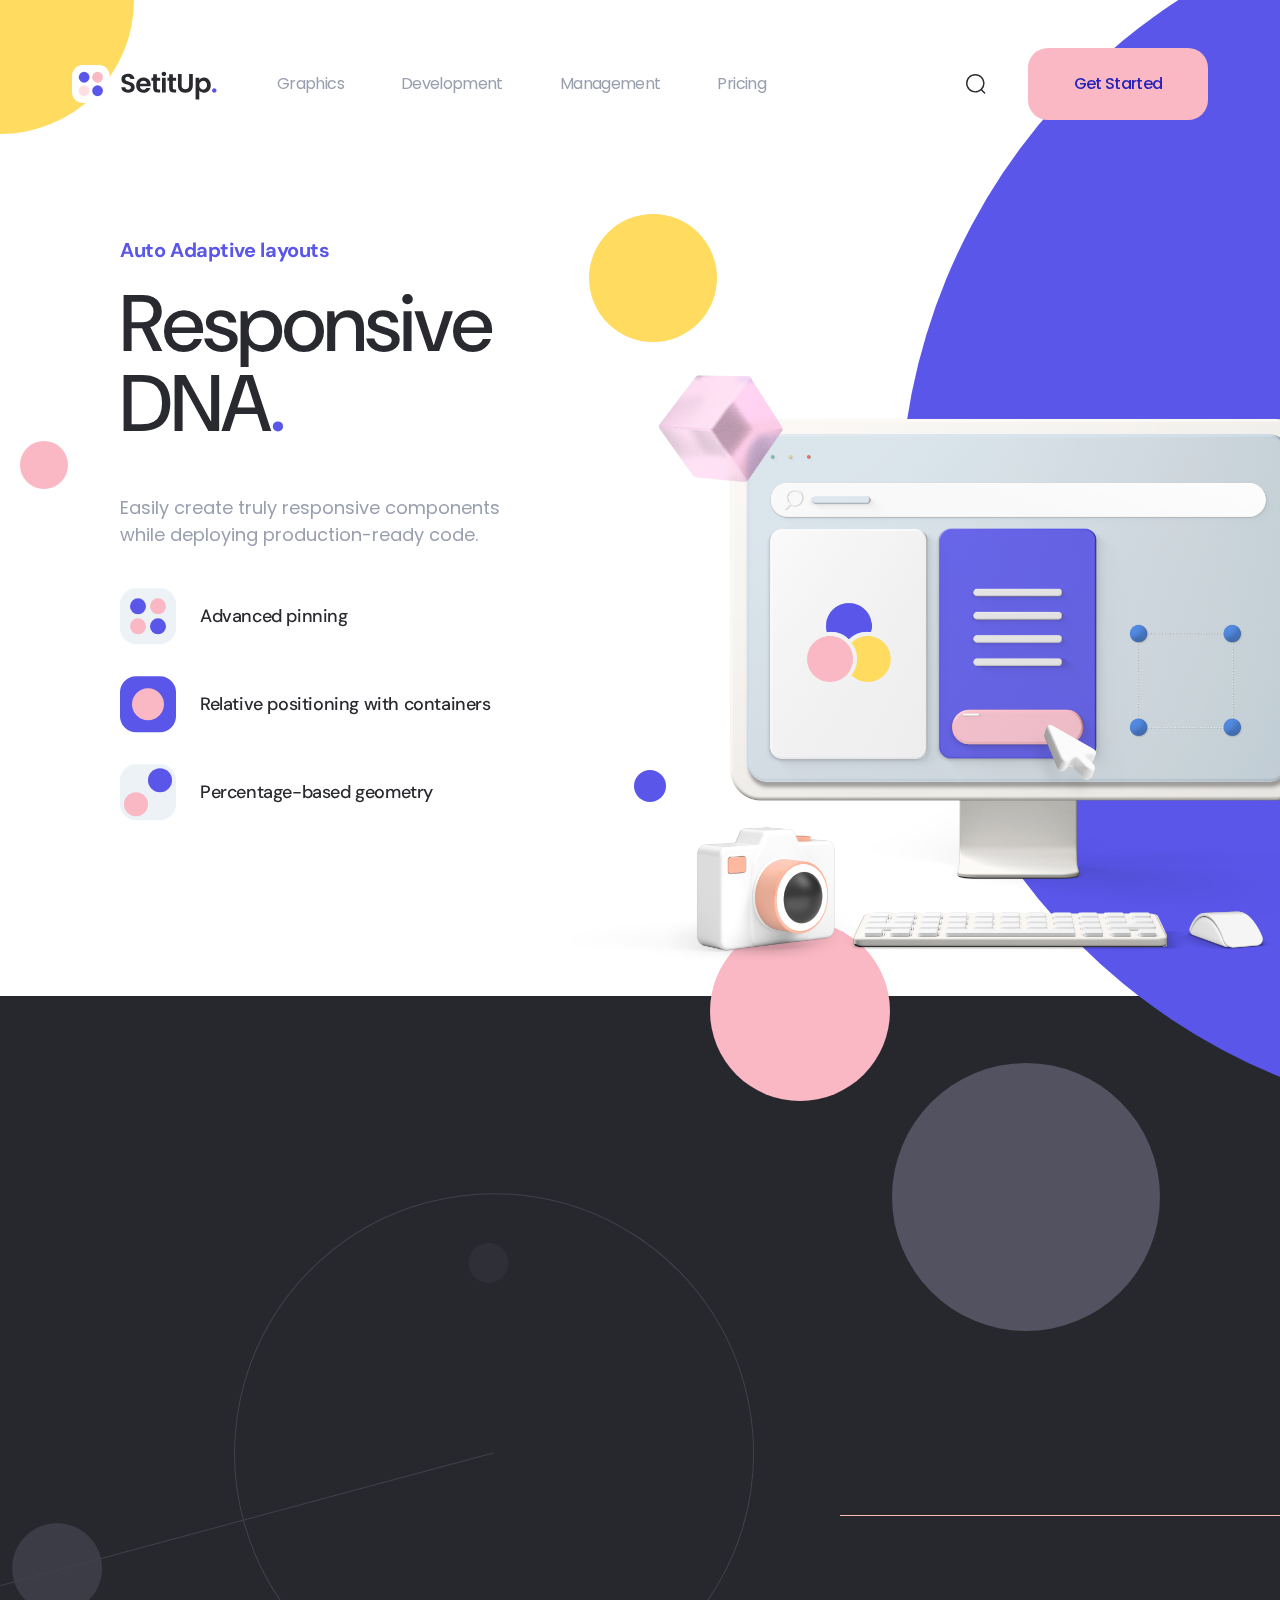
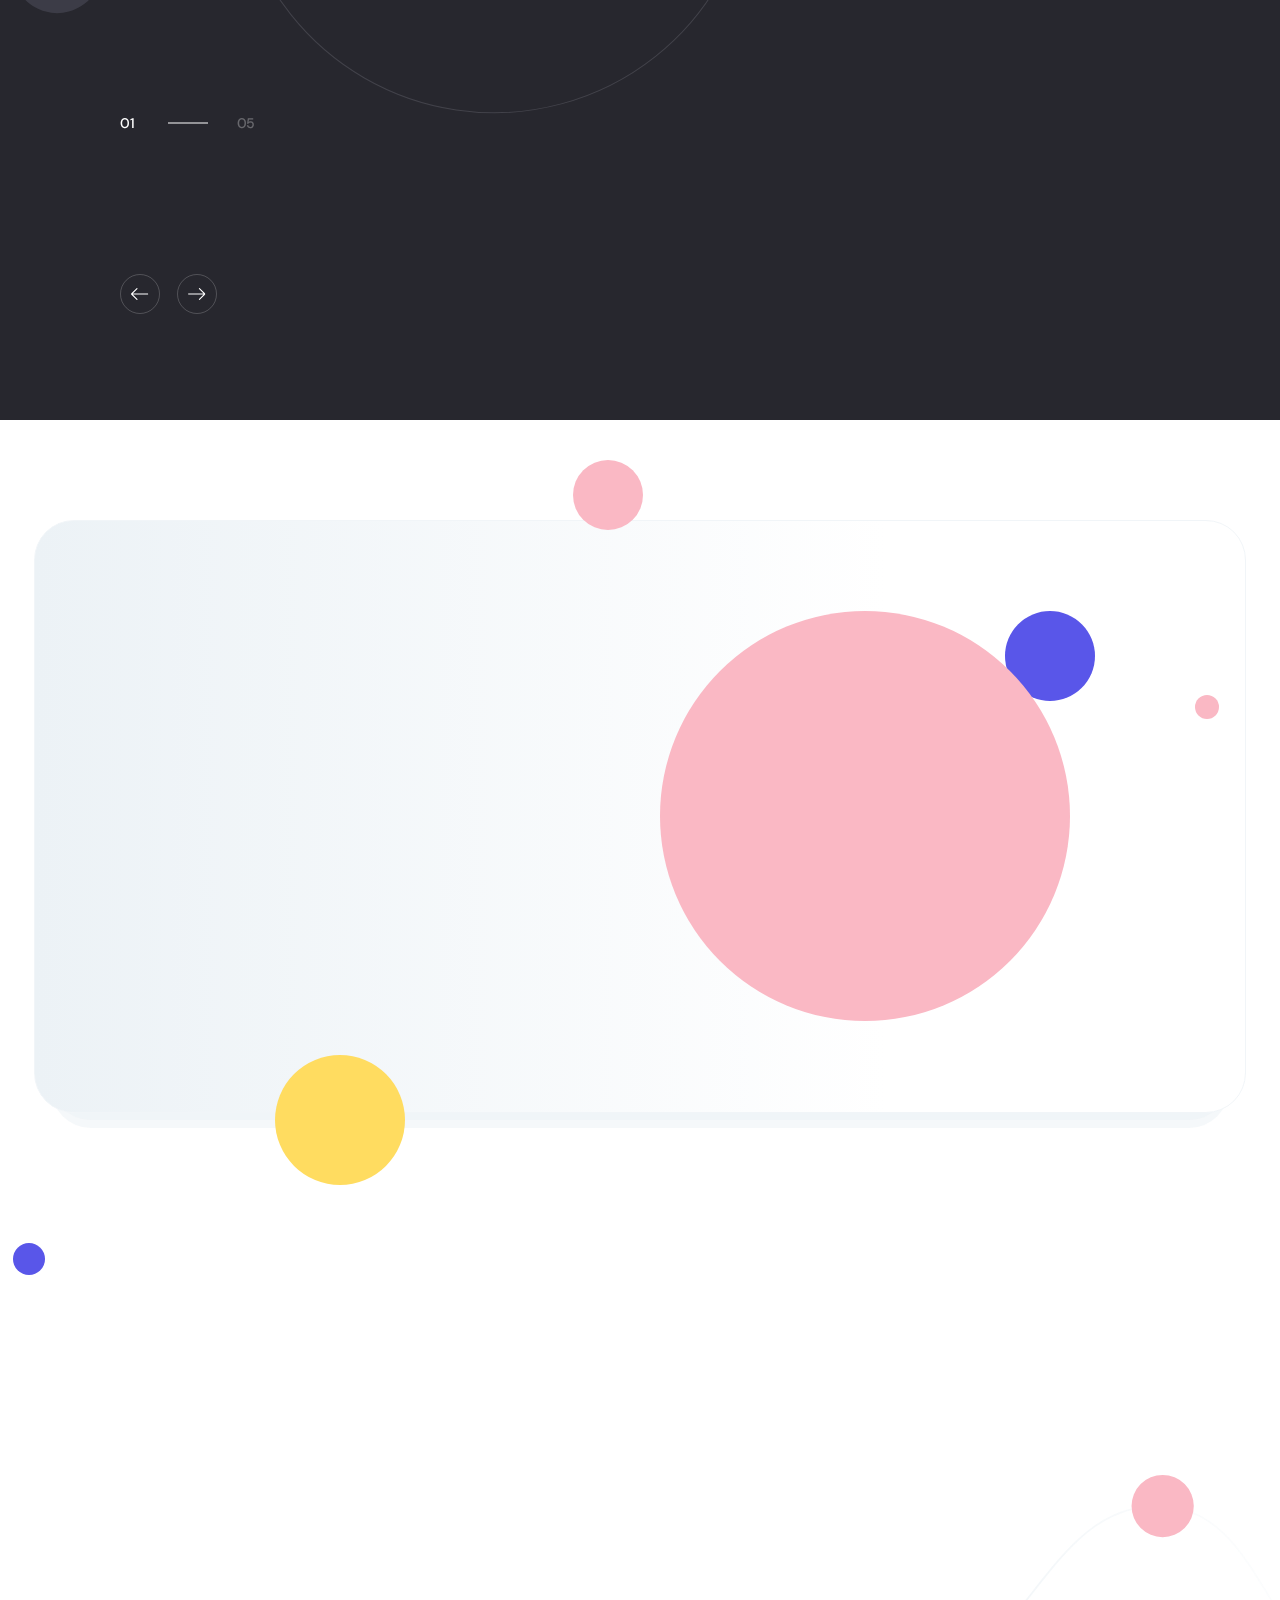
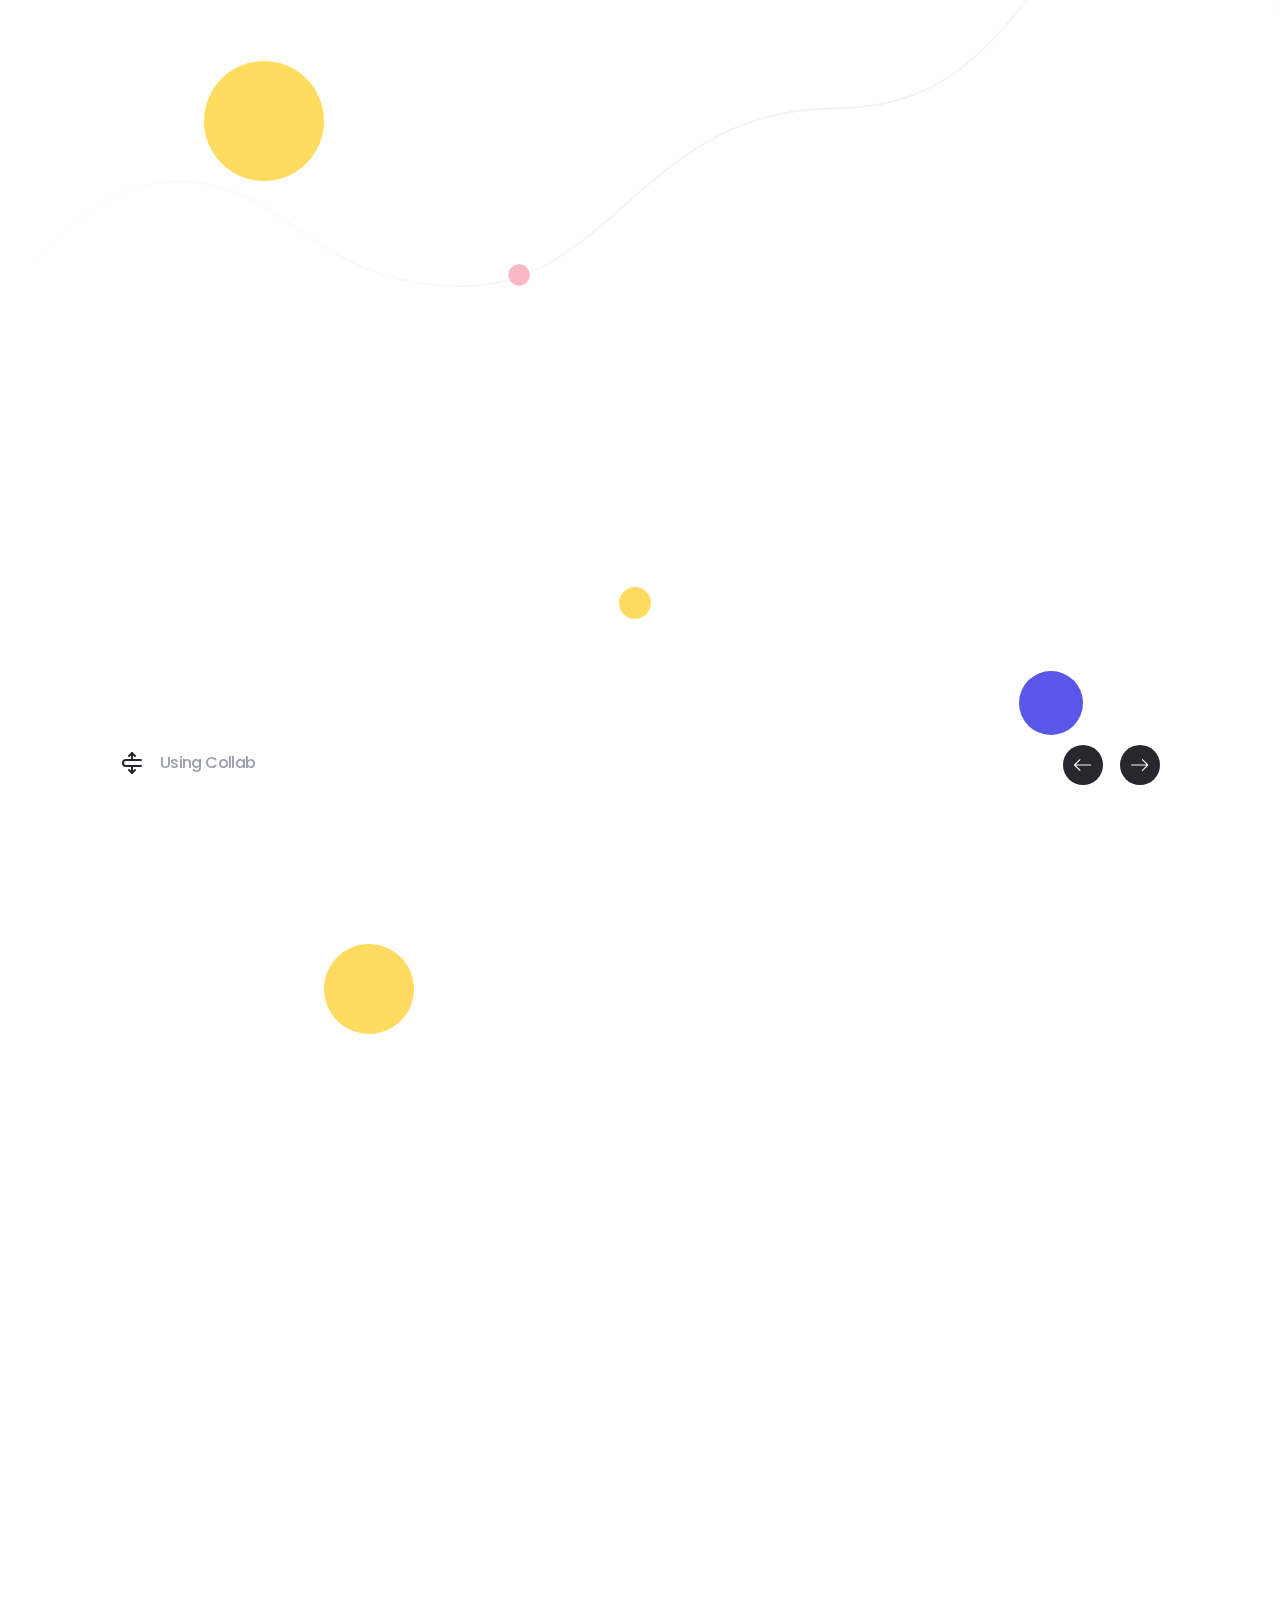
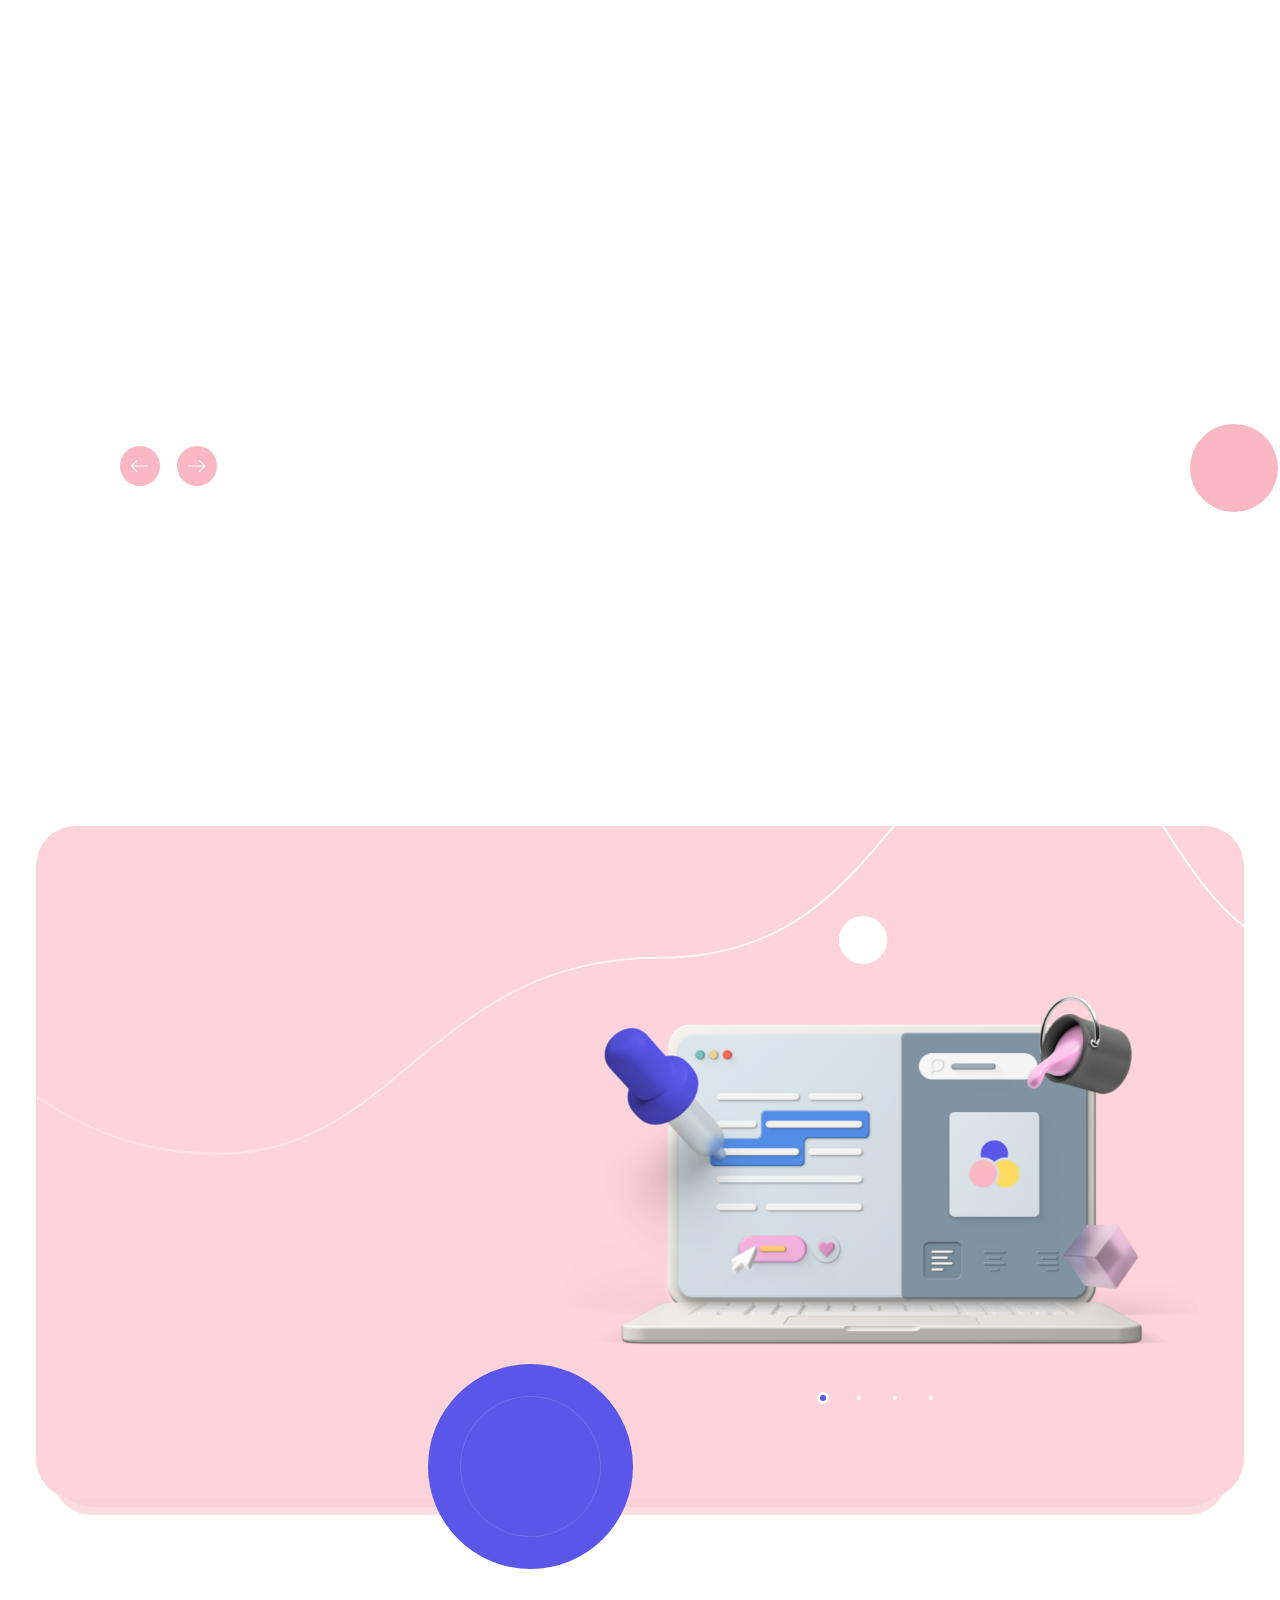
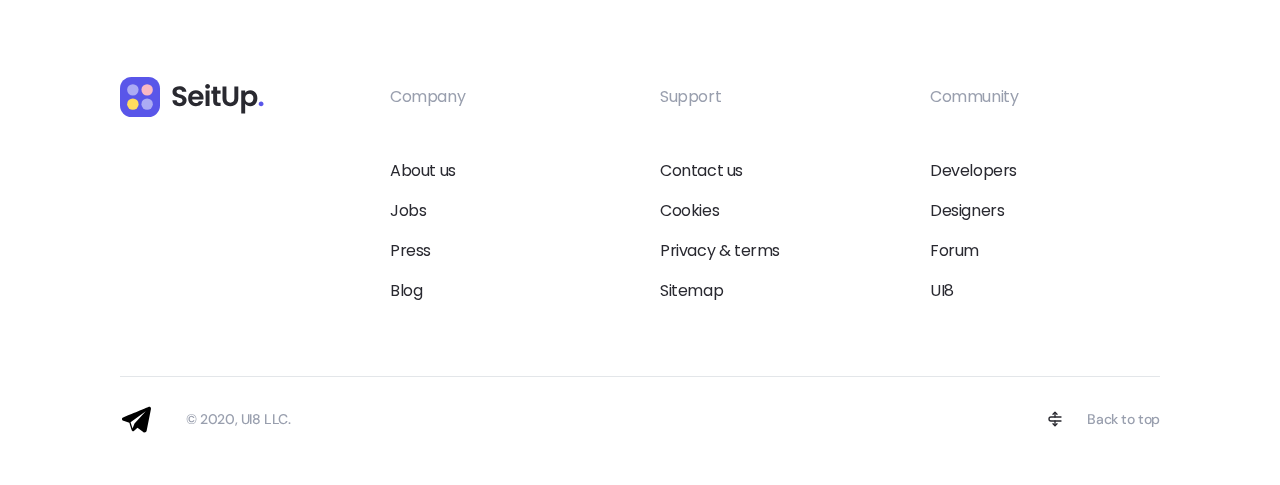
<file: development.html>
<!DOCTYPE html>
<html lang="en">
  <head>
    <meta charset="utf-8">
    <title>Setitup - Template</title>
   
    <link rel="stylesheet" media="all" href="css/app.css">
    <script>var viewportmeta = document.querySelector('meta[name="viewport"]');
if (viewportmeta) {
  if (screen.width < 375) {
    var newScale = screen.width / 375;
    viewportmeta.content = 'width=375, minimum-scale=' + newScale + ', maximum-scale=1.0, user-scalable=no, initial-scale=' + newScale + '';
  } else {
    viewportmeta.content = 'width=device-width, maximum-scale=1.0, initial-scale=1.0';
  }
}</script>
  </head>
  <body>
    <div class="page">
      <div class="main">
        <div class="header js-header" id="header">
          <div class="header__center center"><button class="header__burger js-header-burger"><span></span></button><a class="header__logo" href="index.html"><img class="header__pic" src="img/logo.svg" alt=""></a>
            <div class="header__wrap js-header-wrap">
              <nav class="header__nav"><a class="header__item" href="graphic.html">Graphics</a><a class="header__item" href="development.html">Development</a><a class="header__item" href="management.html">Management</a><a class="header__item" href="pricing.html">Pricing</a>
                <div class="header__item js-header-item">
                  <div class="header__body js-header-body">
                    <div class="header__center center">
                      
                    </div>
                  </div>
                </div>
              </nav>
              <div class="header__photo"><img class="header__pic" src="img/menu-pic.png" alt=""></div>
            </div>
            <div class="header__search js-header-search"><button class="header__open js-header-open"><svg class="icon icon-search">
                  <use xlink:href="img/sprite.svg#icon-search"></use>
                </svg></button>
              <div class="header__field"><input class="header__input" type="text" placeholder="Search ..."></div>
            </div><a class="header__btn btn btn_pink" href="login.html">Get Started</a>
          </div>
          <div class="header__bg js-header-bg"></div>
        </div>
                <div class="main__circles">
            <div class="main__circle"></div>
            <div class="main__circle js-rellax" data-rellax-speed="2"></div>
            <div class="main__circle js-rellax" data-rellax-speed="1"></div>
            <div class="main__circle js-rellax" data-rellax-speed="2"></div>
            <div class="main__circle js-rellax" data-rellax-speed=".3"></div>
            <div class="main__circle"></div>
            <div class="main__circle js-rellax" data-rellax-speed="1"></div>
          </div>
        <div class="layouts">
        <div class="layouts__center center">
          <div class="layouts__wrap">
            <div class="layouts__head" data-aos="animation-scale-y">
              <div class="layouts__stage stage">Auto Adaptive layouts</div>
              <h2 class="layouts__title title">Responsive DNA<span class="title__color">.</span></h2>
            </div>
            <div class="layouts__info info" data-aos="animation-scale-y">Easily create truly responsive components while deploying production-ready code.</div>
            <div class="layouts__list">
              <div class="layouts__item" data-aos="animation-scale-y">
                <div class="layouts__icon"><img class="layouts__pic" src="img/layout-1.svg" alt=""></div>
                <div class="layouts__text">Advanced pinning</div>
              </div>
              <div class="layouts__item" data-aos="animation-scale-y">
                <div class="layouts__icon"><img class="layouts__pic" src="img/layout-2.svg" alt=""></div>
                <div class="layouts__text">Relative positioning with containers</div>
              </div>
              <div class="layouts__item" data-aos="animation-scale-y">
                <div class="layouts__icon"><img class="layouts__pic" src="img/layout-3.svg" alt=""></div>
                <div class="layouts__text">Percentage-based geometry</div>
              </div>
            </div>
          </div>
          <div class="layouts__view" data-aos>
            
            <div class="layouts__preview"><img class="layouts__pic" src="img/dev-hero.png" alt=""></div>
            
          </div>
        </div>
      </div>
      </div>
      
      <div class="features js-features">
        <div class="features__center center">
          <div class="features__head" data-aos="animation-scale-y">
            <div class="features__stage stage">Features</div>
            <div class="features__box">
              <h2 class="features__title title">The world’s most powerful design tool.</h2>
              <div class="features__info info">Simultaneously design, code and collaborate with your team all from one place.</div>
            </div>
          </div>
          <div class="features__body">
            <div class="features__container">
              <div class="features__slider js-features-slider">
                <div class="features__slide" data-aos="animation-scale-y">
                  <div class="features__details">
                    <div class="features__preview"><img class="features__picx" src="img/plant-big.png" alt=""></div>
                    <div class="features__category">Import Photos & Videos</div>
                    <div class="features__text">Simply drag and drop photos and videos into your workspace to automatically add them to your Collab Cloud library.</div><a class="features__link" href="#">Find out more</a>
                  </div>
                </div>
                <div class="features__slide" data-aos="animation-scale-y" data-aos-delay="200">
                  <div class="features__details">
                    <div class="features__preview"><img class="features__pic" src="img/design-bigg.png" alt=""></div>
                    <div class="features__category">Calendar API Built-In</div>
                    <div class="features__text">Kickstart your design process for a wide variety of apps such as calendar, analytics, virtual assistant, file manager.</div><a class="features__link" href="#">Find out more</a>
                  </div>
                </div>
                <div class="features__slide">
                  <div class="features__details">
                    <div class="features__preview"><img class="features__picz" src="img/cursor-big.png" alt=""></div>
                    <div class="features__category">Import Photos & Videos</div>
                    <div class="features__text">Simply drag and drop photos and videos into your workspace to automatically add them to your Collab Cloud library.</div><a class="features__link" href="#">Find out more</a>
                  </div>
                </div>
                <div class="features__slide">
                  <div class="features__details">
                    <div class="features__preview"><img class="features__picb" src="img/color-big.png" alt=""></div>
                    <div class="features__category">Calendar API Built-In</div>
                    <div class="features__text">Kickstart your design process for a wide variety of apps such as calendar, analytics, virtual assistant, file manager.</div><a class="features__link" href="#">Find out more</a>
                  </div>
                </div>
                <div class="features__slide">
                  <div class="features__details">
                    <div class="features__preview"><img class="features__picv" src="img/saxxx-big.png" alt=""></div>
                    <div class="features__category">Import Photos & Videos</div>
                    <div class="features__text">Simply drag and drop photos and videos into your workspace to automatically add them to your Collab Cloud library.</div><a class="features__link" href="#">Find out more</a>
                  </div>
                </div>
              </div>
            </div>
            <div class="features__status js-features-status"></div>
          </div>
        </div>
        <div class="features__circle js-rellax" data-rellax-speed="-.7"></div>
        <div class="features__bg" data-aos data-aos-duration="1000"><img class="features__pic" src="img/features-pic-1.svg" alt=""></div>
      </div>
      <div class="like">
        <div class="like__center center">
          <div class="like__container">
            <div class="like__wrap">
              <h2 class="like__title title" data-aos="animation-scale-x">Native-like Prototying<span class="title__color">.</span></h2>
              <div class="like__text" data-aos="animation-scale-x" data-aos-delay="150">
                <p>With Collab Smart Prototype you create your interactions and animations once and store as presets in the cloud for future use.</p>
                <p>Use the Collab App to test in real-time.</p>
              </div>
              <div class="like__btn" data-aos="animation-scale-x" data-aos-delay="300"><button class="btn btn_purple">See Sample Prototype</button></div>
            </div>
            <div class="like__preview" data-aos><img class="like__pic" src="img/hand-1.png" alt=""></div>
            <div class="like__circle"></div>
            <div class="like__circles">
              <div class="like__circle"></div>
              <div class="like__circle js-rellax" data-rellax-speed="-1"></div>
              <div class="like__circle js-rellax" data-rellax-speed=".8"></div>
              <div class="like__circle"></div>
              <div class="like__circle"></div>
            </div>
          </div>
        </div>
      </div>
      <div class="speed">
        <div class="speed__center center">
          <div class="speed__wrap">
            <div class="speed__head" data-aos="animation-scale-y">
              <div class="speed__stage stage">Collab is fast, super fast.</div>
              <h2 class="speed__title title">Speed up <br>your <br>workflow<span class="title__color">.</span></h2>
              <div class="speed__text">Essentially no lag, no matter the size of the file, even on mobile devices.</div>
            </div>
            <div class="speed__number" data-aos="animation-scale-y"><span>8.1</span>x</div>
          </div>
        </div>
        <div class="speed__line"><img class="speed__pic" src="img/line.svg" alt=""></div>
        <div class="speed__preview" data-aos>
          <div class="speed__graphic"><img class="speed__pic" src="img/Realtime.png" alt=""></div>
          <div class="speed__plant"><img class="speed__picx js-parallax" data-scale="1.3" data-orientation="left" src="img/- Cube.png" alt=""></div>
        </div>
        <div class="speed__circles">
          <div class="speed__circle js-rellax" data-rellax-speed="-1"></div>
          <div class="speed__circle js-rellax" data-rellax-speed="1"></div>
          <div class="speed__circle"></div>
        </div>
      </div>
      <div class="design">
        <div class="design__center center">
          
         
          <div class="design__circles">
            <div class="design__circle js-rellax" data-rellax-speed="1"></div>
            <div class="design__circle"></div>
            <div class="design__circle js-rellax" data-rellax-speed=".5"></div>
          </div>
          <div class="design__body"><a class="design__scroll" href="#">
              <div class="design__icon"><img class="design__pic" src="img/scroll.svg" alt=""></div>
              <div class="design__text">Using Collab</div>
            </a>
            <div class="design__container">
              <div class="design__slider js-design-slider">
                <div class="design__slide" data-aos="animation-translate-y" data-aos-delay="0">
                  <div class="design__view">
                    <div class="design__preview"><img class="design__pic" src="img/design-pic-1.png" alt=""></div>
                  </div>
                  <div class="design__details">
                    <div class="design__category">Design</div>
                    <div class="design__info">Automation Color Picker</div>
                    <div class="design__text">Use the smart color picker to easily select and apply colors.</div><a class="design__link" href="login.html">Get started<svg class="icon icon-arrow-right">
                        <use xlink:href="img/sprite.svg#icon-arrow-right"></use>
                      </svg></a>
                  </div>
                </div>
                <div class="design__slide" data-aos="animation-translate-y" data-aos-delay="200">
                  <div class="design__view">
                    <div class="design__preview"><img class="design__pic" src="img/design-pic-2.png" alt=""></div>
                  </div>
                  <div class="design__details">
                    <div class="design__category">Build</div>
                    <div class="design__info">Component Builder Guide</div>
                    <div class="design__text">Using the Component Builder with your projects.</div><a class="design__link" href="login.html">Get started<svg class="icon icon-arrow-right">
                        <use xlink:href="img/sprite.svg#icon-arrow-right"></use>
                      </svg></a>
                  </div>
                </div>
                <div class="design__slide" data-aos="animation-translate-y" data-aos-delay="400">
                  <div class="design__view">
                    <div class="design__preview"><img class="design__pic" src="img/design-pic-3.png" alt=""></div>
                  </div>
                  <div class="design__details">
                    <div class="design__category">Ship</div>
                    <div class="design__info">Cross-platform Deployment</div>
                    <div class="design__text">Deploy your projects more efficiently for web &amp; mobile.</div><a class="design__link" href="login.html">Get started<svg class="icon icon-arrow-right">
                        <use xlink:href="img/sprite.svg#icon-arrow-right"></use>
                      </svg></a>
                  </div>
                </div>
                <div class="design__slide" data-aos="animation-translate-y">
                  <div class="design__view">
                    <div class="design__preview"><img class="design__pic" src="img/design-pic-1.png" alt=""></div>
                  </div>
                  <div class="design__details">
                    <div class="design__category">Design</div>
                    <div class="design__info">Automation Color Picker</div>
                    <div class="design__text">Use the smart color picker to easily select and apply colors.</div><a class="design__link" href="login.html">Get started<svg class="icon icon-arrow-right">
                        <use xlink:href="img/sprite.svg#icon-arrow-right"></use>
                      </svg></a>
                  </div>
                </div>
                <div class="design__slide" data-aos="animation-translate-y">
                  <div class="design__view">
                    <div class="design__preview"><img class="design__pic" src="img/design-pic-2.png" alt=""></div>
                  </div>
                  <div class="design__details">
                    <div class="design__category">Build</div>
                    <div class="design__info">Component Builder Guide</div>
                    <div class="design__text">Using the Component Builder with your projects.</div><a class="design__link" href="login.html">Get started<svg class="icon icon-arrow-right">
                        <use xlink:href="img/sprite.svg#icon-arrow-right"></use>
                      </svg></a>
                  </div>
                </div>
              </div>
            </div>
          </div>
        </div>
      </div>
      <div class="teams">
        <div class="teams__center center">
          <div class="teams__head" data-aos="animation-scale-y">
            <div class="teams__stage stage">Team Collaboration Redefined</div>
            <h2 class="teams__title title">Helping world-class teams design faster together<span class="title__color">.</span></h2>
          </div>
          <div class="teams__body">
            <div class="teams__col" data-aos="animation-scale-y">
              <h3 class="teams__title title title_sm">What others are&nbsp;saying</h3>
            </div>
            <div class="teams__col">
              <div class="teams__container">
                <div class="teams__slider js-teams-slider">
                  <div class="teams__slide" data-aos="animation-scale-y" data-aos-delay="200">
                    <div class="teams__line" style="background-color: #5956E9;"></div>
                    <div class="teams__name" style="color: #C75C6F;">UI8</div>
                    <div class="teams__text">“ Collab is fast. Files are always up to date. <br>It’s easy to share designs across the organization, so collaboration is easy ”</div>
                    <div class="teams__user">
                      <div class="teams__ava"><img class="teams__pic" src="img/ui8.png" alt=""></div>
                      <div class="teams__box">
                        <div class="teams__man">Dash</div>
                        <div class="teams__login">Founder @UI8</div>
                      </div>
                    </div>
                  </div>
                  <div class="teams__slide" data-aos="animation-scale-y" data-aos-delay="400">
                    <div class="teams__line" style="background-color: #FAB8C4;"></div>
                    <div class="teams__name" style="color: #5956E9;">Bento</div>
                    <div class="teams__text">“ Collab is fast. Files are always up to date. <br>It’s easy to share designs across the organization, so collaboration is easy ”</div>
                    <div class="teams__user">
                      <div class="teams__ava"><img class="teams__pic" src="img/ava-1.png" alt=""></div>
                      <div class="teams__box">
                        <div class="teams__man">Emily</div>
                        <div class="teams__login">Founder @Bento</div>
                      </div>
                    </div>
                  </div>
                  <div class="teams__slide">
                    <div class="teams__line" style="background-color: #5956E9;"></div>
                    <div class="teams__name" style="color: #C75C6F;">UI8</div>
                    <div class="teams__text">“ Collab is fast. Files are always up to date. <br>It’s easy to share designs across the organization, so collaboration is easy ”</div>
                    <div class="teams__user">
                      <div class="teams__ava"><img class="teams__pic" src="img/ui8.png" alt=""></div>
                      <div class="teams__box">
                        <div class="teams__man">Dash</div>
                        <div class="teams__login">Founder @UI8</div>
                      </div>
                    </div>
                  </div>
                  <div class="teams__slide">
                    <div class="teams__line" style="background-color: #FAB8C4;"></div>
                    <div class="teams__name" style="color: #5956E9;">Bento</div>
                    <div class="teams__text">“ Collab is fast. Files are always up to date. <br>It’s easy to share designs across the organization, so collaboration is easy ”</div>
                    <div class="teams__user">
                      <div class="teams__ava"><img class="teams__pic" src="img/ava-1.png" alt=""></div>
                      <div class="teams__box">
                        <div class="teams__man">Emily</div>
                        <div class="teams__login">Founder @Bento</div>
                      </div>
                    </div>
                  </div>
                </div>
              </div>
            </div>
          </div>
        </div>
        <div class="teams__circle js-rellax" data-rellax-speed="1"></div>
      </div>
      
      <div class="package js-package">
        <div class="package__center center">
          <div class="package__container">
            <div class="package__wrap">
              <div class="package__slider js-package-slider">
                <div class="package__slide">
                  <div class="package__row">
                    <div class="package__details" data-aos data-aos-duration="600" data-aos-delay="400">
                      <div class="package__category">
                        <div class="package__icon"><img class="package__pic" src="img/smile-2.svg" alt=""></div>
                        <div class="package__text">Awesome feature</div>
                      </div>
                      <h3 class="package__title title title_sm">Ultimate features</h3>
                      <div class="package__info">It’s easy to share designs across the organization, so team collaboration is fast and easy.</div>
                      <div class="package__list"><a class="package__link" href="#">
                          <div class="package__icon"><img class="package__pic" src="img/layout-1.svg" alt=""></div>
                          <div class="package__text">Awesome website</div>
                        </a><a class="package__link" href="#">
                          <div class="package__icon"><img class="package__pic" src="img/layout-3.svg" alt=""></div>
                          <div class="package__text">Stunning interface</div>
                        </a></div>
                      <div class="package__btns">
                        <div class="package__arrows"><button class="package__arrow js-package-prev"><svg class="icon icon-arrow-prev">
                              <use xlink:href="img/sprite.svg#icon-arrow-prev"></use>
                            </svg></button><button class="package__arrow js-package-next"><svg class="icon icon-arrow-next">
                              <use xlink:href="img/sprite.svg#icon-arrow-next"></use>
                            </svg></button></div><a class="package__btn btn btn_purple" href="login.html">Get Started</a>
                      </div>
                    </div>
                    <div class="package__preview"><img class="package__pic" src="img/Laptop-design.png" alt=""></div>
                  </div>
                </div>
                <div class="package__slide">
                  <div class="package__row">
                    <div class="package__details" data-aos data-aos-duration="600" data-aos-delay="400">
                      <div class="package__category">
                        <div class="package__icon"><img class="package__pic" src="img/smile-2.svg" alt=""></div>
                        <div class="package__text">Awesome feature</div>
                      </div>
                      <h3 class="package__title title title_sm">Standard features</h3>
                      <div class="package__info">It’s easy to share designs across the organization, so team collaboration is fast and easy.</div>
                      <div class="package__list"><a class="package__link" href="#">
                          <div class="package__icon"><img class="package__pic" src="img/layout-1.svg" alt=""></div>
                          <div class="package__text">Awesome website</div>
                        </a><a class="package__link" href="#">
                          <div class="package__icon"><img class="package__pic" src="img/layout-3.svg" alt=""></div>
                          <div class="package__text">Stunning interface</div>
                        </a></div>
                      <div class="package__btns">
                        <div class="package__arrows"><button class="package__arrow js-package-prev"><svg class="icon icon-arrow-prev">
                              <use xlink:href="img/sprite.svg#icon-arrow-prev"></use>
                            </svg></button><button class="package__arrow js-package-next"><svg class="icon icon-arrow-next">
                              <use xlink:href="img/sprite.svg#icon-arrow-next"></use>
                            </svg></button></div><a class="package__btn btn btn_purple" href="login.html">Get Started</a>
                      </div>
                    </div>
                    <div class="package__preview"><img class="package__pic" src="img/laptop.png" alt=""></div>
                  </div>
                </div>
                <div class="package__slide">
                  <div class="package__row">
                    <div class="package__details" data-aos data-aos-duration="600" data-aos-delay="400">
                      <div class="package__category">
                        <div class="package__icon"><img class="package__pic" src="img/smile-2.svg" alt=""></div>
                        <div class="package__text">Awesome feature</div>
                      </div>
                      <h3 class="package__title title title_sm">Ultimate features</h3>
                      <div class="package__info">It’s easy to share designs across the organization, so team collaboration is fast and easy.</div>
                      <div class="package__list"><a class="package__link" href="#">
                          <div class="package__icon"><img class="package__pic" src="img/layout-1.svg" alt=""></div>
                          <div class="package__text">Awesome website</div>
                        </a><a class="package__link" href="#">
                          <div class="package__icon"><img class="package__pic" src="img/layout-3.svg" alt=""></div>
                          <div class="package__text">Stunning interface</div>
                        </a></div>
                      <div class="package__btns">
                        <div class="package__arrows"><button class="package__arrow js-package-prev"><svg class="icon icon-arrow-prev">
                              <use xlink:href="img/sprite.svg#icon-arrow-prev"></use>
                            </svg></button><button class="package__arrow js-package-next"><svg class="icon icon-arrow-next">
                              <use xlink:href="img/sprite.svg#icon-arrow-next"></use>
                            </svg></button></div><a class="package__btn btn btn_purple" href="login.html">Get Started</a>
                      </div>
                    </div>
                    <div class="package__preview"><img class="package__pic" src="img/laptop.png" alt=""></div>
                  </div>
                </div>
                <div class="package__slide">
                  <div class="package__row">
                    <div class="package__details" data-aos data-aos-duration="600" data-aos-delay="400">
                      <div class="package__category">
                        <div class="package__icon"><img class="package__pic" src="img/smile-2.svg" alt=""></div>
                        <div class="package__text">Awesome feature</div>
                      </div>
                      <h3 class="package__title title title_sm">Standard features</h3>
                      <div class="package__info">It’s easy to share designs across the organization, so team collaboration is fast and easy.</div>
                      <div class="package__list"><a class="package__link" href="#">
                          <div class="package__icon"><img class="package__pic" src="img/layout-1.svg" alt=""></div>
                          <div class="package__text">Awesome website</div>
                        </a><a class="package__link" href="#">
                          <div class="package__icon"><img class="package__pic" src="img/layout-3.svg" alt=""></div>
                          <div class="package__text">Stunning interface</div>
                        </a></div>
                      <div class="package__btns">
                        <div class="package__arrows"><button class="package__arrow js-package-prev"><svg class="icon icon-arrow-prev">
                              <use xlink:href="img/sprite.svg#icon-arrow-prev"></use>
                            </svg></button><button class="package__arrow js-package-next"><svg class="icon icon-arrow-next">
                              <use xlink:href="img/sprite.svg#icon-arrow-next"></use>
                            </svg></button></div><a class="package__btn btn btn_purple" href="login.html">Get Started</a>
                      </div>
                    </div>
                    <div class="package__preview"><img class="package__pic" src="img/laptop.png" alt=""></div>
                  </div>
                </div>
              </div>
              <div class="package__line"><img class="package__pic" src="img/line-1.svg" alt=""></div>
              <div class="package__circle" data-aos data-aos-duration="600"></div>
            </div>
            <div class="package__circles">
              <div class="package__circle"></div>
              <div class="package__circle"></div>
            </div>
          </div>
        </div>
      </div>

     
      <div class="footer js-footer">
        <div class="footer__center center">
          <div class="footer__row">
            <div class="footer__col"><a class="footer__logo" href="#"><img class="footer__pic" src="img/logo-dark.svg" alt=""></a></div>
            <div class="footer__col js-footer-col">
              <div class="footer__category js-footer-category">Company<svg class="icon icon-arrow-down">
                  <use xlink:href="img/sprite.svg#icon-arrow-down"></use>
                </svg></div>
              <div class="footer__menu js-footer-menu"><a class="footer__link" href="#">About us</a><a class="footer__link" href="#">Jobs</a><a class="footer__link" href="#">Press</a><a class="footer__link" href="#">Blog</a></div>
            </div>
            <div class="footer__col js-footer-col">
              <div class="footer__category js-footer-category">Support<svg class="icon icon-arrow-down">
                  <use xlink:href="img/sprite.svg#icon-arrow-down"></use>
                </svg></div>
              <div class="footer__menu js-footer-menu"><a class="footer__link" href="#">Contact us</a><a class="footer__link" href="#">Cookies</a><a class="footer__link" href="#">Privacy & terms</a><a class="footer__link" href="#">Sitemap</a></div>
            </div>
            <div class="footer__col js-footer-col">
              <div class="footer__category js-footer-category">Community<svg class="icon icon-arrow-down">
                  <use xlink:href="img/sprite.svg#icon-arrow-down"></use>
                </svg></div>
              <div class="footer__menu js-footer-menu"><a class="footer__link" href="#">Developers</a><a class="footer__link" href="#">Designers</a><a class="footer__link" href="#">Forum</a><a class="footer__link" href="#">UI8</a></div>
            </div>
          </div>
          <div class="footer__bottom"><a class="footer__company" href="https://ui8.net/" target="_blank"><img class="footer__pic" src="img/telegram.svg" alt=""></a>
            <div class="footer__copyright">© 2020, UI8 LLC.</div><a class="footer__scroll js-link-scroll" href="#header">
              <div class="footer__icon"><img class="footer__pic" src="img/scroll.svg" alt=""></div>
              <div class="footer__text">Back to top</div>
            </a>
          </div>
        </div>
      </div>
      <div class="popup mfp-hide" id="popup-contact">
        <div class="popup__wrap">
          <div class="popup__head"><a class="popup__logo" href="#"><img class="popup__pic" src="img/logo.svg" alt=""></a></div>
          <div class="popup__body">
            <div class="popup__title title">Get in touch<span class="title__color">.</span></div>
            <div class="popup__info">Enter your detail below</div>
            <form class="popup__form">
              <div class="popup__field field">
                <div class="field__label">Name</div>
                <div class="field__wrap">
                  <div class="field__icon"><img class="field__pic" src="img/user.svg" alt=""></div><input class="field__input" type="text" name="name" placeholder="Name">
                </div>
              </div>
              <div class="popup__field field">
                <div class="field__label">Email</div>
                <div class="field__wrap">
                  <div class="field__icon"><img class="field__pic" src="img/sending-mail.svg" alt=""></div><input class="field__input" type="email" name="email" placeholder="Email address">
                </div>
              </div>
              <div class="popup__field field field_textarea">
                <div class="field__label">Message</div>
                <div class="field__wrap">
                  <div class="field__icon"><img class="field__pic" src="img/message.svg" alt=""></div><textarea class="field__textarea" name="Message" placeholder="Message"></textarea>
                </div>
              </div><button class="popup__btn btn btn_purple" type="submit">Send now</button>
            </form>
            <div class="popup__circles">
              <div class="popup__circle"></div>
              <div class="popup__circle"></div>
            </div>
          </div>
          <div class="popup__bg">
            <div class="popup__preview"><img class="popup__pic" src="img/popup-pic-1.png" alt=""></div>
            <div class="popup__preview"><img class="popup__pic" src="img/cursor-1.png" alt=""></div>
          </div>
        </div>
      </div>
    </div>
    <script src="js/app.js"></script>
    <script src="js/common.js"></script>
  </body>
</html>
</file>
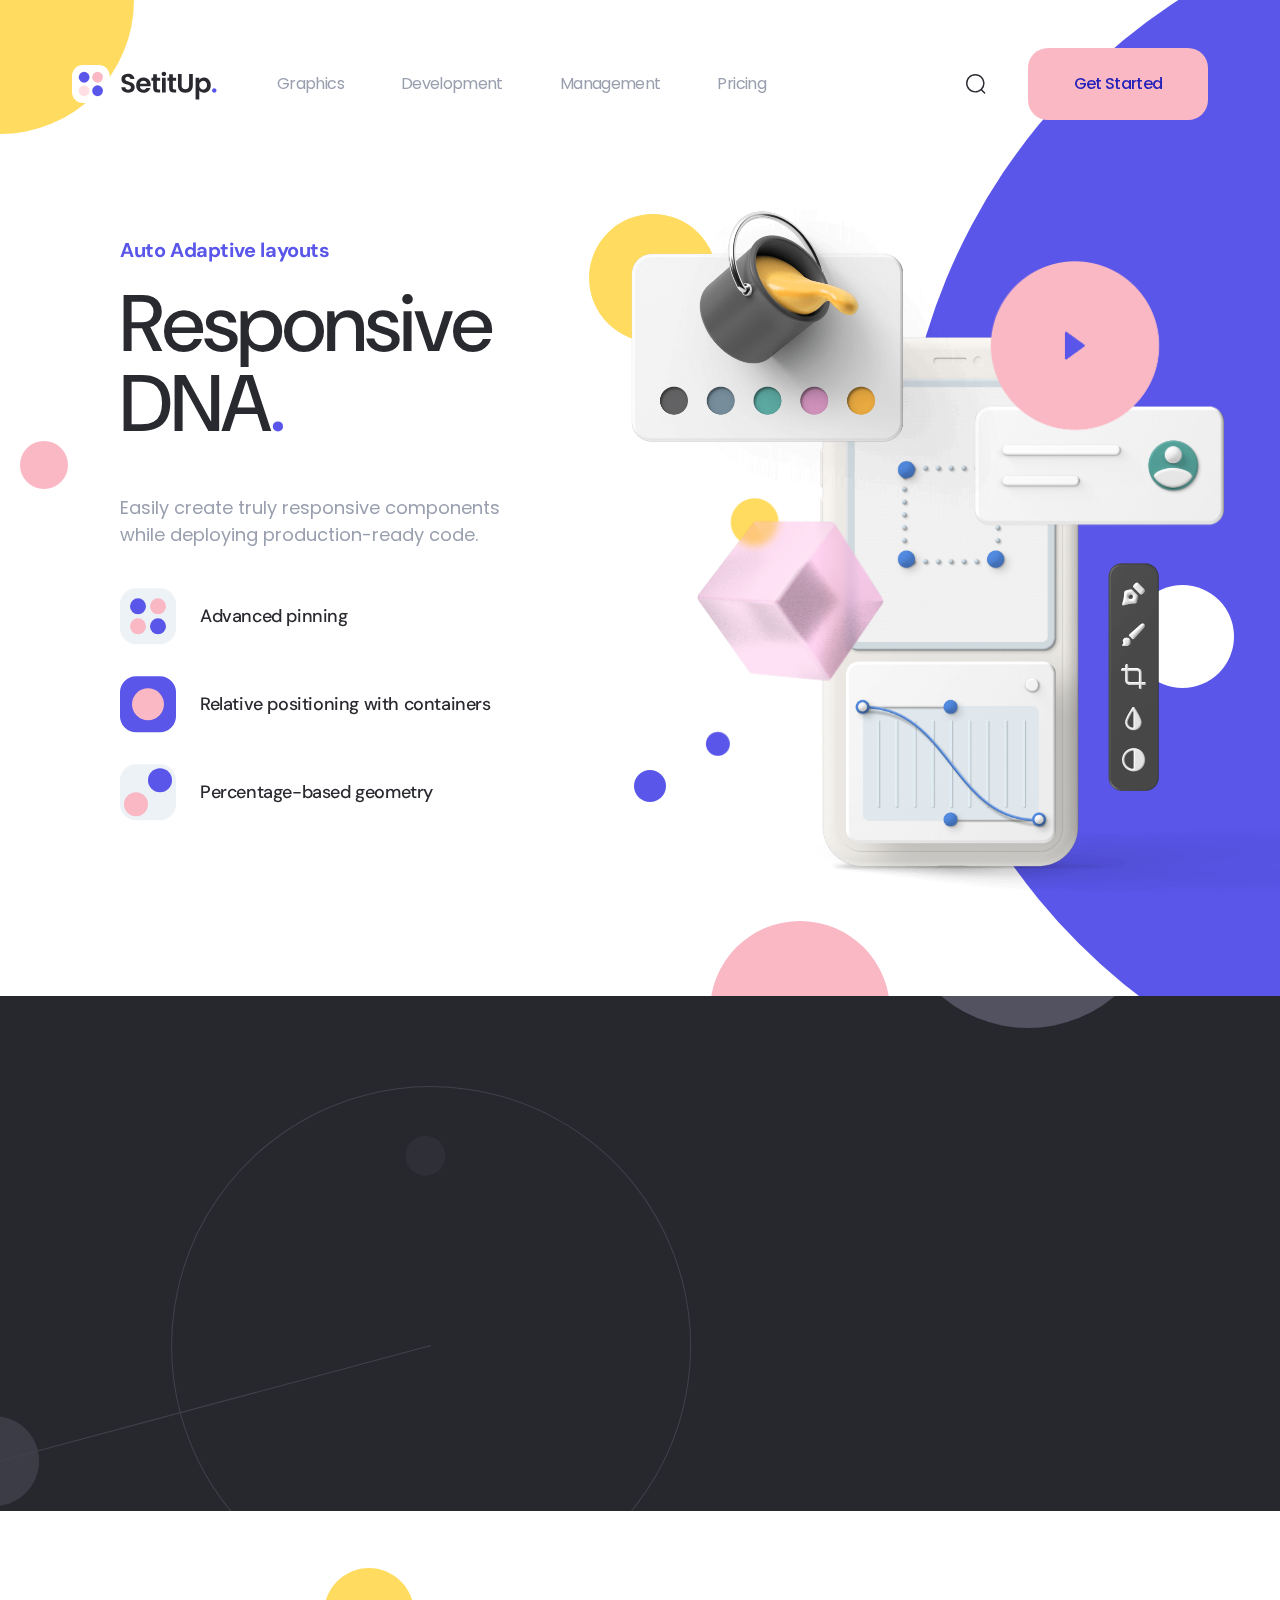
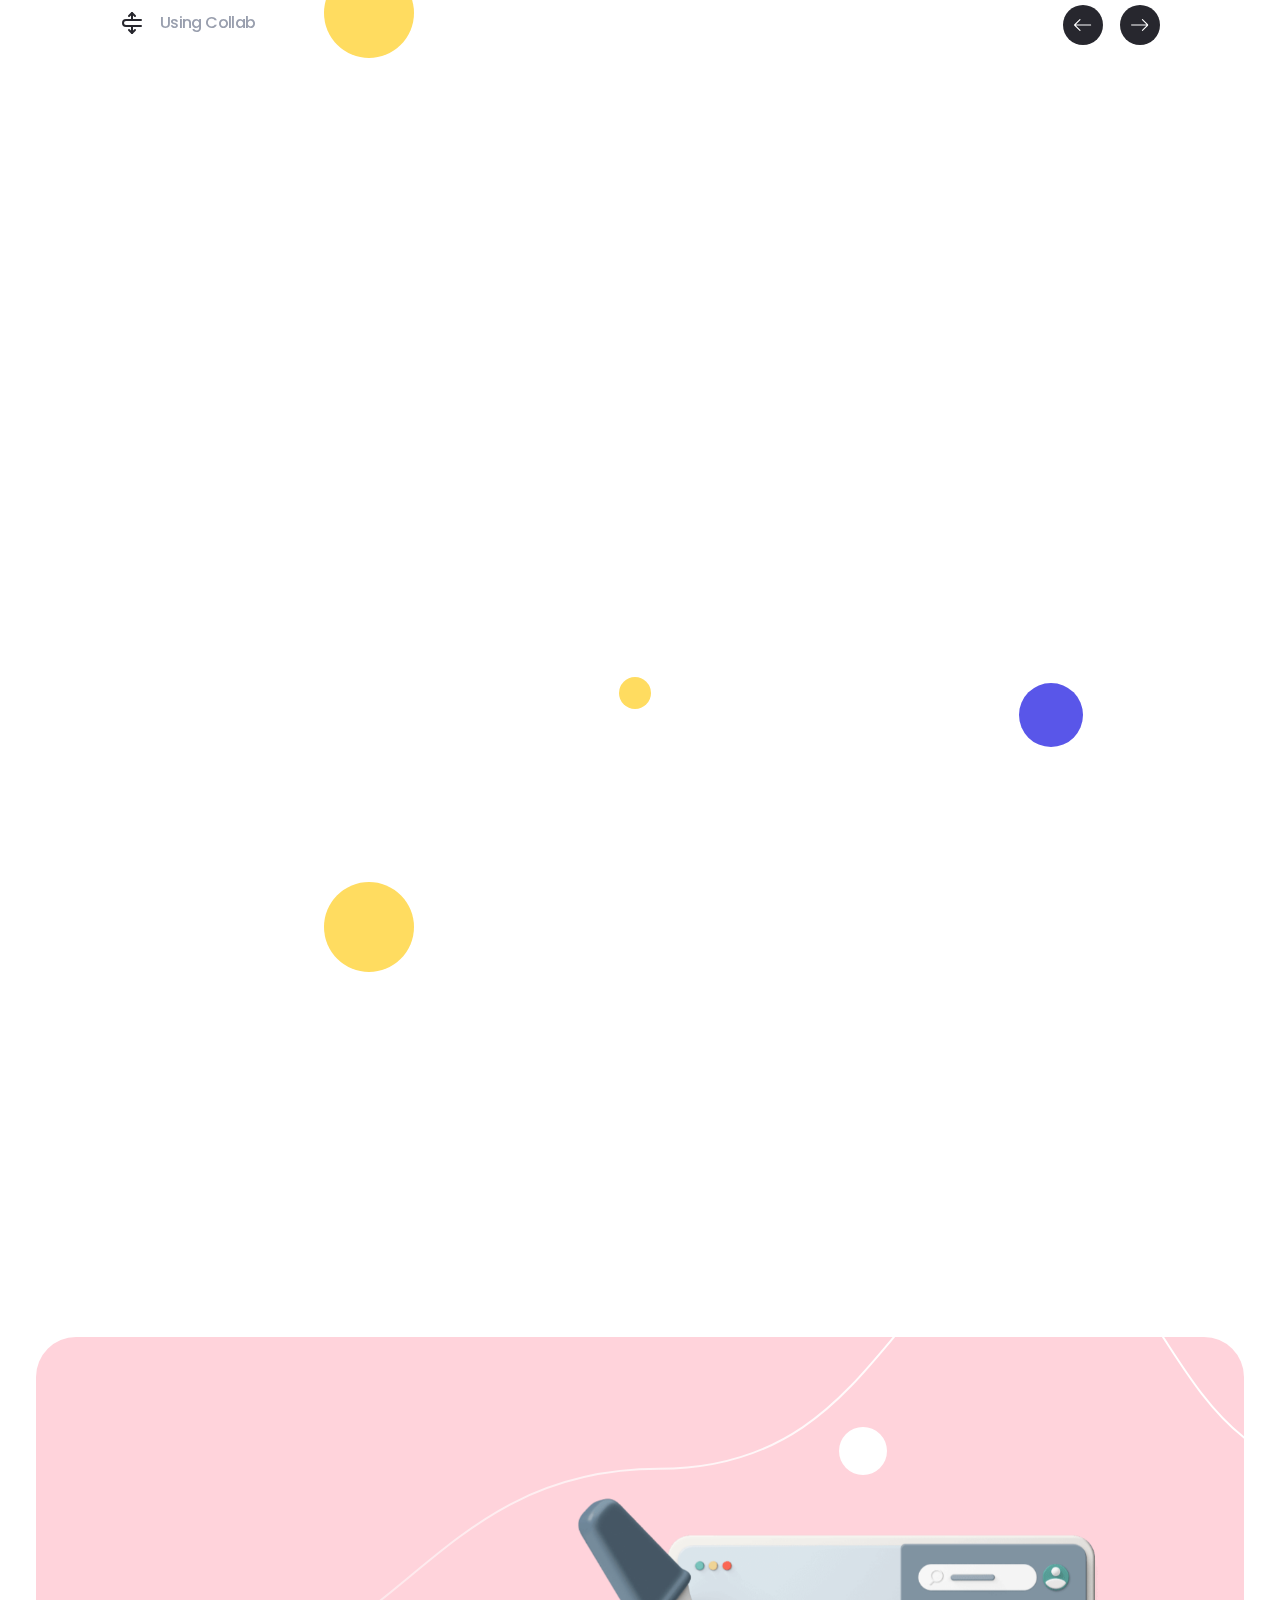
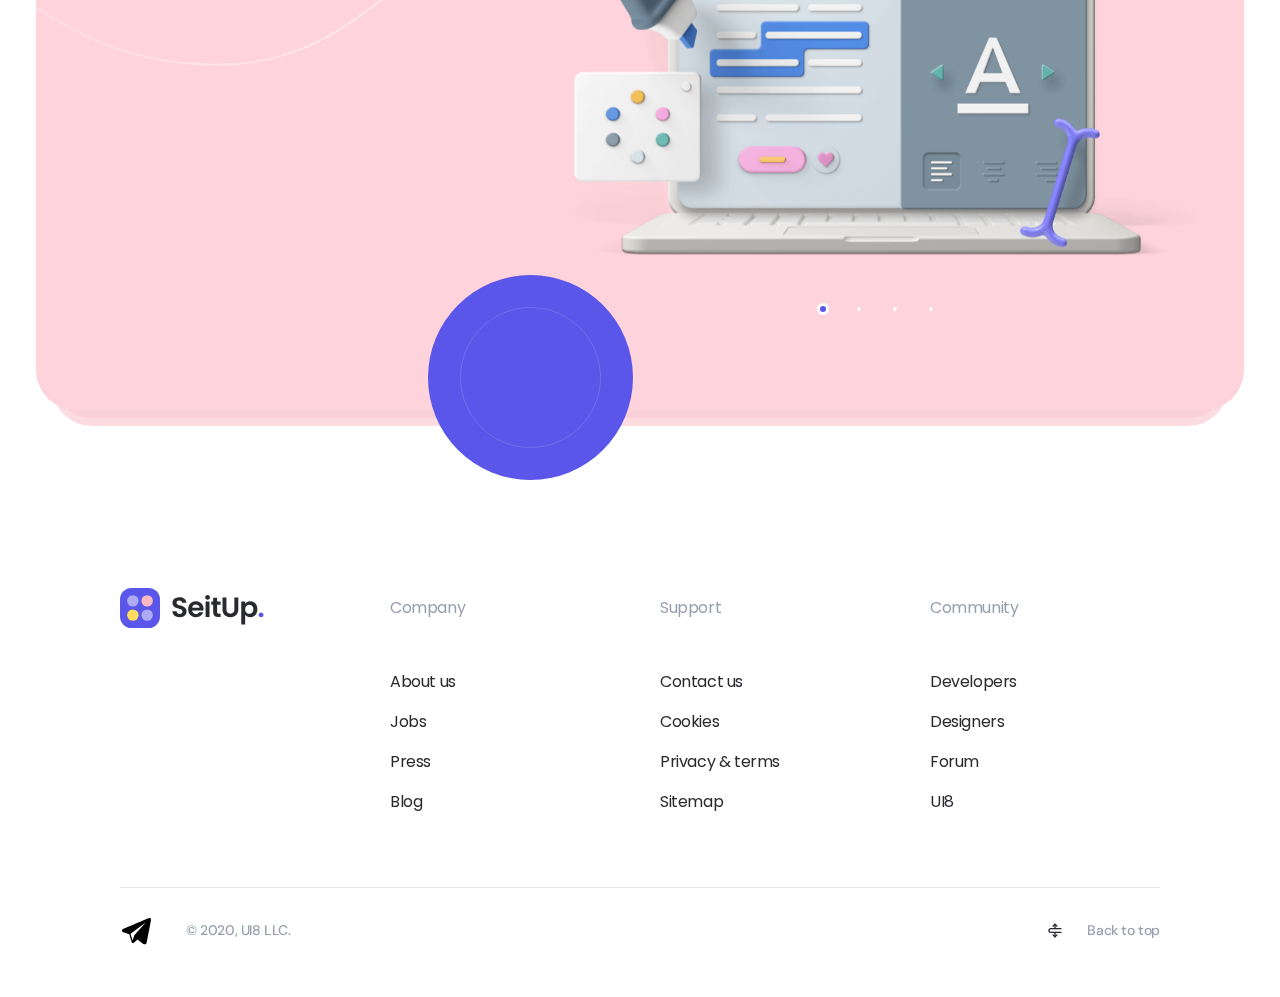
<file: graphic.html>
<!DOCTYPE html>
<html lang="en">
  <head>
    <meta charset="utf-8">
    <title>Setitup - Template</title>
   
    <link rel="stylesheet" media="all" href="css/app.css">
    <script>var viewportmeta = document.querySelector('meta[name="viewport"]');
if (viewportmeta) {
  if (screen.width < 375) {
    var newScale = screen.width / 375;
    viewportmeta.content = 'width=375, minimum-scale=' + newScale + ', maximum-scale=1.0, user-scalable=no, initial-scale=' + newScale + '';
  } else {
    viewportmeta.content = 'width=device-width, maximum-scale=1.0, initial-scale=1.0';
  }
}</script>
  </head>
  <body>
    <div class="page">
      <div class="main">
        <div class="header js-header" id="header">
          <div class="header__center center"><button class="header__burger js-header-burger"><span></span></button><a class="header__logo" href="index.html"><img class="header__pic" src="img/logo.svg" alt=""></a>
            <div class="header__wrap js-header-wrap">
              <nav class="header__nav"><a class="header__item" href="graphic.html">Graphics</a><a class="header__item" href="development.html">Development</a><a class="header__item" href="management.html">Management</a><a class="header__item" href="pricing.html">Pricing</a>
                <div class="header__item js-header-item">
                  <div class="header__body js-header-body">
                    <div class="header__center center">
                      
                    </div>
                  </div>
                </div>
              </nav>
              <div class="header__photo"><img class="header__pic" src="img/menu-pic.png" alt=""></div>
            </div>
            <div class="header__search js-header-search"><button class="header__open js-header-open"><svg class="icon icon-search">
                  <use xlink:href="img/sprite.svg#icon-search"></use>
                </svg></button>
              <div class="header__field"><input class="header__input" type="text" placeholder="Search ..."></div>
            </div><a class="header__btn btn btn_pink" href="login.html">Get Started</a>
          </div>
          <div class="header__bg js-header-bg"></div>
        </div>
        <div class="main__circles">
            <div class="main__circle"></div>
            <div class="main__circle js-rellax" data-rellax-speed="2"></div>
            <div class="main__circle js-rellax" data-rellax-speed="1"></div>
            <div class="main__circle js-rellax" data-rellax-speed="2"></div>
            <div class="main__circle js-rellax" data-rellax-speed=".3"></div>
            <div class="main__circle"></div>
            <div class="main__circle js-rellax" data-rellax-speed="1"></div>
          </div>
        <div class="layouts">
        <div class="layouts__center center">
          <div class="layouts__wrap">
            <div class="layouts__head" data-aos="animation-scale-y">
              <div class="layouts__stage stage">Auto Adaptive layouts</div>
              <h2 class="layouts__title title">Responsive DNA<span class="title__color">.</span></h2>
            </div>
            <div class="layouts__info info" data-aos="animation-scale-y">Easily create truly responsive components while deploying production-ready code.</div>
            <div class="layouts__list">
              <div class="layouts__item" data-aos="animation-scale-y">
                <div class="layouts__icon"><img class="layouts__pic" src="img/layout-1.svg" alt=""></div>
                <div class="layouts__text">Advanced pinning</div>
              </div>
              <div class="layouts__item" data-aos="animation-scale-y">
                <div class="layouts__icon"><img class="layouts__pic" src="img/layout-2.svg" alt=""></div>
                <div class="layouts__text">Relative positioning with containers</div>
              </div>
              <div class="layouts__item" data-aos="animation-scale-y">
                <div class="layouts__icon"><img class="layouts__pic" src="img/layout-3.svg" alt=""></div>
                <div class="layouts__text">Percentage-based geometry</div>
              </div>
            </div>
          </div>
          <div class="layouts__view" data-aos>
            <div class="layouts__preview"><img class="layouts__pic" src="img/layouts-pic-1.png" alt=""></div>
            <div class="layouts__preview"><img class="layouts__pic" src="img/layouts-pic-2.png" alt=""></div>
            <div class="layouts__preview"><img class="layouts__pic" src="img/layouts-pic-3.png" alt=""></div>
            <div class="layouts__preview"><img class="layouts__pic" src="img/layouts-pic-4.png" alt=""></div>
            <div class="layouts__preview"><img class="layouts__pic" src="img/layouts-pic-5.png" alt=""></div>
          </div>
        </div>
      </div>
      </div>
      <div class="partners">
        <div class="partners__center center">
          <div class="partners__head" data-aos="animation-scale-y">
            <div class="partners__stage stage">Clients</div>
            <div class="partners__details">
              <h2 class="partners__title title">More than 68,219 designers use Collab.</h2>
              <div class="partners__info info">Design anything from simple icons to fully featured websites and applications.</div>
            </div>
          </div>

        </div>
        <div class="partners__preview" data-aos data-aos-duration="1000"><img class="partners__pic" src="img/partners-pic.svg" alt=""></div>
        <div class="partners__circle js-rellax" data-rellax-speed=".6"></div>
      </div>
      <div class="design">
        <div class="design__center center">
          
         
          <div class="design__circles">
            <div class="design__circle js-rellax" data-rellax-speed="1"></div>
            <div class="design__circle"></div>
            <div class="design__circle js-rellax" data-rellax-speed=".5"></div>
          </div>
          <div class="design__body"><a class="design__scroll" href="#">
              <div class="design__icon"><img class="design__pic" src="img/scroll.svg" alt=""></div>
              <div class="design__text">Using Collab</div>
            </a>
            <div class="design__container">
              <div class="design__slider js-design-slider">
                <div class="design__slide" data-aos="animation-translate-y" data-aos-delay="0">
                  <div class="design__view">
                    <div class="design__preview"><img class="design__pic" src="img/design-pic-1.png" alt=""></div>
                  </div>
                  <div class="design__details">
                    <div class="design__category">Design</div>
                    <div class="design__info">Automation Color Picker</div>
                    <div class="design__text">Use the smart color picker to easily select and apply colors.</div><a class="design__link" href="login.html">Get started<svg class="icon icon-arrow-right">
                        <use xlink:href="img/sprite.svg#icon-arrow-right"></use>
                      </svg></a>
                  </div>
                </div>
                <div class="design__slide" data-aos="animation-translate-y" data-aos-delay="200">
                  <div class="design__view">
                    <div class="design__preview"><img class="design__pic" src="img/design-pic-2.png" alt=""></div>
                  </div>
                  <div class="design__details">
                    <div class="design__category">Build</div>
                    <div class="design__info">Component Builder Guide</div>
                    <div class="design__text">Using the Component Builder with your projects.</div><a class="design__link" href="login.html">Get started<svg class="icon icon-arrow-right">
                        <use xlink:href="img/sprite.svg#icon-arrow-right"></use>
                      </svg></a>
                  </div>
                </div>
                <div class="design__slide" data-aos="animation-translate-y" data-aos-delay="400">
                  <div class="design__view">
                    <div class="design__preview"><img class="design__pic" src="img/design-pic-3.png" alt=""></div>
                  </div>
                  <div class="design__details">
                    <div class="design__category">Ship</div>
                    <div class="design__info">Cross-platform Deployment</div>
                    <div class="design__text">Deploy your projects more efficiently for web &amp; mobile.</div><a class="design__link" href="login.html">Get started<svg class="icon icon-arrow-right">
                        <use xlink:href="img/sprite.svg#icon-arrow-right"></use>
                      </svg></a>
                  </div>
                </div>
                <div class="design__slide" data-aos="animation-translate-y">
                  <div class="design__view">
                    <div class="design__preview"><img class="design__pic" src="img/design-pic-1.png" alt=""></div>
                  </div>
                  <div class="design__details">
                    <div class="design__category">Design</div>
                    <div class="design__info">Automation Color Picker</div>
                    <div class="design__text">Use the smart color picker to easily select and apply colors.</div><a class="design__link" href="login.html">Get started<svg class="icon icon-arrow-right">
                        <use xlink:href="img/sprite.svg#icon-arrow-right"></use>
                      </svg></a>
                  </div>
                </div>
                <div class="design__slide" data-aos="animation-translate-y">
                  <div class="design__view">
                    <div class="design__preview"><img class="design__pic" src="img/design-pic-2.png" alt=""></div>
                  </div>
                  <div class="design__details">
                    <div class="design__category">Build</div>
                    <div class="design__info">Component Builder Guide</div>
                    <div class="design__text">Using the Component Builder with your projects.</div><a class="design__link" href="login.html">Get started<svg class="icon icon-arrow-right">
                        <use xlink:href="img/sprite.svg#icon-arrow-right"></use>
                      </svg></a>
                  </div>
                </div>
              </div>
            </div>
          </div>
        </div>
      </div>
      <div class="design">
        <div class="design__center center">
          <div class="design__wrap" data-aos="animation-translate-y">
            <div class="design__stage stage">Design accordlogy</div>
            <h2 class="design__title title">Enrich your design workflow<span class="title__color">.</span></h2>
            <div class="design__info info">Design anything from simple icons to fully featured websites and applications.</div>
          </div>
          <div class="design__hand" data-aos data-aos-duration="600"><img class="design__pic" src="img/hand-4.png" alt=""></div>
          <div class="design__bg" data-aos data-aos-delay="400"><img class="design__pic" src="img/design-pic.png" alt=""></div>
          <div class="design__circles">
            <div class="design__circle js-rellax" data-rellax-speed="1"></div>
            <div class="design__circle"></div>
            <div class="design__circle js-rellax" data-rellax-speed=".5"></div>
          </div>
        </div>
      </div>
      <div class="package js-package">
        <div class="package__center center">
          <div class="package__container">
            <div class="package__wrap">
              <div class="package__slider js-package-slider">
                <div class="package__slide">
                  <div class="package__row">
                    <div class="package__details" data-aos data-aos-duration="600" data-aos-delay="400">
                      <div class="package__category">
                        <div class="package__icon"><img class="package__pic" src="img/smile-2.svg" alt=""></div>
                        <div class="package__text">Awesome feature</div>
                      </div>
                      <h3 class="package__title title title_sm">Ultimate features</h3>
                      <div class="package__info">It’s easy to share designs across the organization, so team collaboration is fast and easy.</div>
                      <div class="package__list"><a class="package__link" href="#">
                          <div class="package__icon"><img class="package__pic" src="img/layout-1.svg" alt=""></div>
                          <div class="package__text">Awesome website</div>
                        </a><a class="package__link" href="#">
                          <div class="package__icon"><img class="package__pic" src="img/layout-3.svg" alt=""></div>
                          <div class="package__text">Stunning interface</div>
                        </a></div>
                      <div class="package__btns">
                        <div class="package__arrows"><button class="package__arrow js-package-prev"><svg class="icon icon-arrow-prev">
                              <use xlink:href="img/sprite.svg#icon-arrow-prev"></use>
                            </svg></button><button class="package__arrow js-package-next"><svg class="icon icon-arrow-next">
                              <use xlink:href="img/sprite.svg#icon-arrow-next"></use>
                            </svg></button></div><a class="package__btn btn btn_purple" href="login.html">Get Started</a>
                      </div>
                    </div>
                    <div class="package__preview"><img class="package__pic" src="img/laptop.png" alt=""></div>
                  </div>
                </div>
                <div class="package__slide">
                  <div class="package__row">
                    <div class="package__details" data-aos data-aos-duration="600" data-aos-delay="400">
                      <div class="package__category">
                        <div class="package__icon"><img class="package__pic" src="img/smile-2.svg" alt=""></div>
                        <div class="package__text">Awesome feature</div>
                      </div>
                      <h3 class="package__title title title_sm">Standard features</h3>
                      <div class="package__info">It’s easy to share designs across the organization, so team collaboration is fast and easy.</div>
                      <div class="package__list"><a class="package__link" href="#">
                          <div class="package__icon"><img class="package__pic" src="img/layout-1.svg" alt=""></div>
                          <div class="package__text">Awesome website</div>
                        </a><a class="package__link" href="#">
                          <div class="package__icon"><img class="package__pic" src="img/layout-3.svg" alt=""></div>
                          <div class="package__text">Stunning interface</div>
                        </a></div>
                      <div class="package__btns">
                        <div class="package__arrows"><button class="package__arrow js-package-prev"><svg class="icon icon-arrow-prev">
                              <use xlink:href="img/sprite.svg#icon-arrow-prev"></use>
                            </svg></button><button class="package__arrow js-package-next"><svg class="icon icon-arrow-next">
                              <use xlink:href="img/sprite.svg#icon-arrow-next"></use>
                            </svg></button></div><a class="package__btn btn btn_purple" href="login.html">Get Started</a>
                      </div>
                    </div>
                    <div class="package__preview"><img class="package__pic" src="img/laptop.png" alt=""></div>
                  </div>
                </div>
                <div class="package__slide">
                  <div class="package__row">
                    <div class="package__details" data-aos data-aos-duration="600" data-aos-delay="400">
                      <div class="package__category">
                        <div class="package__icon"><img class="package__pic" src="img/smile-2.svg" alt=""></div>
                        <div class="package__text">Awesome feature</div>
                      </div>
                      <h3 class="package__title title title_sm">Ultimate features</h3>
                      <div class="package__info">It’s easy to share designs across the organization, so team collaboration is fast and easy.</div>
                      <div class="package__list"><a class="package__link" href="#">
                          <div class="package__icon"><img class="package__pic" src="img/layout-1.svg" alt=""></div>
                          <div class="package__text">Awesome website</div>
                        </a><a class="package__link" href="#">
                          <div class="package__icon"><img class="package__pic" src="img/layout-3.svg" alt=""></div>
                          <div class="package__text">Stunning interface</div>
                        </a></div>
                      <div class="package__btns">
                        <div class="package__arrows"><button class="package__arrow js-package-prev"><svg class="icon icon-arrow-prev">
                              <use xlink:href="img/sprite.svg#icon-arrow-prev"></use>
                            </svg></button><button class="package__arrow js-package-next"><svg class="icon icon-arrow-next">
                              <use xlink:href="img/sprite.svg#icon-arrow-next"></use>
                            </svg></button></div><a class="package__btn btn btn_purple" href="login.html">Get Started</a>
                      </div>
                    </div>
                    <div class="package__preview"><img class="package__pic" src="img/laptop.png" alt=""></div>
                  </div>
                </div>
                <div class="package__slide">
                  <div class="package__row">
                    <div class="package__details" data-aos data-aos-duration="600" data-aos-delay="400">
                      <div class="package__category">
                        <div class="package__icon"><img class="package__pic" src="img/smile-2.svg" alt=""></div>
                        <div class="package__text">Awesome feature</div>
                      </div>
                      <h3 class="package__title title title_sm">Standard features</h3>
                      <div class="package__info">It’s easy to share designs across the organization, so team collaboration is fast and easy.</div>
                      <div class="package__list"><a class="package__link" href="#">
                          <div class="package__icon"><img class="package__pic" src="img/layout-1.svg" alt=""></div>
                          <div class="package__text">Awesome website</div>
                        </a><a class="package__link" href="#">
                          <div class="package__icon"><img class="package__pic" src="img/layout-3.svg" alt=""></div>
                          <div class="package__text">Stunning interface</div>
                        </a></div>
                      <div class="package__btns">
                        <div class="package__arrows"><button class="package__arrow js-package-prev"><svg class="icon icon-arrow-prev">
                              <use xlink:href="img/sprite.svg#icon-arrow-prev"></use>
                            </svg></button><button class="package__arrow js-package-next"><svg class="icon icon-arrow-next">
                              <use xlink:href="img/sprite.svg#icon-arrow-next"></use>
                            </svg></button></div><a class="package__btn btn btn_purple" href="login.html">Get Started</a>
                      </div>
                    </div>
                    <div class="package__preview"><img class="package__pic" src="img/laptop.png" alt=""></div>
                  </div>
                </div>
              </div>
              <div class="package__line"><img class="package__pic" src="img/line-1.svg" alt=""></div>
              <div class="package__circle" data-aos data-aos-duration="600"></div>
            </div>
            <div class="package__circles">
              <div class="package__circle"></div>
              <div class="package__circle"></div>
            </div>
          </div>
        </div>
      </div>
      <div class="footer js-footer">
        <div class="footer__center center">
          <div class="footer__row">
            <div class="footer__col"><a class="footer__logo" href="#"><img class="footer__pic" src="img/logo-dark.svg" alt=""></a></div>
            <div class="footer__col js-footer-col">
              <div class="footer__category js-footer-category">Company<svg class="icon icon-arrow-down">
                  <use xlink:href="img/sprite.svg#icon-arrow-down"></use>
                </svg></div>
              <div class="footer__menu js-footer-menu"><a class="footer__link" href="#">About us</a><a class="footer__link" href="#">Jobs</a><a class="footer__link" href="#">Press</a><a class="footer__link" href="#">Blog</a></div>
            </div>
            <div class="footer__col js-footer-col">
              <div class="footer__category js-footer-category">Support<svg class="icon icon-arrow-down">
                  <use xlink:href="img/sprite.svg#icon-arrow-down"></use>
                </svg></div>
              <div class="footer__menu js-footer-menu"><a class="footer__link" href="#">Contact us</a><a class="footer__link" href="#">Cookies</a><a class="footer__link" href="#">Privacy & terms</a><a class="footer__link" href="#">Sitemap</a></div>
            </div>
            <div class="footer__col js-footer-col">
              <div class="footer__category js-footer-category">Community<svg class="icon icon-arrow-down">
                  <use xlink:href="img/sprite.svg#icon-arrow-down"></use>
                </svg></div>
              <div class="footer__menu js-footer-menu"><a class="footer__link" href="#">Developers</a><a class="footer__link" href="#">Designers</a><a class="footer__link" href="#">Forum</a><a class="footer__link" href="#">UI8</a></div>
            </div>
          </div>
          <div class="footer__bottom"><a class="footer__company" href="https://ui8.net/" target="_blank"><img class="footer__pic" src="img/telegram.svg" alt=""></a>
            <div class="footer__copyright">© 2020, UI8 LLC.</div><a class="footer__scroll js-link-scroll" href="#header">
              <div class="footer__icon"><img class="footer__pic" src="img/scroll.svg" alt=""></div>
              <div class="footer__text">Back to top</div>
            </a>
          </div>
        </div>
      </div>
      <div class="popup mfp-hide" id="popup-contact">
        <div class="popup__wrap">
          <div class="popup__head"><a class="popup__logo" href="index.html"><img class="popup__pic" src="img/logo.svg" alt=""></a></div>
          <div class="popup__body">
            <div class="popup__title title">Get in touch<span class="title__color">.</span></div>
            <div class="popup__info">Enter your detail below</div>
            <form class="popup__form">
              <div class="popup__field field">
                <div class="field__label">Name</div>
                <div class="field__wrap">
                  <div class="field__icon"><img class="field__pic" src="img/user.svg" alt=""></div><input class="field__input" type="text" name="name" placeholder="Name">
                </div>
              </div>
              <div class="popup__field field">
                <div class="field__label">Email</div>
                <div class="field__wrap">
                  <div class="field__icon"><img class="field__pic" src="img/sending-mail.svg" alt=""></div><input class="field__input" type="email" name="email" placeholder="Email address">
                </div>
              </div>
              <div class="popup__field field field_textarea">
                <div class="field__label">Message</div>
                <div class="field__wrap">
                  <div class="field__icon"><img class="field__pic" src="img/message.svg" alt=""></div><textarea class="field__textarea" name="Message" placeholder="Message"></textarea>
                </div>
              </div><button class="popup__btn btn btn_purple" type="submit">Send now</button>
            </form>
            <div class="popup__circles">
              <div class="popup__circle"></div>
              <div class="popup__circle"></div>
            </div>
          </div>
          <div class="popup__bg">
            <div class="popup__preview"><img class="popup__pic" src="img/popup-pic-1.png" alt=""></div>
            <div class="popup__preview"><img class="popup__pic" src="img/cursor-1.png" alt=""></div>
          </div>
        </div>
      </div>
    </div>
    <script src="js/app.js"></script>
    <script src="js/common.js"></script>
  </body>
</html>
</file>
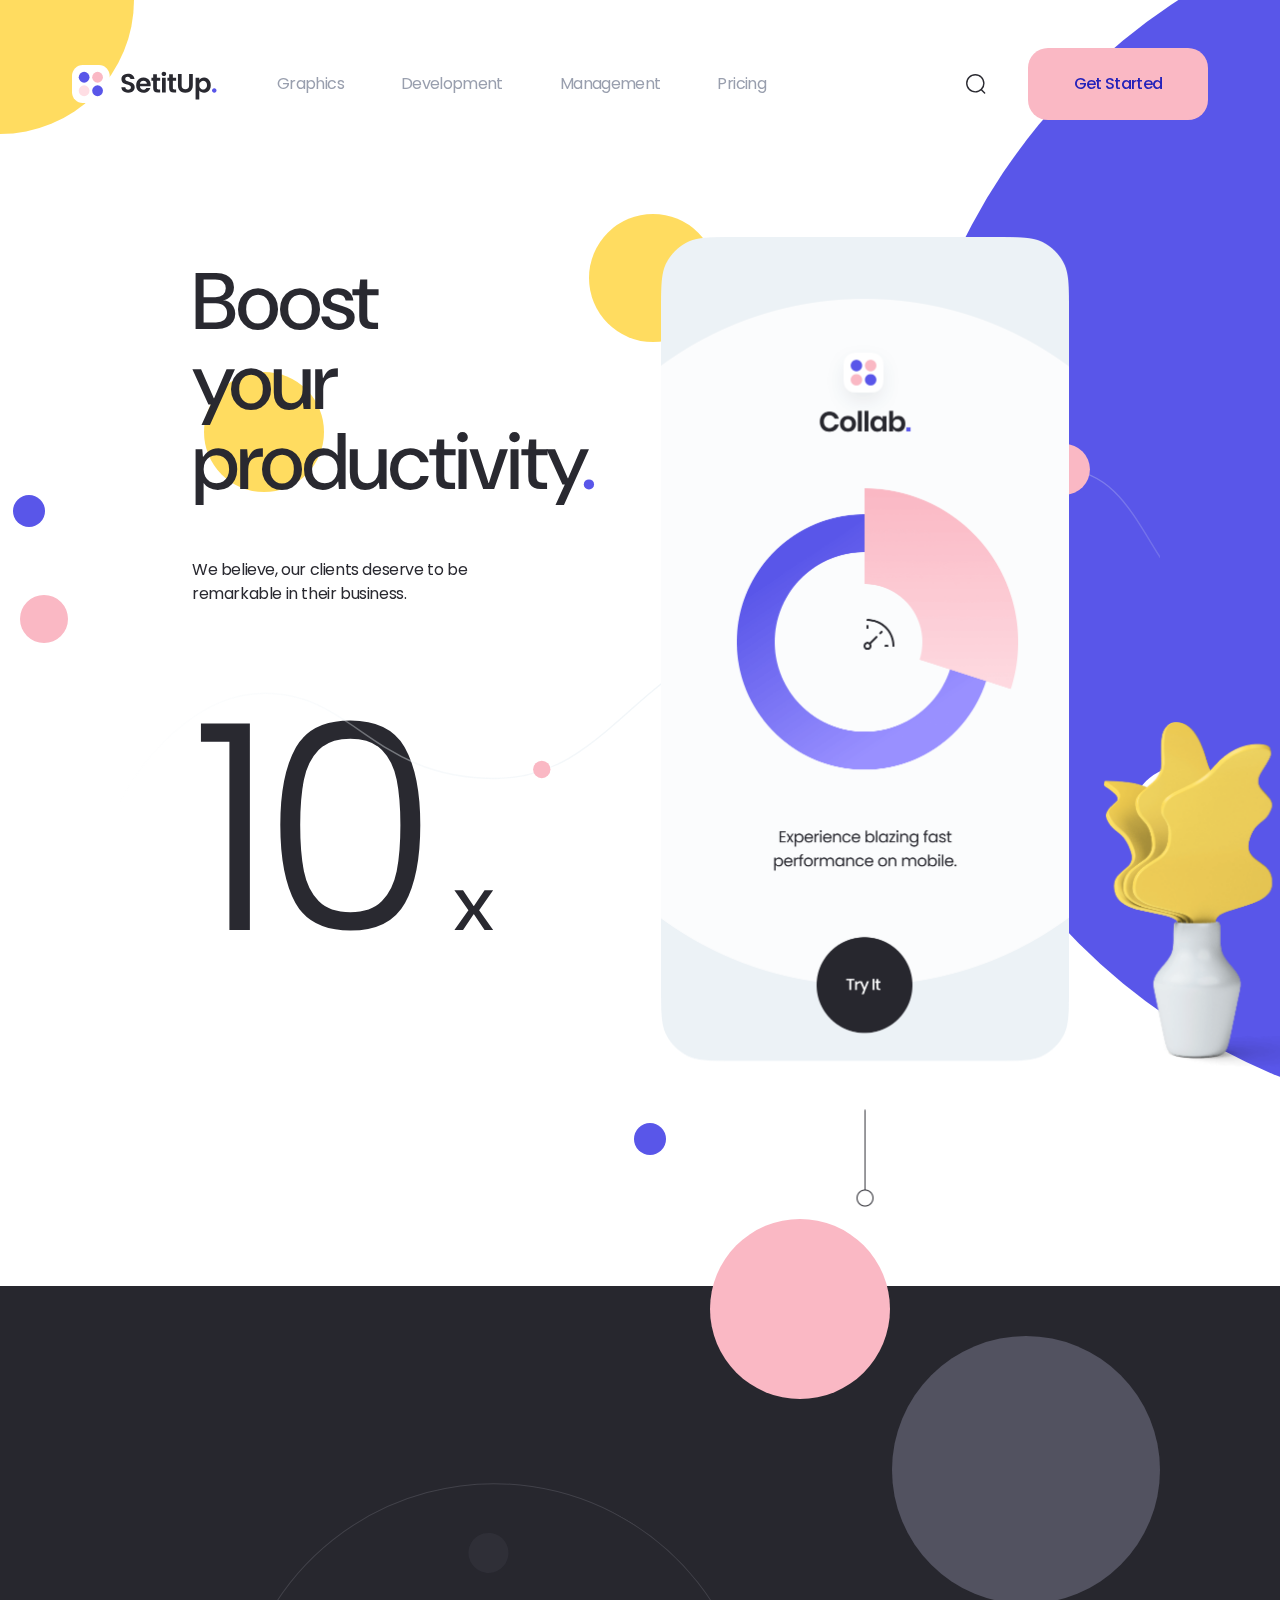
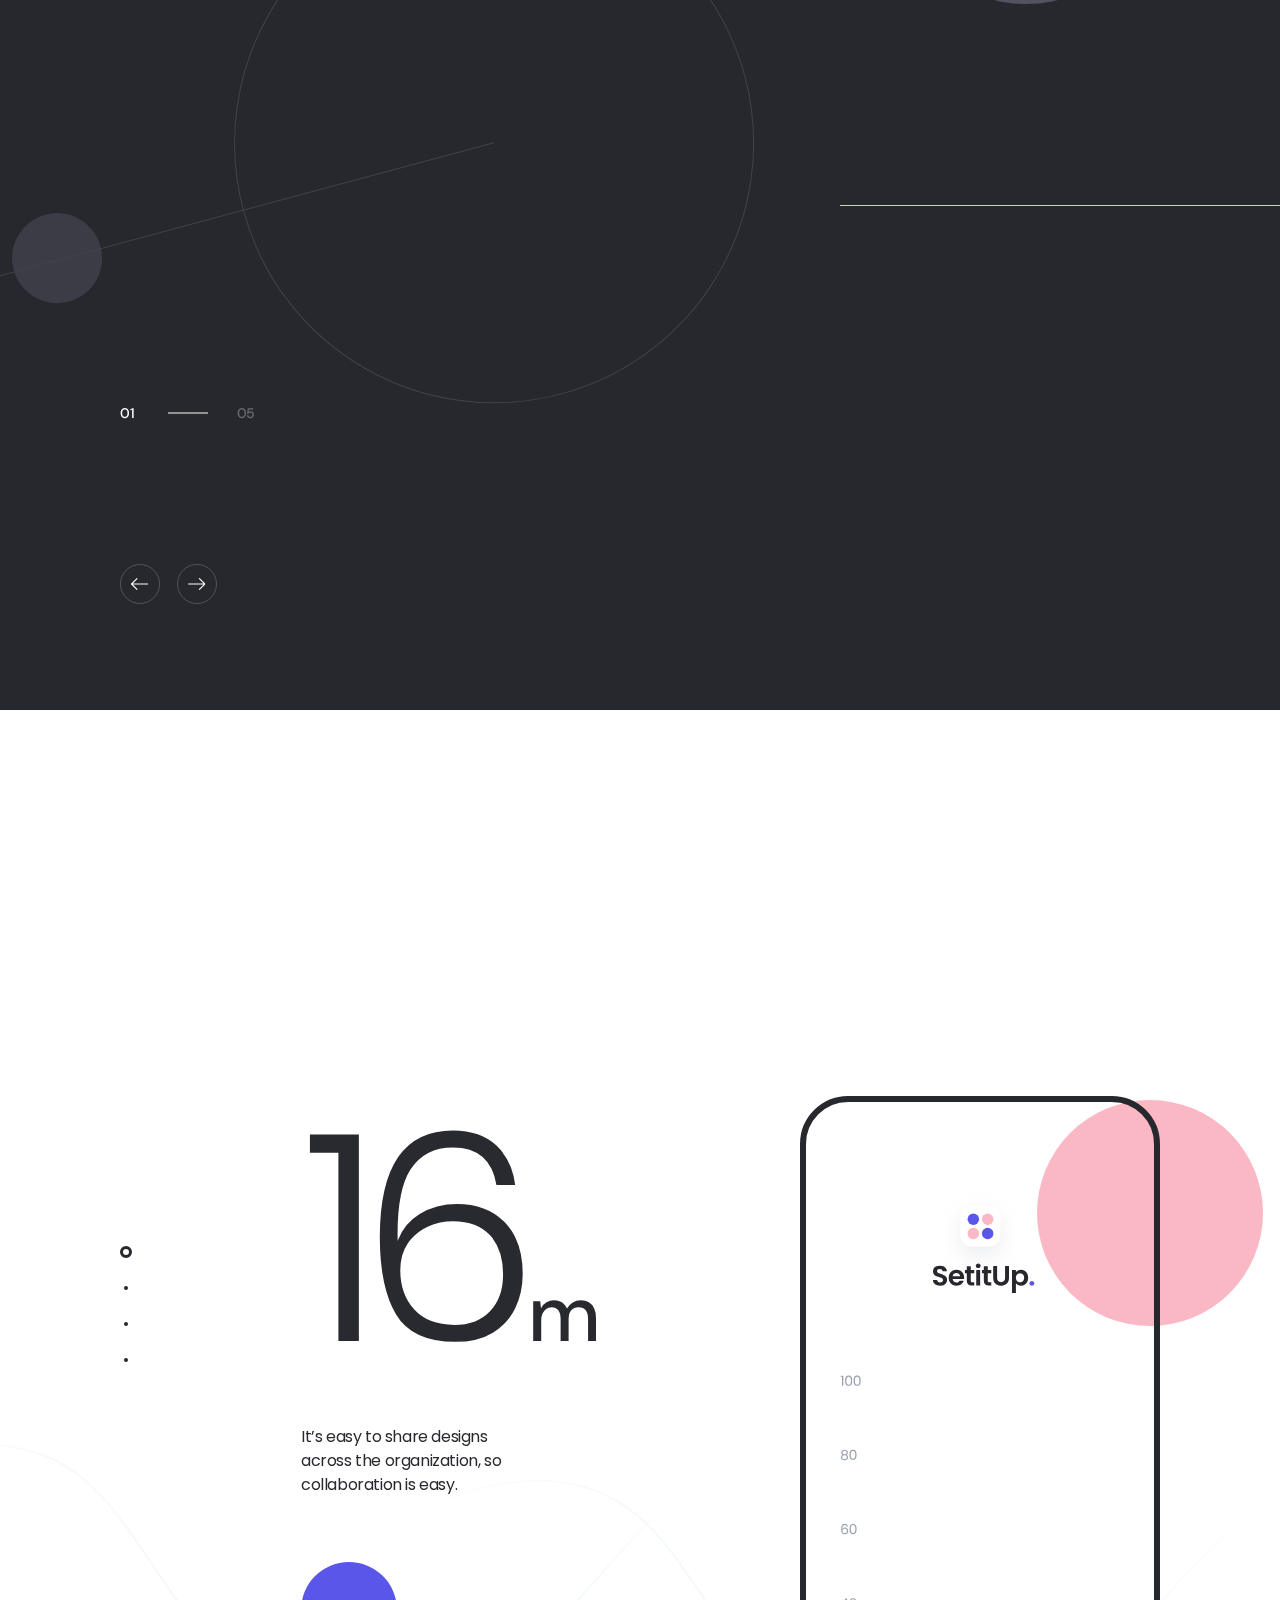
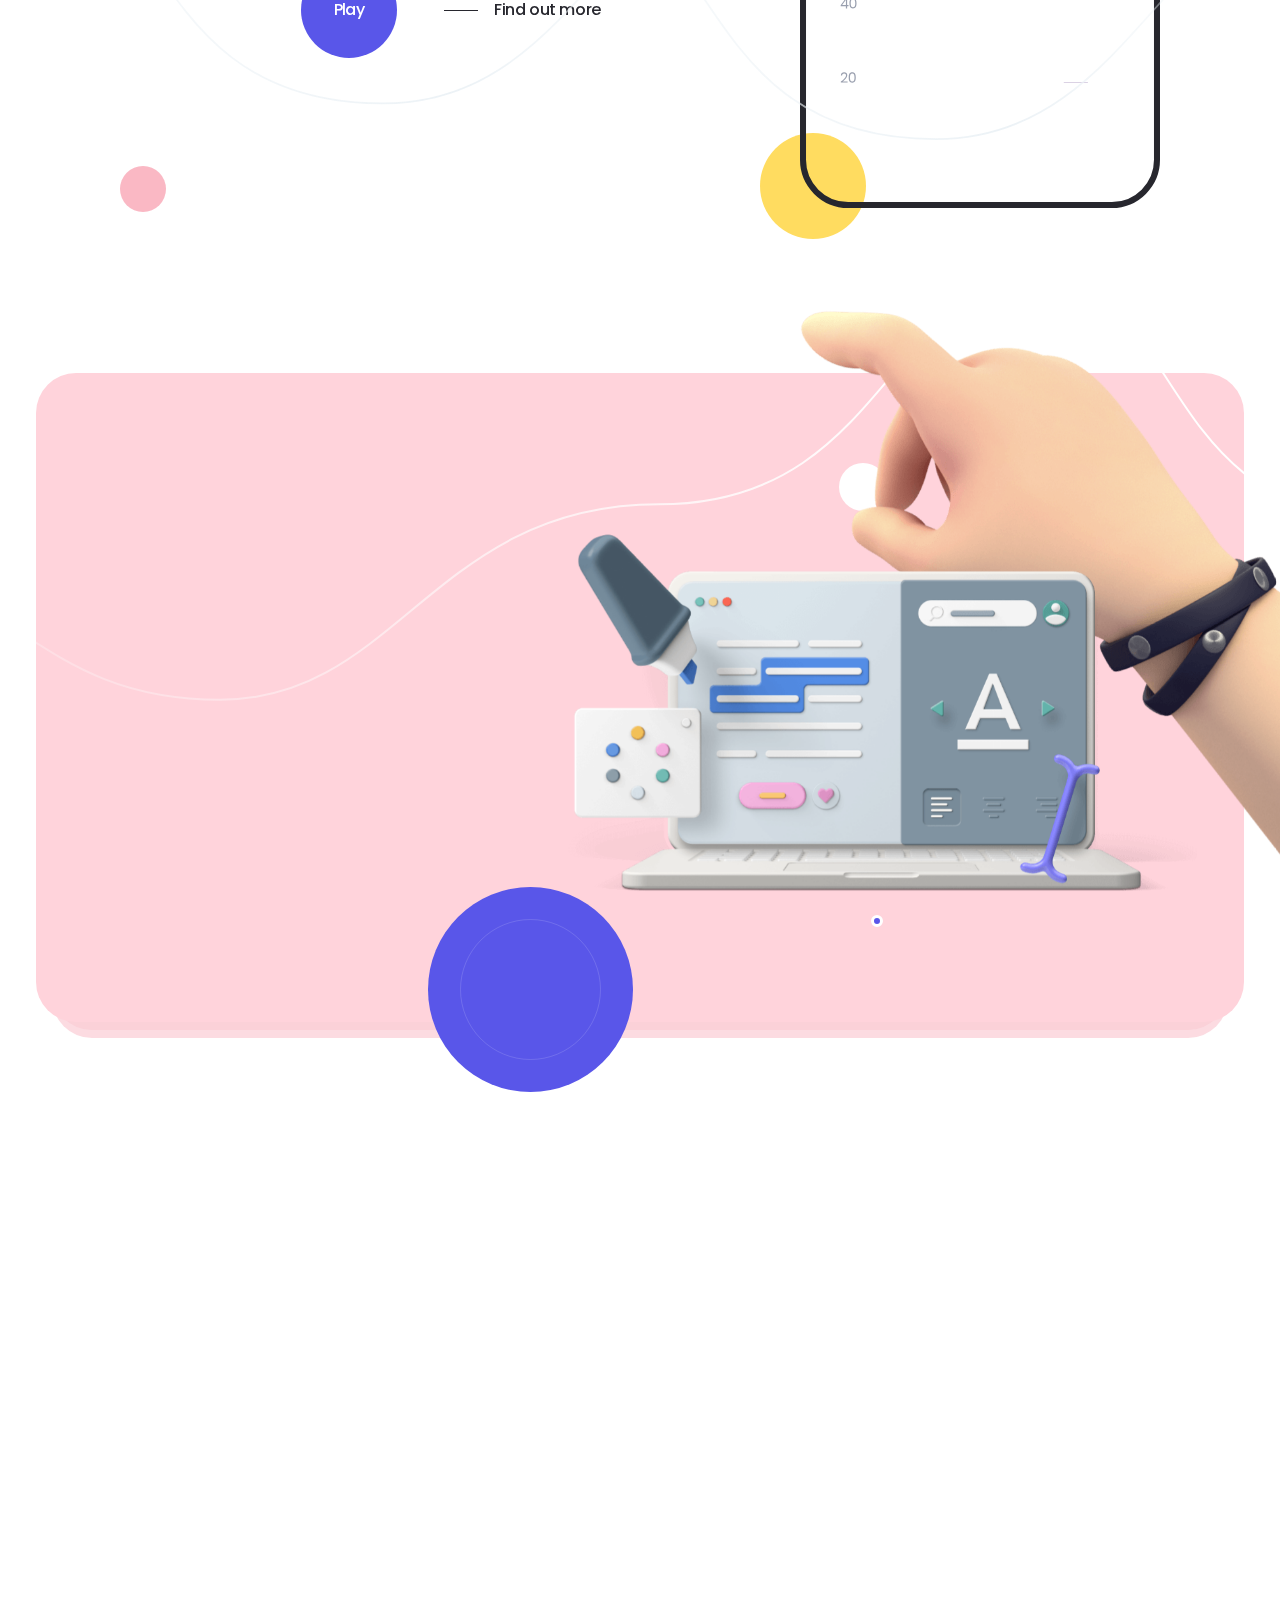
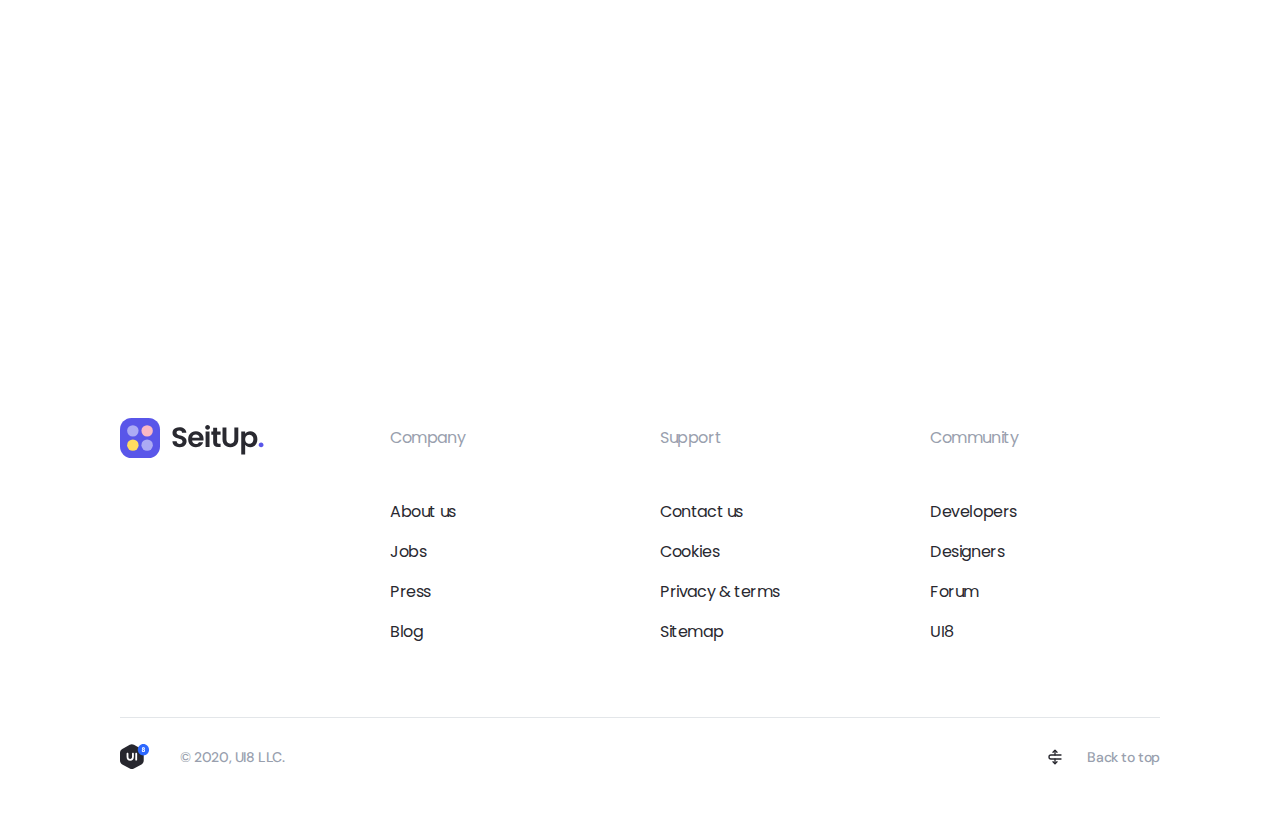
<file: management.html>
<!DOCTYPE html>
<html lang="en">

<head>
  <meta charset="utf-8">
  <title>Setitup - Template</title>

  <link rel="stylesheet" media="all" href="css/app.css">
  <script>
    var viewportmeta = document.querySelector('meta[name="viewport"]');
    if (viewportmeta) {
      if (screen.width < 375) {
        var newScale = screen.width / 375;
        viewportmeta.content = 'width=375, minimum-scale=' + newScale +
          ', maximum-scale=1.0, user-scalable=no, initial-scale=' + newScale + '';
      } else {
        viewportmeta.content = 'width=device-width, maximum-scale=1.0, initial-scale=1.0';
      }
    }
  </script>
  <style>
    .healer {
      margin-top: 0vh;
    }
  </style>
</head>

<body>
  <div class="page">
    <div class="main">
      <div class="header js-header" id="header">
        <div class="header__center center"><button class="header__burger js-header-burger"><span></span></button><a
            class="header__logo" href="index.html"><img class="header__pic" src="img/logo.svg" alt=""></a>
          <div class="header__wrap js-header-wrap">
            <nav class="header__nav"><a class="header__item" href="graphic.html">Graphics</a><a class="header__item"
                href="development.html">Development</a><a class="header__item" href="management.html">Management</a><a
                class="header__item" href="pricing.html">Pricing</a>
              <div class="header__item js-header-item">
                <div class="header__body js-header-body">
                  <div class="header__center center">

                  </div>
                </div>
              </div>
            </nav>
            <div class="header__photo"><img class="header__pic" src="img/menu-pic.png" alt=""></div>
          </div>
          <div class="header__search js-header-search"><button class="header__open js-header-open"><svg
                class="icon icon-search">
                <use xlink:href="img/sprite.svg#icon-search"></use>
              </svg></button>
            <div class="header__field"><input class="header__input" type="text" placeholder="Search ..."></div>
          </div><a class="header__btn btn btn_pink" href="login.html">Get Started</a>
        </div>
        <div class="header__bg js-header-bg"></div>
      </div>
      <div class="main__center center">
        <div class="speedz">
          <div class="speed__center center">
            <div class="speed__wrap">
              <div class="speed__head" data-aos="animation-scale-y">
                
                <h2 class="speed__title title">Boost <br>your <br>productivity<span class="title__color">.</span></h2>
                <div class="speed__text">We believe, our clients deserve to be remarkable in their business.</div>
              </div>
              <div class="speed__number" data-aos="animation-scale-y"><span>10</span>x</div>
            </div>
          </div>
          <div class="speed__line"><img class="speed__pic" src="img/line.svg" alt=""></div>
          <div class="speed__preview" data-aos>
            <div class="speed__graphic"><img class="speed__pic" src="img/graphic.png" alt=""></div>
            <div class="speed__plant"><img class="speed__pic js-parallax" data-scale="1.3" data-orientation="left"
                src="img/plant.png" alt=""></div>
          </div>
          <div class="speed__circles">
            <div class="speed__circle js-rellax" data-rellax-speed="-1"></div>
            <div class="speed__circle js-rellax" data-rellax-speed="1"></div>
            <div class="speed__circle"></div>
          </div>
        </div>
        <div class="main__circles">
          <div class="main__circle"></div>
          <div class="main__circle js-rellax" data-rellax-speed="2"></div>
          <div class="main__circle js-rellax" data-rellax-speed="1"></div>
          <div class="main__circle js-rellax" data-rellax-speed="2"></div>
          <div class="main__circle js-rellax" data-rellax-speed=".3"></div>
          <div class="main__circle"></div>
          <div class="main__circle js-rellax" data-rellax-speed="1"></div>
        </div>

      </div>
    </div>
    <div class="features js-features">
      <div class="features__center center">
        <div class="features__head" data-aos="animation-scale-y">
          <div class="features__stage stage">Features</div>
          <div class="features__box">
            <h2 class="features__title title">The world’s most powerful design tool.</h2>
            <div class="features__info info">Simultaneously design, code and collaborate with your team all from one
              place.</div>
          </div>
        </div>
        <div class="features__body">
          <div class="features__container">
            <div class="features__slider js-features-slider">
              <div class="features__slide" data-aos="animation-scale-y">
                <div class="features__details">
                  <div class="features__preview"><img class="features__pic" src="img/calender-cm.png" alt=""></div>
                  <div class="features__category">Import Photos & Videos</div>
                  <div class="features__text">Simply drag and drop photos and videos into your workspace to
                    automatically add them to your Collab Cloud library.</div><a class="features__link" href="#">Find
                    out more</a>
                </div>
              </div>
              <div class="features__slide" data-aos="animation-scale-y" data-aos-delay="200">
                <div class="features__details">
                  <div class="features__preview"><img class="features__pic" src="img/calendar.png" alt=""></div>
                  <div class="features__category">Calendar API Built-In</div>
                  <div class="features__text">Kickstart your design process for a wide variety of apps such as calendar,
                    analytics, virtual assistant, file manager.</div><a class="features__link" href="#">Find out
                    more</a>
                </div>
              </div>
              <div class="features__slide">
                <div class="features__details">
                  <div class="features__preview"><img class="features__pic" src="img/camera.png" alt=""></div>
                  <div class="features__category">Import Photos & Videos</div>
                  <div class="features__text">Simply drag and drop photos and videos into your workspace to
                    automatically add them to your Collab Cloud library.</div><a class="features__link" href="#">Find
                    out more</a>
                </div>
              </div>
              <div class="features__slide">
                <div class="features__details">
                  <div class="features__preview"><img class="features__pic" src="img/calendar.png" alt=""></div>
                  <div class="features__category">Calendar API Built-In</div>
                  <div class="features__text">Kickstart your design process for a wide variety of apps such as calendar,
                    analytics, virtual assistant, file manager.</div><a class="features__link" href="#">Find out
                    more</a>
                </div>
              </div>
              <div class="features__slide">
                <div class="features__details">
                  <div class="features__preview"><img class="features__pic" src="img/camera.png" alt=""></div>
                  <div class="features__category">Import Photos & Videos</div>
                  <div class="features__text">Simply drag and drop photos and videos into your workspace to
                    automatically add them to your Collab Cloud library.</div><a class="features__link" href="#">Find
                    out more</a>
                </div>
              </div>
            </div>
          </div>
          <div class="features__status js-features-status"></div>
        </div>
      </div>
      <div class="features__circle js-rellax" data-rellax-speed="-.7"></div>
      <div class="features__bg" data-aos data-aos-duration="1000"><img class="features__pic"
          src="img/features-pic-1.svg" alt=""></div>
    </div>
    <div class="details">
      <div class="details__center center">
        <div class="details__head" data-aos="animation-scale-y">
          <h2 class="details__title title">Research & <br>background, summary<span class="title__color">.</span></h2>
          <div class="details__info info">Collab is fast. Files are always up to date and ready for production</div>
        </div>
        <div class="details__row">
          <div class="details__container">
            <div class="details__slider js-details-slider">
              <div class="details__slide">
                <div class="details__counter"><span class="details__number">16</span> m</div>
                <div class="details__text">It’s easy to share designs across the organization, so collaboration is easy.
                </div>
                <div class="details__control"><button class="details__play">Play</button><a class="details__link"
                    href="#">Find out more</a></div>
              </div>
              <div class="details__slide">
                <div class="details__counter"><span class="details__number">16</span> m</div>
                <div class="details__text">It’s easy to share designs across the organization, so collaboration is easy.
                </div>
                <div class="details__control"><button class="details__play">Play</button><a class="details__link"
                    href="#">Find out more</a></div>
              </div>
              <div class="details__slide">
                <div class="details__counter"><span class="details__number">16</span> m</div>
                <div class="details__text">It’s easy to share designs across the organization, so collaboration is easy.
                </div>
                <div class="details__control"><button class="details__play">Play</button><a class="details__link"
                    href="#">Find out more</a></div>
              </div>
              <div class="details__slide">
                <div class="details__counter"><span class="details__number">16</span> m</div>
                <div class="details__text">It’s easy to share designs across the organization, so collaboration is easy.
                </div>
                <div class="details__control"><button class="details__play">Play</button><a class="details__link"
                    href="#">Find out more</a></div>
              </div>
            </div>
          </div>
          <div class="details__graphic">
            <div class="details__mobile"><img class="details__pic" src="img/mobile.svg" alt="">
              <div class="details__box">
                <div class="details__chart" data-aos data-aos-offset="0" data-aos-delay="300" data-aos-duration="1000">
                  <img class="details__pic" src="img/chart.svg" alt=""></div>
              </div>
            </div>
          </div>
        </div>
        <div class="details__hand"><img class="details__pic js-parallax" data-scale="1.2" data-orientation="up"
            src="img/hand-5.png" alt=""></div>
        <div class="details__line"><img class="details__pic" src="img/line-2.svg" alt=""></div>
        <div class="details__circles">
          <div class="details__circle"></div>
          <div class="details__circle js-rellax" data-rellax-speed="-.5"></div>
        </div>
      </div>
    </div>
    <div class="package js-package">
      <div class="package__center center">
        <div class="package__container">
          <div class="package__wrap">
            <div class="package__slider js-package-slider">
              <div class="package__slide">
                <div class="package__row">
                  <div class="package__details" data-aos data-aos-duration="600" data-aos-delay="400">
                    <div class="package__category">
                      <div class="package__icon"><img class="package__pic" src="img/smile-2.svg" alt=""></div>
                      <div class="package__text">Moderation</div>
                    </div>
                    <h3 class="package__title title title_sm">Another Specialty</h3>
                    <div class="package__info">We ensure the community is alway</div>
                    <div class="package__list"><a class="package__link" href="#">
                        <div class="package__icon"><img class="package__pic" src="img/layout-1.svg" alt=""></div>
                        <div class="package__text">Awesome website</div>
                      </a><a class="package__link" href="#">
                        <div class="package__icon"><img class="package__pic" src="img/layout-3.svg" alt=""></div>
                        <div class="package__text">Stunning interface</div>
                      </a></div>
                    <div class="package__btns">
                      <div class="package__arrows"><button class="package__arrow js-package-prev"><svg
                            class="icon icon-arrow-prev">
                            <use xlink:href="img/sprite.svg#icon-arrow-prev"></use>
                          </svg></button><button class="package__arrow js-package-next"><svg
                            class="icon icon-arrow-next">
                            <use xlink:href="img/sprite.svg#icon-arrow-next"></use>
                          </svg></button></div><a class="package__btn btn btn_purple" href="login.html">Get Started</a>
                    </div>
                  </div>
                  <div class="package__preview"><img class="package__pic" src="img/laptop.png" alt=""></div>
                </div>
              </div>



            </div>
            <div class="package__line"><img class="package__pic" src="img/line-1.svg" alt=""></div>
            <div class="package__circle" data-aos data-aos-duration="600"></div>
          </div>
          <div class="package__circles">
            <div class="package__circle"></div>
            <div class="package__circle"></div>
          </div>
        </div>
      </div>
    </div>
    <div class="accord js-accord">
      <div class="accord__center center">
        <div class="accord__row">
          <div class="accord__details">
            <div class="accord__top" data-aos="animation-scale-y">
              <div class="accord__title title title_sm">Technological maturity.</div>
              <div class="accord__text">Collab is fast. Files are always up to date and ready for production. </div>
            </div>
            <ul class="accord__list" data-aos="animation-scale-y" data-aos-delay="200">
              <li>Collab Cloud</li>
              <li>Collab Design</li>
              <li>Collab Share</li>
              <li>Collab Code</li>
            </ul>
          </div>
          <div class="accord__wrap">
            <div class="accord__item js-accord-item active" data-aos="animation-scale-y">
              <div class="accord__head js-accord-head">
                <div class="accord__icon"><img class="accord__pic" src="img/layout-3.svg" alt=""></div>
                <div class="accord__category">In research</div>
              </div>
              <div class="accord__body js-accord-body"
                style="display: block; background-image: url('img/accord-pic.png');">
                <ul class="accord__desc">
                  <li>3+ user</li>
                  <li>5 TB of secure storage</li>
                  <li>Premium productivity features and simple, secure file sharing</li>
                </ul>
              </div>
            </div>
            <div class="accord__item js-accord-item" data-aos="animation-scale-y">
              <div class="accord__head js-accord-head">
                <div class="accord__icon"><img class="accord__pic" src="img/layout-3.svg" alt=""></div>
                <div class="accord__category">Drafted</div>
              </div>
              <div class="accord__body js-accord-body" style="background-image: url('img/accord-pic.png');">
                <ul class="accord__desc">
                  <li>3+ user</li>
                  <li>5 TB of secure storage</li>
                  <li>Premium productivity features and simple, secure file sharing</li>
                </ul>
              </div>
            </div>
            <div class="accord__item js-accord-item" data-aos="animation-scale-y">
              <div class="accord__head js-accord-head">
                <div class="accord__icon"><img class="accord__pic" src="img/layout-3.svg" alt=""></div>
                <div class="accord__category">In development</div>
              </div>
              <div class="accord__body js-accord-body" style="background-image: url('img/accord-pic.png');">
                <ul class="accord__desc">
                  <li>3+ user</li>
                  <li>5 TB of secure storage</li>
                  <li>Premium productivity features and simple, secure file sharing</li>
                </ul>
              </div>
            </div>
            <div class="accord__item js-accord-item" data-aos="animation-scale-y">
              <div class="accord__head js-accord-head">
                <div class="accord__icon"><img class="accord__pic" src="img/layout-3.svg" alt=""></div>
                <div class="accord__category">Proposed</div>
              </div>
              <div class="accord__body js-accord-body" style="background-image: url('img/accord-pic.png');">
                <ul class="accord__desc">
                  <li>3+ user</li>
                  <li>5 TB of secure storage</li>
                  <li>Premium productivity features and simple, secure file sharing</li>
                </ul>
              </div>
            </div>
            <div class="accord__item js-accord-item" data-aos="animation-scale-y">
              <div class="accord__head js-accord-head">
                <div class="accord__icon"><img class="accord__pic" src="img/layout-3.svg" alt=""></div>
                <div class="accord__category">Completed</div>
              </div>
              <div class="accord__body js-accord-body" style="background-image: url('img/accord-pic.png');">
                <ul class="accord__desc">
                  <li>3+ user</li>
                  <li>5 TB of secure storage</li>
                  <li>Premium productivity features and simple, secure file sharing</li>
                </ul>
              </div>
            </div>
          </div>
        </div>
      </div>
    </div>

    <div class="footer js-footer">
      <div class="footer__center center">
        <div class="footer__row">
          <div class="footer__col"><a class="footer__logo" href="#"><img class="footer__pic" src="img/logo-dark.svg"
                alt=""></a></div>
          <div class="footer__col js-footer-col">
            <div class="footer__category js-footer-category">Company<svg class="icon icon-arrow-down">
                <use xlink:href="img/sprite.svg#icon-arrow-down"></use>
              </svg></div>
            <div class="footer__menu js-footer-menu"><a class="footer__link" href="#">About us</a><a
                class="footer__link" href="#">Jobs</a><a class="footer__link" href="#">Press</a><a class="footer__link"
                href="#">Blog</a></div>
          </div>
          <div class="footer__col js-footer-col">
            <div class="footer__category js-footer-category">Support<svg class="icon icon-arrow-down">
                <use xlink:href="img/sprite.svg#icon-arrow-down"></use>
              </svg></div>
            <div class="footer__menu js-footer-menu"><a class="footer__link" href="#">Contact us</a><a
                class="footer__link" href="#">Cookies</a><a class="footer__link" href="#">Privacy & terms</a><a
                class="footer__link" href="#">Sitemap</a></div>
          </div>
          <div class="footer__col js-footer-col">
            <div class="footer__category js-footer-category">Community<svg class="icon icon-arrow-down">
                <use xlink:href="img/sprite.svg#icon-arrow-down"></use>
              </svg></div>
            <div class="footer__menu js-footer-menu"><a class="footer__link" href="#">Developers</a><a
                class="footer__link" href="#">Designers</a><a class="footer__link" href="#">Forum</a><a
                class="footer__link" href="#">UI8</a></div>
          </div>
        </div>
        <div class="footer__bottom"><a class="footer__company" href="https://ui8.net/" target="_blank"><img
              class="footer__pic" src="img/ui8.svg" alt=""></a>
          <div class="footer__copyright">© 2020, UI8 LLC.</div><a class="footer__scroll js-link-scroll" href="#header">
            <div class="footer__icon"><img class="footer__pic" src="img/scroll.svg" alt=""></div>
            <div class="footer__text">Back to top</div>
          </a>
        </div>
      </div>
    </div>
    <div class="popup mfp-hide" id="popup-contact">
      <div class="popup__wrap">
        <div class="popup__head"><a class="popup__logo" href="index.html"><img class="popup__pic" src="img/logo.svg"
              alt=""></a></div>
        <div class="popup__body">
          <div class="popup__title title">Get in touch<span class="title__color">.</span></div>
          <div class="popup__info">Enter your detail below</div>
          <form class="popup__form">
            <div class="popup__field field">
              <div class="field__label">Name</div>
              <div class="field__wrap">
                <div class="field__icon"><img class="field__pic" src="img/user.svg" alt=""></div><input
                  class="field__input" type="text" name="name" placeholder="Name">
              </div>
            </div>
            <div class="popup__field field">
              <div class="field__label">Email</div>
              <div class="field__wrap">
                <div class="field__icon"><img class="field__pic" src="img/sending-mail.svg" alt=""></div><input
                  class="field__input" type="email" name="email" placeholder="Email address">
              </div>
            </div>
            <div class="popup__field field field_textarea">
              <div class="field__label">Message</div>
              <div class="field__wrap">
                <div class="field__icon"><img class="field__pic" src="img/message.svg" alt=""></div><textarea
                  class="field__textarea" name="Message" placeholder="Message"></textarea>
              </div>
            </div><button class="popup__btn btn btn_purple" type="submit">Send now</button>
          </form>
          <div class="popup__circles">
            <div class="popup__circle"></div>
            <div class="popup__circle"></div>
          </div>
        </div>
        <div class="popup__bg">
          <div class="popup__preview"><img class="popup__pic" src="img/popup-pic-1.png" alt=""></div>
          <div class="popup__preview"><img class="popup__pic" src="img/cursor-1.png" alt=""></div>
        </div>
      </div>
    </div>
  </div>
  <script src="js/app.js"></script>
  <script src="js/common.js"></script>
</body>

</html>
</file>
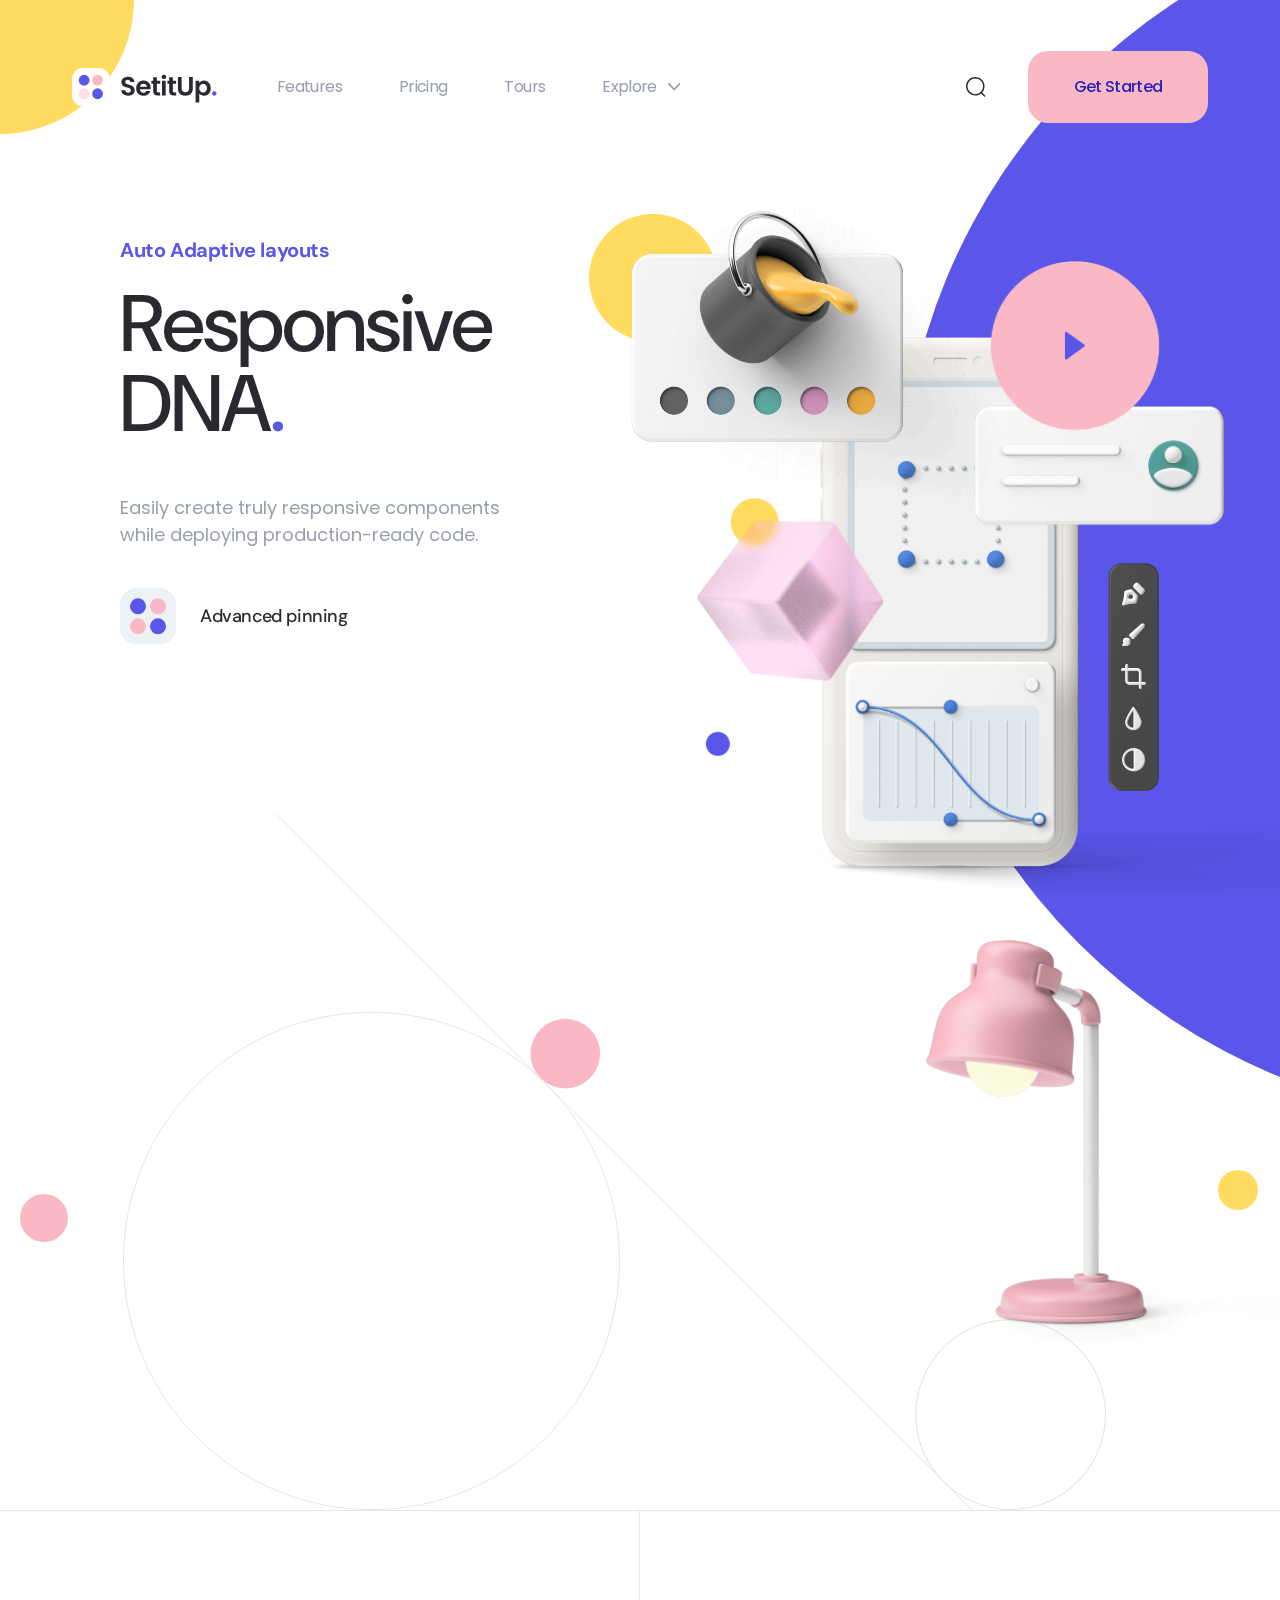
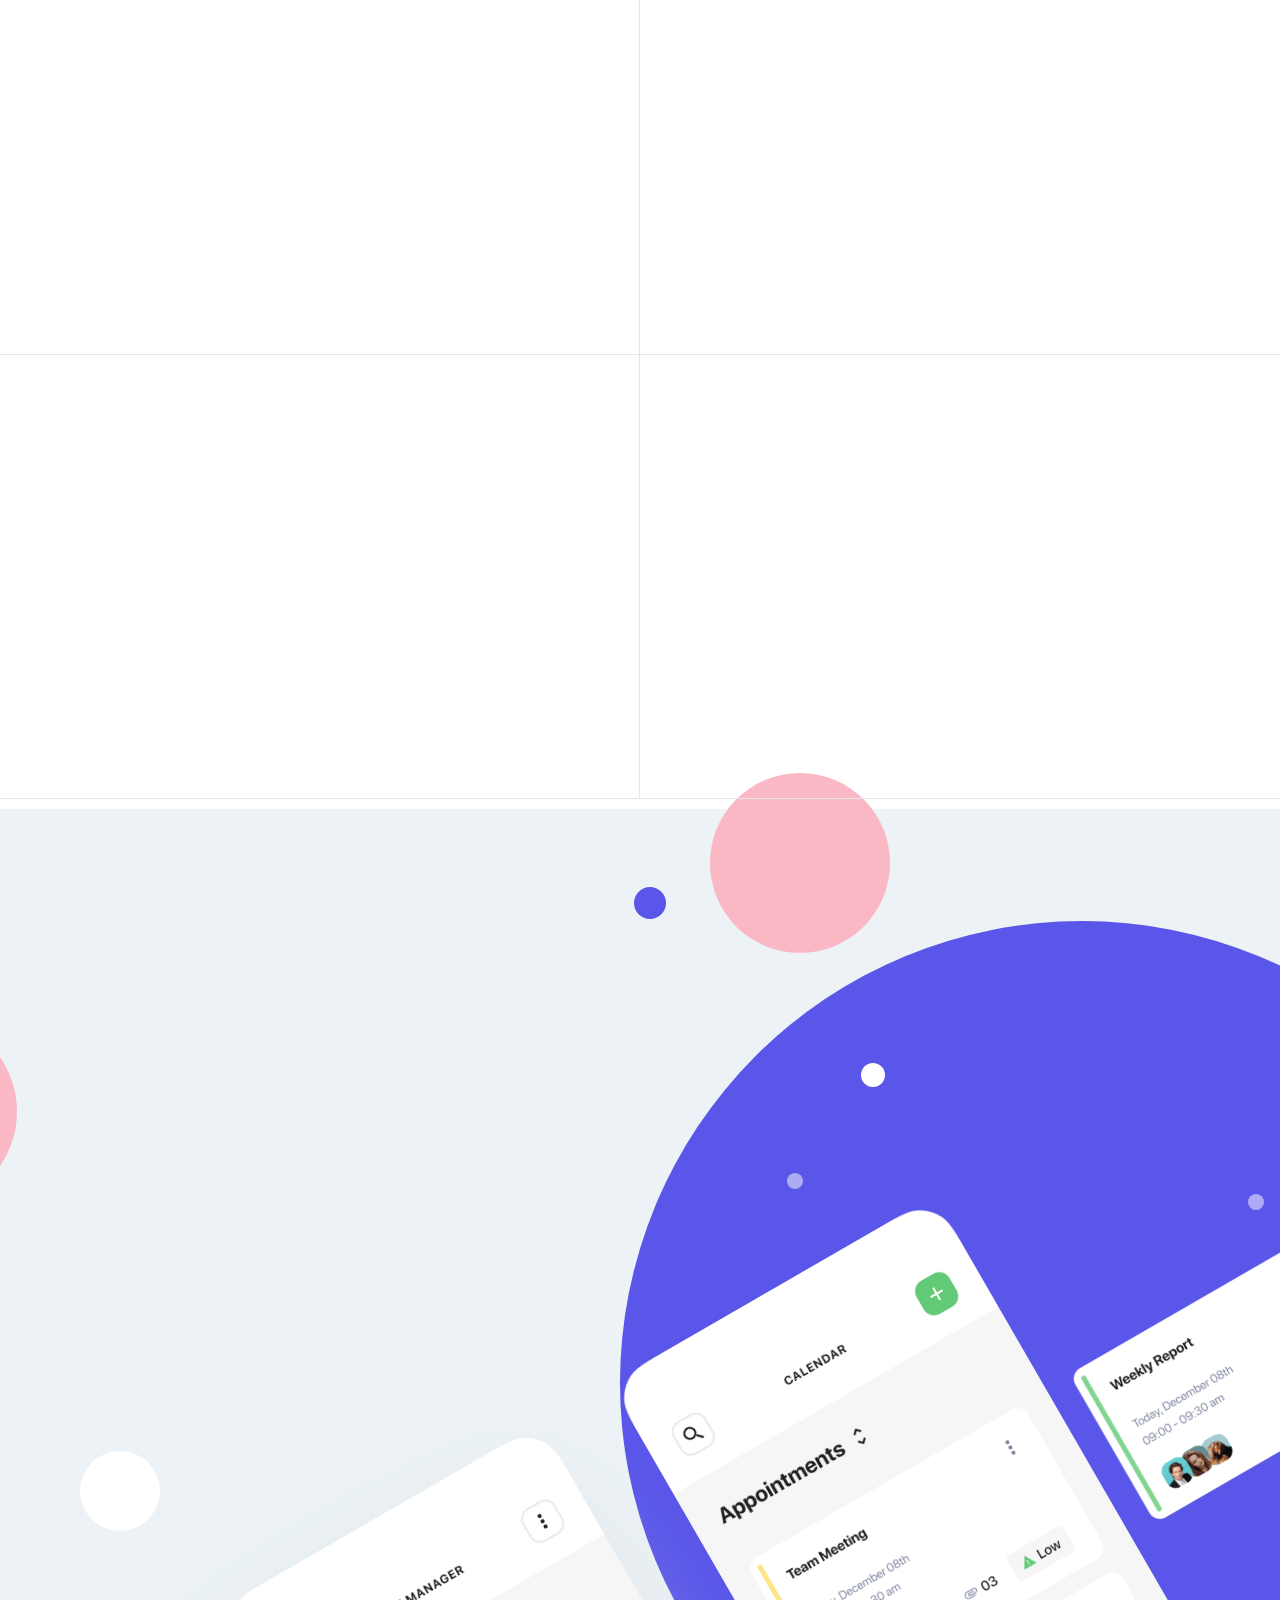
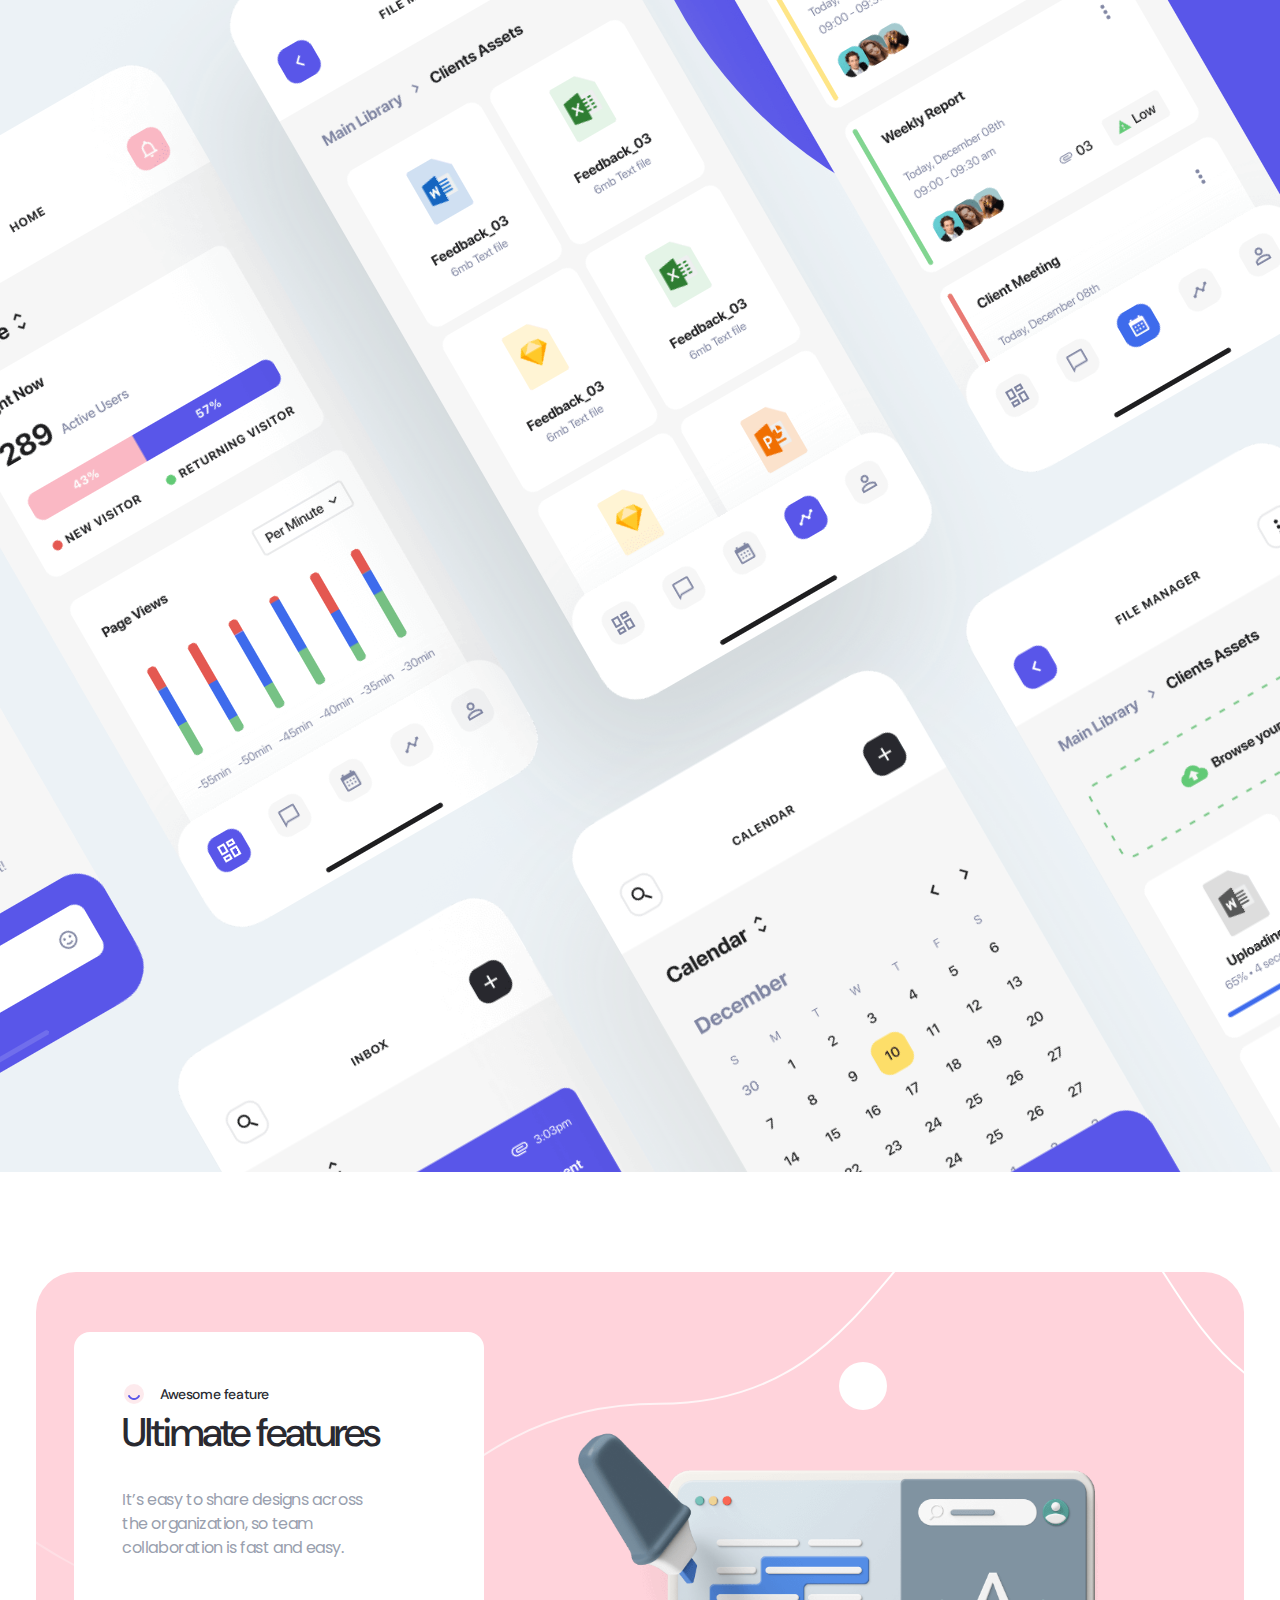
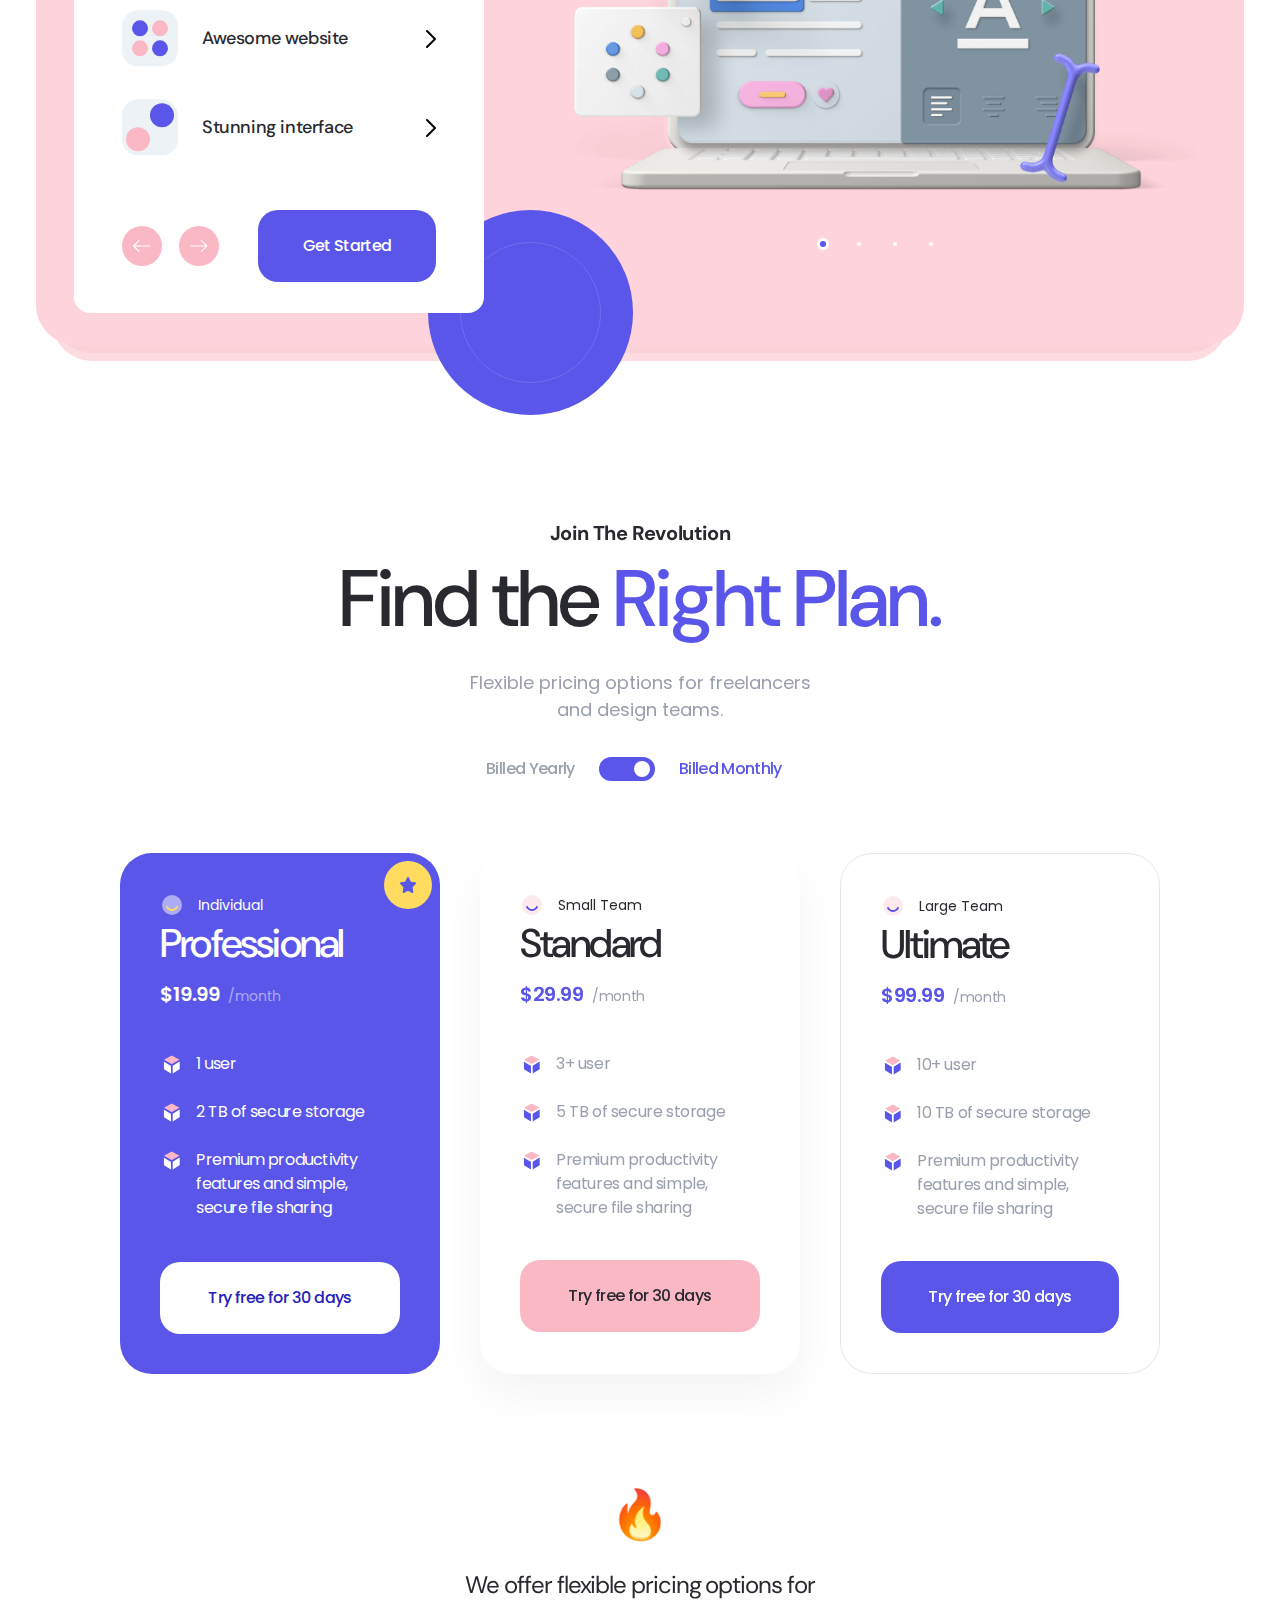
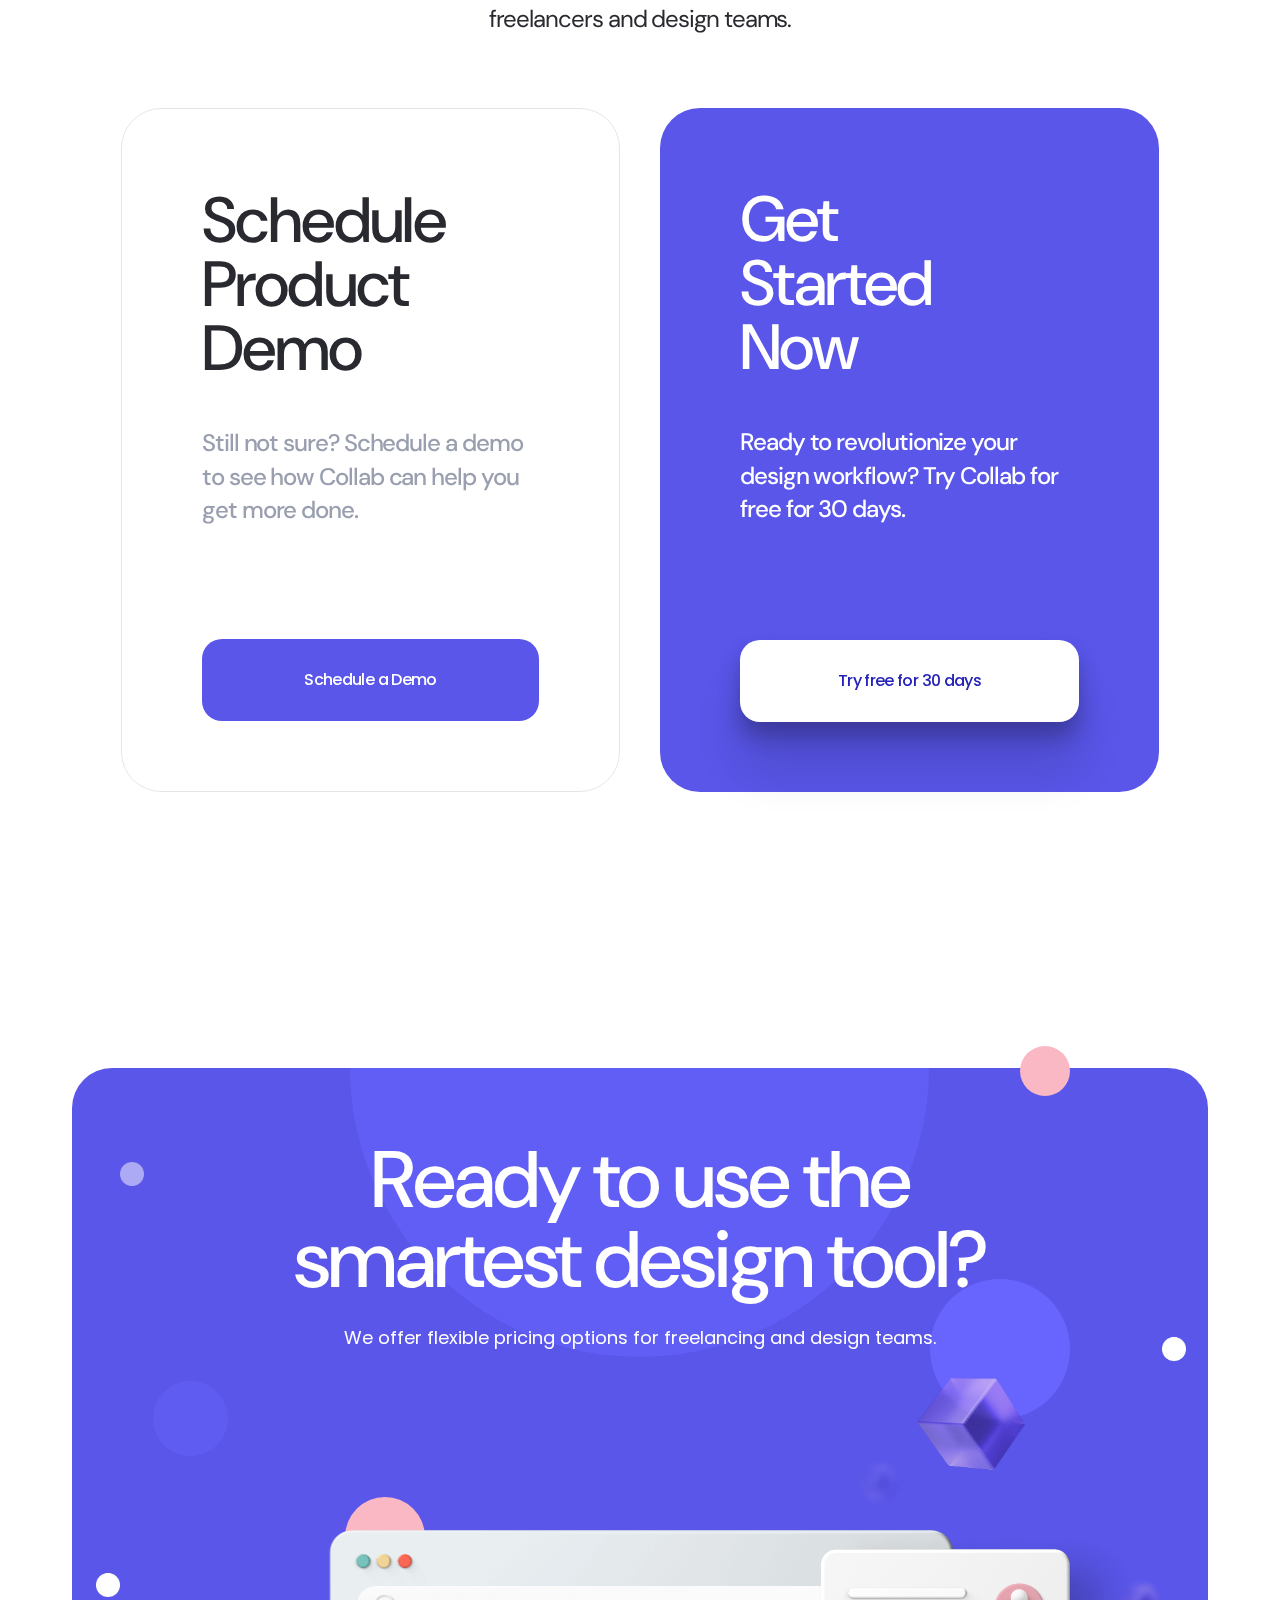
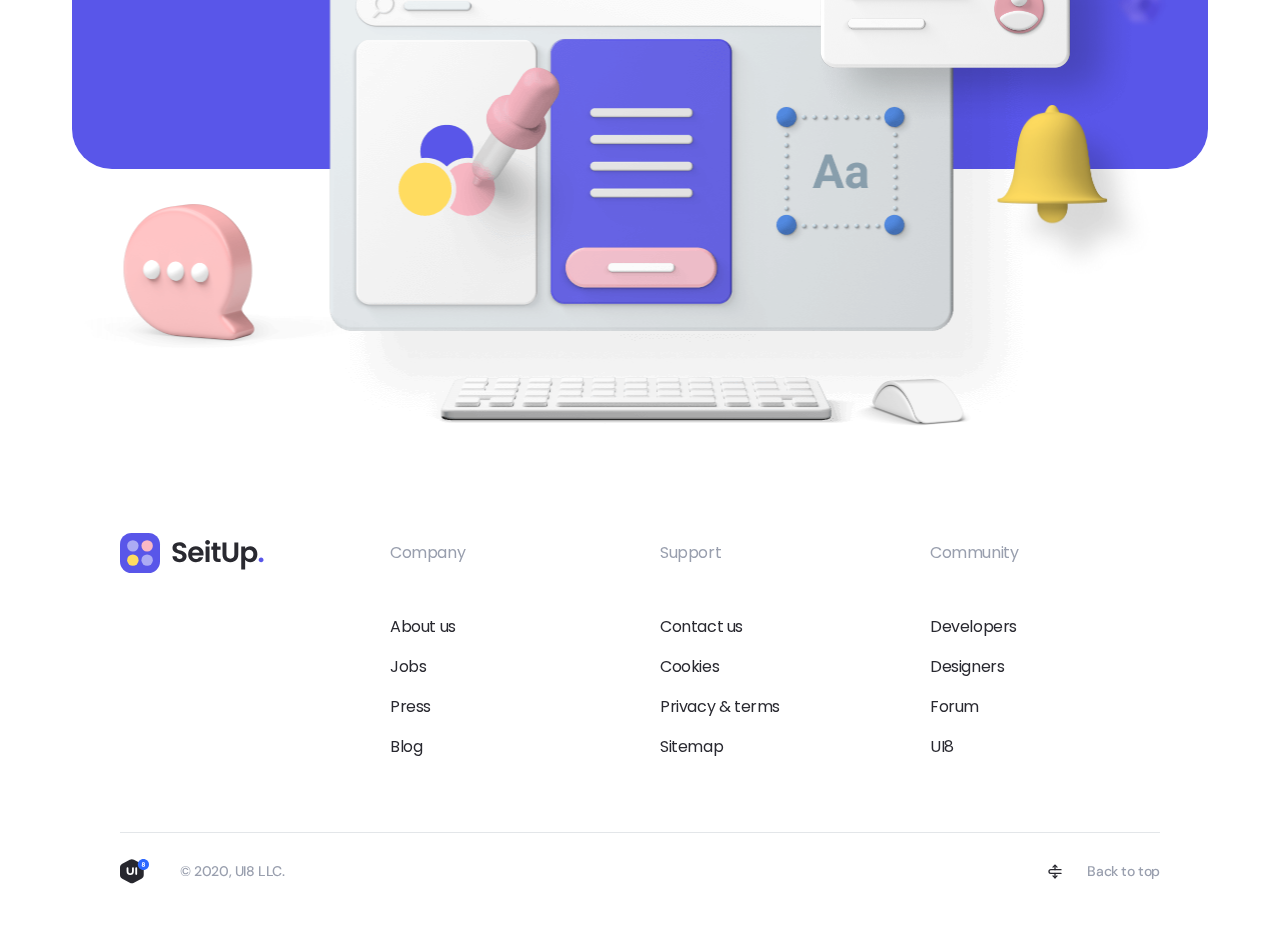
<file: pricing.html>
<!DOCTYPE html>
<html lang="en">

<head>
  <meta charset="utf-8">
    <title>Setitup - Template</title>
   
    <link rel="stylesheet" media="all" href="css/app.css">
    <script>var viewportmeta = document.querySelector('meta[name="viewport"]');
if (viewportmeta) {
  if (screen.width < 375) {
    var newScale = screen.width / 375;
    viewportmeta.content = 'width=375, minimum-scale=' + newScale + ', maximum-scale=1.0, user-scalable=no, initial-scale=' + newScale + '';
  } else {
    viewportmeta.content = 'width=device-width, maximum-scale=1.0, initial-scale=1.0';
  }
}</script>

</head>

<body>
  <div class="page">
    <div class="main">
      <div class="header js-header" id="header">
        <div class="header__center center"><button class="header__burger js-header-burger"><span></span></button><a
            class="header__logo" href="#"><img class="header__pic" src="img/logo.svg" alt=""></a>
          <div class="header__wrap js-header-wrap">
            <nav class="header__nav"><a class="header__item" href="#">Features</a><a class="header__item"
                href="#">Pricing</a><a class="header__item" href="#">Tours</a>
              <div class="header__item js-header-item"><a class="header__head js-header-head" href="#">Explore<svg
                    class="icon icon-arrow-down">
                    <use xlink:href="img/sprite.svg#icon-arrow-down"></use>
                  </svg></a>
                <div class="header__body js-header-body">
                  <div class="header__center center">
                    <div class="header__row">
                      <div class="header__col">
                        <div class="header__category">Features</div>
                        <div class="header__menu"><a class="header__box" href="#">
                            <div class="header__preview"><img class="header__pic" src="img/cup.png" alt=""></div>
                            <div class="header__deetails">
                              <div class="header__info">Collab Assistant</div>
                              <div class="header__text">Smart automation system</div>
                            </div>
                          </a><a class="header__box" href="#">
                            <div class="header__preview"><img class="header__pic" src="img/camera.png" alt=""></div>
                            <div class="header__deetails">
                              <div class="header__info">Advanced Importer</div>
                              <div class="header__text">Work with various media formats</div>
                            </div>
                          </a><a class="header__box" href="#">
                            <div class="header__preview"><img class="header__pic" src="img/calendar.png" alt=""></div>
                            <div class="header__deetails">
                              <div class="header__info">Product Management</div>
                              <div class="header__text">Workspace reimagined</div>
                            </div>
                          </a></div>
                      </div>
                      <div class="header__col">
                        <div class="header__category">Features</div>
                        <div class="header__menu"><a class="header__box" href="#">
                            <div class="header__preview"><img class="header__pic" src="img/chatbox.png" alt=""></div>
                            <div class="header__deetails">
                              <div class="header__info">Support</div>
                              <div class="header__text">24/7 Live Support</div>
                            </div>
                          </a><a class="header__box" href="#">
                            <div class="header__preview"><img class="header__pic" src="img/fill.png" alt=""></div>
                            <div class="header__deetails">
                              <div class="header__info">Color Picker</div>
                              <div class="header__text">Advanced color picker</div>
                            </div>
                          </a></div>
                      </div>
                      <div class="header__col">
                        <div class="header__category">Company</div>
                        <div class="header__menu"><a class="header__box" href="#">
                            <div class="header__preview"><img class="header__pic" src="img/clock.png" alt=""></div>
                            <div class="header__deetails">
                              <div class="header__info">Collab Team</div>
                              <div class="header__text">See who’s behind the magic</div>
                            </div>
                          </a><a class="header__box" href="#">
                            <div class="header__preview"><img class="header__pic" src="img/bell-flat.png" alt=""></div>
                            <div class="header__deetails">
                              <div class="header__info">Collab Design</div>
                              <div class="header__text">What we’re working on</div>
                            </div>
                          </a></div>
                      </div>
                    </div>
                  </div>
                </div>
              </div>
            </nav>
            <div class="header__photo"><img class="header__pic" src="img/menu-pic.png" alt=""></div>
          </div>
          <div class="header__search js-header-search"><button class="header__open js-header-open"><svg
                class="icon icon-search">
                <use xlink:href="img/sprite.svg#icon-search"></use>
              </svg></button>
            <div class="header__field"><input class="header__input" type="text" placeholder="Search ..."></div>
          </div><a class="header__btn btn btn_pink" href="login.html">Get Started</a>
        </div>
        <div class="header__bg js-header-bg"></div>
      </div>
      <div class="main__circles">
        <div class="main__circle"></div>
        <div class="main__circle js-rellax" data-rellax-speed="2"></div>
        <div class="main__circle js-rellax" data-rellax-speed="1"></div>
        <div class="main__circle js-rellax" data-rellax-speed="2"></div>
        <div class="main__circle js-rellax" data-rellax-speed=".3"></div>
        <div class="main__circle"></div>
        <div class="main__circle js-rellax" data-rellax-speed="1"></div>
      </div>
      <div class="layouts">
        <div class="layouts__center center">
          <div class="layouts__wrap">
            <div class="layouts__head" data-aos="animation-scale-y">
              <div class="layouts__stage stage">Auto Adaptive layouts</div>
              <h2 class="layouts__title title">Responsive DNA<span class="title__color">.</span></h2>
            </div>
            <div class="layouts__info info" data-aos="animation-scale-y">Easily create truly responsive components while deploying production-ready code.</div>
            <div class="layouts__list">
              <div class="layouts__item" data-aos="animation-scale-y">
                <div class="layouts__icon"><img class="layouts__pic" src="img/layout-1.svg" alt=""></div>
                <div class="layouts__text">Advanced pinning</div>
              </div>

            </div>
          </div>
          <div class="layouts__view" data-aos>
            <div class="layouts__preview"><img class="layouts__pic" src="img/layouts-pic-1.png" alt=""></div>
            <div class="layouts__preview"><img class="layouts__pic" src="img/layouts-pic-2.png" alt=""></div>
            <div class="layouts__preview"><img class="layouts__pic" src="img/layouts-pic-3.png" alt=""></div>
            <div class="layouts__preview"><img class="layouts__pic" src="img/layouts-pic-4.png" alt=""></div>
            <div class="layouts__preview"><img class="layouts__pic" src="img/layouts-pic-5.png" alt=""></div>
          </div>
        </div>
      </div>
      
      <div class="quality">
        <div class="quality__head">
          <div class="quality__center center">
            <div class="quality__top" data-aos="animation-scale-y">
              <div class="quality__stage stage">Effortless</div>
              <h2 class="quality__title title">Go from ideation to <br>design and done<span class="title__color">.</span></h2>
            </div>
            <div class="quality__info info" data-aos="animation-scale-y" data-aos-delay="200">Easily create truly responsive components while deploying production-ready code.</div>
          </div>
          <div class="quality__line"><img class="quality__pic" src="img/line-3.svg" alt=""></div>
          <div class="quality__preview"><img class="quality__pic js-parallax" data-scale="1.2" data-orientation="left" src="img/lamp.png" alt=""></div>
        </div>
        <div class="quality__body">
          <div class="quality__col">
            <div class="quality__item" data-aos="animation-scale-x-left">
              <div class="quality__icon"><img class="quality__pic" src="img/camera-big.png" alt=""></div>
              <div class="quality__details">
                <div class="quality__category">Assets Library</div>
                <div class="quality__text">Get access to huge library of ready-made components and illustrations, free to use on all your projects.</div><a class="quality__link" href="#">Learn more<svg class="icon icon-arrow-right">
                    <use xlink:href="img/sprite.svg#icon-arrow-right"></use>
                  </svg></a>
              </div>
            </div>
          </div>
          <div class="quality__col">
            <div class="quality__item" data-aos="animation-scale-x-right" data-aos-delay="200">
              <div class="quality__icon"><img class="quality__pic" src="img/clock-big.png" alt=""></div>
              <div class="quality__details">
                <div class="quality__category">Save Time</div>
                <div class="quality__text">Save tons of time by eliminating repetitive day-to-day tasks and slow load times. </div><a class="quality__link" href="#">Learn more<svg class="icon icon-arrow-right">
                    <use xlink:href="img/sprite.svg#icon-arrow-right"></use>
                  </svg></a>
              </div>
            </div>
          </div>
          <div class="quality__col">
            <div class="quality__item" data-aos="animation-scale-x-left">
              <div class="quality__icon"><img class="quality__pic" src="img/cup-big.png" alt=""></div>
              <div class="quality__details">
                <div class="quality__category">Relax</div>
                <div class="quality__text">Let your personalized Collab assistant do the heavy lifting while you focus on creating.Say good bye to code 👋</div><a class="quality__link" href="#">Learn more<svg class="icon icon-arrow-right">
                    <use xlink:href="img/sprite.svg#icon-arrow-right"></use>
                  </svg></a>
              </div>
            </div>
          </div>
          <div class="quality__col">
            <div class="quality__item" data-aos="animation-scale-x-right" data-aos-delay="200">
              <div class="quality__icon"><img class="quality__pic" src="img/chatbox-big.png" alt=""></div>
              <div class="quality__details">
                <div class="quality__category">Support</div>
                <div class="quality__text">Got stuck or need any help? Our support team is online 24/7 to help assist you with any issues.</div><a class="quality__link" href="#">Learn more<svg class="icon icon-arrow-right">
                    <use xlink:href="img/sprite.svg#icon-arrow-right"></use>
                  </svg></a>
              </div>
            </div>
          </div>
        </div>
        <div class="quality__circles">
          <div class="quality__circle"> </div>
          <div class="quality__circle"> </div>
        </div>
      </div>

    </div>
    <div class="showcase">
      <div class="showcase__center center">
        <div class="showcase__wrap">
          <div class="showcase__top" data-aos="animation-scale-y">
            <div class="showcase__stage stage">Showcase</div>
            <h2 class="showcase__title title">Created with Collab<span class="title__color">.</span></h2>
          </div>
          <div class="showcase__info info" data-aos="animation-scale-y" data-aos-delay="150">See what designers around the world are building with Collab.</div>
          <div class="showcase__btn" data-aos="animation-scale-y" data-aos-delay="300"><button class="btn btn_purple">View More Projects</button></div>
        </div>
      </div>
      <div class="showcase__bg"><img class="showcase__pic" src="img/showcase-circle.svg" alt=""></div>
      <div class="showcase__circles">
        <div class="showcase__circle"></div>
        <div class="showcase__circle"></div>
      </div>
      <div class="showcase__list">
        <div class="showcase__preview"><img class="showcase__pic js-parallax" data-scale="1.3" data-orientation="right" src="img/group-1.png" alt=""></div>
        <div class="showcase__preview"><img class="showcase__pic js-parallax" data-scale="1.3" data-orientation="left" src="img/group-2.png" alt=""></div>
      </div>
    </div>

    <div class="package js-package">
      <div class="package__center center">
        <div class="package__container">
          <div class="package__wrap">
            <div class="package__slider js-package-slider">
              <div class="package__slide">
                <div class="package__row">
                  <div class="package__details"  >
                    <div class="package__category">
                      <div class="package__icon"><img class="package__pic" src="img/smile-2.svg" alt=""></div>
                      <div class="package__text">Awesome feature</div>
                    </div>
                    <h3 class="package__title title title_sm">Ultimate features</h3>
                    <div class="package__info">It’s easy to share designs across the organization, so team collaboration
                      is fast and easy.</div>
                    <div class="package__list"><a class="package__link" href="#">
                        <div class="package__icon"><img class="package__pic" src="img/layout-1.svg" alt=""></div>
                        <div class="package__text">Awesome website</div>
                      </a><a class="package__link" href="#">
                        <div class="package__icon"><img class="package__pic" src="img/layout-3.svg" alt=""></div>
                        <div class="package__text">Stunning interface</div>
                      </a></div>
                    <div class="package__btns">
                      <div class="package__arrows"><button class="package__arrow js-package-prev"><svg
                            class="icon icon-arrow-prev">
                            <use xlink:href="img/sprite.svg#icon-arrow-prev"></use>
                          </svg></button><button class="package__arrow js-package-next"><svg
                            class="icon icon-arrow-next">
                            <use xlink:href="img/sprite.svg#icon-arrow-next"></use>
                          </svg></button></div><a class="package__btn btn btn_purple" href="login.html">Get Started</a>
                    </div>
                  </div>
                  <div class="package__preview"><img class="package__pic" src="img/laptop.png" alt=""></div>
                </div>
              </div>
              <div class="package__slide">
                <div class="package__row">
                  <div class="package__details"  >
                    <div class="package__category">
                      <div class="package__icon"><img class="package__pic" src="img/smile-2.svg" alt=""></div>
                      <div class="package__text">Awesome feature</div>
                    </div>
                    <h3 class="package__title title title_sm">Standard features</h3>
                    <div class="package__info">It’s easy to share designs across the organization, so team collaboration
                      is fast and easy.</div>
                    <div class="package__list"><a class="package__link" href="#">
                        <div class="package__icon"><img class="package__pic" src="img/layout-1.svg" alt=""></div>
                        <div class="package__text">Awesome website</div>
                      </a><a class="package__link" href="#">
                        <div class="package__icon"><img class="package__pic" src="img/layout-3.svg" alt=""></div>
                        <div class="package__text">Stunning interface</div>
                      </a></div>
                    <div class="package__btns">
                      <div class="package__arrows"><button class="package__arrow js-package-prev"><svg
                            class="icon icon-arrow-prev">
                            <use xlink:href="img/sprite.svg#icon-arrow-prev"></use>
                          </svg></button><button class="package__arrow js-package-next"><svg
                            class="icon icon-arrow-next">
                            <use xlink:href="img/sprite.svg#icon-arrow-next"></use>
                          </svg></button></div><a class="package__btn btn btn_purple" href="login.html">Get Started</a>
                    </div>
                  </div>
                  <div class="package__preview"><img class="package__pic" src="img/laptop.png" alt=""></div>
                </div>
              </div>
              <div class="package__slide">
                <div class="package__row">
                  <div class="package__details"  >
                    <div class="package__category">
                      <div class="package__icon"><img class="package__pic" src="img/smile-2.svg" alt=""></div>
                      <div class="package__text">Awesome feature</div>
                    </div>
                    <h3 class="package__title title title_sm">Ultimate features</h3>
                    <div class="package__info">It’s easy to share designs across the organization, so team collaboration
                      is fast and easy.</div>
                    <div class="package__list"><a class="package__link" href="#">
                        <div class="package__icon"><img class="package__pic" src="img/layout-1.svg" alt=""></div>
                        <div class="package__text">Awesome website</div>
                      </a><a class="package__link" href="#">
                        <div class="package__icon"><img class="package__pic" src="img/layout-3.svg" alt=""></div>
                        <div class="package__text">Stunning interface</div>
                      </a></div>
                    <div class="package__btns">
                      <div class="package__arrows"><button class="package__arrow js-package-prev"><svg
                            class="icon icon-arrow-prev">
                            <use xlink:href="img/sprite.svg#icon-arrow-prev"></use>
                          </svg></button><button class="package__arrow js-package-next"><svg
                            class="icon icon-arrow-next">
                            <use xlink:href="img/sprite.svg#icon-arrow-next"></use>
                          </svg></button></div><a class="package__btn btn btn_purple" href="login.html">Get Started</a>
                    </div>
                  </div>
                  <div class="package__preview"><img class="package__pic" src="img/laptop.png" alt=""></div>
                </div>
              </div>
              <div class="package__slide">
                <div class="package__row">
                  <div class="package__details"  >
                    <div class="package__category">
                      <div class="package__icon"><img class="package__pic" src="img/smile-2.svg" alt=""></div>
                      <div class="package__text">Awesome feature</div>
                    </div>
                    <h3 class="package__title title title_sm">Standard features</h3>
                    <div class="package__info">It’s easy to share designs across the organization, so team collaboration
                      is fast and easy.</div>
                    <div class="package__list"><a class="package__link" href="#">
                        <div class="package__icon"><img class="package__pic" src="img/layout-1.svg" alt=""></div>
                        <div class="package__text">Awesome website</div>
                      </a><a class="package__link" href="#">
                        <div class="package__icon"><img class="package__pic" src="img/layout-3.svg" alt=""></div>
                        <div class="package__text">Stunning interface</div>
                      </a></div>
                    <div class="package__btns">
                      <div class="package__arrows"><button class="package__arrow js-package-prev"><svg
                            class="icon icon-arrow-prev">
                            <use xlink:href="img/sprite.svg#icon-arrow-prev"></use>
                          </svg></button><button class="package__arrow js-package-next"><svg
                            class="icon icon-arrow-next">
                            <use xlink:href="img/sprite.svg#icon-arrow-next"></use>
                          </svg></button></div><a class="package__btn btn btn_purple" href="login.html">Get Started</a>
                    </div>
                  </div>
                  <div class="package__preview"><img class="package__pic" src="img/laptop.png" alt=""></div>
                </div>
              </div>
            </div>
            <div class="package__line"><img class="package__pic" src="img/line-1.svg" alt=""></div>
            <div class="package__circle" data-aos data-aos-duration="600"></div>
          </div>
          <div class="package__circles">
            <div class="package__circle"></div>
            <div class="package__circle"></div>
          </div>
        </div>
      </div>
    </div>
    <div class="plan js-plan">
      <div class="plan__center center">
        <div class="plan__head aos-init aos-animate" >
          <div class="plan__stage stage">Join The Revolution</div>
          <h2 class="plan__title title">Find the <span class="title__color">Right Plan.</span></h2>
          <div class="plan__info info">Flexible pricing options for freelancers and design teams.</div><label class="switch"><input class="switch__input" type="checkbox" checked=""><span class="switch__flex"><span class="switch__yearly">Billed Yearly</span><span class="switch__box"></span><span class="switch__monthly">Billed Monthly</span></span></label>
          <div class="plan__variants"><select class="plan__select js-plan-select">
              <option>Professional</option>
              <option>Standard</option>
              <option>Ultimate</option>
            </select></div>
        </div>
        <div class="plan__body">
          <div class="plan__item js-plan-item aos-init aos-animate" >
            <div class="plan__star"><svg class="icon icon-star">
                <use xlink:href="img/sprite.svg#icon-star"></use>
              </svg></div>
            <div class="plan__category">
              <div class="plan__icon"><img class="plan__pic" src="img/smile-1.svg" alt=""></div>
              <div class="plan__text">Individual</div>
            </div>
            <h3 class="plan__title title title_sm">Professional</h3>
            <div class="plan__price"><span class="plan__money">$19.99</span> /month</div>
            <ul class="plan__list">
              <li>1 user</li>
              <li>2 TB of secure storage</li>
              <li>Premium productivity features and simple, secure file sharing</li>
            </ul><a class="plan__btn btn btn_white js-popup-open" href="#popup-contact" data-effect="mfp-zoom-in">Try free for 30 days</a>
          </div>
          <div class="plan__item js-plan-item aos-init aos-animate" >
            <div class="plan__category">
              <div class="plan__icon"><img class="plan__pic" src="img/smile-2.svg" alt=""></div>
              <div class="plan__text">Small Team</div>
            </div>
            <h3 class="plan__title title title_sm">Standard</h3>
            <div class="plan__price"><span class="plan__money">$29.99</span> /month</div>
            <ul class="plan__list">
              <li>3+ user</li>
              <li>5 TB of secure storage</li>
              <li>Premium productivity features and simple, secure file sharing</li>
            </ul><a class="plan__btn btn btn_pink js-popup-open" href="#popup-contact" data-effect="mfp-zoom-in">Try free for 30 days</a>
          </div>
          <div class="plan__item js-plan-item aos-init aos-animate" >
            <div class="plan__category">
              <div class="plan__icon"><img class="plan__pic" src="img/smile-2.svg" alt=""></div>
              <div class="plan__text">Large Team</div>
            </div>
            <h3 class="plan__title title title_sm">Ultimate</h3>
            <div class="plan__price"><span class="plan__money">$99.99</span> /month</div>
            <ul class="plan__list">
              <li>10+ user</li>
              <li>10 TB of secure storage</li>
              <li>Premium productivity features and simple, secure file sharing</li>
            </ul><a class="plan__btn btn btn_purple js-popup-open" href="#popup-contact" data-effect="mfp-zoom-in">Try free for 30 days</a>
          </div>
        </div>
      </div>
      <div class="plan__circle js-rellax" data-rellax-speed="-1" style="transform: translate3d(0px, 1px, 0px);"></div>
    </div>
    <div class="demo">
      <div class="demo__center center">
        <div class="demo__head aos-init aos-animate" >
          <div class="demo__icon">🔥</div>
          <div class="demo__info">We offer flexible pricing options for freelancers and design teams.</div>
        </div>
        <div class="demo__list">
          <div class="demo__item aos-init aos-animate" >
            <h3 class="demo__title title title_sm">Schedule <br>Product <br>Demo</h3>
            <div class="demo__text">Still not sure? Schedule a demo to see how Collab can help you get more done.</div><a class="demo__btn btn btn_purple js-popup-open" href="#popup-contact" data-effect="mfp-zoom-in">Schedule a Demo</a>
          </div>
          <div class="demo__item aos-init aos-animate" >
            <h3 class="demo__title title title_sm">Get <br>Started <br>Now</h3>
            <div class="demo__text">Ready to revolutionize your design workflow? Try Collab for free for 30 days.</div><a class="demo__btn btn btn_white js-popup-open" href="#popup-contact" data-effect="mfp-zoom-in">Try free for 30 days</a>
          </div>
        </div>
      </div>
      <div class="demo__circle js-rellax" data-rellax-speed="1" style="transform: translate3d(0px, -58px, 0px);"></div>
    </div>
    <div class="offer">
      <div class="offer__center center">
        <div class="offer__container">
          <div class="offer__head">
            <h2 class="offer__title title aos-init aos-animate" data-aos="animation-scale-y">Ready to use the smartest design tool?</h2>
            <div class="offer__info info aos-init aos-animate" data-aos="animation-scale-y" data-aos-delay="150">We offer flexible pricing options for freelancing and design teams.</div>
            <div class="offer__btn aos-init" data-aos="animation-scale-y" data-aos-delay="300"><a class="btn btn_white js-popup-open" href="#popup-contact" data-effect="mfp-zoom-in">Try free for 30 days</a></div>
          </div>
          <div class="offer__circles">
            <div class="offer__circle"></div>
            <div class="offer__circle"></div>
          </div>
        </div>
        <div class="offer__circle"></div>
      </div>
      <div class="offer__view aos-init aos-animate" data-aos="" data-aos-delay="400" data-aos-offset="0">
        <div class="offer__preview"><img class="offer__pic" src="img/offer-pic-1.png" alt=""></div>
        <div class="offer__preview"><img class="offer__pic" src="img/offer-pic-2.png" alt=""></div>
        <div class="offer__preview"><img class="offer__pic" src="img/offer-pic-3.png" alt=""></div>
        <div class="offer__preview"><img class="offer__pic" src="img/offer-pic-4.png" alt=""></div>
        <div class="offer__preview"><img class="offer__pic" src="img/offer-pic-5.png" alt=""></div>
      </div>
    </div>

   
    <div class="footer js-footer">
      <div class="footer__center center">
        <div class="footer__row">
          <div class="footer__col"><a class="footer__logo" href="#"><img class="footer__pic" src="img/logo-dark.svg"
                alt=""></a></div>
          <div class="footer__col js-footer-col">
            <div class="footer__category js-footer-category">Company<svg class="icon icon-arrow-down">
                <use xlink:href="img/sprite.svg#icon-arrow-down"></use>
              </svg></div>
            <div class="footer__menu js-footer-menu"><a class="footer__link" href="#">About us</a><a
                class="footer__link" href="#">Jobs</a><a class="footer__link" href="#">Press</a><a class="footer__link"
                href="#">Blog</a></div>
          </div>
          <div class="footer__col js-footer-col">
            <div class="footer__category js-footer-category">Support<svg class="icon icon-arrow-down">
                <use xlink:href="img/sprite.svg#icon-arrow-down"></use>
              </svg></div>
            <div class="footer__menu js-footer-menu"><a class="footer__link" href="#">Contact us</a><a
                class="footer__link" href="#">Cookies</a><a class="footer__link" href="#">Privacy & terms</a><a
                class="footer__link" href="#">Sitemap</a></div>
          </div>
          <div class="footer__col js-footer-col">
            <div class="footer__category js-footer-category">Community<svg class="icon icon-arrow-down">
                <use xlink:href="img/sprite.svg#icon-arrow-down"></use>
              </svg></div>
            <div class="footer__menu js-footer-menu"><a class="footer__link" href="#">Developers</a><a
                class="footer__link" href="#">Designers</a><a class="footer__link" href="#">Forum</a><a
                class="footer__link" href="#">UI8</a></div>
          </div>
        </div>
        <div class="footer__bottom"><a class="footer__company" href="https://ui8.net/" target="_blank"><img
              class="footer__pic" src="img/ui8.svg" alt=""></a>
          <div class="footer__copyright">© 2020, UI8 LLC.</div><a class="footer__scroll js-link-scroll" href="#header">
            <div class="footer__icon"><img class="footer__pic" src="img/scroll.svg" alt=""></div>
            <div class="footer__text">Back to top</div>
          </a>
        </div>
      </div>
    </div>
    <div class="popup mfp-hide" id="popup-contact">
      <div class="popup__wrap">
        <div class="popup__head"><a class="popup__logo" href="#"><img class="popup__pic" src="img/logo.svg" alt=""></a>
        </div>
        <div class="popup__body">
          <div class="popup__title title">Get in touch<span class="title__color">.</span></div>
          <div class="popup__info">Enter your detail below</div>
          <form class="popup__form">
            <div class="popup__field field">
              <div class="field__label">Name</div>
              <div class="field__wrap">
                <div class="field__icon"><img class="field__pic" src="img/user.svg" alt=""></div><input
                  class="field__input" type="text" name="name" placeholder="Name">
              </div>
            </div>
            <div class="popup__field field">
              <div class="field__label">Email</div>
              <div class="field__wrap">
                <div class="field__icon"><img class="field__pic" src="img/sending-mail.svg" alt=""></div><input
                  class="field__input" type="email" name="email" placeholder="Email address">
              </div>
            </div>
            <div class="popup__field field field_textarea">
              <div class="field__label">Message</div>
              <div class="field__wrap">
                <div class="field__icon"><img class="field__pic" src="img/message.svg" alt=""></div><textarea
                  class="field__textarea" name="Message" placeholder="Message"></textarea>
              </div>
            </div><button class="popup__btn btn btn_purple" type="submit">Send now</button>
          </form>
          <div class="popup__circles">
            <div class="popup__circle"></div>
            <div class="popup__circle"></div>
          </div>
        </div>
        <div class="popup__bg">
          <div class="popup__preview"><img class="popup__pic" src="img/popup-pic-1.png" alt=""></div>
          <div class="popup__preview"><img class="popup__pic" src="img/cursor-1.png" alt=""></div>
        </div>
      </div>
    </div>
  </div>
  <script src="js/app.js"></script>
  <script src="js/common.js"></script>
</body>

</html>
</file>
<file: css/app.css>
@import url("https://fonts.googleapis.com/css2?family=DM+Sans:wght@400;500;700&family=Poppins:wght@300;400;500;600&display=swap");
html, body, div, span, applet, object, iframe, h1, h2, h3, h4, h5,
h6, p, blockquote, pre, a, abbr, acronym, address, big,
cite, code, del, dfn, em, img, ins, kbd, q, s, samp, small,
strike, strong, sub, sup, tt, var, b, u, i, center, dl, dt,
dd, ol, ul, li, fieldset, form, label, legend, table, caption,
tbody, tfoot, thead, tr, th, td, article, aside, canvas, details,
embed, figure, figcaption, footer, header, hgroup, menu, nav,
output, ruby, section, summary, time, mark, audio, video {
  margin: 0;
  padding: 0;
  border: 0;
  vertical-align: baseline;
}

html {
  -ms-text-size-adjust: 100%;
  -webkit-text-size-adjust: 100%;
}

img, fieldset, a img {
  border: none;
}

input[type="text"],
input[type="email"],
input[type="tel"],
textarea {
  -webkit-appearance: none;
}

input[type="submit"],
button {
  cursor: pointer;
  background: none;
}

input[type="submit"]::-moz-focus-inner,
button::-moz-focus-inner {
  padding: 0;
  border: 0;
}

textarea {
  overflow: auto;
}

input {
  -webkit-appearance: none;
  -moz-appearance: none;
  appearance: none;
}

input, button {
  margin: 0;
  padding: 0;
  border: 0;
}

div, input, textarea, select, button,
h1, h2, h3, h4, h5, h6, a, span, a:focus {
  outline: none;
}

select:-moz-focusring {
  color: transparent;
  text-shadow: 0 0 0 #000;
}

ul, ol {
  list-style-type: none;
}

table {
  border-spacing: 0;
  border-collapse: collapse;
  width: 100%;
}

html {
  -webkit-box-sizing: border-box;
  box-sizing: border-box;
}

*, *:before, *:after {
  -webkit-box-sizing: inherit;
  box-sizing: inherit;
}

a {
  text-decoration: none;
}

a,
button {
  -webkit-tap-highlight-color: rgba(0, 0, 0, 0);
}

.icon-arrow-down {
  width: 1.56em;
  height: 1em;
  fill: #999FAE;
}

.icon-arrow-next {
  width: 1.45em;
  height: 1em;
  fill: #FFF;
}

.icon-arrow-prev {
  width: 1.45em;
  height: 1em;
  fill: #FFF;
}

.icon-arrow-right {
  width: 0.57em;
  height: 1em;
  fill: #27272E;
}

.icon-search {
  width: 1em;
  height: 1em;
  fill: #292930;
}

.icon-star {
  width: 1em;
  height: 1em;
  fill: #5956E9;
}

/* Slider */
.slick-slider {
  position: relative;
  display: block;
  -webkit-box-sizing: border-box;
  box-sizing: border-box;
  -webkit-touch-callout: none;
  -webkit-user-select: none;
  -moz-user-select: none;
  -ms-user-select: none;
  user-select: none;
  -ms-touch-action: pan-y;
  touch-action: pan-y;
  -webkit-tap-highlight-color: transparent;
}

.slick-list {
  position: relative;
  overflow: hidden;
  display: block;
  margin: 0;
  padding: 0;
}

.slick-list:focus {
  outline: none;
}

.slick-list.dragging {
  cursor: pointer;
  cursor: hand;
}

.slick-slider .slick-track,
.slick-slider .slick-list {
  -webkit-transform: translate3d(0, 0, 0);
  -ms-transform: translate3d(0, 0, 0);
  transform: translate3d(0, 0, 0);
}

.slick-track {
  position: relative;
  left: 0;
  top: 0;
  display: block;
  margin-left: auto;
  margin-right: auto;
}

.slick-track:before, .slick-track:after {
  content: "";
  display: table;
}

.slick-track:after {
  clear: both;
}

.slick-loading .slick-track {
  visibility: hidden;
}

.slick-slide {
  float: left;
  height: 100%;
  min-height: 1px;
  display: none;
}

[dir="rtl"] .slick-slide {
  float: right;
}

.slick-slide img {
  display: block;
}

.slick-slide.slick-loading img {
  display: none;
}

.slick-slide.dragging img {
  pointer-events: none;
}

.slick-initialized .slick-slide {
  display: block;
}

.slick-loading .slick-slide {
  visibility: hidden;
}

.slick-vertical .slick-slide {
  display: block;
  height: auto;
  border: 1px solid transparent;
}

.slick-arrow.slick-hidden {
  display: none;
}

/* Magnific Popup CSS */
.mfp-bg {
  top: 0;
  left: 0;
  width: 100%;
  height: 100%;
  z-index: 1042;
  overflow: hidden;
  position: fixed;
  background: #0b0b0b;
  opacity: 0.8;
}

.mfp-wrap {
  top: 0;
  left: 0;
  width: 100%;
  height: 100%;
  z-index: 1043;
  position: fixed;
  outline: none !important;
  -webkit-backface-visibility: hidden;
}

.mfp-container {
  text-align: center;
  position: absolute;
  width: 100%;
  height: 100%;
  left: 0;
  top: 0;
  padding: 0 8px;
  -webkit-box-sizing: border-box;
  box-sizing: border-box;
}

.mfp-container:before {
  content: '';
  display: inline-block;
  height: 100%;
  vertical-align: middle;
}

.mfp-align-top .mfp-container:before {
  display: none;
}

.mfp-content {
  position: relative;
  display: inline-block;
  vertical-align: middle;
  margin: 0 auto;
  text-align: left;
  z-index: 1045;
}

.mfp-inline-holder .mfp-content,
.mfp-ajax-holder .mfp-content {
  width: 100%;
  cursor: auto;
}

.mfp-ajax-cur {
  cursor: progress;
}

.mfp-zoom-out-cur, .mfp-zoom-out-cur .mfp-image-holder .mfp-close {
  cursor: -webkit-zoom-out;
  cursor: zoom-out;
}

.mfp-zoom {
  cursor: pointer;
  cursor: -webkit-zoom-in;
  cursor: zoom-in;
}

.mfp-auto-cursor .mfp-content {
  cursor: auto;
}

.mfp-close,
.mfp-arrow,
.mfp-preloader,
.mfp-counter {
  -webkit-user-select: none;
  -moz-user-select: none;
  -ms-user-select: none;
  user-select: none;
}

.mfp-loading.mfp-figure {
  display: none;
}

.mfp-hide {
  display: none !important;
}

.mfp-preloader {
  color: #CCC;
  position: absolute;
  top: 50%;
  width: auto;
  text-align: center;
  margin-top: -0.8em;
  left: 8px;
  right: 8px;
  z-index: 1044;
}

.mfp-preloader a {
  color: #CCC;
}

.mfp-preloader a:hover {
  color: #FFF;
}

.mfp-s-ready .mfp-preloader {
  display: none;
}

.mfp-s-error .mfp-content {
  display: none;
}

button.mfp-close,
button.mfp-arrow {
  overflow: visible;
  cursor: pointer;
  background: transparent;
  border: 0;
  -webkit-appearance: none;
  display: block;
  outline: none;
  padding: 0;
  z-index: 1046;
  -webkit-box-shadow: none;
  box-shadow: none;
  -ms-touch-action: manipulation;
  touch-action: manipulation;
}

button::-moz-focus-inner {
  padding: 0;
  border: 0;
}

.mfp-close {
  width: 44px;
  height: 44px;
  line-height: 44px;
  position: absolute;
  right: 0;
  top: 0;
  text-decoration: none;
  text-align: center;
  opacity: 0.65;
  padding: 0 0 18px 10px;
  color: #FFF;
  font-style: normal;
  font-size: 28px;
  font-family: Arial, Baskerville, monospace;
}

.mfp-close:hover,
.mfp-close:focus {
  opacity: 1;
}

.mfp-close:active {
  top: 1px;
}

.mfp-close-btn-in .mfp-close {
  color: #333;
}

.mfp-image-holder .mfp-close,
.mfp-iframe-holder .mfp-close {
  color: #FFF;
  right: -6px;
  text-align: right;
  padding-right: 6px;
  width: 100%;
}

.mfp-counter {
  position: absolute;
  top: 0;
  right: 0;
  color: #CCC;
  font-size: 12px;
  line-height: 18px;
  white-space: nowrap;
}

.mfp-arrow {
  position: absolute;
  opacity: 0.65;
  margin: 0;
  top: 50%;
  margin-top: -55px;
  padding: 0;
  width: 90px;
  height: 110px;
  -webkit-tap-highlight-color: transparent;
}

.mfp-arrow:active {
  margin-top: -54px;
}

.mfp-arrow:hover,
.mfp-arrow:focus {
  opacity: 1;
}

.mfp-arrow:before,
.mfp-arrow:after {
  content: '';
  display: block;
  width: 0;
  height: 0;
  position: absolute;
  left: 0;
  top: 0;
  margin-top: 35px;
  margin-left: 35px;
  border: medium inset transparent;
}

.mfp-arrow:after {
  border-top-width: 13px;
  border-bottom-width: 13px;
  top: 8px;
}

.mfp-arrow:before {
  border-top-width: 21px;
  border-bottom-width: 21px;
  opacity: 0.7;
}

.mfp-arrow-left {
  left: 0;
}

.mfp-arrow-left:after {
  border-right: 17px solid #FFF;
  margin-left: 31px;
}

.mfp-arrow-left:before {
  margin-left: 25px;
  border-right: 27px solid #3F3F3F;
}

.mfp-arrow-right {
  right: 0;
}

.mfp-arrow-right:after {
  border-left: 17px solid #FFF;
  margin-left: 39px;
}

.mfp-arrow-right:before {
  border-left: 27px solid #3F3F3F;
}

.mfp-iframe-holder {
  padding-top: 40px;
  padding-bottom: 40px;
}

.mfp-iframe-holder .mfp-content {
  line-height: 0;
  width: 100%;
  max-width: 900px;
}

.mfp-iframe-holder .mfp-close {
  top: -40px;
}

.mfp-iframe-scaler {
  width: 100%;
  height: 0;
  overflow: hidden;
  padding-top: 56.25%;
}

.mfp-iframe-scaler iframe {
  position: absolute;
  display: block;
  top: 0;
  left: 0;
  width: 100%;
  height: 100%;
  -webkit-box-shadow: 0 0 8px rgba(0, 0, 0, 0.6);
  box-shadow: 0 0 8px rgba(0, 0, 0, 0.6);
  background: #000;
}

/* Main image in popup */
img.mfp-img {
  width: auto;
  max-width: 100%;
  height: auto;
  display: block;
  line-height: 0;
  -webkit-box-sizing: border-box;
  box-sizing: border-box;
  padding: 40px 0 40px;
  margin: 0 auto;
}

/* The shadow behind the image */
.mfp-figure {
  line-height: 0;
}

.mfp-figure:after {
  content: '';
  position: absolute;
  left: 0;
  top: 40px;
  bottom: 40px;
  display: block;
  right: 0;
  width: auto;
  height: auto;
  z-index: -1;
  -webkit-box-shadow: 0 0 8px rgba(0, 0, 0, 0.6);
  box-shadow: 0 0 8px rgba(0, 0, 0, 0.6);
  background: #444;
}

.mfp-figure small {
  color: #BDBDBD;
  display: block;
  font-size: 12px;
  line-height: 14px;
}

.mfp-figure figure {
  margin: 0;
}

.mfp-bottom-bar {
  margin-top: -36px;
  position: absolute;
  top: 100%;
  left: 0;
  width: 100%;
  cursor: auto;
}

.mfp-title {
  text-align: left;
  line-height: 18px;
  color: #F3F3F3;
  word-wrap: break-word;
  padding-right: 36px;
}

.mfp-image-holder .mfp-content {
  max-width: 100%;
}

.mfp-gallery .mfp-image-holder .mfp-figure {
  cursor: pointer;
}

[data-aos][data-aos][data-aos-duration="50"], body[data-aos-duration="50"] [data-aos] {
  -webkit-transition-duration: 50ms;
  -o-transition-duration: 50ms;
  transition-duration: 50ms;
}

[data-aos][data-aos][data-aos-delay="50"], body[data-aos-delay="50"] [data-aos] {
  -webkit-transition-delay: 0;
  -o-transition-delay: 0;
  transition-delay: 0;
}

[data-aos][data-aos][data-aos-delay="50"].aos-animate, body[data-aos-delay="50"] [data-aos].aos-animate {
  -webkit-transition-delay: 50ms;
  -o-transition-delay: 50ms;
  transition-delay: 50ms;
}

[data-aos][data-aos][data-aos-duration="100"], body[data-aos-duration="100"] [data-aos] {
  -webkit-transition-duration: .1s;
  -o-transition-duration: .1s;
  transition-duration: .1s;
}

[data-aos][data-aos][data-aos-delay="100"], body[data-aos-delay="100"] [data-aos] {
  -webkit-transition-delay: 0;
  -o-transition-delay: 0;
  transition-delay: 0;
}

[data-aos][data-aos][data-aos-delay="100"].aos-animate, body[data-aos-delay="100"] [data-aos].aos-animate {
  -webkit-transition-delay: .1s;
  -o-transition-delay: .1s;
  transition-delay: .1s;
}

[data-aos][data-aos][data-aos-duration="150"], body[data-aos-duration="150"] [data-aos] {
  -webkit-transition-duration: .15s;
  -o-transition-duration: .15s;
  transition-duration: .15s;
}

[data-aos][data-aos][data-aos-delay="150"], body[data-aos-delay="150"] [data-aos] {
  -webkit-transition-delay: 0;
  -o-transition-delay: 0;
  transition-delay: 0;
}

[data-aos][data-aos][data-aos-delay="150"].aos-animate, body[data-aos-delay="150"] [data-aos].aos-animate {
  -webkit-transition-delay: .15s;
  -o-transition-delay: .15s;
  transition-delay: .15s;
}

[data-aos][data-aos][data-aos-duration="200"], body[data-aos-duration="200"] [data-aos] {
  -webkit-transition-duration: .2s;
  -o-transition-duration: .2s;
  transition-duration: .2s;
}

[data-aos][data-aos][data-aos-delay="200"], body[data-aos-delay="200"] [data-aos] {
  -webkit-transition-delay: 0;
  -o-transition-delay: 0;
  transition-delay: 0;
}

[data-aos][data-aos][data-aos-delay="200"].aos-animate, body[data-aos-delay="200"] [data-aos].aos-animate {
  -webkit-transition-delay: .2s;
  -o-transition-delay: .2s;
  transition-delay: .2s;
}

[data-aos][data-aos][data-aos-duration="250"], body[data-aos-duration="250"] [data-aos] {
  -webkit-transition-duration: .25s;
  -o-transition-duration: .25s;
  transition-duration: .25s;
}

[data-aos][data-aos][data-aos-delay="250"], body[data-aos-delay="250"] [data-aos] {
  -webkit-transition-delay: 0;
  -o-transition-delay: 0;
  transition-delay: 0;
}

[data-aos][data-aos][data-aos-delay="250"].aos-animate, body[data-aos-delay="250"] [data-aos].aos-animate {
  -webkit-transition-delay: .25s;
  -o-transition-delay: .25s;
  transition-delay: .25s;
}

[data-aos][data-aos][data-aos-duration="300"], body[data-aos-duration="300"] [data-aos] {
  -webkit-transition-duration: .3s;
  -o-transition-duration: .3s;
  transition-duration: .3s;
}

[data-aos][data-aos][data-aos-delay="300"], body[data-aos-delay="300"] [data-aos] {
  -webkit-transition-delay: 0;
  -o-transition-delay: 0;
  transition-delay: 0;
}

[data-aos][data-aos][data-aos-delay="300"].aos-animate, body[data-aos-delay="300"] [data-aos].aos-animate {
  -webkit-transition-delay: .3s;
  -o-transition-delay: .3s;
  transition-delay: .3s;
}

[data-aos][data-aos][data-aos-duration="350"], body[data-aos-duration="350"] [data-aos] {
  -webkit-transition-duration: .35s;
  -o-transition-duration: .35s;
  transition-duration: .35s;
}

[data-aos][data-aos][data-aos-delay="350"], body[data-aos-delay="350"] [data-aos] {
  -webkit-transition-delay: 0;
  -o-transition-delay: 0;
  transition-delay: 0;
}

[data-aos][data-aos][data-aos-delay="350"].aos-animate, body[data-aos-delay="350"] [data-aos].aos-animate {
  -webkit-transition-delay: .35s;
  -o-transition-delay: .35s;
  transition-delay: .35s;
}

[data-aos][data-aos][data-aos-duration="400"], body[data-aos-duration="400"] [data-aos] {
  -webkit-transition-duration: .4s;
  -o-transition-duration: .4s;
  transition-duration: .4s;
}

[data-aos][data-aos][data-aos-delay="400"], body[data-aos-delay="400"] [data-aos] {
  -webkit-transition-delay: 0;
  -o-transition-delay: 0;
  transition-delay: 0;
}

[data-aos][data-aos][data-aos-delay="400"].aos-animate, body[data-aos-delay="400"] [data-aos].aos-animate {
  -webkit-transition-delay: .4s;
  -o-transition-delay: .4s;
  transition-delay: .4s;
}

[data-aos][data-aos][data-aos-duration="450"], body[data-aos-duration="450"] [data-aos] {
  -webkit-transition-duration: .45s;
  -o-transition-duration: .45s;
  transition-duration: .45s;
}

[data-aos][data-aos][data-aos-delay="450"], body[data-aos-delay="450"] [data-aos] {
  -webkit-transition-delay: 0;
  -o-transition-delay: 0;
  transition-delay: 0;
}

[data-aos][data-aos][data-aos-delay="450"].aos-animate, body[data-aos-delay="450"] [data-aos].aos-animate {
  -webkit-transition-delay: .45s;
  -o-transition-delay: .45s;
  transition-delay: .45s;
}

[data-aos][data-aos][data-aos-duration="500"], body[data-aos-duration="500"] [data-aos] {
  -webkit-transition-duration: .5s;
  -o-transition-duration: .5s;
  transition-duration: .5s;
}

[data-aos][data-aos][data-aos-delay="500"], body[data-aos-delay="500"] [data-aos] {
  -webkit-transition-delay: 0;
  -o-transition-delay: 0;
  transition-delay: 0;
}

[data-aos][data-aos][data-aos-delay="500"].aos-animate, body[data-aos-delay="500"] [data-aos].aos-animate {
  -webkit-transition-delay: .5s;
  -o-transition-delay: .5s;
  transition-delay: .5s;
}

[data-aos][data-aos][data-aos-duration="550"], body[data-aos-duration="550"] [data-aos] {
  -webkit-transition-duration: .55s;
  -o-transition-duration: .55s;
  transition-duration: .55s;
}

[data-aos][data-aos][data-aos-delay="550"], body[data-aos-delay="550"] [data-aos] {
  -webkit-transition-delay: 0;
  -o-transition-delay: 0;
  transition-delay: 0;
}

[data-aos][data-aos][data-aos-delay="550"].aos-animate, body[data-aos-delay="550"] [data-aos].aos-animate {
  -webkit-transition-delay: .55s;
  -o-transition-delay: .55s;
  transition-delay: .55s;
}

[data-aos][data-aos][data-aos-duration="600"], body[data-aos-duration="600"] [data-aos] {
  -webkit-transition-duration: .6s;
  -o-transition-duration: .6s;
  transition-duration: .6s;
}

[data-aos][data-aos][data-aos-delay="600"], body[data-aos-delay="600"] [data-aos] {
  -webkit-transition-delay: 0;
  -o-transition-delay: 0;
  transition-delay: 0;
}

[data-aos][data-aos][data-aos-delay="600"].aos-animate, body[data-aos-delay="600"] [data-aos].aos-animate {
  -webkit-transition-delay: .6s;
  -o-transition-delay: .6s;
  transition-delay: .6s;
}

[data-aos][data-aos][data-aos-duration="650"], body[data-aos-duration="650"] [data-aos] {
  -webkit-transition-duration: .65s;
  -o-transition-duration: .65s;
  transition-duration: .65s;
}

[data-aos][data-aos][data-aos-delay="650"], body[data-aos-delay="650"] [data-aos] {
  -webkit-transition-delay: 0;
  -o-transition-delay: 0;
  transition-delay: 0;
}

[data-aos][data-aos][data-aos-delay="650"].aos-animate, body[data-aos-delay="650"] [data-aos].aos-animate {
  -webkit-transition-delay: .65s;
  -o-transition-delay: .65s;
  transition-delay: .65s;
}

[data-aos][data-aos][data-aos-duration="700"], body[data-aos-duration="700"] [data-aos] {
  -webkit-transition-duration: .7s;
  -o-transition-duration: .7s;
  transition-duration: .7s;
}

[data-aos][data-aos][data-aos-delay="700"], body[data-aos-delay="700"] [data-aos] {
  -webkit-transition-delay: 0;
  -o-transition-delay: 0;
  transition-delay: 0;
}

[data-aos][data-aos][data-aos-delay="700"].aos-animate, body[data-aos-delay="700"] [data-aos].aos-animate {
  -webkit-transition-delay: .7s;
  -o-transition-delay: .7s;
  transition-delay: .7s;
}

[data-aos][data-aos][data-aos-duration="750"], body[data-aos-duration="750"] [data-aos] {
  -webkit-transition-duration: .75s;
  -o-transition-duration: .75s;
  transition-duration: .75s;
}

[data-aos][data-aos][data-aos-delay="750"], body[data-aos-delay="750"] [data-aos] {
  -webkit-transition-delay: 0;
  -o-transition-delay: 0;
  transition-delay: 0;
}

[data-aos][data-aos][data-aos-delay="750"].aos-animate, body[data-aos-delay="750"] [data-aos].aos-animate {
  -webkit-transition-delay: .75s;
  -o-transition-delay: .75s;
  transition-delay: .75s;
}

[data-aos][data-aos][data-aos-duration="800"], body[data-aos-duration="800"] [data-aos] {
  -webkit-transition-duration: .8s;
  -o-transition-duration: .8s;
  transition-duration: .8s;
}

[data-aos][data-aos][data-aos-delay="800"], body[data-aos-delay="800"] [data-aos] {
  -webkit-transition-delay: 0;
  -o-transition-delay: 0;
  transition-delay: 0;
}

[data-aos][data-aos][data-aos-delay="800"].aos-animate, body[data-aos-delay="800"] [data-aos].aos-animate {
  -webkit-transition-delay: .8s;
  -o-transition-delay: .8s;
  transition-delay: .8s;
}

[data-aos][data-aos][data-aos-duration="850"], body[data-aos-duration="850"] [data-aos] {
  -webkit-transition-duration: .85s;
  -o-transition-duration: .85s;
  transition-duration: .85s;
}

[data-aos][data-aos][data-aos-delay="850"], body[data-aos-delay="850"] [data-aos] {
  -webkit-transition-delay: 0;
  -o-transition-delay: 0;
  transition-delay: 0;
}

[data-aos][data-aos][data-aos-delay="850"].aos-animate, body[data-aos-delay="850"] [data-aos].aos-animate {
  -webkit-transition-delay: .85s;
  -o-transition-delay: .85s;
  transition-delay: .85s;
}

[data-aos][data-aos][data-aos-duration="900"], body[data-aos-duration="900"] [data-aos] {
  -webkit-transition-duration: .9s;
  -o-transition-duration: .9s;
  transition-duration: .9s;
}

[data-aos][data-aos][data-aos-delay="900"], body[data-aos-delay="900"] [data-aos] {
  -webkit-transition-delay: 0;
  -o-transition-delay: 0;
  transition-delay: 0;
}

[data-aos][data-aos][data-aos-delay="900"].aos-animate, body[data-aos-delay="900"] [data-aos].aos-animate {
  -webkit-transition-delay: .9s;
  -o-transition-delay: .9s;
  transition-delay: .9s;
}

[data-aos][data-aos][data-aos-duration="950"], body[data-aos-duration="950"] [data-aos] {
  -webkit-transition-duration: .95s;
  -o-transition-duration: .95s;
  transition-duration: .95s;
}

[data-aos][data-aos][data-aos-delay="950"], body[data-aos-delay="950"] [data-aos] {
  -webkit-transition-delay: 0;
  -o-transition-delay: 0;
  transition-delay: 0;
}

[data-aos][data-aos][data-aos-delay="950"].aos-animate, body[data-aos-delay="950"] [data-aos].aos-animate {
  -webkit-transition-delay: .95s;
  -o-transition-delay: .95s;
  transition-delay: .95s;
}

[data-aos][data-aos][data-aos-duration="1000"], body[data-aos-duration="1000"] [data-aos] {
  -webkit-transition-duration: 1s;
  -o-transition-duration: 1s;
  transition-duration: 1s;
}

[data-aos][data-aos][data-aos-delay="1000"], body[data-aos-delay="1000"] [data-aos] {
  -webkit-transition-delay: 0;
  -o-transition-delay: 0;
  transition-delay: 0;
}

[data-aos][data-aos][data-aos-delay="1000"].aos-animate, body[data-aos-delay="1000"] [data-aos].aos-animate {
  -webkit-transition-delay: 1s;
  -o-transition-delay: 1s;
  transition-delay: 1s;
}

[data-aos][data-aos][data-aos-duration="1050"], body[data-aos-duration="1050"] [data-aos] {
  -webkit-transition-duration: 1.05s;
  -o-transition-duration: 1.05s;
  transition-duration: 1.05s;
}

[data-aos][data-aos][data-aos-delay="1050"], body[data-aos-delay="1050"] [data-aos] {
  -webkit-transition-delay: 0;
  -o-transition-delay: 0;
  transition-delay: 0;
}

[data-aos][data-aos][data-aos-delay="1050"].aos-animate, body[data-aos-delay="1050"] [data-aos].aos-animate {
  -webkit-transition-delay: 1.05s;
  -o-transition-delay: 1.05s;
  transition-delay: 1.05s;
}

[data-aos][data-aos][data-aos-duration="1100"], body[data-aos-duration="1100"] [data-aos] {
  -webkit-transition-duration: 1.1s;
  -o-transition-duration: 1.1s;
  transition-duration: 1.1s;
}

[data-aos][data-aos][data-aos-delay="1100"], body[data-aos-delay="1100"] [data-aos] {
  -webkit-transition-delay: 0;
  -o-transition-delay: 0;
  transition-delay: 0;
}

[data-aos][data-aos][data-aos-delay="1100"].aos-animate, body[data-aos-delay="1100"] [data-aos].aos-animate {
  -webkit-transition-delay: 1.1s;
  -o-transition-delay: 1.1s;
  transition-delay: 1.1s;
}

[data-aos][data-aos][data-aos-duration="1150"], body[data-aos-duration="1150"] [data-aos] {
  -webkit-transition-duration: 1.15s;
  -o-transition-duration: 1.15s;
  transition-duration: 1.15s;
}

[data-aos][data-aos][data-aos-delay="1150"], body[data-aos-delay="1150"] [data-aos] {
  -webkit-transition-delay: 0;
  -o-transition-delay: 0;
  transition-delay: 0;
}

[data-aos][data-aos][data-aos-delay="1150"].aos-animate, body[data-aos-delay="1150"] [data-aos].aos-animate {
  -webkit-transition-delay: 1.15s;
  -o-transition-delay: 1.15s;
  transition-delay: 1.15s;
}

[data-aos][data-aos][data-aos-duration="1200"], body[data-aos-duration="1200"] [data-aos] {
  -webkit-transition-duration: 1.2s;
  -o-transition-duration: 1.2s;
  transition-duration: 1.2s;
}

[data-aos][data-aos][data-aos-delay="1200"], body[data-aos-delay="1200"] [data-aos] {
  -webkit-transition-delay: 0;
  -o-transition-delay: 0;
  transition-delay: 0;
}

[data-aos][data-aos][data-aos-delay="1200"].aos-animate, body[data-aos-delay="1200"] [data-aos].aos-animate {
  -webkit-transition-delay: 1.2s;
  -o-transition-delay: 1.2s;
  transition-delay: 1.2s;
}

[data-aos][data-aos][data-aos-duration="1250"], body[data-aos-duration="1250"] [data-aos] {
  -webkit-transition-duration: 1.25s;
  -o-transition-duration: 1.25s;
  transition-duration: 1.25s;
}

[data-aos][data-aos][data-aos-delay="1250"], body[data-aos-delay="1250"] [data-aos] {
  -webkit-transition-delay: 0;
  -o-transition-delay: 0;
  transition-delay: 0;
}

[data-aos][data-aos][data-aos-delay="1250"].aos-animate, body[data-aos-delay="1250"] [data-aos].aos-animate {
  -webkit-transition-delay: 1.25s;
  -o-transition-delay: 1.25s;
  transition-delay: 1.25s;
}

[data-aos][data-aos][data-aos-duration="1300"], body[data-aos-duration="1300"] [data-aos] {
  -webkit-transition-duration: 1.3s;
  -o-transition-duration: 1.3s;
  transition-duration: 1.3s;
}

[data-aos][data-aos][data-aos-delay="1300"], body[data-aos-delay="1300"] [data-aos] {
  -webkit-transition-delay: 0;
  -o-transition-delay: 0;
  transition-delay: 0;
}

[data-aos][data-aos][data-aos-delay="1300"].aos-animate, body[data-aos-delay="1300"] [data-aos].aos-animate {
  -webkit-transition-delay: 1.3s;
  -o-transition-delay: 1.3s;
  transition-delay: 1.3s;
}

[data-aos][data-aos][data-aos-duration="1350"], body[data-aos-duration="1350"] [data-aos] {
  -webkit-transition-duration: 1.35s;
  -o-transition-duration: 1.35s;
  transition-duration: 1.35s;
}

[data-aos][data-aos][data-aos-delay="1350"], body[data-aos-delay="1350"] [data-aos] {
  -webkit-transition-delay: 0;
  -o-transition-delay: 0;
  transition-delay: 0;
}

[data-aos][data-aos][data-aos-delay="1350"].aos-animate, body[data-aos-delay="1350"] [data-aos].aos-animate {
  -webkit-transition-delay: 1.35s;
  -o-transition-delay: 1.35s;
  transition-delay: 1.35s;
}

[data-aos][data-aos][data-aos-duration="1400"], body[data-aos-duration="1400"] [data-aos] {
  -webkit-transition-duration: 1.4s;
  -o-transition-duration: 1.4s;
  transition-duration: 1.4s;
}

[data-aos][data-aos][data-aos-delay="1400"], body[data-aos-delay="1400"] [data-aos] {
  -webkit-transition-delay: 0;
  -o-transition-delay: 0;
  transition-delay: 0;
}

[data-aos][data-aos][data-aos-delay="1400"].aos-animate, body[data-aos-delay="1400"] [data-aos].aos-animate {
  -webkit-transition-delay: 1.4s;
  -o-transition-delay: 1.4s;
  transition-delay: 1.4s;
}

[data-aos][data-aos][data-aos-duration="1450"], body[data-aos-duration="1450"] [data-aos] {
  -webkit-transition-duration: 1.45s;
  -o-transition-duration: 1.45s;
  transition-duration: 1.45s;
}

[data-aos][data-aos][data-aos-delay="1450"], body[data-aos-delay="1450"] [data-aos] {
  -webkit-transition-delay: 0;
  -o-transition-delay: 0;
  transition-delay: 0;
}

[data-aos][data-aos][data-aos-delay="1450"].aos-animate, body[data-aos-delay="1450"] [data-aos].aos-animate {
  -webkit-transition-delay: 1.45s;
  -o-transition-delay: 1.45s;
  transition-delay: 1.45s;
}

[data-aos][data-aos][data-aos-duration="1500"], body[data-aos-duration="1500"] [data-aos] {
  -webkit-transition-duration: 1.5s;
  -o-transition-duration: 1.5s;
  transition-duration: 1.5s;
}

[data-aos][data-aos][data-aos-delay="1500"], body[data-aos-delay="1500"] [data-aos] {
  -webkit-transition-delay: 0;
  -o-transition-delay: 0;
  transition-delay: 0;
}

[data-aos][data-aos][data-aos-delay="1500"].aos-animate, body[data-aos-delay="1500"] [data-aos].aos-animate {
  -webkit-transition-delay: 1.5s;
  -o-transition-delay: 1.5s;
  transition-delay: 1.5s;
}

[data-aos][data-aos][data-aos-duration="1550"], body[data-aos-duration="1550"] [data-aos] {
  -webkit-transition-duration: 1.55s;
  -o-transition-duration: 1.55s;
  transition-duration: 1.55s;
}

[data-aos][data-aos][data-aos-delay="1550"], body[data-aos-delay="1550"] [data-aos] {
  -webkit-transition-delay: 0;
  -o-transition-delay: 0;
  transition-delay: 0;
}

[data-aos][data-aos][data-aos-delay="1550"].aos-animate, body[data-aos-delay="1550"] [data-aos].aos-animate {
  -webkit-transition-delay: 1.55s;
  -o-transition-delay: 1.55s;
  transition-delay: 1.55s;
}

[data-aos][data-aos][data-aos-duration="1600"], body[data-aos-duration="1600"] [data-aos] {
  -webkit-transition-duration: 1.6s;
  -o-transition-duration: 1.6s;
  transition-duration: 1.6s;
}

[data-aos][data-aos][data-aos-delay="1600"], body[data-aos-delay="1600"] [data-aos] {
  -webkit-transition-delay: 0;
  -o-transition-delay: 0;
  transition-delay: 0;
}

[data-aos][data-aos][data-aos-delay="1600"].aos-animate, body[data-aos-delay="1600"] [data-aos].aos-animate {
  -webkit-transition-delay: 1.6s;
  -o-transition-delay: 1.6s;
  transition-delay: 1.6s;
}

[data-aos][data-aos][data-aos-duration="1650"], body[data-aos-duration="1650"] [data-aos] {
  -webkit-transition-duration: 1.65s;
  -o-transition-duration: 1.65s;
  transition-duration: 1.65s;
}

[data-aos][data-aos][data-aos-delay="1650"], body[data-aos-delay="1650"] [data-aos] {
  -webkit-transition-delay: 0;
  -o-transition-delay: 0;
  transition-delay: 0;
}

[data-aos][data-aos][data-aos-delay="1650"].aos-animate, body[data-aos-delay="1650"] [data-aos].aos-animate {
  -webkit-transition-delay: 1.65s;
  -o-transition-delay: 1.65s;
  transition-delay: 1.65s;
}

[data-aos][data-aos][data-aos-duration="1700"], body[data-aos-duration="1700"] [data-aos] {
  -webkit-transition-duration: 1.7s;
  -o-transition-duration: 1.7s;
  transition-duration: 1.7s;
}

[data-aos][data-aos][data-aos-delay="1700"], body[data-aos-delay="1700"] [data-aos] {
  -webkit-transition-delay: 0;
  -o-transition-delay: 0;
  transition-delay: 0;
}

[data-aos][data-aos][data-aos-delay="1700"].aos-animate, body[data-aos-delay="1700"] [data-aos].aos-animate {
  -webkit-transition-delay: 1.7s;
  -o-transition-delay: 1.7s;
  transition-delay: 1.7s;
}

[data-aos][data-aos][data-aos-duration="1750"], body[data-aos-duration="1750"] [data-aos] {
  -webkit-transition-duration: 1.75s;
  -o-transition-duration: 1.75s;
  transition-duration: 1.75s;
}

[data-aos][data-aos][data-aos-delay="1750"], body[data-aos-delay="1750"] [data-aos] {
  -webkit-transition-delay: 0;
  -o-transition-delay: 0;
  transition-delay: 0;
}

[data-aos][data-aos][data-aos-delay="1750"].aos-animate, body[data-aos-delay="1750"] [data-aos].aos-animate {
  -webkit-transition-delay: 1.75s;
  -o-transition-delay: 1.75s;
  transition-delay: 1.75s;
}

[data-aos][data-aos][data-aos-duration="1800"], body[data-aos-duration="1800"] [data-aos] {
  -webkit-transition-duration: 1.8s;
  -o-transition-duration: 1.8s;
  transition-duration: 1.8s;
}

[data-aos][data-aos][data-aos-delay="1800"], body[data-aos-delay="1800"] [data-aos] {
  -webkit-transition-delay: 0;
  -o-transition-delay: 0;
  transition-delay: 0;
}

[data-aos][data-aos][data-aos-delay="1800"].aos-animate, body[data-aos-delay="1800"] [data-aos].aos-animate {
  -webkit-transition-delay: 1.8s;
  -o-transition-delay: 1.8s;
  transition-delay: 1.8s;
}

[data-aos][data-aos][data-aos-duration="1850"], body[data-aos-duration="1850"] [data-aos] {
  -webkit-transition-duration: 1.85s;
  -o-transition-duration: 1.85s;
  transition-duration: 1.85s;
}

[data-aos][data-aos][data-aos-delay="1850"], body[data-aos-delay="1850"] [data-aos] {
  -webkit-transition-delay: 0;
  -o-transition-delay: 0;
  transition-delay: 0;
}

[data-aos][data-aos][data-aos-delay="1850"].aos-animate, body[data-aos-delay="1850"] [data-aos].aos-animate {
  -webkit-transition-delay: 1.85s;
  -o-transition-delay: 1.85s;
  transition-delay: 1.85s;
}

[data-aos][data-aos][data-aos-duration="1900"], body[data-aos-duration="1900"] [data-aos] {
  -webkit-transition-duration: 1.9s;
  -o-transition-duration: 1.9s;
  transition-duration: 1.9s;
}

[data-aos][data-aos][data-aos-delay="1900"], body[data-aos-delay="1900"] [data-aos] {
  -webkit-transition-delay: 0;
  -o-transition-delay: 0;
  transition-delay: 0;
}

[data-aos][data-aos][data-aos-delay="1900"].aos-animate, body[data-aos-delay="1900"] [data-aos].aos-animate {
  -webkit-transition-delay: 1.9s;
  -o-transition-delay: 1.9s;
  transition-delay: 1.9s;
}

[data-aos][data-aos][data-aos-duration="1950"], body[data-aos-duration="1950"] [data-aos] {
  -webkit-transition-duration: 1.95s;
  -o-transition-duration: 1.95s;
  transition-duration: 1.95s;
}

[data-aos][data-aos][data-aos-delay="1950"], body[data-aos-delay="1950"] [data-aos] {
  -webkit-transition-delay: 0;
  -o-transition-delay: 0;
  transition-delay: 0;
}

[data-aos][data-aos][data-aos-delay="1950"].aos-animate, body[data-aos-delay="1950"] [data-aos].aos-animate {
  -webkit-transition-delay: 1.95s;
  -o-transition-delay: 1.95s;
  transition-delay: 1.95s;
}

[data-aos][data-aos][data-aos-duration="2000"], body[data-aos-duration="2000"] [data-aos] {
  -webkit-transition-duration: 2s;
  -o-transition-duration: 2s;
  transition-duration: 2s;
}

[data-aos][data-aos][data-aos-delay="2000"], body[data-aos-delay="2000"] [data-aos] {
  -webkit-transition-delay: 0;
  -o-transition-delay: 0;
  transition-delay: 0;
}

[data-aos][data-aos][data-aos-delay="2000"].aos-animate, body[data-aos-delay="2000"] [data-aos].aos-animate {
  -webkit-transition-delay: 2s;
  -o-transition-delay: 2s;
  transition-delay: 2s;
}

[data-aos][data-aos][data-aos-duration="2050"], body[data-aos-duration="2050"] [data-aos] {
  -webkit-transition-duration: 2.05s;
  -o-transition-duration: 2.05s;
  transition-duration: 2.05s;
}

[data-aos][data-aos][data-aos-delay="2050"], body[data-aos-delay="2050"] [data-aos] {
  -webkit-transition-delay: 0;
  -o-transition-delay: 0;
  transition-delay: 0;
}

[data-aos][data-aos][data-aos-delay="2050"].aos-animate, body[data-aos-delay="2050"] [data-aos].aos-animate {
  -webkit-transition-delay: 2.05s;
  -o-transition-delay: 2.05s;
  transition-delay: 2.05s;
}

[data-aos][data-aos][data-aos-duration="2100"], body[data-aos-duration="2100"] [data-aos] {
  -webkit-transition-duration: 2.1s;
  -o-transition-duration: 2.1s;
  transition-duration: 2.1s;
}

[data-aos][data-aos][data-aos-delay="2100"], body[data-aos-delay="2100"] [data-aos] {
  -webkit-transition-delay: 0;
  -o-transition-delay: 0;
  transition-delay: 0;
}

[data-aos][data-aos][data-aos-delay="2100"].aos-animate, body[data-aos-delay="2100"] [data-aos].aos-animate {
  -webkit-transition-delay: 2.1s;
  -o-transition-delay: 2.1s;
  transition-delay: 2.1s;
}

[data-aos][data-aos][data-aos-duration="2150"], body[data-aos-duration="2150"] [data-aos] {
  -webkit-transition-duration: 2.15s;
  -o-transition-duration: 2.15s;
  transition-duration: 2.15s;
}

[data-aos][data-aos][data-aos-delay="2150"], body[data-aos-delay="2150"] [data-aos] {
  -webkit-transition-delay: 0;
  -o-transition-delay: 0;
  transition-delay: 0;
}

[data-aos][data-aos][data-aos-delay="2150"].aos-animate, body[data-aos-delay="2150"] [data-aos].aos-animate {
  -webkit-transition-delay: 2.15s;
  -o-transition-delay: 2.15s;
  transition-delay: 2.15s;
}

[data-aos][data-aos][data-aos-duration="2200"], body[data-aos-duration="2200"] [data-aos] {
  -webkit-transition-duration: 2.2s;
  -o-transition-duration: 2.2s;
  transition-duration: 2.2s;
}

[data-aos][data-aos][data-aos-delay="2200"], body[data-aos-delay="2200"] [data-aos] {
  -webkit-transition-delay: 0;
  -o-transition-delay: 0;
  transition-delay: 0;
}

[data-aos][data-aos][data-aos-delay="2200"].aos-animate, body[data-aos-delay="2200"] [data-aos].aos-animate {
  -webkit-transition-delay: 2.2s;
  -o-transition-delay: 2.2s;
  transition-delay: 2.2s;
}

[data-aos][data-aos][data-aos-duration="2250"], body[data-aos-duration="2250"] [data-aos] {
  -webkit-transition-duration: 2.25s;
  -o-transition-duration: 2.25s;
  transition-duration: 2.25s;
}

[data-aos][data-aos][data-aos-delay="2250"], body[data-aos-delay="2250"] [data-aos] {
  -webkit-transition-delay: 0;
  -o-transition-delay: 0;
  transition-delay: 0;
}

[data-aos][data-aos][data-aos-delay="2250"].aos-animate, body[data-aos-delay="2250"] [data-aos].aos-animate {
  -webkit-transition-delay: 2.25s;
  -o-transition-delay: 2.25s;
  transition-delay: 2.25s;
}

[data-aos][data-aos][data-aos-duration="2300"], body[data-aos-duration="2300"] [data-aos] {
  -webkit-transition-duration: 2.3s;
  -o-transition-duration: 2.3s;
  transition-duration: 2.3s;
}

[data-aos][data-aos][data-aos-delay="2300"], body[data-aos-delay="2300"] [data-aos] {
  -webkit-transition-delay: 0;
  -o-transition-delay: 0;
  transition-delay: 0;
}

[data-aos][data-aos][data-aos-delay="2300"].aos-animate, body[data-aos-delay="2300"] [data-aos].aos-animate {
  -webkit-transition-delay: 2.3s;
  -o-transition-delay: 2.3s;
  transition-delay: 2.3s;
}

[data-aos][data-aos][data-aos-duration="2350"], body[data-aos-duration="2350"] [data-aos] {
  -webkit-transition-duration: 2.35s;
  -o-transition-duration: 2.35s;
  transition-duration: 2.35s;
}

[data-aos][data-aos][data-aos-delay="2350"], body[data-aos-delay="2350"] [data-aos] {
  -webkit-transition-delay: 0;
  -o-transition-delay: 0;
  transition-delay: 0;
}

[data-aos][data-aos][data-aos-delay="2350"].aos-animate, body[data-aos-delay="2350"] [data-aos].aos-animate {
  -webkit-transition-delay: 2.35s;
  -o-transition-delay: 2.35s;
  transition-delay: 2.35s;
}

[data-aos][data-aos][data-aos-duration="2400"], body[data-aos-duration="2400"] [data-aos] {
  -webkit-transition-duration: 2.4s;
  -o-transition-duration: 2.4s;
  transition-duration: 2.4s;
}

[data-aos][data-aos][data-aos-delay="2400"], body[data-aos-delay="2400"] [data-aos] {
  -webkit-transition-delay: 0;
  -o-transition-delay: 0;
  transition-delay: 0;
}

[data-aos][data-aos][data-aos-delay="2400"].aos-animate, body[data-aos-delay="2400"] [data-aos].aos-animate {
  -webkit-transition-delay: 2.4s;
  -o-transition-delay: 2.4s;
  transition-delay: 2.4s;
}

[data-aos][data-aos][data-aos-duration="2450"], body[data-aos-duration="2450"] [data-aos] {
  -webkit-transition-duration: 2.45s;
  -o-transition-duration: 2.45s;
  transition-duration: 2.45s;
}

[data-aos][data-aos][data-aos-delay="2450"], body[data-aos-delay="2450"] [data-aos] {
  -webkit-transition-delay: 0;
  -o-transition-delay: 0;
  transition-delay: 0;
}

[data-aos][data-aos][data-aos-delay="2450"].aos-animate, body[data-aos-delay="2450"] [data-aos].aos-animate {
  -webkit-transition-delay: 2.45s;
  -o-transition-delay: 2.45s;
  transition-delay: 2.45s;
}

[data-aos][data-aos][data-aos-duration="2500"], body[data-aos-duration="2500"] [data-aos] {
  -webkit-transition-duration: 2.5s;
  -o-transition-duration: 2.5s;
  transition-duration: 2.5s;
}

[data-aos][data-aos][data-aos-delay="2500"], body[data-aos-delay="2500"] [data-aos] {
  -webkit-transition-delay: 0;
  -o-transition-delay: 0;
  transition-delay: 0;
}

[data-aos][data-aos][data-aos-delay="2500"].aos-animate, body[data-aos-delay="2500"] [data-aos].aos-animate {
  -webkit-transition-delay: 2.5s;
  -o-transition-delay: 2.5s;
  transition-delay: 2.5s;
}

[data-aos][data-aos][data-aos-duration="2550"], body[data-aos-duration="2550"] [data-aos] {
  -webkit-transition-duration: 2.55s;
  -o-transition-duration: 2.55s;
  transition-duration: 2.55s;
}

[data-aos][data-aos][data-aos-delay="2550"], body[data-aos-delay="2550"] [data-aos] {
  -webkit-transition-delay: 0;
  -o-transition-delay: 0;
  transition-delay: 0;
}

[data-aos][data-aos][data-aos-delay="2550"].aos-animate, body[data-aos-delay="2550"] [data-aos].aos-animate {
  -webkit-transition-delay: 2.55s;
  -o-transition-delay: 2.55s;
  transition-delay: 2.55s;
}

[data-aos][data-aos][data-aos-duration="2600"], body[data-aos-duration="2600"] [data-aos] {
  -webkit-transition-duration: 2.6s;
  -o-transition-duration: 2.6s;
  transition-duration: 2.6s;
}

[data-aos][data-aos][data-aos-delay="2600"], body[data-aos-delay="2600"] [data-aos] {
  -webkit-transition-delay: 0;
  -o-transition-delay: 0;
  transition-delay: 0;
}

[data-aos][data-aos][data-aos-delay="2600"].aos-animate, body[data-aos-delay="2600"] [data-aos].aos-animate {
  -webkit-transition-delay: 2.6s;
  -o-transition-delay: 2.6s;
  transition-delay: 2.6s;
}

[data-aos][data-aos][data-aos-duration="2650"], body[data-aos-duration="2650"] [data-aos] {
  -webkit-transition-duration: 2.65s;
  -o-transition-duration: 2.65s;
  transition-duration: 2.65s;
}

[data-aos][data-aos][data-aos-delay="2650"], body[data-aos-delay="2650"] [data-aos] {
  -webkit-transition-delay: 0;
  -o-transition-delay: 0;
  transition-delay: 0;
}

[data-aos][data-aos][data-aos-delay="2650"].aos-animate, body[data-aos-delay="2650"] [data-aos].aos-animate {
  -webkit-transition-delay: 2.65s;
  -o-transition-delay: 2.65s;
  transition-delay: 2.65s;
}

[data-aos][data-aos][data-aos-duration="2700"], body[data-aos-duration="2700"] [data-aos] {
  -webkit-transition-duration: 2.7s;
  -o-transition-duration: 2.7s;
  transition-duration: 2.7s;
}

[data-aos][data-aos][data-aos-delay="2700"], body[data-aos-delay="2700"] [data-aos] {
  -webkit-transition-delay: 0;
  -o-transition-delay: 0;
  transition-delay: 0;
}

[data-aos][data-aos][data-aos-delay="2700"].aos-animate, body[data-aos-delay="2700"] [data-aos].aos-animate {
  -webkit-transition-delay: 2.7s;
  -o-transition-delay: 2.7s;
  transition-delay: 2.7s;
}

[data-aos][data-aos][data-aos-duration="2750"], body[data-aos-duration="2750"] [data-aos] {
  -webkit-transition-duration: 2.75s;
  -o-transition-duration: 2.75s;
  transition-duration: 2.75s;
}

[data-aos][data-aos][data-aos-delay="2750"], body[data-aos-delay="2750"] [data-aos] {
  -webkit-transition-delay: 0;
  -o-transition-delay: 0;
  transition-delay: 0;
}

[data-aos][data-aos][data-aos-delay="2750"].aos-animate, body[data-aos-delay="2750"] [data-aos].aos-animate {
  -webkit-transition-delay: 2.75s;
  -o-transition-delay: 2.75s;
  transition-delay: 2.75s;
}

[data-aos][data-aos][data-aos-duration="2800"], body[data-aos-duration="2800"] [data-aos] {
  -webkit-transition-duration: 2.8s;
  -o-transition-duration: 2.8s;
  transition-duration: 2.8s;
}

[data-aos][data-aos][data-aos-delay="2800"], body[data-aos-delay="2800"] [data-aos] {
  -webkit-transition-delay: 0;
  -o-transition-delay: 0;
  transition-delay: 0;
}

[data-aos][data-aos][data-aos-delay="2800"].aos-animate, body[data-aos-delay="2800"] [data-aos].aos-animate {
  -webkit-transition-delay: 2.8s;
  -o-transition-delay: 2.8s;
  transition-delay: 2.8s;
}

[data-aos][data-aos][data-aos-duration="2850"], body[data-aos-duration="2850"] [data-aos] {
  -webkit-transition-duration: 2.85s;
  -o-transition-duration: 2.85s;
  transition-duration: 2.85s;
}

[data-aos][data-aos][data-aos-delay="2850"], body[data-aos-delay="2850"] [data-aos] {
  -webkit-transition-delay: 0;
  -o-transition-delay: 0;
  transition-delay: 0;
}

[data-aos][data-aos][data-aos-delay="2850"].aos-animate, body[data-aos-delay="2850"] [data-aos].aos-animate {
  -webkit-transition-delay: 2.85s;
  -o-transition-delay: 2.85s;
  transition-delay: 2.85s;
}

[data-aos][data-aos][data-aos-duration="2900"], body[data-aos-duration="2900"] [data-aos] {
  -webkit-transition-duration: 2.9s;
  -o-transition-duration: 2.9s;
  transition-duration: 2.9s;
}

[data-aos][data-aos][data-aos-delay="2900"], body[data-aos-delay="2900"] [data-aos] {
  -webkit-transition-delay: 0;
  -o-transition-delay: 0;
  transition-delay: 0;
}

[data-aos][data-aos][data-aos-delay="2900"].aos-animate, body[data-aos-delay="2900"] [data-aos].aos-animate {
  -webkit-transition-delay: 2.9s;
  -o-transition-delay: 2.9s;
  transition-delay: 2.9s;
}

[data-aos][data-aos][data-aos-duration="2950"], body[data-aos-duration="2950"] [data-aos] {
  -webkit-transition-duration: 2.95s;
  -o-transition-duration: 2.95s;
  transition-duration: 2.95s;
}

[data-aos][data-aos][data-aos-delay="2950"], body[data-aos-delay="2950"] [data-aos] {
  -webkit-transition-delay: 0;
  -o-transition-delay: 0;
  transition-delay: 0;
}

[data-aos][data-aos][data-aos-delay="2950"].aos-animate, body[data-aos-delay="2950"] [data-aos].aos-animate {
  -webkit-transition-delay: 2.95s;
  -o-transition-delay: 2.95s;
  transition-delay: 2.95s;
}

[data-aos][data-aos][data-aos-duration="3000"], body[data-aos-duration="3000"] [data-aos] {
  -webkit-transition-duration: 3s;
  -o-transition-duration: 3s;
  transition-duration: 3s;
}

[data-aos][data-aos][data-aos-delay="3000"], body[data-aos-delay="3000"] [data-aos] {
  -webkit-transition-delay: 0;
  -o-transition-delay: 0;
  transition-delay: 0;
}

[data-aos][data-aos][data-aos-delay="3000"].aos-animate, body[data-aos-delay="3000"] [data-aos].aos-animate {
  -webkit-transition-delay: 3s;
  -o-transition-delay: 3s;
  transition-delay: 3s;
}

[data-aos][data-aos][data-aos-easing=linear], body[data-aos-easing=linear] [data-aos] {
  -webkit-transition-timing-function: cubic-bezier(0.25, 0.25, 0.75, 0.75);
  -o-transition-timing-function: cubic-bezier(0.25, 0.25, 0.75, 0.75);
  transition-timing-function: cubic-bezier(0.25, 0.25, 0.75, 0.75);
}

[data-aos][data-aos][data-aos-easing=ease], body[data-aos-easing=ease] [data-aos] {
  -webkit-transition-timing-function: ease;
  -o-transition-timing-function: ease;
  transition-timing-function: ease;
}

[data-aos][data-aos][data-aos-easing=ease-in], body[data-aos-easing=ease-in] [data-aos] {
  -webkit-transition-timing-function: ease-in;
  -o-transition-timing-function: ease-in;
  transition-timing-function: ease-in;
}

[data-aos][data-aos][data-aos-easing=ease-out], body[data-aos-easing=ease-out] [data-aos] {
  -webkit-transition-timing-function: ease-out;
  -o-transition-timing-function: ease-out;
  transition-timing-function: ease-out;
}

[data-aos][data-aos][data-aos-easing=ease-in-out], body[data-aos-easing=ease-in-out] [data-aos] {
  -webkit-transition-timing-function: ease-in-out;
  -o-transition-timing-function: ease-in-out;
  transition-timing-function: ease-in-out;
}

[data-aos][data-aos][data-aos-easing=ease-in-back], body[data-aos-easing=ease-in-back] [data-aos] {
  -webkit-transition-timing-function: cubic-bezier(0.6, -0.28, 0.735, 0.045);
  -o-transition-timing-function: cubic-bezier(0.6, -0.28, 0.735, 0.045);
  transition-timing-function: cubic-bezier(0.6, -0.28, 0.735, 0.045);
}

[data-aos][data-aos][data-aos-easing=ease-out-back], body[data-aos-easing=ease-out-back] [data-aos] {
  -webkit-transition-timing-function: cubic-bezier(0.175, 0.885, 0.32, 1.275);
  -o-transition-timing-function: cubic-bezier(0.175, 0.885, 0.32, 1.275);
  transition-timing-function: cubic-bezier(0.175, 0.885, 0.32, 1.275);
}

[data-aos][data-aos][data-aos-easing=ease-in-out-back], body[data-aos-easing=ease-in-out-back] [data-aos] {
  -webkit-transition-timing-function: cubic-bezier(0.68, -0.55, 0.265, 1.55);
  -o-transition-timing-function: cubic-bezier(0.68, -0.55, 0.265, 1.55);
  transition-timing-function: cubic-bezier(0.68, -0.55, 0.265, 1.55);
}

[data-aos][data-aos][data-aos-easing=ease-in-sine], body[data-aos-easing=ease-in-sine] [data-aos] {
  -webkit-transition-timing-function: cubic-bezier(0.47, 0, 0.745, 0.715);
  -o-transition-timing-function: cubic-bezier(0.47, 0, 0.745, 0.715);
  transition-timing-function: cubic-bezier(0.47, 0, 0.745, 0.715);
}

[data-aos][data-aos][data-aos-easing=ease-out-sine], body[data-aos-easing=ease-out-sine] [data-aos] {
  -webkit-transition-timing-function: cubic-bezier(0.39, 0.575, 0.565, 1);
  -o-transition-timing-function: cubic-bezier(0.39, 0.575, 0.565, 1);
  transition-timing-function: cubic-bezier(0.39, 0.575, 0.565, 1);
}

[data-aos][data-aos][data-aos-easing=ease-in-out-sine], body[data-aos-easing=ease-in-out-sine] [data-aos] {
  -webkit-transition-timing-function: cubic-bezier(0.445, 0.05, 0.55, 0.95);
  -o-transition-timing-function: cubic-bezier(0.445, 0.05, 0.55, 0.95);
  transition-timing-function: cubic-bezier(0.445, 0.05, 0.55, 0.95);
}

[data-aos][data-aos][data-aos-easing=ease-in-quad], body[data-aos-easing=ease-in-quad] [data-aos] {
  -webkit-transition-timing-function: cubic-bezier(0.55, 0.085, 0.68, 0.53);
  -o-transition-timing-function: cubic-bezier(0.55, 0.085, 0.68, 0.53);
  transition-timing-function: cubic-bezier(0.55, 0.085, 0.68, 0.53);
}

[data-aos][data-aos][data-aos-easing=ease-out-quad], body[data-aos-easing=ease-out-quad] [data-aos] {
  -webkit-transition-timing-function: cubic-bezier(0.25, 0.46, 0.45, 0.94);
  -o-transition-timing-function: cubic-bezier(0.25, 0.46, 0.45, 0.94);
  transition-timing-function: cubic-bezier(0.25, 0.46, 0.45, 0.94);
}

[data-aos][data-aos][data-aos-easing=ease-in-out-quad], body[data-aos-easing=ease-in-out-quad] [data-aos] {
  -webkit-transition-timing-function: cubic-bezier(0.455, 0.03, 0.515, 0.955);
  -o-transition-timing-function: cubic-bezier(0.455, 0.03, 0.515, 0.955);
  transition-timing-function: cubic-bezier(0.455, 0.03, 0.515, 0.955);
}

[data-aos][data-aos][data-aos-easing=ease-in-cubic], body[data-aos-easing=ease-in-cubic] [data-aos] {
  -webkit-transition-timing-function: cubic-bezier(0.55, 0.085, 0.68, 0.53);
  -o-transition-timing-function: cubic-bezier(0.55, 0.085, 0.68, 0.53);
  transition-timing-function: cubic-bezier(0.55, 0.085, 0.68, 0.53);
}

[data-aos][data-aos][data-aos-easing=ease-out-cubic], body[data-aos-easing=ease-out-cubic] [data-aos] {
  -webkit-transition-timing-function: cubic-bezier(0.25, 0.46, 0.45, 0.94);
  -o-transition-timing-function: cubic-bezier(0.25, 0.46, 0.45, 0.94);
  transition-timing-function: cubic-bezier(0.25, 0.46, 0.45, 0.94);
}

[data-aos][data-aos][data-aos-easing=ease-in-out-cubic], body[data-aos-easing=ease-in-out-cubic] [data-aos] {
  -webkit-transition-timing-function: cubic-bezier(0.455, 0.03, 0.515, 0.955);
  -o-transition-timing-function: cubic-bezier(0.455, 0.03, 0.515, 0.955);
  transition-timing-function: cubic-bezier(0.455, 0.03, 0.515, 0.955);
}

[data-aos][data-aos][data-aos-easing=ease-in-quart], body[data-aos-easing=ease-in-quart] [data-aos] {
  -webkit-transition-timing-function: cubic-bezier(0.55, 0.085, 0.68, 0.53);
  -o-transition-timing-function: cubic-bezier(0.55, 0.085, 0.68, 0.53);
  transition-timing-function: cubic-bezier(0.55, 0.085, 0.68, 0.53);
}

[data-aos][data-aos][data-aos-easing=ease-out-quart], body[data-aos-easing=ease-out-quart] [data-aos] {
  -webkit-transition-timing-function: cubic-bezier(0.25, 0.46, 0.45, 0.94);
  -o-transition-timing-function: cubic-bezier(0.25, 0.46, 0.45, 0.94);
  transition-timing-function: cubic-bezier(0.25, 0.46, 0.45, 0.94);
}

[data-aos][data-aos][data-aos-easing=ease-in-out-quart], body[data-aos-easing=ease-in-out-quart] [data-aos] {
  -webkit-transition-timing-function: cubic-bezier(0.455, 0.03, 0.515, 0.955);
  -o-transition-timing-function: cubic-bezier(0.455, 0.03, 0.515, 0.955);
  transition-timing-function: cubic-bezier(0.455, 0.03, 0.515, 0.955);
}

[data-aos^=fade][data-aos^=fade] {
  opacity: 0;
  -webkit-transition-property: opacity,-webkit-transform;
  transition-property: opacity,-webkit-transform;
  -o-transition-property: opacity,transform;
  transition-property: opacity,transform;
  transition-property: opacity,transform,-webkit-transform;
}

[data-aos^=fade][data-aos^=fade].aos-animate {
  opacity: 1;
  -webkit-transform: translateZ(0);
  transform: translateZ(0);
}

[data-aos=fade-up] {
  -webkit-transform: translate3d(0, 100px, 0);
  transform: translate3d(0, 100px, 0);
}

[data-aos=fade-down] {
  -webkit-transform: translate3d(0, -100px, 0);
  transform: translate3d(0, -100px, 0);
}

[data-aos=fade-right] {
  -webkit-transform: translate3d(-100px, 0, 0);
  transform: translate3d(-100px, 0, 0);
}

[data-aos=fade-left] {
  -webkit-transform: translate3d(100px, 0, 0);
  transform: translate3d(100px, 0, 0);
}

[data-aos=fade-up-right] {
  -webkit-transform: translate3d(-100px, 100px, 0);
  transform: translate3d(-100px, 100px, 0);
}

[data-aos=fade-up-left] {
  -webkit-transform: translate3d(100px, 100px, 0);
  transform: translate3d(100px, 100px, 0);
}

[data-aos=fade-down-right] {
  -webkit-transform: translate3d(-100px, -100px, 0);
  transform: translate3d(-100px, -100px, 0);
}

[data-aos=fade-down-left] {
  -webkit-transform: translate3d(100px, -100px, 0);
  transform: translate3d(100px, -100px, 0);
}

[data-aos^=zoom][data-aos^=zoom] {
  opacity: 0;
  -webkit-transition-property: opacity,-webkit-transform;
  transition-property: opacity,-webkit-transform;
  -o-transition-property: opacity,transform;
  transition-property: opacity,transform;
  transition-property: opacity,transform,-webkit-transform;
}

[data-aos^=zoom][data-aos^=zoom].aos-animate {
  opacity: 1;
  -webkit-transform: translateZ(0) scale(1);
  transform: translateZ(0) scale(1);
}

[data-aos=zoom-in] {
  -webkit-transform: scale(0.6);
  -ms-transform: scale(0.6);
  transform: scale(0.6);
}

[data-aos=zoom-in-up] {
  -webkit-transform: translate3d(0, 100px, 0) scale(0.6);
  transform: translate3d(0, 100px, 0) scale(0.6);
}

[data-aos=zoom-in-down] {
  -webkit-transform: translate3d(0, -100px, 0) scale(0.6);
  transform: translate3d(0, -100px, 0) scale(0.6);
}

[data-aos=zoom-in-right] {
  -webkit-transform: translate3d(-100px, 0, 0) scale(0.6);
  transform: translate3d(-100px, 0, 0) scale(0.6);
}

[data-aos=zoom-in-left] {
  -webkit-transform: translate3d(100px, 0, 0) scale(0.6);
  transform: translate3d(100px, 0, 0) scale(0.6);
}

[data-aos=zoom-out] {
  -webkit-transform: scale(1.2);
  -ms-transform: scale(1.2);
  transform: scale(1.2);
}

[data-aos=zoom-out-up] {
  -webkit-transform: translate3d(0, 100px, 0) scale(1.2);
  transform: translate3d(0, 100px, 0) scale(1.2);
}

[data-aos=zoom-out-down] {
  -webkit-transform: translate3d(0, -100px, 0) scale(1.2);
  transform: translate3d(0, -100px, 0) scale(1.2);
}

[data-aos=zoom-out-right] {
  -webkit-transform: translate3d(-100px, 0, 0) scale(1.2);
  transform: translate3d(-100px, 0, 0) scale(1.2);
}

[data-aos=zoom-out-left] {
  -webkit-transform: translate3d(100px, 0, 0) scale(1.2);
  transform: translate3d(100px, 0, 0) scale(1.2);
}

[data-aos^=slide][data-aos^=slide] {
  -webkit-transition-property: -webkit-transform;
  transition-property: -webkit-transform;
  -o-transition-property: transform;
  transition-property: transform;
  transition-property: transform, -webkit-transform;
}

[data-aos^=slide][data-aos^=slide].aos-animate {
  -webkit-transform: translateZ(0);
  transform: translateZ(0);
}

[data-aos=slide-up] {
  -webkit-transform: translate3d(0, 100%, 0);
  transform: translate3d(0, 100%, 0);
}

[data-aos=slide-down] {
  -webkit-transform: translate3d(0, -100%, 0);
  transform: translate3d(0, -100%, 0);
}

[data-aos=slide-right] {
  -webkit-transform: translate3d(-100%, 0, 0);
  transform: translate3d(-100%, 0, 0);
}

[data-aos=slide-left] {
  -webkit-transform: translate3d(100%, 0, 0);
  transform: translate3d(100%, 0, 0);
}

[data-aos^=flip][data-aos^=flip] {
  -webkit-backface-visibility: hidden;
  backface-visibility: hidden;
  -webkit-transition-property: -webkit-transform;
  transition-property: -webkit-transform;
  -o-transition-property: transform;
  transition-property: transform;
  transition-property: transform, -webkit-transform;
}

[data-aos=flip-left] {
  -webkit-transform: perspective(2500px) rotateY(-100deg);
  transform: perspective(2500px) rotateY(-100deg);
}

[data-aos=flip-left].aos-animate {
  -webkit-transform: perspective(2500px) rotateY(0);
  transform: perspective(2500px) rotateY(0);
}

[data-aos=flip-right] {
  -webkit-transform: perspective(2500px) rotateY(100deg);
  transform: perspective(2500px) rotateY(100deg);
}

[data-aos=flip-right].aos-animate {
  -webkit-transform: perspective(2500px) rotateY(0);
  transform: perspective(2500px) rotateY(0);
}

[data-aos=flip-up] {
  -webkit-transform: perspective(2500px) rotateX(-100deg);
  transform: perspective(2500px) rotateX(-100deg);
}

[data-aos=flip-up].aos-animate {
  -webkit-transform: perspective(2500px) rotateX(0);
  transform: perspective(2500px) rotateX(0);
}

[data-aos=flip-down] {
  -webkit-transform: perspective(2500px) rotateX(100deg);
  transform: perspective(2500px) rotateX(100deg);
}

[data-aos=flip-down].aos-animate {
  -webkit-transform: perspective(2500px) rotateX(0);
  transform: perspective(2500px) rotateX(0);
}

html.no-scroll {
  overflow: hidden;
}

body {
  min-width: 375px;
  font-family: 'Poppins', sans-serif;
  font-size: 16px;
  line-height: 1.5;
  letter-spacing: -0.025em;
  -webkit-font-smoothing: antialiased;
  -moz-osx-font-smoothing: grayscale;
  color: #292930;
}

body.no-scroll {
  overflow: hidden;
}

.page {
  overflow: hidden;
}

.btn {
  min-width: 178px;
  height: 72px;
  border-radius: 20px;
  font-family: 'Poppins', sans-serif;
  font-size: 16px;
  font-weight: 500;
  letter-spacing: -.04em;
  -webkit-transition: all .25s;
  -o-transition: all .25s;
  transition: all .25s;
}

.btn__pic, .btn__text {
  display: inline-block;
  vertical-align: middle;
}

.btn__pic {
  max-width: 32px;
}

.btn__pic:not(:last-child) {
  margin-right: 16px;
}

.btn_purple {
  background: #5956E9;
  color: #fff;
}

.btn_pink {
  background: #FAB8C4;
  color: #2522BA;
}

.btn_white {
  background: #fff;
  color: #2522BA;
}

.btn_border {
  border: 1px solid #E3E6E9;
  color: #2522BA;
}

.btn:hover {
  -webkit-transform: translateY(-2px);
  -ms-transform: translateY(-2px);
  transform: translateY(-2px);
}

.btn:active {
  -webkit-transform: translateY(2px);
  -ms-transform: translateY(2px);
  transform: translateY(2px);
}

.btn[href] {
  display: -webkit-inline-box;
  display: -ms-inline-flexbox;
  display: inline-flex;
  -webkit-box-pack: center;
  -ms-flex-pack: center;
  justify-content: center;
  -webkit-box-align: center;
  -ms-flex-align: center;
  align-items: center;
}

.center {
  max-width: 1184px;
  margin: 0 auto;
  padding: 0 72px;
}

.header {
  position: absolute;
  top: 0;
  left: 0;
  right: 0;
  z-index: 10;
  padding: 48px 0;
}

.header > .header__center {
  display: -webkit-box;
  display: -ms-flexbox;
  display: flex;
  -webkit-box-align: center;
  -ms-flex-align: center;
  align-items: center;
}

.header__center {
  max-width: 1440px;
  padding: 0 100px;
}

.header__logo {
  margin-right: 60px;
  font-size: 0;
}

.header__logo .header__pic {
  width: 145px;
}

.header__burger {
  position: relative;
  z-index: 15;
  display: none;
  width: 24px;
  height: 24px;
  text-align: center;
  -webkit-transition: background .3s;
  -o-transition: background .3s;
  transition: background .3s;
  -webkit-tap-highlight-color: rgba(0, 0, 0, 0);
}

.header__burger:before, .header__burger:after,
.header__burger span {
  display: block;
  height: 2px;
  border-radius: 2px;
  background: #292930;
  -webkit-transition: width .3s, background .3s, -webkit-transform .3s;
  transition: width .3s, background .3s, -webkit-transform .3s;
  -o-transition: transform .3s, width .3s, background .3s;
  transition: transform .3s, width .3s, background .3s;
  transition: transform .3s, width .3s, background .3s, -webkit-transform .3s;
}

.header__burger:before, .header__burger:after {
  content: '';
}

.header__burger:before,
.header__burger span {
  width: 24px;
}

.header__burger:before {
  margin: 0 auto;
}

.header__burger:after {
  width: 15px;
  margin: 0 auto 0 0;
}

.header__burger span {
  margin: 4px auto;
}

.header__burger.active:before {
  -webkit-transform: translateY(6px) rotate(45deg);
  -ms-transform: translateY(6px) rotate(45deg);
  transform: translateY(6px) rotate(45deg);
}

.header__burger.active span {
  -webkit-transform: rotate(-45deg);
  -ms-transform: rotate(-45deg);
  transform: rotate(-45deg);
}

.header__burger.active:after {
  width: 24px;
  -webkit-transform: translateY(-6px) rotate(45deg);
  -ms-transform: translateY(-6px) rotate(45deg);
  transform: translateY(-6px) rotate(45deg);
}

.header__wrap {
  margin-right: auto;
}

.header__nav {
  display: -webkit-box;
  display: -ms-flexbox;
  display: flex;
  -webkit-box-align: center;
  -ms-flex-align: center;
  align-items: center;
}

.header__photo {
  display: none;
}

.header__item:not(:last-child) {
  margin-right: 57px;
}

.header__item[href], .header__head {
  position: relative;
  padding: 8px 0;
  letter-spacing: -0.04em;
  color: #999FAE;
  -webkit-transition: color .25s;
  -o-transition: color .25s;
  transition: color .25s;
}

.header__item[href]:before, .header__head:before {
  content: "";
  position: absolute;
  left: 0;
  right: 0;
  bottom: 0;
  height: 2px;
  width: 0;
  margin: 0 auto;
  background: #5956E9;
  border-radius: 2px;
  -webkit-transition: width .25s;
  -o-transition: width .25s;
  transition: width .25s;
}

body:not(.touch-device) .header__item[href]:hover {
  color: #292930;
}

body:not(.touch-device) .header__item[href]:hover:before {
  width: 100%;
}

.header__head {
  display: -webkit-box;
  display: -ms-flexbox;
  display: flex;
  -webkit-box-align: center;
  -ms-flex-align: center;
  align-items: center;
  height: 78px;
}

.header__head .icon {
  margin-left: 11px;
  font-size: 8px;
  fill: #999FAE;
  -webkit-transition: all .25s;
  -o-transition: all .25s;
  transition: all .25s;
}

.header__head:before {
  right: 24px;
  bottom: 19px;
}

body:not(.touch-device) .header__item:hover .header__head {
  color: #292930;
}

body:not(.touch-device) .header__item:hover .header__head .icon {
  fill: #5956E9;
}

body:not(.touch-device) .header__item:hover .header__head:before {
  width: calc(100% - 24px);
}

.header__item.active .header__head {
  color: #292930;
}

.header__item.active .header__head .icon {
  fill: #5956E9;
}

.header__item.active .header__head:before {
  width: calc(100% - 24px);
}

.header__body {
  position: absolute;
  top: calc(100% - 48px);
  left: 0;
  right: 0;
  padding-top: 23px;
  -webkit-transform: translateY(20px);
  -ms-transform: translateY(20px);
  transform: translateY(20px);
  visibility: hidden;
  opacity: 0;
  -webkit-transition: all .25s;
  -o-transition: all .25s;
  transition: all .25s;
}

body:not(.touch-device) .header__item:hover .header__body {
  -webkit-transform: translateY(0);
  -ms-transform: translateY(0);
  transform: translateY(0);
  visibility: visible;
  opacity: 1;
}

.header__item.active .header__body {
  -webkit-transform: translateY(0);
  -ms-transform: translateY(0);
  transform: translateY(0);
  visibility: visible;
  opacity: 1;
}

.header__row {
  display: -webkit-box;
  display: -ms-flexbox;
  display: flex;
  padding: 65px 0;
  background: #fff;
  border-radius: 32px;
  -webkit-box-shadow: 0 15px 40px rgba(0, 0, 0, 0.1);
  box-shadow: 0 15px 40px rgba(0, 0, 0, 0.1);
}

.header__col {
  padding-left: 100px;
  padding-right: 40px;
}

.header__col:first-child {
  -webkit-box-flex: 0;
  -ms-flex: 0 0 36%;
  flex: 0 0 36%;
}

.header__col:first-child .header__box:first-child .header__preview {
  top: -7px;
  left: -18px;
  width: 75px;
}

.header__col:first-child .header__box:nth-child(2) .header__preview {
  top: 0;
  left: -8px;
  width: 105px;
}

.header__col:first-child .header__box:nth-child(3) .header__preview {
  top: -2px;
  left: -12px;
  width: 90px;
}

.header__col:nth-child(2) {
  -webkit-box-flex: 0;
  -ms-flex: 0 0 30%;
  flex: 0 0 30%;
}

.header__col:nth-child(2) .header__box:first-child .header__preview {
  top: 0;
  left: -32px;
  width: 125px;
}

.header__col:nth-child(2) .header__box:nth-child(2) .header__preview {
  top: -10px;
  left: -8px;
  width: 110px;
}

.header__col:nth-child(3) {
  -webkit-box-flex: 0;
  -ms-flex: 0 0 34%;
  flex: 0 0 34%;
}

.header__col:nth-child(3) .header__box:first-child .header__preview {
  top: 2px;
  left: -24px;
  width: 85px;
}

.header__col:nth-child(3) .header__box:nth-child(2) .header__preview {
  top: 0px;
  left: -3px;
  width: 70px;
}

.header__col:not(:last-child) {
  border-right: 1px solid rgba(153, 159, 174, 0.2);
}

.header__category {
  margin-bottom: 35px;
  font-family: 'DM Sans', sans-serif;
  font-size: 20px;
  font-weight: 500;
  line-height: 1;
}

.header__box {
  display: block;
  position: relative;
  padding-left: 56px;
  font-weight: 500;
}

.header__box:not(:last-child) {
  margin-bottom: 35px;
}

.header__preview {
  position: absolute;
  font-size: 0;
}

.header__preview .header__pic {
  width: 100%;
}

.header__info {
  margin-bottom: 2px;
  font-size: 15px;
  color: #292930;
  -webkit-transition: color .25s;
  -o-transition: color .25s;
  transition: color .25s;
}

.header__text {
  font-size: 13px;
  color: #999FAE;
  -webkit-transition: color .25s;
  -o-transition: color .25s;
  transition: color .25s;
}

.header__box:hover .header__info {
  color: #5956E9;
}

.header__box:hover .header__text {
  color: rgba(153, 159, 174, 0.4);
}

.header__search {
  position: relative;
  margin-right: 40px;
  font-size: 0;
}

.header__open {
  position: relative;
  z-index: 2;
  width: 24px;
  height: 24px;
  font-size: 0;
  -webkit-transition: opacity .25s;
  -o-transition: opacity .25s;
  transition: opacity .25s;
}

.header__open .icon {
  font-size: 20px;
  fill: #fff;
  -webkit-transition: fill .25s;
  -o-transition: fill .25s;
  transition: fill .25s;
}

.header__open:hover {
  opacity: .8;
}

.header__search.active .header__open .icon {
  fill: #5956E9;
}

.header__field {
  position: absolute;
  top: 50%;
  -webkit-transform: translateY(-50%);
  -ms-transform: translateY(-50%);
  transform: translateY(-50%);
  right: -5px;
  width: 250px;
  visibility: hidden;
  opacity: 0;
  -webkit-transition: all .25s;
  -o-transition: all .25s;
  transition: all .25s;
}

.header__search.active .header__field {
  visibility: visible;
  opacity: 1;
}

.header__input {
  width: 100%;
  height: 34px;
  padding: 0 35px 0 15px;
  border-radius: 5px;
  -webkit-box-shadow: 0 2px 5px rgba(41, 41, 48, 0.1);
  box-shadow: 0 2px 5px rgba(41, 41, 48, 0.1);
  font-family: 'Poppins', sans-serif;
  font-size: 14px;
  color: #292930;
}

.header__input::-webkit-input-placeholder {
  color: #999FAE;
}

.header__input::-ms-input-placeholder {
  color: #999FAE;
}

.header__input::placeholder {
  color: #999FAE;
}

.header__btn.btn {
  min-width: 180px;
}

.header__bg {
  position: fixed;
  top: 0;
  left: 0;
  right: 0;
  bottom: 0;
  z-index: 8;
  background: rgba(0, 0, 0, 0.7);
  visibility: hidden;
  opacity: 0;
  -webkit-transition: all .25s;
  -o-transition: all .25s;
  transition: all .25s;
}

.title {
  position: relative;
  font-family: 'DM Sans', sans-serif;
  font-size: 80px;
  font-weight: 500;
  line-height: 1;
  letter-spacing: -.025em;
}

.title__line {
  position: relative;
}

.title__line:before {
  content: "";
  position: absolute;
  left: calc(100% + 10px);
  bottom: 30px;
  width: 72px;
  height: 8px;
  background: #5956E9;
}

.title__box {
  display: block;
  overflow: hidden;
}

.title__text {
  display: block;
  opacity: 0;
  -webkit-transform: translateY(110%);
  -ms-transform: translateY(110%);
  transform: translateY(110%);
  -webkit-transition: opacity .4s, -webkit-transform .4s;
  transition: opacity .4s, -webkit-transform .4s;
  -o-transition: transform .4s, opacity .4s;
  transition: transform .4s, opacity .4s;
  transition: transform .4s, opacity .4s, -webkit-transform .4s;
}

.title__color {
  color: #5956E9;
}

.title_sm {
  font-size: 40px;
  letter-spacing: -.045em;
}

.title_big {
  font-size: 96px;
}

.title[data-aos] .title__box:nth-child(2) .title__text {
  -webkit-transition-delay: .2s;
  -o-transition-delay: .2s;
  transition-delay: .2s;
}

.title[data-aos] .title__box:nth-child(3) .title__text {
  -webkit-transition-delay: .4s;
  -o-transition-delay: .4s;
  transition-delay: .4s;
}

.title[data-aos] .title__box:nth-child(4) .title__text {
  -webkit-transition-delay: .6s;
  -o-transition-delay: .6s;
  transition-delay: .6s;
}

.title[data-aos].aos-animate .title__text {
  -webkit-transform: translateY(0);
  -ms-transform: translateY(0);
  transform: translateY(0);
  opacity: 1;
}

.info {
  font-size: 18px;
  letter-spacing: 0;
  line-height: 1.5;
  color: #999FAE;
}

.stage {
  font-family: 'DM Sans', sans-serif;
  font-size: 20px;
  font-weight: 700;
  line-height: 1;
}

.main {
position: relative;
z-index: 2;
padding: 190px 0 10px;
}

.main__wrap {
  max-width: 440px;
}

.main__title {
  margin-bottom: 21px;
}

.main__info {
  max-width: 320px;
  margin-bottom: 40px;
}

.main__control {
  display: -webkit-box;
  display: -ms-flexbox;
  display: flex;
  -webkit-box-align: center;
  -ms-flex-align: center;
  align-items: center;
  margin-bottom: 100px;
}

.main__control .main__icon {
  margin-top: -3px;
}

.main__btn {
  height: 82px;
}

.main__btn:not(:last-child) {
  margin-right: 32px;
}

.main__link {
  display: -webkit-box;
  display: -ms-flexbox;
  display: flex;
  -webkit-box-align: center;
  -ms-flex-align: center;
  align-items: center;
  font-weight: 500;
  color: #999FAE;
  -webkit-transition: opacity .25s;
  -o-transition: opacity .25s;
  transition: opacity .25s;
}

.main__link:hover {
  opacity: .8;
}

.main__icon {
  margin-right: 16px;
  font-size: 0;
}

.main__view {
  position: absolute;
  top: 206px;
  right: calc(50% - 686px);
  font-size: 0;
}

.main__preview:first-child {
  top: 13px;
  right: -33px;
  width: 370px;
}

.main__preview:nth-child(2) {
  left: -2px;
  bottom: 165px;
  width: 235px;
}

.main__preview:nth-child(3) {
  right: 157px;
  bottom: 10px;
  width: 98px;
}

.main__preview:nth-child(4) {
  width: 768px;
}

.main__preview:not(:last-child) {
  position: absolute;
}

.main__view[data-aos] .main__preview {
  opacity: 0;
  -webkit-transition: all .5s;
  -o-transition: all .5s;
  transition: all .5s;
}

.main__view[data-aos] .main__preview:first-child {
  -webkit-transform: translate(40px, -40px);
  -ms-transform: translate(40px, -40px);
  transform: translate(40px, -40px);
}

.main__view[data-aos] .main__preview:nth-child(2) {
  -webkit-transform: translateX(-40px) skewX(10deg);
  -ms-transform: translateX(-40px) skewX(10deg);
  transform: translateX(-40px) skewX(10deg);
}

.main__view[data-aos] .main__preview:nth-child(3) {
  -webkit-transform: translateX(20px);
  -ms-transform: translateX(20px);
  transform: translateX(20px);
}

.main__view[data-aos] .main__preview:nth-child(4) {
  -webkit-transform: translateY(50px);
  -ms-transform: translateY(50px);
  transform: translateY(50px);
}

.main__view[data-aos] .main__preview:not(:last-child) {
  z-index: 2;
}

.main__view[data-aos].aos-animate .main__preview {
  opacity: 1;
}

.main__view[data-aos].aos-animate .main__preview:first-child {
  -webkit-transition-delay: .3s;
  -o-transition-delay: .3s;
  transition-delay: .3s;
  -webkit-transform: translate(0, 0);
  -ms-transform: translate(0, 0);
  transform: translate(0, 0);
}

.main__view[data-aos].aos-animate .main__preview:nth-child(2) {
  -webkit-transition-delay: .45s;
  -o-transition-delay: .45s;
  transition-delay: .45s;
  -webkit-transform: translateX(0) skewX(0);
  -ms-transform: translateX(0) skewX(0);
  transform: translateX(0) skewX(0);
}

.main__view[data-aos].aos-animate .main__preview:nth-child(3) {
  -webkit-transition-delay: .15s;
  -o-transition-delay: .15s;
  transition-delay: .15s;
  -webkit-transform: translateX(0);
  -ms-transform: translateX(0);
  transform: translateX(0);
}

.main__view[data-aos].aos-animate .main__preview:nth-child(4) {
  -webkit-transform: translateY(0);
  -ms-transform: translateY(0);
  transform: translateY(0);
}

.main__view .main__pic {
  width: 100%;
}

.main__circles {
  position: absolute;
  top: 0;
  left: 0;
  width: 100%;
  height: 100%;
  z-index: -1;
}

.main__circle {
  position: absolute;
  border-radius: 50%;
}

.main__circle:first-child {
  top: -200px;
  left: -200px;
  width: 400px;
  height: 400px;
  background: #FFDC60;
}

.main__circle:nth-child(2) {
  top: 44%;
  left: calc(50% - 620px);
  width: 48px;
  height: 48px;
  background: #FAB8C4;
}

.main__circle:nth-child(3) {
  left: 46%;
  top: 229px;
  z-index: 2;
  width: 128px;
  height: 128px;
  background: #FFDC60;
}

.main__circle:nth-child(4) {
  left: 49.5%;
  bottom: 253px;
  width: 32px;
  height: 32px;
  background: #5956E9;
}

.main__circle:nth-child(5) {
  right: calc(50% - 250px);
  bottom: -90px;
  z-index: 2;
  width: 180px;
  height: 180px;
  background: #FAB8C4;
}

.main__circle:nth-child(6) {
  top: -98px;
  right: calc(50% - 1330px);
  width: 1220px;
  height: 1220px;
  background: #5956E9;
}

.main__circle:nth-child(7) {
  top: 57%;
  right: calc(50% - 594px);
  z-index: 2;
  width: 103px;
  height: 103px;
  background: #fff;
}

.features {
  position: relative;
  padding: 150px 0 100px;
  overflow: hidden;
  background: #27272E;
  color: #fff;
}

.features__center {
  position: relative;
  z-index: 2;
}

.features__head {
  display: -webkit-box;
  display: -ms-flexbox;
  display: flex;
  margin-bottom: 192px;
}

.features__stage {
  -ms-flex-negative: 0;
  flex-shrink: 0;
  width: 268px;
  padding-top: 7px;
}

.features__title {
  margin-bottom: 48px;
}

.features__info {
  max-width: 505px;
  color: rgba(255, 255, 255, 0.5);
}

.features__body {
  position: relative;
  padding-left: 268px;
}

.features__body:before {
  content: "";
  position: absolute;
  top: -85px;
  left: calc(50% + 200px);
  width: 1000px;
  height: 1px;
  background: #FFBABA;
}

.features__container {
  margin: 0 -65px;
}

.features__slider {
  visibility: hidden;
}

.features__slider.slick-initialized {
  visibility: visible;
}

.features__slide {
  padding: 0 65px;
}

.features__slide:first-child .features__preview, .features__slide:nth-child(3) .features__preview, .features__slide:nth-child(5) .features__preview {
  top: 10px;
  left: -8px;
  width: 180px;
}

.features__slide:nth-child(2) .features__preview, .features__slide:nth-child(4) .features__preview {
  top: 0;
  left: -20px;
  width: 160px;
}

.features__details {
  position: relative;
  padding-top: 115px;
}

.features__preview {
  position: absolute;
  font-size: 0;
}

.features__pic {
  width: 100%;
}

.features__picx{
  width: 84%;
}

.features__picz{
  width: 85%;
}

.features__picv{
  width: 75%;
}

.features__picb{
  width: 87%;
}

.features__category {
  margin-bottom: 35px;
  font-family: 'DM Sans', sans-serif;
  font-size: 24px;
  font-weight: 500;
  line-height: 1.4;
  letter-spacing: -.04em;
}

.features__text {
  margin-bottom: 40px;
  color: rgba(255, 255, 255, 0.5);
}

.features__link {
  position: relative;
  display: inline-block;
  font-weight: 500;
  color: rgba(255, 255, 255, 0.5);
  -webkit-transition: all .25s;
  -o-transition: all .25s;
  transition: all .25s;
}

.features__link:before {
  content: "";
  position: absolute;
  top: 50%;
  left: 0;
  width: 0;
  height: 1px;
  background: #fff;
  -webkit-transition: width .25s;
  -o-transition: width .25s;
  transition: width .25s;
}

.features__link:hover {
  padding-left: 50px;
  color: #fff;
}

.features__link:hover:before {
  width: 34px;
}

.features__status {
  position: absolute;
  left: 0;
  bottom: 186px;
  display: -webkit-box;
  display: -ms-flexbox;
  display: flex;
  -webkit-box-pack: justify;
  -ms-flex-pack: justify;
  justify-content: space-between;
  width: 135px;
  font-family: 'DM Sans', sans-serif;
  font-size: 14px;
  font-weight: 500;
}

.features__status:before {
  content: "";
  position: absolute;
  top: 50%;
  left: 50%;
  -webkit-transform: translate(-50%, -50%);
  -ms-transform: translate(-50%, -50%);
  transform: translate(-50%, -50%);
  width: 40px;
  height: 1px;
  background: #fff;
}

.features__bg {
  position: absolute;
  top: 0;
  left: calc(50% - 1142px);
  font-size: 0;
}

.features__bg[data-aos] {
  -webkit-transform: rotate(30deg);
  -ms-transform: rotate(30deg);
  transform: rotate(30deg);
}

.features__bg[data-aos].aos-animate {
  -webkit-transform: rotate(0);
  -ms-transform: rotate(0);
  transform: rotate(0);
}

.features__circle {
  position: absolute;
  top: 115px;
  right: calc(50% - 520px);
  width: 268px;
  height: 268px;
  border-radius: 50%;
  background: #525260;
}

.features .status__all {
  color: rgba(255, 255, 255, 0.3);
}

.features .slick-arrow {
  position: absolute;
  bottom: 6px;
  width: 40px;
  height: 40px;
  border-radius: 50%;
  border: 1px solid rgba(255, 255, 255, 0.2);
  font-size: 0;
  -webkit-transition: all .25s;
  -o-transition: all .25s;
  transition: all .25s;
}

.features .slick-arrow .icon {
  font-size: 12px;
  fill: #fff;
}

.features .slick-arrow:hover {
  background: #5956E9;
  border-color: #5956E9;
}

.features .slick-prev {
  left: -203px;
}

.features .slick-next {
  left: -146px;
}

.access {
  position: relative;
  padding: 236px 0 0;
  background: #ECF2F6;
  text-align: center;
}

.access__view {
  position: relative;
  z-index: 4;
  display: inline-block;
  margin-right: -164px;
  margin-bottom: 137px;
  font-size: 0;
}

.access__view[data-aos] .access__preview {
  opacity: 0;
  -webkit-transition: all .5s;
  -o-transition: all .5s;
  transition: all .5s;
}

.access__view[data-aos] .access__preview:first-child {
  -webkit-transform: translateY(40px);
  -ms-transform: translateY(40px);
  transform: translateY(40px);
}

.access__view[data-aos] .access__preview:nth-child(2) {
  -webkit-transform: translate(40px, -40px);
  -ms-transform: translate(40px, -40px);
  transform: translate(40px, -40px);
}

.access__view[data-aos] .access__preview:nth-child(3) {
  -webkit-transform: translateX(-40px) skewX(10deg);
  -ms-transform: translateX(-40px) skewX(10deg);
  transform: translateX(-40px) skewX(10deg);
}

.access__view[data-aos] .access__preview:not(:first-child) {
  z-index: 2;
}

.access__view[data-aos].aos-animate .access__preview {
  opacity: 1;
}

.access__view[data-aos].aos-animate .access__preview:first-child {
  -webkit-transform: translateY(0);
  -ms-transform: translateY(0);
  transform: translateY(0);
}

.access__view[data-aos].aos-animate .access__preview:nth-child(2) {
  -webkit-transition-delay: .2s;
  -o-transition-delay: .2s;
  transition-delay: .2s;
  -webkit-transform: translate(0, 0);
  -ms-transform: translate(0, 0);
  transform: translate(0, 0);
}

.access__view[data-aos].aos-animate .access__preview:nth-child(3) {
  -webkit-transition-delay: .4s;
  -o-transition-delay: .4s;
  transition-delay: .4s;
  -webkit-transform: translateX(0) skewX(0);
  -ms-transform: translateX(0) skewX(0);
  transform: translateX(0) skewX(0);
}

.access__preview:first-child {
  width: 487px;
}

.access__preview:nth-child(2) {
  top: -57px;
  right: -44px;
  width: 300px;
}

.access__preview:nth-child(3) {
  top: 178px;
  left: -98px;
  width: 213px;
}

.access__preview:not(:first-child) {
  position: absolute;
}

.access__pic {
  width: 100%;
}

.access__circles {
  position: absolute;
  top: 0;
  left: 0;
  width: 100%;
  height: 100%;
  z-index: 2;
}

.access__circle {
  position: absolute;
  left: 50%;
  -webkit-transform: translateX(-50%);
  -ms-transform: translateX(-50%);
  transform: translateX(-50%);
  border-radius: 50%;
}

.access__circle:first-child {
  top: 204px;
  z-index: 3;
  width: 475px;
  height: 475px;
  background: #5956E9;
}

.access__circle:nth-child(2) {
  top: 140px;
  z-index: 2;
  width: 603px;
  height: 603px;
  background: rgba(255, 255, 255, 0.3);
}

.access__circle:nth-child(3) {
  top: 80px;
  width: 723px;
  height: 723px;
  background: rgba(255, 255, 255, 0.3);
}

.access__circle[data-aos] {
  -webkit-transform: translateX(-50%) scale(0.5);
  -ms-transform: translateX(-50%) scale(0.5);
  transform: translateX(-50%) scale(0.5);
  opacity: 0;
  -webkit-transition-property: opacity, -webkit-transform;
  transition-property: opacity, -webkit-transform;
  -o-transition-property: transform, opacity;
  transition-property: transform, opacity;
  transition-property: transform, opacity, -webkit-transform;
}

.access__circle[data-aos].aos-animate {
  -webkit-transform: translateX(-50%) scale(1);
  -ms-transform: translateX(-50%) scale(1);
  transform: translateX(-50%) scale(1);
  opacity: 1;
}

.access__cloud {
  position: absolute;
  z-index: 3;
}

.access__cloud:first-child {
  top: 230px;
  left: calc(50% - 422px);
  width: 175px;
}

.access__cloud:nth-child(2) {
  top: 523px;
  right: calc(50% - 412px);
  width: 114px;
}

.access__balls {
  position: absolute;
  top: 0;
  left: 0;
  width: 100%;
  height: 100%;
  z-index: 1;
}

.access__ball {
  position: absolute;
  border-radius: 50%;
}

.access__ball:first-child, .access__ball:nth-child(2), .access__ball:nth-child(3), .access__ball:nth-child(4) {
  background: #fff;
}

.access__ball:first-child {
  top: 260px;
  left: calc(50% - 619px);
  width: 16px;
  height: 16px;
}

.access__ball:nth-child(2) {
  left: calc(50% - 411px);
  bottom: 284px;
  width: 32px;
  height: 32px;
}

.access__ball:nth-child(3) {
  top: 124px;
  left: calc(50% - 365px);
  width: 32px;
  height: 32px;
}

.access__ball:nth-child(4) {
  right: calc(50% - 560px);
  bottom: 384px;
  width: 16px;
  height: 16px;
}

.access__ball:nth-child(5) {
  left: calc(50% - 560px);
  bottom: 35%;
  width: 90px;
  height: 90px;
  background: #FFDC60;
}

.access__ball:nth-child(6) {
  top: 211px;
  right: calc(50% - 476px);
  width: 48px;
  height: 48px;
  background: #5956E9;
}

.access__ball:nth-child(7) {
  right: calc(50% - 758px);
  bottom: 55.5%;
  width: 80px;
  height: 80px;
  background: #FAB8C4;
}

.access__wrap {
  position: relative;
  z-index: 5;
  max-width: 504px;
  margin: 0 auto;
}

.access__info {
  margin-bottom: 42px;
  font-family: 'DM Sans', sans-serif;
  font-weight: 500;
  font-size: 24px;
  line-height: 1.4;
  letter-spacing: -.045em;
}

.access__form {
  position: relative;
  margin-bottom: -50px;
}

.access__field {
  position: relative;
}

.access__input {
  width: 100%;
  height: 96px;
  padding: 0 210px 0 72px;
  background: #fff;
  border-radius: 20px;
  font-family: 'Poppins', sans-serif;
  font-size: 16px;
  letter-spacing: -.025em;
  color: #292930;
}

.access__input::-webkit-input-placeholder {
  color: #999FAE;
}

.access__input::-ms-input-placeholder {
  color: #999FAE;
}

.access__input::placeholder {
  color: #999FAE;
}

.access__btn {
  position: absolute;
  top: 50%;
  margin-top: -41px;
  right: 12px;
  height: 82px;
}

.access__icon {
  position: absolute;
  top: 50%;
  left: 32px;
  -webkit-transform: translateY(-50%);
  -ms-transform: translateY(-50%);
  transform: translateY(-50%);
  width: 24px;
  font-size: 0;
}

.layouts {
  position: relative;
  padding: 0px 0 165px;
  margin-top: 50px;
 
}

.layouts__wrap {
  max-width: 450px;
}

.layouts__stage {
  margin-bottom: 24px;
  color: #5956E9;
}

.layouts__head {
  margin-bottom: 50px;
}

.layouts__info {
  max-width: 400px;
  margin-bottom: 40px;
}

.layouts__item {
  display: -webkit-box;
  display: -ms-flexbox;
  display: flex;
  -webkit-box-align: center;
  -ms-flex-align: center;
  align-items: center;
  font-family: 'DM Sans', sans-serif;
  font-size: 18px;
  font-weight: 500;
  line-height: 1.1;
}

.layouts__item:not(:last-child) {
  margin-bottom: 31px;
}

.layouts__icon {
  -ms-flex-negative: 0;
  flex-shrink: 0;
  width: 56px;
  margin-right: 24px;
  font-size: 0;
}

.layouts__pic {
  width: 100%;
  
}

.layouts__preview {
  margin-bottom: 10%;
}

.layouts__view {
  position: absolute;
  top: 97px;
  right: calc(50% - 717px);
  font-size: 0;
}

.layouts__view[data-aos] .layouts__preview {
  opacity: 0;
  -webkit-transition: all .5s;
  -o-transition: all .5s;
  transition: all .5s;
}

.layouts__view[data-aos] .layouts__preview:first-child {
  -webkit-transform: translateY(40px);
  -ms-transform: translateY(40px);
  transform: translateY(40px);
}

.layouts__view[data-aos] .layouts__preview:nth-child(2) {
  -webkit-transform: translate(40px, -40px);
  -ms-transform: translate(40px, -40px);
  transform: translate(40px, -40px);
}

.layouts__view[data-aos] .layouts__preview:nth-child(3) {
  -webkit-transform: translateX(40px);
  -ms-transform: translateX(40px);
  transform: translateX(40px);
}

.layouts__view[data-aos] .layouts__preview:nth-child(4) {
  -webkit-transform: translateX(-40px) skewX(10deg);
  -ms-transform: translateX(-40px) skewX(10deg);
  transform: translateX(-40px) skewX(10deg);
}

.layouts__view[data-aos] .layouts__preview:nth-child(5) {
  -webkit-transform: translate(40px, 40px);
  -ms-transform: translate(40px, 40px);
  transform: translate(40px, 40px);
}

.layouts__view[data-aos] .layouts__preview:not(:first-child) {
  z-index: 2;
}

.layouts__view[data-aos].aos-animate .layouts__preview {
  opacity: 1;
}

.layouts__view[data-aos].aos-animate .layouts__preview:first-child {
  -webkit-transform: translateY(0);
  -ms-transform: translateY(0);
  transform: translateY(0);
}

.layouts__view[data-aos].aos-animate .layouts__preview:nth-child(2) {
  -webkit-transition-delay: .2s;
  -o-transition-delay: .2s;
  transition-delay: .2s;
  -webkit-transform: translate(0, 0);
  -ms-transform: translate(0, 0);
  transform: translate(0, 0);
}

.layouts__view[data-aos].aos-animate .layouts__preview:nth-child(3) {
  -webkit-transition-delay: .3s;
  -o-transition-delay: .3s;
  transition-delay: .3s;
  -webkit-transform: translateX(0);
  -ms-transform: translateX(0);
  transform: translateX(0);
}

.layouts__view[data-aos].aos-animate .layouts__preview:nth-child(4) {
  -webkit-transition-delay: .4s;
  -o-transition-delay: .4s;
  transition-delay: .4s;
  -webkit-transform: translateX(0) skewX(0);
  -ms-transform: translateX(0) skewX(0);
  transform: translateX(0) skewX(0);
}

.layouts__view[data-aos].aos-animate .layouts__preview:nth-child(5) {
  -webkit-transition-delay: .5s;
  -o-transition-delay: .5s;
  transition-delay: .5s;
  -webkit-transform: translate(0, 0);
  -ms-transform: translate(0, 0);
  transform: translate(0, 0);
}

.layouts__preview:first-child {
  width: 786px;
}

.layouts__preview:nth-child(2) {
  top: -76px;
  right: 133px;
  width: 250px;
}

.layouts__preview:nth-child(3) {
  right: 198px;
  bottom: 114px;
  width: 51px;
}

.layouts__preview:nth-child(4) {
  left: 111px;
  bottom: 149px;
  width: 218px;
}

.layouts__preview:nth-child(5) {
  top: -155px;
  left: 60px;
  width: 426px;
}

.layouts__preview:not(:first-child) {
  position: absolute;
}

.like {
  position: relative;
  margin-bottom: 125px;
  margin-top: 100px;
}

.like__center {
  max-width: 1384px;
}

.like__container {
  position: relative;
  max-width: 1240px;
  margin: 0 auto;
  padding: 105px 100px;
  border-radius: 40px;
  border: 1px solid #F1F5F8;
  background: #fff -webkit-gradient(linear, left top, right top, from(#ECF2F6), color-stop(70.31%, rgba(236, 242, 246, 0)));
  background: #fff -webkit-linear-gradient(left, #ECF2F6 0%, rgba(236, 242, 246, 0) 70.31%);
  background: #fff -o-linear-gradient(left, #ECF2F6 0%, rgba(236, 242, 246, 0) 70.31%);
  background: #fff linear-gradient(90deg, #ECF2F6 0%, rgba(236, 242, 246, 0) 70.31%);
}

.like__container:before, .like__container:after {
  content: "";
  position: absolute;
  left: 16px;
  right: 16px;
  border-radius: 40px;
  background: rgba(236, 242, 246, 0.5);
}

.like__container:before {
  top: 8px;
  bottom: -8px;
  z-index: -1;
}

.like__container:after {
  top: 16px;
  bottom: -16px;
  z-index: -2;
}

.like__preview {
  position: absolute;
  right: 0;
  bottom: 35px;
  z-index: 3;
  width: 520px;
  font-size: 0;
}

.like__preview[data-aos] {
  -webkit-transform: translateX(100px) rotate(30deg);
  -ms-transform: translateX(100px) rotate(30deg);
  transform: translateX(100px) rotate(30deg);
  opacity: 0;
  -webkit-transition-property: opacity, -webkit-transform;
  transition-property: opacity, -webkit-transform;
  -o-transition-property: transform, opacity;
  transition-property: transform, opacity;
  transition-property: transform, opacity, -webkit-transform;
}

.like__preview[data-aos].aos-animate {
  -webkit-transform: translateX(-40px) scaleX(1.1);
  -ms-transform: translateX(-40px) scaleX(1.1);
  transform: translateX(-40px) scaleX(1.1);
  opacity: 1;
}

.like__circle {
  position: absolute;
  border-radius: 50%;
}

.like__container > .like__circle {
  top: 50%;
  right: calc(50% - 430px);
  z-index: 2;
  width: 410px;
  height: 410px;
  margin-top: -205px;
  background: #FAB8C4;
}

.like__pic {
  width: 100%;
}

.like__wrap {
  position: relative;
  z-index: 4;
  max-width: 430px;
}

.like__title {
  margin-bottom: 40px;
}

.like__text {
  max-width: 390px;
  margin-bottom: 40px;
}

.like__text p:not(:last-child) {
  margin-bottom: 23px;
}

.like__btn .btn {
  min-width: 240px;
}

.like__circles .like__circle {
  z-index: 1;
}

.like__circles .like__circle:first-child {
  left: 240px;
  bottom: -73px;
  width: 130px;
  height: 130px;
  background: #FFDC60;
}

.like__circles .like__circle:nth-child(2) {
  top: 128px;
  left: 44.5%;
  width: 70px;
  height: 70px;
  background: #FAB8C4;
}

.like__circles .like__circle:nth-child(3) {
  top: -45px;
  right: 150px;
  width: 90px;
  height: 90px;
  background: #5956E9;
}

.like__circles .like__circle:nth-child(4) {
  top: 174px;
  right: 26px;
  width: 24px;
  height: 24px;
  background: #FAB8C4;
}

.switch {
  display: inline-block;
  position: relative;
  -webkit-user-select: none;
  -moz-user-select: none;
  -ms-user-select: none;
  user-select: none;
  cursor: pointer;
  -webkit-tap-highlight-color: rgba(0, 0, 0, 0);
  font-size: 0;
  -webkit-transition: opacity .25s;
  -o-transition: opacity .25s;
  transition: opacity .25s;
}

.switch__input {
  position: absolute;
  top: 0;
  left: 0;
  opacity: 0;
}

.switch__flex {
  display: -webkit-inline-box;
  display: -ms-inline-flexbox;
  display: inline-flex;
  -webkit-box-pack: center;
  -ms-flex-pack: center;
  justify-content: center;
}

.switch__box {
  position: relative;
  display: block;
  width: 56px;
  height: 24px;
  margin: 0 24px;
  padding: 4px 5px;
  background: #5956E9;
  border-radius: 12px;
  -webkit-transition: all .25s;
  -o-transition: all .25s;
  transition: all .25s;
}

.switch__box:before {
  content: "";
  position: absolute;
  top: 50%;
  left: 5px;
  -webkit-transform: translateY(-50%);
  -ms-transform: translateY(-50%);
  transform: translateY(-50%);
  width: 16px;
  height: 16px;
  border-radius: 50%;
  background: #fff;
  -webkit-transition: all .25s;
  -o-transition: all .25s;
  transition: all .25s;
}

.switch:hover {
  opacity: .85;
}

.switch__yearly, .switch__monthly {
  font-size: 16px;
  line-height: 24px;
  font-weight: 500;
  letter-spacing: -.04em;
  color: #99A1AA;
  -webkit-transition: color .25s;
  -o-transition: color .25s;
  transition: color .25s;
}

.switch__yearly {
  color: #5956E9;
}

.switch__input:checked + .switch__flex .switch__box:before {
  -webkit-transform: translate(30px, -50%);
  -ms-transform: translate(30px, -50%);
  transform: translate(30px, -50%);
}

.switch__input:checked + .switch__flex .switch__yearly {
  color: #99A1AA;
}

.switch__input:checked + .switch__flex .switch__monthly {
  color: #5956E9;
}

.plan {
  position: relative;
  margin-bottom: 110px;
}

.plan__head {
  margin-bottom: 72px;
  text-align: center;
}

.plan__stage {
  margin-bottom: 16px;
  color: #292930;
}

.plan__head .plan__title {
  margin-bottom: 30px;
}

.plan__info {
  max-width: 380px;
  margin: 0 auto 34px;
}

.plan .switch {
  margin-left: -12px;
}

.plan__variants {
  display: none;
}

.plan__select {
  min-width: 400px;
  height: 60px;
  padding: 0 20px 0 0;
  -webkit-appearance: none;
  -moz-appearance: none;
  appearance: none;
  border-width: 0 0 2px;
  border-style: solid;
  border-color: #E3E6E9;
  border-radius: 0;
  background: url("data:image/svg+xml,%3Csvg xmlns='http://www.w3.org/2000/svg' width='10' height='16' fill='none'%3E%3Cpath fill-rule='evenodd' d='M5.707.293a1 1 0 0 0-1.414 0l-4 4a1 1 0 1 0 1.414 1.414L5 2.414l3.293 3.293a1 1 0 1 0 1.414-1.414l-4-4zM.293 11.207l4 4a1 1 0 0 0 1.414 0l4-4a1 1 0 0 0-1.414-1.414L5 13.086 1.707 9.793a1 1 0 0 0-1.414 0 1 1 0 0 0 0 1.414z' fill='%23292930'/%3E%3C/svg%3E") no-repeat 100% 50%/10px auto;
  font-family: 'Poppins', sans-serif;
  font-size: 20px;
  font-weight: 500;
  color: #5956E9;
  -webkit-transition: all .25s;
  -o-transition: all .25s;
  transition: all .25s;
}

.plan__select::-ms-expand {
  display: none;
}

.plan__select:-moz-focusring {
  color: transparent;
  text-shadow: 0 0 0 #000;
}

.plan__body {
  display: -webkit-box;
  display: -ms-flexbox;
  display: flex;
  margin: 0 -20px;
}

.plan__item {
  position: relative;
  display: -webkit-box;
  display: -ms-flexbox;
  display: flex;
  -webkit-box-orient: vertical;
  -webkit-box-direction: normal;
  -ms-flex-direction: column;
  flex-direction: column;
  -webkit-box-flex: 0;
  -ms-flex: 0 0 calc(33.333% - 40px);
  flex: 0 0 calc(33.333% - 40px);
  width: calc(33.333% - 40px);
  margin: 0 20px;
  padding: 40px;
  border-radius: 32px;
}

.plan__item:first-child {
  background: #5956E9;
  color: #fff;
}

.plan__item:first-child .plan__price {
  color: rgba(255, 255, 255, 0.5);
}

.plan__item:first-child .plan__money {
  color: #fff;
}

.plan__item:first-child .plan__list li {
  color: #fff;
}

.plan__item:first-child .plan__list li:before {
  background-image: url("../img/list-icon-1.svg");
}

.plan__item:nth-child(2) {
  background: #fff;
  -webkit-box-shadow: 0 20px 40px rgba(41, 41, 48, 0.05);
  box-shadow: 0 20px 40px rgba(41, 41, 48, 0.05);
}

.plan__item:nth-child(3) {
  border: 1px solid #E3E6E9;
}

.plan__item:not(:first-child) {
  display: none;
}

.plan__star {
  position: absolute;
  top: 8px;
  right: 8px;
  display: -webkit-box;
  display: -ms-flexbox;
  display: flex;
  -webkit-box-pack: center;
  -ms-flex-pack: center;
  justify-content: center;
  -webkit-box-align: center;
  -ms-flex-align: center;
  align-items: center;
  width: 48px;
  height: 48px;
  border-radius: 50%;
  background: #FFDC60;
}

.plan__star .icon {
  font-size: 16px;
  fill: #5956E9;
}

.plan__category {
  display: -webkit-box;
  display: -ms-flexbox;
  display: flex;
  -webkit-box-align: center;
  -ms-flex-align: center;
  align-items: center;
  margin-bottom: 6px;
  font-size: 14px;
  letter-spacing: 0;
}

.plan__icon {
  -ms-flex-negative: 0;
  flex-shrink: 0;
  margin-right: 14px;
  font-size: 0;
}

.plan__item .plan__title {
  margin-bottom: 20px;
}

.plan__price {
  margin-bottom: 45px;
  font-size: 14px;
  color: #999FAE;
}

.plan__money {
  margin-right: 5px;
  font-size: 20px;
  font-weight: 600;
  line-height: 1.1;
  color: #5956E9;
}

.plan__list {
  -webkit-box-flex: 1;
  -ms-flex-positive: 1;
  flex-grow: 1;
  margin-bottom: 40px;
}

.plan__list li {
  position: relative;
  padding-left: 36px;
  color: #999FAE;
}

.plan__list li:before {
  content: "";
  position: absolute;
  top: 0;
  left: 0;
  width: 24px;
  height: 24px;
  background: url("../img/list-icon-2.svg") no-repeat 0 0/100% auto;
}

.plan__list li:not(:last-child) {
  margin-bottom: 24px;
}

.plan__btn {
  min-width: 100%;
  margin-top: auto;
}

.plan__btn.btn_pink {
  color: #292930;
}

.plan__circle {
  position: absolute;
  top: 170px;
  right: calc(50% - 414px);
  width: 49px;
  height: 49px;
  z-index: -1;
  border-radius: 50%;
  background: #FAB8C4;
}

.work {
  position: relative;
  height: 923px;
  margin-bottom: 239px;
  padding: 148px 0 0;
  background: #FAB8C4;
}

.work__head {
  position: relative;
  z-index: 4;
  margin-bottom: 117px;
}

.work__stage {
  margin-bottom: 16px;
  color: #C75C6F;
}

.work__title {
  font-size: 144px;
  font-weight: 700;
  color: #fff;
}

.work__title .title__color {
  color: #3A38BF;
}

.work__details {
  position: absolute;
  right: calc(50% - 520px);
  bottom: -170px;
  z-index: 4;
  display: -webkit-box;
  display: -ms-flexbox;
  display: flex;
  -webkit-box-orient: vertical;
  -webkit-box-direction: normal;
  -ms-flex-direction: column;
  flex-direction: column;
  -webkit-box-pack: center;
  -ms-flex-pack: center;
  justify-content: center;
  -webkit-box-align: start;
  -ms-flex-align: start;
  align-items: flex-start;
  width: 505px;
  height: 505px;
  margin-left: auto;
  padding: 0 90px 35px 95px;
  border-radius: 50%;
  background: #5956E9;
}

.work__icon {
  display: -webkit-inline-box;
  display: -ms-inline-flexbox;
  display: inline-flex;
  -webkit-box-pack: center;
  -ms-flex-pack: center;
  justify-content: center;
  -webkit-box-align: center;
  -ms-flex-align: center;
  align-items: center;
  width: 40px;
  height: 40px;
  margin-bottom: 24px;
  border-radius: 12px;
  background: #fff;
  font-size: 0;
}

.work__text {
  margin-bottom: 24px;
  font-size: 22px;
  line-height: 1.5;
  font-weight: 500;
  letter-spacing: 0;
  color: #fff;
}

.work__link {
  position: relative;
  display: inline-block;
  font-weight: 500;
  color: rgba(255, 255, 255, 0.5);
  -webkit-transition: all .25s;
  -o-transition: all .25s;
  transition: all .25s;
}

.work__link:before {
  content: "";
  position: absolute;
  top: 50%;
  left: 0;
  width: 0;
  height: 1px;
  background: #fff;
  -webkit-transition: width .25s;
  -o-transition: width .25s;
  transition: width .25s;
}

.work__link:hover {
  padding-left: 50px;
  color: #fff;
}

.work__link:hover:before {
  width: 34px;
}

.work__pic {
  width: 100%;
}

.work__icon .work__pic {
  width: 25px;
}

.work__circle {
  position: absolute;
  z-index: 2;
  border-radius: 50%;
}

.work__circle:first-child {
  top: 140px;
  left: calc(50% - 640px);
  width: 40px;
  height: 40px;
  background: #fff;
}

.work__circle:nth-child(2) {
  left: calc(50% - 431px);
  bottom: 133px;
  width: 40px;
  height: 40px;
  background: rgba(255, 255, 255, 0.5);
}

.work__circle:nth-child(3) {
  left: calc(50% - 322px);
  bottom: 221px;
  width: 95px;
  height: 95px;
  background: #fff;
}

.work__circle:nth-child(4) {
  left: calc(50% - 109px);
  bottom: 77px;
  width: 64px;
  height: 64px;
  background: #fff;
}

.work__circle:nth-child(5) {
  top: 41.3%;
  left: calc(50% - 179px);
  width: 204px;
  height: 204px;
  background: #5956E9;
}

.work__wave, .work__preview, .work__hand, .work__cursor {
  position: absolute;
  pointer-events: none;
  font-size: 0;
}

.work__wave {
  left: 0;
  right: 0;
  bottom: -127px;
  z-index: 1;
}

.work__preview {
  top: 37px;
  right: calc(50% - 604px);
  z-index: 3;
  width: 897px;
}

.work__preview[data-aos] {
  opacity: 0;
  -webkit-transform: translate(50px, -50px) rotate(0);
  -ms-transform: translate(50px, -50px) rotate(0);
  transform: translate(50px, -50px) rotate(0);
  -webkit-transition-property: opacity, -webkit-transform;
  transition-property: opacity, -webkit-transform;
  -o-transition-property: transform, opacity;
  transition-property: transform, opacity;
  transition-property: transform, opacity, -webkit-transform;
}

.work__preview[data-aos].aos-animate {
  -webkit-transform: translate(0, 0) rotate(0);
  -ms-transform: translate(0, 0) rotate(0);
  transform: translate(0, 0) rotate(0);
  opacity: 1;
}

.work__hand {
  z-index: 5;
}

.work__hand:first-child {
  left: calc(50% - 827px);
  bottom: -421px;
  width: 662px;
}

.work__hand:first-child[data-aos] {
  -webkit-transform: translate(-100px, 100px) rotate(-30deg);
  -ms-transform: translate(-100px, 100px) rotate(-30deg);
  transform: translate(-100px, 100px) rotate(-30deg);
}

.work__hand:nth-child(2) {
  right: calc(50% - 813px);
  bottom: -600px;
  width: 524px;
}

.work__hand:nth-child(2)[data-aos] {
  -webkit-transform: translate(100px, 100px) rotate(30deg);
  -ms-transform: translate(100px, 100px) rotate(30deg);
  transform: translate(100px, 100px) rotate(30deg);
}

.work__hand[data-aos] {
  opacity: 0;
  -webkit-transition-property: opacity, -webkit-transform;
  transition-property: opacity, -webkit-transform;
  -o-transition-property: transform, opacity;
  transition-property: transform, opacity;
  transition-property: transform, opacity, -webkit-transform;
}

.work__hand[data-aos].aos-animate {
  -webkit-transform: translate(0, 0) rotate(0);
  -ms-transform: translate(0, 0) rotate(0);
  transform: translate(0, 0) rotate(0);
  opacity: 1;
}

.work__cursor {
  top: 55%;
  left: calc(50% - 89px);
  z-index: 5;
  width: 135px;
}

.work__cursor[data-aos] {
  opacity: 0;
  -webkit-transform: translate(50px, 50px) rotate(0);
  -ms-transform: translate(50px, 50px) rotate(0);
  transform: translate(50px, 50px) rotate(0);
  -webkit-transition-property: opacity, -webkit-transform;
  transition-property: opacity, -webkit-transform;
  -o-transition-property: transform, opacity;
  transition-property: transform, opacity;
  transition-property: transform, opacity, -webkit-transform;
}

.work__cursor[data-aos].aos-animate {
  -webkit-transform: translate(0, 0) rotate(0);
  -ms-transform: translate(0, 0) rotate(0);
  transform: translate(0, 0) rotate(0);
  opacity: 1;
}

.teams {
  position: relative;
  margin-bottom: 138px;
}

.teams__head {
  margin-bottom: 143px;
}

.teams__stage {
  margin-bottom: 24px;
  color: #C75C6F;
}

.teams__body {
  display: -webkit-box;
  display: -ms-flexbox;
  display: flex;
}

.teams__col:first-child {
  -ms-flex-negative: 0;
  flex-shrink: 0;
  width: 360px;
}

.teams__col:nth-child(2) {
  -webkit-box-flex: 0;
  -ms-flex: 0 0 calc(100% - 360px);
  flex: 0 0 calc(100% - 360px);
  width: calc(100% - 360px);
}

.teams__body .teams__title {
  max-width: 230px;
}

.teams__container {
  margin: 0 -20px;
}

.teams__slider {
  visibility: hidden;
}

.teams__slider.slick-initialized {
  visibility: visible;
}

.teams__slide {
  padding: 0 20px;
}

.teams__line {
  height: 2px;
  margin-bottom: 60px;
}

.teams__name {
  margin-bottom: 27px;
  font-family: 'DM Sans', sans-serif;
  font-size: 20px;
  font-weight: 700;
}

.teams__text {
  max-width: 290px;
  margin-bottom: 40px;
  font-family: 'DM Sans', sans-serif;
  font-size: 24px;
  letter-spacing: -.025em;
  line-height: 1.25;
  color: #292930;
}

.teams__user {
  display: -webkit-box;
  display: -ms-flexbox;
  display: flex;
  -webkit-box-align: center;
  -ms-flex-align: center;
  align-items: center;
}

.teams__ava {
  -ms-flex-negative: 0;
  flex-shrink: 0;
  width: 72px;
  font-size: 0;
}

.teams__ava .teams__pic {
  max-height: 51px;
}

.teams__details {
  font-weight: 500;
}

.teams__man {
  font-weight: 500;
  letter-spacing: -.04em;
}

.teams__login {
  font-size: 14px;
  color: #999FAE;
}

.teams__circle {
  position: absolute;
  top: 0;
  right: calc(50% - 638px);
  width: 88px;
  height: 88px;
  border-radius: 50%;
  background: #FAB8C4;
}

.teams .slick-arrow {
  position: absolute;
  top: 118px;
  width: 40px;
  height: 40px;
  border-radius: 50%;
  background: #FAB8C4;
  font-size: 0;
  -webkit-transition: all .25s;
  -o-transition: all .25s;
  transition: all .25s;
}

.teams .slick-arrow .icon {
  font-size: 12px;
  fill: #fff;
}

.teams .slick-arrow:hover {
  background: #5956E9;
}

.teams .slick-prev {
  left: -340px;
}

.teams .slick-next {
  left: -283px;
}

.speed {
  position: relative;
  margin-bottom: 302px;
  margin-top: 180px;
}

.speedz {
  position: relative;
  margin-bottom: 302px;
  margin-top: 72px;
}

.speed__head {
  margin-bottom: 80px;
}

.speed__stage {
  margin-bottom: 24px;
  color: #A4B16E;
}

.speed__title {
  margin-bottom: 56px;
}

.speed__text {
  max-width: 320px;
}

.speed__number {
  font-family: 'DM Sans', sans-serif;
  font-size: 80px;
  line-height: 1;
  font-weight: 500;
}

.speed__number span {
  margin-right: 30px;
  font-family: 'Poppins', sans-serif;
  font-size: 288px;
  letter-spacing: -.05em;
  font-weight: 300;
}

.speed__line, .speed__preview, .speed__circle, .speed__plant {
  position: absolute;
  font-size: 0;
  pointer-events: none;
}

.speed__pic {
  width: 100%;
}

.speed__picx {
  width: 40%;
}

.speed__line {
  top: 182px;
  left: 0;
  right: 0;
}

.speed__preview {
  top: -25px;
  right: calc(50% - 429px);
  width: 408px;
}

.speed__preview:before {
  content: "";
  position: absolute;
  top: 112px;
  left: 50%;
  z-index: -1;
  width: 592px;
  height: 592px;
  margin-left: -294px;
  border-radius: 50%;
}
.speed__preview[data-aos]:before {
  -webkit-transform: scale(0.5);
  -ms-transform: scale(0.5);
  transform: scale(0.5);
  opacity: 1;
  -webkit-transition: all .4s;
  -o-transition: all .4s;
  transition: all .4s;
}

.speed__preview[data-aos] .speed__graphic {
  -webkit-transform: translateY(-100px);
  -ms-transform: translateY(-100px);
  transform: translateY(-100px);
  opacity: 0;
  -webkit-transition: all .5s;
  -o-transition: all .5s;
  transition: all .5s;
  -webkit-transition-delay: .4s;
  -o-transition-delay: .4s;
  transition-delay: .4s;
}

.speed__preview[data-aos] .speed__plant {
  -webkit-transform: translateX(60px) skewX(-30deg);
  -ms-transform: translateX(60px) skewX(-30deg);
  transform: translateX(60px) skewX(-30deg);
  opacity: 0;
  -webkit-transition: all .3s;
  -o-transition: all .3s;
  transition: all .3s;
  -webkit-transition-delay: .6s;
  -o-transition-delay: .6s;
  transition-delay: .6s;
}

.speed__preview[data-aos].aos-animate:before {
  -webkit-transform: scale(1);
  -ms-transform: scale(1);
  transform: scale(1);
  opacity: 1;
}

.speed__preview[data-aos].aos-animate .speed__graphic {
  -webkit-transform: translateY(0);
  -ms-transform: translateY(0);
  transform: translateY(0);
  opacity: 1;
}

.speed__preview[data-aos].aos-animate .speed__plant {
  -webkit-transform: translateX(0) skewX(0);
  -ms-transform: translateX(0) skewX(0);
  transform: translateX(0) skewX(0);
  opacity: 1;
}

.speed__plant {
  left: 330px;
  bottom: 135px;
  width: 380px;
}

.speed__circle {
  z-index: -1;
  border-radius: 50%;
}

.speed__circle:first-child {
  top: 240px;
  left: calc(50% - 627px);
  width: 32px;
  height: 32px;
  background: #5956E9;
}

.speed__circle:nth-child(2) {
  top: 112px;
  left: calc(50% - 436px);
  width: 120px;
  height: 120px;
  background: #FFDC60;
}

.speez {
  position: relative;
  margin-bottom: 302px;
  margin-top: 63px;
}

.speez__head {
  margin-bottom: 80px;
}

.speez__stage {
  margin-bottom: 24px;
  color: #A4B16E;
}

.speez__title {
  margin-bottom: 56px;
}

.speez__text {
  max-width: 320px;
}

.speez__number {
  font-family: 'DM Sans', sans-serif;
  font-size: 80px;
  line-height: 1;
  font-weight: 500;
}

.speez__number span {
  margin-right: 30px;
  font-family: 'Poppins', sans-serif;
  font-size: 288px;
  letter-spacing: -.05em;
  font-weight: 300;
}

.speez__line, .speez__preview, .speez__circle, .speez__plant {
  position: absolute;
  font-size: 0;
  pointer-events: none;
}

.speez__pic {
  width: 100%;
}

.speez__line {
  top: 182px;
  left: 0;
  right: 0;
}

.speez__preview {
  top: -25px;
  right: calc(50% - 429px);
  width: 408px;
}

.speez__preview:before {
  content: "";
  position: absolute;
  top: 112px;
  left: 50%;
  z-index: -1;
  width: 592px;
  height: 592px;
  margin-left: -294px;
  border-radius: 50%;
  background: #5956E9;
}

.speez__preview[data-aos]:before {
  -webkit-transform: scale(0.5);
  -ms-transform: scale(0.5);
  transform: scale(0.5);
  opacity: 1;
  -webkit-transition: all .4s;
  -o-transition: all .4s;
  transition: all .4s;
}

.speez__preview[data-aos] .speez__graphic {
  -webkit-transform: translateY(-100px);
  -ms-transform: translateY(-100px);
  transform: translateY(-100px);
  opacity: 0;
  -webkit-transition: all .5s;
  -o-transition: all .5s;
  transition: all .5s;
  -webkit-transition-delay: .4s;
  -o-transition-delay: .4s;
  transition-delay: .4s;
}

.speez__preview[data-aos] .speez__plant {
  -webkit-transform: translateX(60px) skewX(-30deg);
  -ms-transform: translateX(60px) skewX(-30deg);
  transform: translateX(60px) skewX(-30deg);
  opacity: 0;
  -webkit-transition: all .3s;
  -o-transition: all .3s;
  transition: all .3s;
  -webkit-transition-delay: .6s;
  -o-transition-delay: .6s;
  transition-delay: .6s;
}

.speez__preview[data-aos].aos-animate:before {
  -webkit-transform: scale(1);
  -ms-transform: scale(1);
  transform: scale(1);
  opacity: 1;
}

.speez__preview[data-aos].aos-animate .speez__graphic {
  -webkit-transform: translateY(0);
  -ms-transform: translateY(0);
  transform: translateY(0);
  opacity: 1;
}

.speez__preview[data-aos].aos-animate .speez__plant {
  -webkit-transform: translateX(0) skewX(0);
  -ms-transform: translateX(0) skewX(0);
  transform: translateX(0) skewX(0);
  opacity: 1;
}

.speez__plant {
  left: 330px;
  bottom: 135px;
  width: 380px;
}

.speez__circle {
  z-index: -1;
  border-radius: 50%;
}

.speez__circle:first-child {
  top: 240px;
  left: calc(50% - 627px);
  width: 32px;
  height: 32px;
}

.speez__circle:nth-child(2) {
  top: 112px;
  left: calc(50% - 436px);
  width: 120px;
  height: 120px;
  background: #FFDC60;
}

.package {
  position: relative;
  margin-bottom: 178px;
 
}

.package__center {
  max-width: 1384px;
}

.package__container {
  position: relative;
  max-width: 1240px;
  margin: 0 auto;
}

.package__container:before, .package__container:after {
  content: "";
  position: absolute;
  left: 16px;
  right: 16px;
  border-radius: 40px;
}

.package__container:before {
  top: 8px;
  bottom: -8px;
  z-index: -1;
  background: rgba(250, 184, 196, 0.3);
}

.package__container:after {
  top: 16px;
  bottom: -16px;
  z-index: -2;
  background: rgba(250, 184, 196, 0.5);
}

.package__wrap {
  position: relative;
  padding: 100px 45px 32px 100px;
  overflow: hidden;
  background: #FFD3DB;
  border-radius: 40px;
}

.package__circle {
  position: absolute;
  border-radius: 50%;
}

.package__wrap .package__circle {
  top: -98px;
  left: -98px;
  width: 506px;
  height: 506px;
  background: #5956E9;
}

.package__wrap .package__circle[data-aos] {
  -webkit-transform: translate(-100%, -100%);
  -ms-transform: translate(-100%, -100%);
  transform: translate(-100%, -100%);
  -webkit-transition-property: -webkit-transform;
  transition-property: -webkit-transform;
  -o-transition-property: transform;
  transition-property: transform;
  transition-property: transform, -webkit-transform;
}

.package__wrap .package__circle[data-aos].aos-animate {
  -webkit-transform: translate(0, 0);
  -ms-transform: translate(0, 0);
  transform: translate(0, 0);
}

.package__slider {
  position: relative;
  z-index: 2;
  visibility: hidden;
}

.package__slider.slick-initialized {
  visibility: visible;
}

.package__row {
  display: -webkit-box;
  display: -ms-flexbox;
  display: flex;
}

.package__details {
  -ms-flex-negative: 0;
  flex-shrink: 0;
  width: 410px;
  margin-right: 74px;
  padding: 50px 48px 31px;
  border-radius: 16px;
  background: #fff;
}

.package__details[data-aos] {
  -webkit-transform: translateX(-100%);
  -ms-transform: translateX(-100%);
  transform: translateX(-100%);
  opacity: 0;
  -webkit-transition-property: opacity, -webkit-transform;
  transition-property: opacity, -webkit-transform;
  -o-transition-property: transform, opacity;
  transition-property: transform, opacity;
  transition-property: transform, opacity, -webkit-transform;
}

.package__details[data-aos].aos-animate {
  -webkit-transform: translateX(0);
  -ms-transform: translateX(0);
  transform: translateX(0);
  opacity: 1;
}

.package__category {
  display: -webkit-box;
  display: -ms-flexbox;
  display: flex;
  -webkit-box-align: center;
  -ms-flex-align: center;
  align-items: center;
  margin-bottom: 6px;
  font-family: 'DM Sans', sans-serif;
  font-size: 14px;
  font-weight: 500;
}

.package__category .package__icon {
  -ms-flex-negative: 0;
  flex-shrink: 0;
  width: 24px;
  margin-right: 14px;
  font-size: 0;
}

.package__pic {
  width: 100%;
}

.package__title {
  margin-bottom: 36px;
}

.package__info {
  max-width: 250px;
  margin-bottom: 50px;
  color: #999FAE;
}

.package__list {
  margin-bottom: 54px;
}

.package__link {
  position: relative;
  display: -webkit-box;
  display: -ms-flexbox;
  display: flex;
  -webkit-box-align: center;
  -ms-flex-align: center;
  align-items: center;
  padding-right: 30px;
  font-family: 'DM Sans', sans-serif;
  font-size: 18px;
  font-weight: 500;
  color: #292930;
  -webkit-transition: opacity .25s;
  -o-transition: opacity .25s;
  transition: opacity .25s;
}

.package__link:before {
  content: "";
  position: absolute;
  top: 50%;
  right: 0;
  -webkit-transform: translateY(-50%);
  -ms-transform: translateY(-50%);
  transform: translateY(-50%);
  width: 10px;
  height: 18px;
  background: url("data:image/svg+xml,%3Csvg xmlns='http://www.w3.org/2000/svg' width='10' height='18' fill='none'%3E%3Cpath fill-rule='evenodd' d='M.293.293a1 1 0 0 1 1.414 0l8 8a1 1 0 0 1 0 1.414l-8 8a1 1 0 0 1-1.414 0 1 1 0 0 1 0-1.414L7.586 9 .293 1.707a1 1 0 0 1 0-1.414z' fill='%23000'/%3E%3C/svg%3E") no-repeat 50% 50%/cover;
}

.package__link:hover {
  opacity: .85;
}

.package__link:not(:last-child) {
  margin-bottom: 32px;
}

.package__link .package__icon {
  -ms-flex-negative: 0;
  flex-shrink: 0;
  width: 56px;
  margin-right: 24px;
  font-size: 0;
}

.package__btns {
  display: -webkit-box;
  display: -ms-flexbox;
  display: flex;
  -webkit-box-align: center;
  -ms-flex-align: center;
  align-items: center;
}

.package__arrows {
  display: -webkit-box;
  display: -ms-flexbox;
  display: flex;
  margin-right: auto;
}

.package__arrow {
  width: 40px;
  height: 40px;
  border-radius: 50%;
  background: #FAB8C4;
  font-size: 0;
  -webkit-transition: all .25s;
  -o-transition: all .25s;
  transition: all .25s;
}

.package__arrow .icon {
  font-size: 12px;
  fill: #fff;
}

.package__arrow:hover {
  background: #5956E9;
}

.package__arrow:not(:last-child) {
  margin-right: 17px;
}

.package__line {
  position: absolute;
  top: -92px;
  left: -100px;
  right: -100px;
  z-index: 1;
  font-size: 0;
}

.package__preview {
  padding-top: 75px;
  text-align: center;
  font-size: 0;
}

.package__preview .package__pic {
  width: auto;
  max-width: 100%;
  max-height: 400px;
}

.package__circles .package__circle:first-child {
  bottom: -70px;
  left: calc(50% - 212px);
  width: 205px;
  height: 205px;
  background: #5956E9;
}

.package__circles .package__circle:first-child:before {
  content: "";
  position: absolute;
  top: 32px;
  left: 32px;
  right: 32px;
  bottom: 32px;
  border-radius: 50%;
  border: 1px solid rgba(255, 255, 255, 0.14);
}

.package__circles .package__circle:nth-child(2) {
  top: 90px;
  right: calc(50% - 247px);
  width: 48px;
  height: 48px;
  background: #fff;
}

.package .slick-dots {
  position: absolute;
  left: 480px;
  right: 0;
  bottom: 62px;
  z-index: 3;
  display: -webkit-box;
  display: -ms-flexbox;
  display: flex;
  -webkit-box-pack: center;
  -ms-flex-pack: center;
  justify-content: center;
  -webkit-box-align: center;
  -ms-flex-align: center;
  align-items: center;
}

.package .slick-dots li:not(:last-child) {
  margin-right: 24px;
}

.package .slick-dots li button {
  position: relative;
  width: 12px;
  height: 12px;
  font-size: 0;
}

.package .slick-dots li button:before {
  content: "";
  position: absolute;
  top: 50%;
  left: 50%;
  -webkit-transform: translate(-50%, -50%);
  -ms-transform: translate(-50%, -50%);
  transform: translate(-50%, -50%);
  width: 4px;
  height: 4px;
  border-radius: 50%;
  background: #fff;
  font-size: 0;
  -webkit-transition: all .25s;
  -o-transition: all .25s;
  transition: all .25s;
}

.package .slick-dots li.slick-active button:before {
  width: 12px;
  height: 12px;
  border: 3px solid #fff;
  background: #5956E9;
}

.demo {
  position: relative;
  margin-bottom: 276px;
}

.demo__center {
  max-width: 1182px;
}

.demo__head {
  margin-bottom: 73px;
  text-align: center;
}

.demo__icon {
  margin-bottom: 22px;
  font-family: 'DM Sans', sans-serif;
  font-size: 48px;
  font-weight: 500;
  line-height: 1.29167;
}

.demo__info {
  max-width: 450px;
  margin: 0 auto;
  font-family: 'DM Sans', sans-serif;
  font-size: 24px;
  line-height: 1.4;
  letter-spacing: -.045em;
}

.demo__list {
  display: -webkit-box;
  display: -ms-flexbox;
  display: flex;
  margin: 0 -20px;
}

.demo__item {
  display: -webkit-box;
  display: -ms-flexbox;
  display: flex;
  -webkit-box-orient: vertical;
  -webkit-box-direction: normal;
  -ms-flex-direction: column;
  flex-direction: column;
  -webkit-box-flex: 0;
  -ms-flex: 0 0 calc(50% - 40px);
  flex: 0 0 calc(50% - 40px);
  width: calc(50% - 40px);
  margin: 0 20px;
  padding: 80px 80px 70px;
  border-radius: 40px;
}

.demo__item:first-child {
  border: 1px solid #E3E6E9;
  background: #fff;
}

.demo__item:nth-child(2) {
  background: #5956E9;
  color: #fff;
}

.demo__item:nth-child(2) .demo__text {
  color: #fff;
}

.demo__item:nth-child(2) .demo__btn {
  -webkit-box-shadow: 0px 48px 48px rgba(0, 0, 0, 0.12), 0px 14px 20px rgba(35, 34, 87, 0.4);
  box-shadow: 0px 48px 48px rgba(0, 0, 0, 0.12), 0px 14px 20px rgba(35, 34, 87, 0.4);
}

.demo__title {
  margin-bottom: 45px;
  font-size: 64px;
  letter-spacing: -.025em;
}

.demo__text {
  -webkit-box-flex: 1;
  -ms-flex-positive: 1;
  flex-grow: 1;
  margin-bottom: 112px;
  font-family: 'DM Sans', sans-serif;
  font-size: 24px;
  font-weight: 500;
  line-height: 1.4;
  letter-spacing: -.045em;
  color: #999FAE;
}

.demo__btn {
  min-width: 100%;
  height: 82px;
  margin-top: auto;
}

.demo__circle {
  position: absolute;
  top: -206px;
  left: calc(50% - 406px);
  z-index: -1;
  width: 64px;
  height: 64px;
  border-radius: 50%;
  background: #FAB8C4;
}

.design {
  position: relative;
  margin-bottom: 110px;
  margin-top: 100px;
}

.design__wrap {
  max-width: 495px;
  margin-bottom: 108px;
}

.design__stage {
  margin-bottom: 24px;
  color: #C75C6F;
}

.design__title {
  margin-bottom: 48px;
}

.design__info {
  max-width: 380px;
}

.design__hand, .design__bg, .design__circle, .design__preview {
  position: absolute;
  font-size: 0;
  pointer-events: none;
}

.design__hand {
  top: -130px;
  right: calc(50% - 775px);
  width: 620px;
}

.design__hand[data-aos] {
  -webkit-transform: translateX(100px) rotate(30deg);
  -ms-transform: translateX(100px) rotate(30deg);
  transform: translateX(100px) rotate(30deg);
  opacity: 0;
  -webkit-transition-property: opacity, -webkit-transform;
  transition-property: opacity, -webkit-transform;
  -o-transition-property: transform, opacity;
  transition-property: transform, opacity;
  transition-property: transform, opacity, -webkit-transform;
}

.design__hand[data-aos].aos-animate {
  -webkit-transform: translateX(0) rotate(0);
  -ms-transform: translateX(0) rotate(0);
  transform: translateX(0) rotate(0);
  opacity: 1;
}

.design__bg {
  top: -33px;
  right: calc(50% - 314px);
  width: 290px;
}

.design__bg[data-aos] {
  -webkit-transform: scale(0.7);
  -ms-transform: scale(0.7);
  transform: scale(0.7);
  opacity: 0;
  -webkit-transition-property: opacity, -webkit-transform;
  transition-property: opacity, -webkit-transform;
  -o-transition-property: transform, opacity;
  transition-property: transform, opacity;
  transition-property: transform, opacity, -webkit-transform;
}

.design__bg[data-aos].aos-animate {
  -webkit-transform: scale(1);
  -ms-transform: scale(1);
  transform: scale(1);
  opacity: 1;
}

.design__circle {
  z-index: -1;
  border-radius: 50%;
}

.design__circle:first-child {
  top: -150px;
  left: calc(50% - 316px);
  width: 90px;
  height: 90px;
  background: #FFDC60;
}

.design__circle:nth-child(2) {
  top: -164px;
  right: calc(50% - 11px);
  width: 32px;
  height: 32px;
  background: #FFDC60;
}

.design__circle:nth-child(3) {
  top: -250px;
  right: calc(50% - 443px);
  width: 64px;
  height: 64px;
  background: #5956E9;
}

.design__pic {
  width: 100%;
}

.design__scroll {
  display: -webkit-inline-box;
  display: -ms-inline-flexbox;
  display: inline-flex;
  margin-bottom: 80px;
  font-weight: 500;
  letter-spacing: -.04em;
  color: #999FAE;
}

.design__icon {
  -ms-flex-negative: 0;
  flex-shrink: 0;
  width: 24px;
  margin-right: 16px;
  font-size: 0;
}

.design__container {
  margin: 0 -20px;
}

.design__slider {
  visibility: hidden;
}

.design__slider.slick-initialized {
  visibility: visible;
}

.design__slide {
  margin: 0 20px;
  padding: 40px 10px 10px;
  border-radius: 24px;
}

.design__slide:first-child, .design__slide:nth-child(4) {
  background: #FFEDDC;
}

.design__slide:first-child .design__view, .design__slide:nth-child(4) .design__view {
  background: #FAB8C4;
}

.design__slide:first-child .design__preview, .design__slide:nth-child(4) .design__preview {
  top: 10px;
  left: 15px;
  width: 360px;
}

.design__slide:nth-child(2), .design__slide:nth-child(5) {
  background: #DBDEFF;
}

.design__slide:nth-child(2) .design__view, .design__slide:nth-child(5) .design__view {
  background: #5956E9;
}

.design__slide:nth-child(2) .design__preview, .design__slide:nth-child(5) .design__preview {
  top: 52px;
  left: 50%;
  -webkit-transform: translateX(-41%);
  -ms-transform: translateX(-41%);
  transform: translateX(-41%);
  width: 150px;
}

.design__slide:nth-child(2) .design__link, .design__slide:nth-child(5) .design__link {
  color: #5956E9;
}

.design__slide:nth-child(2) .design__link .icon, .design__slide:nth-child(5) .design__link .icon {
  fill: #5956E9;
}

.design__slide:nth-child(3) {
  background: #DBF8FF;
}

.design__slide:nth-child(3) .design__view {
  background: #90C8FC;
}

.design__slide:nth-child(3) .design__preview {
  top: 45px;
  left: 50%;
  -webkit-transform: translateX(-51%);
  -ms-transform: translateX(-51%);
  transform: translateX(-51%);
  width: 150px;
}

.design__view {
  position: relative;
  width: 220px;
  height: 220px;
  margin: 0 auto 40px;
  border-radius: 50%;
  font-size: 0;
}

.design__details {
  padding: 40px 30px;
  background: #fff;
  border-radius: 24px;
}

.design__category {
  margin-bottom: 23px;
  font-family: 'DM Sans', sans-serif;
  font-size: 14px;
  line-height: 1;
  font-weight: 500;
}

.design__slide .design__info {
  margin-bottom: 23px;
  font-family: 'DM Sans', sans-serif;
  font-size: 32px;
  font-weight: 500;
  line-height: 1.1;
  letter-spacing: -.045em;
}

.design__text {
  color: #999FAE;
}

.design__link {
  display: -webkit-inline-box;
  display: -ms-inline-flexbox;
  display: inline-flex;
  -webkit-box-align: center;
  -ms-flex-align: center;
  align-items: center;
  margin-top: 26px;
  font-family: 'DM Sans', sans-serif;
  font-size: 18px;
  font-weight: 500;
  line-height: 1.1;
  letter-spacing: -.045em;
  color: #27272E;
}

.design__link .icon {
  margin-top: -2px;
  margin-left: 16px;
  font-size: 14px;
  fill: #27272E;
  -webkit-transition: -webkit-transform .25s;
  transition: -webkit-transform .25s;
  -o-transition: transform .25s;
  transition: transform .25s;
  transition: transform .25s, -webkit-transform .25s;
}

.design__link:hover .icon {
  -webkit-transform: translateX(3px);
  -ms-transform: translateX(3px);
  transform: translateX(3px);
}

.design .slick-arrow {
  position: absolute;
  top: -110px;
  width: 40px;
  height: 40px;
  border-radius: 50%;
  background: #27272E;
  font-size: 0;
  -webkit-transition: all .25s;
  -o-transition: all .25s;
  transition: all .25s;
}

.design .slick-arrow .icon {
  font-size: 12px;
  fill: #fff;
}

.design .slick-arrow:hover {
  background: #5956E9;
}

.design .slick-prev {
  right: 77px;
}

.design .slick-next {
  right: 20px;
}

.details {
  position: relative;
  z-index: 2;
  margin-bottom: 165px;
  margin-top: 100px;
}

.details__head {
  margin-bottom: 61px;
}

.details__title {
  margin-bottom: 38px;
}

.details__info {
  letter-spacing: 0;
  color: #292930;
}

.details__row {
  display: -webkit-box;
  display: -ms-flexbox;
  display: flex;
  -webkit-box-align: start;
  -ms-flex-align: start;
  align-items: flex-start;
}

.details__container {
  -webkit-box-flex: 0;
  -ms-flex: 0 0 calc(100% - 360px);
  flex: 0 0 calc(100% - 360px);
  width: calc(100% - 360px);
}

.details__pic {
  width: 100%;
}

.details__graphic {
  position: relative;
  -ms-flex-negative: 0;
  flex-shrink: 0;
  width: 360px;
  font-size: 0;
}

.details__box, .details__line, .details__circle, .details__hand {
  position: absolute;
  pointer-events: none;
  font-size: 0;
}

.details__box {
  right: 48px;
  left: 87px;
  bottom: 125px;
  overflow: hidden;
}

.details__chart[data-aos] {
  -webkit-transform: translateY(100%);
  -ms-transform: translateY(100%);
  transform: translateY(100%);
  -webkit-transition-property: -webkit-transform;
  transition-property: -webkit-transform;
  -o-transition-property: transform;
  transition-property: transform;
  transition-property: transform, -webkit-transform;
}

.details__chart[data-aos].aos-animate {
  -webkit-transform: translateY(0);
  -ms-transform: translateY(0);
  transform: translateY(0);
}

.details__line {
  left: 0;
  right: 0;
  bottom: 68px;
  z-index: 3;
}

.details__hand {
  top: 76.5%;
  right: calc(50% - 870px);
  width: 750px;
}

.details__hand:before {
  content: "";
  position: absolute;
  top: 160px;
  left: 0;
  z-index: -1;
  width: 106px;
  height: 106px;
  border-radius: 50%;
  background: #FFDC60;
}

.details__slider {
  visibility: hidden;
}

.details__slider.slick-initialized {
  visibility: visible;
}

.details__slide {
  padding: 0 190px 0 180px;
}

.details__counter {
  margin-bottom: 40px;
  font-family: 'DM Sans', sans-serif;
  font-size: 80px;
  font-weight: 500;
  line-height: 1;
}

.details__number {
  pointer-events: none;
  font-family: 'Poppins', sans-serif;
  font-size: 288px;
  font-weight: 300;
  letter-spacing: -.09em;
}

.details__text {
  max-width: 230px;
  margin-bottom: 65px;
}

.details__play {
  -ms-flex-negative: 0;
  flex-shrink: 0;
  width: 96px;
  height: 96px;
  margin-right: 47px;
  border-radius: 50%;
  background: #5956E9;
  font-family: 'Poppins', sans-serif;
  font-size: 16px;
  font-weight: 500;
  letter-spacing: -.04em;
  color: #fff;
  -webkit-transition: opacity .25s;
  -o-transition: opacity .25s;
  transition: opacity .25s;
}

.details__play:hover {
  opacity: .9;
}

.details__link {
  position: relative;
  display: inline-block;
  padding-left: 50px;
  font-weight: 500;
  color: #27272E;
  -webkit-transition: opacity .25s;
  -o-transition: opacity .25s;
  transition: opacity .25s;
}

.details__link:before {
  content: "";
  position: absolute;
  top: 50%;
  left: 0;
  width: 34px;
  height: 1px;
  background: #27272E;
}

.details__link:hover {
  opacity: .8;
}

.details__circle {
  z-index: -1;
  border-radius: 50%;
}

.details__circle:first-child {
  left: calc(50% - 520px);
  bottom: -4px;
  width: 46px;
  height: 46px;
  background: #FAB8C4;
}

.details__circle:nth-child(2) {
  top: 400px;
  right: calc(50% - 623px);
  width: 226px;
  height: 226px;
  background: #FAB8C4;
}

.details .slick-dots {
  position: absolute;
  top: 150px;
  left: 0;
  z-index: 3;
  display: -webkit-box;
  display: -ms-flexbox;
  display: flex;
  -webkit-box-orient: vertical;
  -webkit-box-direction: normal;
  -ms-flex-direction: column;
  flex-direction: column;
  -webkit-box-align: center;
  -ms-flex-align: center;
  align-items: center;
}

.details .slick-dots li {
  font-size: 0;
}

.details .slick-dots li:not(:last-child) {
  margin-bottom: 24px;
}

.details .slick-dots li button {
  position: relative;
  width: 12px;
  height: 12px;
  font-size: 0;
}

.details .slick-dots li button:before {
  content: "";
  position: absolute;
  top: 50%;
  left: 50%;
  -webkit-transform: translate(-50%, -50%);
  -ms-transform: translate(-50%, -50%);
  transform: translate(-50%, -50%);
  width: 4px;
  height: 4px;
  border-radius: 50%;
  background: #27272E;
  -webkit-transition: all .25s;
  -o-transition: all .25s;
  transition: all .25s;
}

.details .slick-dots li.slick-active button:before {
  width: 12px;
  height: 12px;
  border: 3px solid #27272E;
  background: #fff;
}

.tool {
  margin-bottom: 110px;
}

.tool__center {
  max-width: 1384px;
}

.tool__container {
  position: relative;
  padding: 120px 100px 137px;
  border-radius: 40px;
  background: #5956E9;
  color: #fff;
}

.tool__wrap {
  max-width: 810px;
}

.tool__title {
  margin-bottom: 24px;
}

.tool__info {
  margin-bottom: 40px;
  letter-spacing: 0;
  color: #fff;
}

.tool__btn .btn {
  min-width: 230px;
  -webkit-box-shadow: 0px 48px 48px rgba(0, 0, 0, 0.12), 0px 14px 20px rgba(35, 34, 87, 0.4);
  box-shadow: 0px 48px 48px rgba(0, 0, 0, 0.12), 0px 14px 20px rgba(35, 34, 87, 0.4);
}

.tool__cloud {
  position: absolute;
  left: 28%;
  bottom: -47px;
  width: 162px;
  font-size: 0;
}

.tool__pic {
  width: 100%;
}

.roadmap {
  position: relative;
  margin-bottom: 182px;
  margin-top: 228px;
}

.roadmap__head {
  position: relative;
  margin-bottom: 150px;
}

.roadmap__wrap {
  max-width: 500px;
}

.roadmap__stage {
  margin-bottom: 24px;
  color: #FAB8C4;
}

.roadmap__title {
  margin-bottom: 48px;
}

.roadmap__info {
  max-width: 320px;
  color: #999FAE;
}

.roadmap__select {
  display: none;
  min-width: 145px;
  height: 40px;
  margin-top: 32px;
  padding: 0 45px 0 16px;
  -webkit-appearance: none;
  -moz-appearance: none;
  appearance: none;
  border: none;
  border-radius: 8px;
  background: #E3E6E9 url("data:image/svg+xml,%3Csvg xmlns='http://www.w3.org/2000/svg' width='15' height='9' fill='none'%3E%3Cpath fill-rule='evenodd' d='M.293.293a1 1 0 0 1 1.414 0L7.5 6.086 13.293.293a1 1 0 0 1 1.414 0 1 1 0 0 1 0 1.414l-6.5 6.5a1 1 0 0 1-1.414 0l-6.5-6.5a1 1 0 0 1 0-1.414z' fill='%23292930'/%3E%3C/svg%3E") no-repeat calc(100% - 15px) 50%/15px auto;
  font-family: 'Poppins', sans-serif;
  font-size: 12px;
  color: #292930;
}

.roadmap__select::-ms-expand {
  display: none;
}

.roadmap__select:-moz-focusring {
  color: transparent;
  text-shadow: 0 0 0 #000;
}

.roadmap__view, .roadmap__bg, .roadmap__circle, .roadmap__preview {
  position: absolute;
  font-size: 0;
  pointer-events: none;
}

.roadmap__view {
  top: -65px;
  right: -202px;
  width: 774px;
}

.roadmap__view[data-aos] .roadmap__calendar {
  -webkit-transform: translateX(70px);
  -ms-transform: translateX(70px);
  transform: translateX(70px);
  opacity: 0;
  -webkit-transition: all .6s;
  -o-transition: all .6s;
  transition: all .6s;
}

.roadmap__view[data-aos].aos-animate .roadmap__calendar {
  -webkit-transform: translateX(0);
  -ms-transform: translateX(0);
  transform: translateX(0);
  opacity: 1;
}

.roadmap__bg {
  position: absolute;
  top: 67px;
  right: 145px;
  width: 494px;
}

.roadmap__pic {
  width: 100%;
}

.roadmap__body {
  display: -webkit-box;
  display: -ms-flexbox;
  display: flex;
  max-width: 930px;
}

.roadmap__category {
  font-size: 12px;
  color: #999FAE;
}

.roadmap__body > .roadmap__category:first-child {
  margin-right: 12px;
}

.roadmap__year {
  font-size: 24px;
  line-height: 1;
}

.roadmap__box {
  position: relative;
  -ms-flex-negative: 0;
  flex-shrink: 0;
  width: 540px;
  margin: 0 auto;
  padding-top: 42px;
}

.roadmap__top {
  display: -webkit-box;
  display: -ms-flexbox;
  display: flex;
}

.roadmap__col {
  position: relative;
  width: 1px;
  height: 353px;
  background: #E3E6E9;
}

.roadmap__col:not(:last-child) {
  margin-right: auto;
}

.roadmap__desc {
  position: absolute;
  left: -25px;
  bottom: 100%;
}

.roadmap__lines {
  position: absolute;
  top: 118px;
  left: 0;
  right: 0;
}

.roadmap__line {
  position: relative;
  height: 48px;
  background: rgba(137, 107, 167, 0.1);
  overflow: hidden;
}

.roadmap__line:nth-child(2) {
  margin-left: 33.33%;
}

.roadmap__line:nth-child(2) .roadmap__progress {
  padding: 0 16px;
}

.roadmap__line:not(:last-child) {
  margin-bottom: 32px;
}

.roadmap__progress {
  position: absolute;
  top: 0;
  left: 0;
  bottom: 0;
  display: -webkit-box;
  display: -ms-flexbox;
  display: flex;
  -webkit-box-align: center;
  -ms-flex-align: center;
  align-items: center;
  padding: 0 24px;
  background: #896BA7;
  color: #fff;
}

.roadmap__progress[data-aos] {
  -webkit-transform: translateX(-100%);
  -ms-transform: translateX(-100%);
  transform: translateX(-100%);
  -webkit-transition-property: -webkit-transform;
  transition-property: -webkit-transform;
  -o-transition-property: transform;
  transition-property: transform;
  transition-property: transform, -webkit-transform;
}

.roadmap__progress[data-aos].aos-animate {
  -webkit-transform: translateX(0);
  -ms-transform: translateX(0);
  transform: translateX(0);
}

.roadmap__circle {
  z-index: -1;
  border-radius: 50%;
}

.roadmap__circle:first-child {
  left: calc(50% - 567px);
  bottom: 165px;
  width: 90px;
  height: 90px;
  background: rgba(250, 184, 196, 0.5);
}

.roadmap__circle:nth-child(2) {
  top: 27px;
  left: calc(50% - 168px);
  width: 120px;
  height: 120px;
  background: #FFDC60;
}

.roadmap__preview {
  position: absolute;
  bottom: -134px;
  right: calc(50% - 718px);
  z-index: -1;
}

.roadmap__preview[data-aos] {
  -webkit-transform: rotate(-30deg);
  -ms-transform: rotate(-30deg);
  transform: rotate(-30deg);
  -webkit-transition-property: -webkit-transform;
  transition-property: -webkit-transform;
  -o-transition-property: transform;
  transition-property: transform;
  transition-property: transform, -webkit-transform;
}

.roadmap__preview[data-aos].aos-animate {
  -webkit-transform: rotate(0);
  -ms-transform: rotate(0);
  transform: rotate(0);
}

.accord {
  margin-bottom: 88px;
}

.accord__row {
  display: -webkit-box;
  display: -ms-flexbox;
  display: flex;
}

.accord__details {
  -webkit-box-flex: 1;
  -ms-flex-positive: 1;
  flex-grow: 1;
  padding: 33px 50px 0 0;
}

.accord__wrap {
  -ms-flex-negative: 0;
  flex-shrink: 0;
  width: 598px;
}

.accord__title {
  margin-bottom: 40px;
  font-size: 48px;
}

.accord__top {
  margin-bottom: 65px;
}

.accord__text {
  max-width: 320px;
  color: #999FAE;
}

.accord__list li {
  position: relative;
  padding-left: 44px;
}

.accord__list li:before {
  content: "";
  position: absolute;
  top: 1px;
  left: 0;
  width: 20px;
  height: 20px;
  border-radius: 50%;
  background-color: #5956E9;
  background-image: url("data:image/svg+xml,%3Csvg xmlns='http://www.w3.org/2000/svg' width='9' height='7' fill='none'%3E%3Cpath fill-rule='evenodd' d='M8.7.286A1 1 0 0 1 8.714 1.7l-4.9 5a1 1 0 0 1-1.475-.051L.24 4.187a1 1 0 0 1 .112-1.41 1 1 0 0 1 1.41.112l1.4 1.63L7.286.3A1 1 0 0 1 8.7.286z' fill='%23fff'/%3E%3C/svg%3E");
  background-repeat: no-repeat;
  background-position: 50% 50%;
  background-size: 9px 7px;
}

.accord__list li:nth-child(2n+1):before {
  background-color: #FAB8C4;
}

.accord__list li:not(:last-child) {
  margin-bottom: 16px;
}

.accord__item {
  padding: 8px 7px 0;
  border-radius: 24px;
  -webkit-transition: all .25s;
  -o-transition: all .25s;
  transition: all .25s;
}

.accord__item.active {
  -webkit-box-shadow: 0 5px 40px rgba(39, 39, 46, 0.1);
  box-shadow: 0 5px 40px rgba(39, 39, 46, 0.1);
}

.accord__item:not(:last-child) {
  margin-bottom: 8px;
}

.accord__head {
  position: relative;
  display: -webkit-box;
  display: -ms-flexbox;
  display: flex;
  -webkit-box-align: center;
  -ms-flex-align: center;
  align-items: center;
  padding: 16px 80px 16px 24px;
  border-radius: 16px;
  font-family: 'DM Sans', sans-serif;
  font-size: 18px;
  font-weight: 500;
  line-height: 1.1;
  color: #27272E;
  cursor: pointer;
  -webkit-tap-highlight-color: rgba(0, 0, 0, 0);
  -webkit-transition: all .25s;
  -o-transition: all .25s;
  transition: all .25s;
}

.accord__head:before, .accord__head:after {
  content: "";
  position: absolute;
  top: 50%;
  -webkit-transform: translateY(-50%);
  -ms-transform: translateY(-50%);
  transform: translateY(-50%);
  border-radius: 2px;
  background: #27272E;
  -webkit-transition: all .25s;
  -o-transition: all .25s;
  transition: all .25s;
}

.accord__head:before {
  right: 44px;
  width: 16px;
  height: 2px;
}

.accord__head:after {
  right: 51px;
  width: 2px;
  height: 16px;
}

.accord__head:hover {
  color: #5956E9;
}

.accord__item.active .accord__head {
  padding: 24px 80px 24px 24px;
  background: #5956E9;
  color: #fff;
}

.accord__item.active .accord__head:before, .accord__item.active .accord__head:after {
  background: #fff;
}

.accord__item.active .accord__head:after {
  -webkit-transform: translateY(-50%) rotate(90deg);
  -ms-transform: translateY(-50%) rotate(90deg);
  transform: translateY(-50%) rotate(90deg);
}

.accord__icon {
  -ms-flex-negative: 0;
  flex-shrink: 0;
  width: 32px;
  margin-right: 24px;
  font-size: 0;
}

.accord__pic {
  width: 100%;
}

.accord__body {
  display: none;
  padding: 60px 55px 92px 302px;
  background-repeat: no-repeat;
  background-position: 45px 60%;
  background-size: auto 260px;
}

.accord__desc li {
  position: relative;
  padding-left: 36px;
  color: #999FAE;
}

.accord__desc li:before {
  content: "";
  position: absolute;
  top: -1px;
  left: 0;
  width: 24px;
  height: 24px;
  background: url("../img/list-icon-2.svg") no-repeat 50% 50%/100% auto;
}

.accord__desc li:not(:last-child) {
  margin-bottom: 24px;
}

.partners {
  position: relative;
  z-index: 2;
  padding: 111px 0 62px;
  overflow: hidden;
  background: #27272E;
  color: #fff;
}

.partners__center {
  position: relative;
  z-index: 2;
}

.partners__head {
  display: -webkit-box;
  display: -ms-flexbox;
  display: flex;
  margin-bottom: 78px;
}

.partners__stage {
  -ms-flex-negative: 0;
  flex-shrink: 0;
  width: 270px;
  padding-top: 8px;
}

.partners__details {
  -webkit-box-flex: 1;
  -ms-flex-positive: 1;
  flex-grow: 1;
}

.partners__title {
  margin-bottom: 50px;
}

.partners__info {
  max-width: 500px;
  color: rgba(255, 255, 255, 0.7);
}

.partners__list {
  display: -webkit-box;
  display: -ms-flexbox;
  display: flex;
  -ms-flex-wrap: wrap;
  flex-wrap: wrap;
  margin: 0 -20px;
}

.partners__item {
  display: -webkit-box;
  display: -ms-flexbox;
  display: flex;
  -webkit-box-pack: center;
  -ms-flex-pack: center;
  justify-content: center;
  -webkit-box-align: center;
  -ms-flex-align: center;
  align-items: center;
  -webkit-box-flex: 0;
  -ms-flex: 0 0 calc(25% - 40px);
  flex: 0 0 calc(25% - 40px);
  width: calc(25% - 40px);
  height: 133px;
  margin: 0 20px;
  font-size: 0;
  -webkit-filter: grayscale(100%);
  filter: grayscale(100%);
}

.partners__item:hover {
  -webkit-filter: grayscale(0);
  filter: grayscale(0);
  opacity: 1;
}

.partners__item[data-aos] {
  -webkit-transform: scaleY(2);
  -ms-transform: scaleY(2);
  transform: scaleY(2);
  opacity: 0;
  -webkit-transition-property: opacity, -webkit-transform;
  transition-property: opacity, -webkit-transform;
  -o-transition-property: transform, opacity;
  transition-property: transform, opacity;
  transition-property: transform, opacity, -webkit-transform;
}

.partners__item[data-aos].aos-animate {
  -webkit-transform: scaleY(1);
  -ms-transform: scaleY(1);
  transform: scaleY(1);
  opacity: 1;
}

.partners__item .partners__pic {
  max-width: 100%;
  max-height: 100%;
}

.partners__preview, .partners__circle {
  position: absolute;
  font-size: 0;
  pointer-events: none;
}

.partners__preview {
  right: 50%;
  top: 0;
}

.partners__preview[data-aos] {
  -webkit-transform: rotate(30deg);
  -ms-transform: rotate(30deg);
  transform: rotate(30deg);
  -webkit-transition-property: -webkit-transform;
  transition-property: -webkit-transform;
  -o-transition-property: transform;
  transition-property: transform;
  transition-property: transform, -webkit-transform;
}

.partners__preview[data-aos].aos-animate {
  -webkit-transform: scaleY(1);
  -ms-transform: scaleY(1);
  transform: scaleY(1);
}

.partners__circle {
  top: -258px;
  right: calc(50% - 522px);
  width: 268px;
  height: 268px;
  border-radius: 50%;
  background: #525260;
}

.quality {
  position: relative;
  margin-top: 4px;
}

.quality__head {
  position: relative;
  padding: 300px 0 90px;
}

.quality__stage {
  margin-bottom: 24px;
  color: #C75C6F;
}

.quality__top {
  margin-bottom: 48px;
}

.quality__info {
  max-width: 410px;
}

.quality__line, .quality__preview, .quality__circle, .quality__icon {
  position: absolute;
  z-index: -1;
  pointer-events: none;
}

.quality__line {
  position: absolute;
  top: 0;
  left: calc(50% - 517px);
  bottom: -1px;
  font-size: 0;
}

.quality__line .quality__pic {
  width: auto;
  height: 100%;
}

.quality__preview {
  top: 126px;
  right: calc(50% - 724px);
  width: 480px;
  font-size: 0;
}

.quality__pic {
  width: 80%;
}

.quality__picz {
  width: 90%;
  padding-left: 12%;
}

.quality__picx {
  width: 150%;
}

.quality__picc {
  width: 70 %;
  margin-left: 35%;
}




.quality__body {
  display: -webkit-box;
  display: -ms-flexbox;
  display: flex;
  -ms-flex-wrap: wrap;
  flex-wrap: wrap;
  border-top: 1px solid #E3E6E9;
}

.quality__col {
  display: -webkit-box;
  display: -ms-flexbox;
  display: flex;
  -webkit-box-align: center;
  -ms-flex-align: center;
  align-items: center;
  -webkit-box-flex: 0;
  -ms-flex: 0 0 50%;
  flex: 0 0 50%;
  width: 50%;
  height: 444px;
  padding-top: 5px;
  border-bottom: 1px solid #E3E6E9;
}

.quality__col:nth-child(2n+1) {
  border-right: 1px solid #E3E6E9;
}

.quality__col:nth-child(2n+1) .quality__item {
  margin-left: auto;
  margin-right: 100px;
}

.quality__col:nth-child(2n) .quality__item {
  margin-left: 100px;
}

.quality__col:nth-child(1) .quality__icon {
  top: 3px;
  left: -18px;
  width: 295px;
}

.quality__col:nth-child(2) .quality__icon {
  top: -11px;
  left: -71px;
  width: 255px;
}

.quality__col:nth-child(2) .quality__link {
  color: #5956E9;
}

.quality__col:nth-child(2) .quality__link .icon {
  fill: #5956E9;
}

.quality__col:nth-child(3) .quality__icon {
  top: 0;
  left: -33px;
  width: 202px;
}

.quality__col:nth-child(4) .quality__icon {
  top: 0;
  left: -162px;
  width: 348px;
}

.quality__item {
  position: relative;
  max-width: 420px;
  padding-left: 180px;
}

.quality__category {
  margin-bottom: 24px;
  font-family: 'DM Sans', sans-serif;
  font-size: 24px;
  font-weight: 500;
}

.quality__text {
  margin-bottom: 46px;
  color: #999FAE;
}

.quality__link {
  display: -webkit-inline-box;
  display: -ms-inline-flexbox;
  display: inline-flex;
  -webkit-box-align: center;
  -ms-flex-align: center;
  align-items: center;
  font-weight: 500;
  color: #292930;
}

.quality__link .icon {
  margin-left: 20q;
  font-size: 14px;
  fill: #292930;
  -webkit-transition: -webkit-transform .25s;
  transition: -webkit-transform .25s;
  -o-transition: transform .25s;
  transition: transform .25s;
  transition: transform .25s, -webkit-transform .25s;
}

.quality__link:hover .icon {
  -webkit-transform: translateX(3px);
  -ms-transform: translateX(3px);
  transform: translateX(3px);
}

.quality__circle {
  border-radius: 50%;
}

.quality__circle:first-child {
  top: -74px;
  right: calc(50% - 577px);
  width: 148px;
  height: 148px;
  background: #5956E9;
}

.quality__circle:nth-child(2) {
  top: 356px;
  right: calc(50% - 618px);
  width: 40px;
  height: 40px;
  background: #FFDC60;
}

.showcase {
  position: relative;
  height: 1963px;
  margin-bottom: 100px;
  padding-top: 112px;
  overflow: hidden;
  background: #ECF2F6;
}

.showcase__wrap {
  position: relative;
  z-index: 3;
  max-width: 500px;
}

.showcase__stage {
  margin-bottom: 24px;
  color: #5956E9;
}

.showcase__title {
  margin-bottom: 48px;
}

.showcase__info {
  max-width: 410px;
  margin-bottom: 45px;
}

.showcase__btn .btn {
  min-width: 233px;
  height: 82px;
}

.showcase__bg, .showcase__circle, .showcase__list {
  position: absolute;
  font-size: 0;
}

.showcase__bg, .showcase__circle {
  z-index: 1;
}

.showcase__bg {
  top: 112px;
  right: calc(50% - 904px);
}

.showcase__bg .showcase__pic {
  width: 100%;
}

.showcase__circle {
  border-radius: 50%;
}

.showcase__circle:first-child {
  top: 207px;
  left: calc(50% - 814px);
  width: 191px;
  height: 191px;
  background: #FAB8C4;
}

.showcase__circle:nth-child(2) {
  top: 642px;
  left: calc(50% - 560px);
  width: 80px;
  height: 80px;
  background: #fff;
}

.showcase__list {
  top: 454px;
  left: 50%;
  -webkit-transform: translateX(-35.6%) rotate(-30deg);
  -ms-transform: translateX(-35.6%) rotate(-30deg);
  transform: translateX(-35.6%) rotate(-30deg);
  z-index: 2;
}

.showcase__preview {
  font-size: 0;
}

.showcase__preview:nth-child(2) {
  position: relative;
  z-index: 2;
  margin-top: -220px;
}

.offer {
  position: relative;
  margin-bottom: 364px;
}

.offer__center {
  max-width: 1384px;
}

.offer__container {
  position: relative;
  min-height: 701px;
  overflow: hidden;
  padding: 72px;
  border-radius: 40px;
  background: url("../img/bg-offer.png") no-repeat 50% 50%/cover;
  color: #fff;
}

.offer__head {
  position: relative;
  z-index: 2;
  max-width: 810px;
  margin: 0 auto;
  text-align: center;
}

.offer__title {
  margin-bottom: 24px;
}

.offer__info {
  margin-bottom: 44px;
  color: #fff;
}

.offer__btn .btn {
  min-width: 230px;
  -webkit-box-shadow: 0px 48px 48px rgba(0, 0, 0, 0.12), 0px 14px 20px rgba(35, 34, 87, 0.4);
  box-shadow: 0px 48px 48px rgba(0, 0, 0, 0.12), 0px 14px 20px rgba(35, 34, 87, 0.4);
}

.offer__circle {
  position: absolute;
  border-radius: 50%;
}

.offer__circles .offer__circle:first-child {
  top: -290px;
  left: 50%;
  width: 579px;
  height: 579px;
  margin-left: -290px;
  background: rgba(104, 101, 255, 0.5);
}

.offer__circles .offer__circle:nth-child(2) {
  left: 273px;
  bottom: 192px;
  width: 80px;
  height: 80px;
  background: #FAB8C4;
}

.offer__center > .offer__circle {
  top: -22px;
  right: calc(50% - 430px);
  width: 50px;
  height: 50px;
  background: #FAB8C4;
}

.offer__view {
  position: absolute;
  top: 350px;
  left: 50%;
  -webkit-transform: translateX(-50%);
  -ms-transform: translateX(-50%);
  transform: translateX(-50%);
  font-size: 0;
}

.offer__view[data-aos] .offer__preview {
  opacity: 0;
  -webkit-transition: all .4s;
  -o-transition: all .4s;
  transition: all .4s;
}

.offer__view[data-aos] .offer__preview:first-child {
  -webkit-transform: translate(50px, -50px);
  -ms-transform: translate(50px, -50px);
  transform: translate(50px, -50px);
  -webkit-transition-delay: .4s;
  -o-transition-delay: .4s;
  transition-delay: .4s;
}

.offer__view[data-aos] .offer__preview:nth-child(2) {
  -webkit-transform: translateX(50px) rotate(-20deg);
  -ms-transform: translateX(50px) rotate(-20deg);
  transform: translateX(50px) rotate(-20deg);
  -webkit-transition-delay: .6s;
  -o-transition-delay: .6s;
  transition-delay: .6s;
}

.offer__view[data-aos] .offer__preview:nth-child(3) {
  -webkit-transform: translateX(-70px);
  -ms-transform: translateX(-70px);
  transform: translateX(-70px);
  -webkit-transition-delay: .8s;
  -o-transition-delay: .8s;
  transition-delay: .8s;
}

.offer__view[data-aos] .offer__preview:nth-child(4) {
  -webkit-transform: translateX(40px);
  -ms-transform: translateX(40px);
  transform: translateX(40px);
  -webkit-transition-delay: .2s;
  -o-transition-delay: .2s;
  transition-delay: .2s;
}

.offer__view[data-aos] .offer__preview:nth-child(5) {
  -webkit-transform: translateY(50px);
  -ms-transform: translateY(50px);
  transform: translateY(50px);
}

.offer__view[data-aos].aos-animate .offer__preview {
  opacity: 1;
}

.offer__view[data-aos].aos-animate .offer__preview:first-child {
  -webkit-transform: translate(0, 0);
  -ms-transform: translate(0, 0);
  transform: translate(0, 0);
}

.offer__view[data-aos].aos-animate .offer__preview:nth-child(2) {
  -webkit-transform: translateX(0) rotate(0);
  -ms-transform: translateX(0) rotate(0);
  transform: translateX(0) rotate(0);
}

.offer__view[data-aos].aos-animate .offer__preview:nth-child(3) {
  -webkit-transform: translateX(0);
  -ms-transform: translateX(0);
  transform: translateX(0);
}

.offer__view[data-aos].aos-animate .offer__preview:nth-child(4) {
  -webkit-transform: translateX(0);
  -ms-transform: translateX(0);
  transform: translateX(0);
}

.offer__view[data-aos].aos-animate .offer__preview:nth-child(5) {
  -webkit-transform: translateY(0);
  -ms-transform: translateY(0);
  transform: translateY(0);
}

.offer__preview:first-child {
  top: 110px;
  right: -71px;
  width: 332px;
}

.offer__preview:nth-child(2) {
  top: 287px;
  right: -91px;
  width: 164px;
}

.offer__preview:nth-child(3) {
  left: -192px;
  bottom: 89px;
  width: 416px;
}

.offer__preview:nth-child(4) {
  right: 99px;
  bottom: 13px;
  width: 120px;
}

.offer__preview:not(:last-child) {
  position: absolute;
  z-index: 2;
}

.offer__preview:not(:last-child) .offer__pic {
  width: 100%;
}

.footer__row {
  display: -webkit-box;
  display: -ms-flexbox;
  display: flex;
  margin-right: -40px;
  margin-bottom: 73px;
}

.footer__col {
  -webkit-box-flex: 0;
  -ms-flex: 0 0 25%;
  flex: 0 0 25%;
  padding-right: 30px;
}

.footer__col:not(:first-child) {
  padding-top: 8px;
}

.footer__logo {
  display: inline-block;
  font-size: 0;
}

.footer__pic {
  width: 65%;
}

.footer__logo .footer__pic {
  width: 145px;
}

.footer__category {
  margin-bottom: 50px;
  color: #999FAE;
}

.footer__category .icon {
  display: none;
}

.footer__col.active .footer__category {
  border-color: #5956E9;
  color: #5956E9;
}

.footer__col.active .footer__category .icon {
  fill: #5956E9;
}

.footer__menu {
  display: -webkit-box;
  display: -ms-flexbox;
  display: flex;
  -webkit-box-orient: vertical;
  -webkit-box-direction: normal;
  -ms-flex-direction: column;
  flex-direction: column;
  -webkit-box-align: start;
  -ms-flex-align: start;
  align-items: flex-start;
}

.footer__link {
  color: #292930;
  -webkit-transition: color .25s;
  -o-transition: color .25s;
  transition: color .25s;
}

.footer__link:hover {
  color: #5956E9;
}

.footer__link:not(:last-child) {
  margin-bottom: 16px;
}

.footer__bottom {
  display: -webkit-box;
  display: -ms-flexbox;
  display: flex;
  -webkit-box-align: center;
  -ms-flex-align: center;
  align-items: center;
  padding: 26px 0 50px;
  border-top: 1px solid #E3E6E9;
}

.footer__company {
  margin-right: 16px;
  font-size: 0;
}

.footer__copyright {
  margin-right: auto;
  font-family: 'DM Sans', sans-serif;
  font-size: 14px;
  font-weight: 500;
  color: #999FAE;
}

.footer__scroll {
  display: -webkit-box;
  display: -ms-flexbox;
  display: flex;
  -webkit-box-align: center;
  -ms-flex-align: center;
  align-items: center;
  margin-left: auto;
  font-family: 'DM Sans', sans-serif;
  font-size: 14px;
  font-weight: 500;
  color: #999FAE;
  -webkit-transition: opacity .25s;
  -o-transition: opacity .25s;
  transition: opacity .25s;
}

.footer__scroll:hover {
  opacity: .85;
}

.footer__icon {
  margin-right: 16px;
  font-size: 0;
}

.entry {
  position: relative;
  overflow: hidden;
}

.entry__center {
  display: -webkit-box;
  display: -ms-flexbox;
  display: flex;
  -webkit-box-orient: vertical;
  -webkit-box-direction: normal;
  -ms-flex-direction: column;
  flex-direction: column;
  max-width: 1384px;
  min-height: 1024px;
  height: 100vh;
}

.entry__head {
  display: -webkit-box;
  display: -ms-flexbox;
  display: flex;
  -webkit-box-align: center;
  -ms-flex-align: center;
  align-items: center;
  margin-bottom: 60px;
  padding: 48px 0;
}

.entry__logo {
  display: inline-block;
  -ms-flex-negative: 0;
  flex-shrink: 0;
  width: 145px;
  margin-right: auto;
  font-size: 0;
}

.entry__pic {
  width: 100%;
}

.entry__pic_black {
  display: none;
}

.entry__link {
  -webkit-transition: opacity .25s;
  -o-transition: opacity .25s;
  transition: opacity .25s;
}

.entry__link:hover {
  opacity: .8;
}

.entry__head .entry__link {
  margin-right: 32px;
  font-size: 16px;
  font-weight: 500;
  letter-spacing: 0;
  color: #292930;
}

.entry__head .entry__btn {
  min-width: 173px;
}

.entry__body {
  -webkit-box-flex: 1;
  -ms-flex-positive: 1;
  flex-grow: 1;
}

.entry__row {
  display: -webkit-box;
  display: -ms-flexbox;
  display: flex;
}

.entry__details {
  max-width: 450px;
  margin-right: auto;
  color: #fff;
}

.entry__title {
  margin-bottom: 16px;
  font-size: 48px;
}

.entry__details .entry__info {
  max-width: 280px;
}

.entry__form {
  width: 100%;
  max-width: 386px;
  margin-right: 107px;
}

.entry__form .entry__info {
  color: #999FAE;
}

.entry__btns .entry__btn {
  min-width: 100%;
}

.entry__btns .entry__btn:not(:last-child) {
  margin-bottom: 16px;
}

.entry__links {
  display: -webkit-box;
  display: -ms-flexbox;
  display: flex;
  -webkit-box-orient: vertical;
  -webkit-box-direction: normal;
  -ms-flex-direction: column;
  flex-direction: column;
  -webkit-box-align: center;
  -ms-flex-align: center;
  align-items: center;
  margin-top: 24px;
}

.entry__links .entry__link {
  font-size: 14px;
}

.entry__links .entry__link:first-child {
  display: none;
  color: #999FAE;
}

.entry__links .entry__link:nth-child(2) {
  color: #5956E9;
}

.entry__links .entry__link:not(:last-child) {
  margin-bottom: 16px;
}

.entry__field:not(:last-child) {
  margin-bottom: 32px;
}

.entry__bg, .entry__hand, .entry__img, .entry__circle, .entry__cube {
  position: absolute;
  font-size: 0;
  pointer-events: none;
}

.entry__bg {
  top: 0;
  left: calc(50% - 1070px);
  z-index: -2;
  width: 1050px;
}

.entry__hand {
  top: 460px;
  left: calc(50% - 800px);
  width: 880px;
}

.entry__img {
  top: 394px;
  left: calc(50% - 686px);
  width: 742px;
}

.entry__foot {
  padding: 50px 0;
}

.entry__author {
  display: -webkit-inline-box;
  display: -ms-inline-flexbox;
  display: inline-flex;
  -webkit-box-align: center;
  -ms-flex-align: center;
  align-items: center;
  font-weight: 500;
  letter-spacing: -.05em;
  color: #999FAE;
  -webkit-transition: opacity .25s;
  -o-transition: opacity .25s;
  transition: opacity .25s;
}

.entry__author:hover {
  opacity: .8;
}

.entry__author .entry__icon {
  width: 40px;
  margin-left: 16px;
  font-size: 0;
}

.entry__circle {
  z-index: -1;
  border-radius: 50%;
}

.entry__circle:first-child {
  top: 161px;
  left: calc(50% - 280px);
  width: 24px;
  height: 24px;
  background: #fff;
}

.entry__circle:nth-child(2) {
  top: 223px;
  left: calc(50% - 250px);
  width: 128px;
  height: 128px;
  background: #FAB8C4;
}

.entry__circle:nth-child(3) {
  top: 68px;
  right: calc(50% - 158px);
  width: 32px;
  height: 32px;
  background: #FFDC60;
}

.entry__circle:nth-child(4) {
  right: calc(50% - 620px);
  bottom: 196px;
  width: 67px;
  height: 67px;
  background: #FAB8C4;
}

.entry__circle:nth-child(5) {
  right: calc(50% - 448px);
  bottom: -107px;
  width: 215px;
  height: 215px;
  background: #FFDC60;
}

.entry__cube {
  top: 320px;
  right: calc(50% - 773px);
  z-index: -1;
  width: 140px;
}

.entry_variants .entry__form .entry__info {
  margin-bottom: 64px;
}

.entry_solo .entry__form .entry__info {
  margin-bottom: 48px;
}

.entry_solo .entry__form .entry__btn {
  min-width: 213px;
}

.field__label {
  text-align: left;
  font-family: 'DM Sans', sans-serif;
  font-size: 14px;
  font-weight: 500;
  line-height: 1;
  color: #292930;
}

.field > .field__label {
  margin-bottom: 16px;
}

.field__line {
  display: -webkit-box;
  display: -ms-flexbox;
  display: flex;
  -webkit-box-align: center;
  -ms-flex-align: center;
  align-items: center;
  margin-bottom: 16px;
}

.field__link {
  font-size: 14px;
  line-height: 1;
  color: #5956E9;
  -webkit-transition: opacity .25s;
  -o-transition: opacity .25s;
  transition: opacity .25s;
}

.field__link:hover {
  opacity: .8;
}

.field__line .field__link {
  margin-left: auto;
}

.field__wrap {
  position: relative;
}

.field__input, .field__textarea {
  width: 100%;
  border: 1px solid #E3E6E9;
  border-radius: 16px;
  font-family: 'Poppins', sans-serif;
  font-size: 16px;
  color: #292930;
  -webkit-transition: all .25s;
  -o-transition: all .25s;
  transition: all .25s;
}

.field__input::-webkit-input-placeholder, .field__textarea::-webkit-input-placeholder {
  color: #999FAE;
}

.field__input::-ms-input-placeholder, .field__textarea::-ms-input-placeholder {
  color: #999FAE;
}

.field__input::placeholder, .field__textarea::placeholder {
  color: #999FAE;
}

.field__input:focus, .field__textarea:focus {
  border-color: transparent;
  -webkit-box-shadow: 0 10px 25px rgba(41, 41, 48, 0.1);
  box-shadow: 0 10px 25px rgba(41, 41, 48, 0.1);
}

.field__input {
  height: 72px;
  padding: 0 24px 0 72px;
}

.field__textarea {
  height: 130px;
  padding: 21px 24px 16px 72px;
  resize: none;
}

.field__icon {
  position: absolute;
  top: 24px;
  left: 32px;
  display: -webkit-box;
  display: -ms-flexbox;
  display: flex;
  -webkit-box-pack: center;
  -ms-flex-pack: center;
  justify-content: center;
  -webkit-box-align: center;
  -ms-flex-align: center;
  align-items: center;
  width: 24px;
  height: 24px;
  text-align: center;
  font-size: 0;
}

.field__icon .field__pic {
  max-width: 24px;
}

.field_textrea {
  font-size: 0;
}

.popup {
  position: relative;
  max-width: 760px;
  margin: 0 auto;
}

.popup__wrap {
  position: relative;
}

.popup__head {
  margin-bottom: 60px;
  text-align: center;
}

.popup__logo {
  display: inline-block;
  font-size: 0;
}

.popup__logo .popup__pic {
  width: 145px;
}

.popup__body {
  padding: 64px 80px;
  background: #fff;
  border-radius: 40px;
}

.popup__title {
  margin-bottom: 16px;
  text-align: center;
  font-size: 64px;
}

.popup__info {
  margin-bottom: 35px;
  text-align: center;
  color: #999FAE;
}

.popup__form {
  position: relative;
  z-index: 2;
  max-width: 387px;
  margin: 0 auto;
}

.popup__field:not(:last-child) {
  margin-bottom: 16px;
}

.popup__btn {
  height: 64px;
}

.popup__circle, .popup__preview {
  position: absolute;
  pointer-events: none;
  font-size: 0;
}

.popup__circle {
  border-radius: 50%;
}

.popup__circle:first-child {
  top: -14px;
  right: 221px;
  width: 32px;
  height: 32px;
  background: #FAB8C4;
}

.popup__circle:first-child {
  top: 214px;
  left: -24px;
  width: 48px;
  height: 48px;
  background: #FFDC60;
}

.popup__preview:first-child {
  top: 225px;
  right: -200px;
  width: 600px;
}

.popup__preview:nth-child(2) {
  left: -100px;
  bottom: 85px;
  width: 230px;
}

.popup__preview .popup__pic {
  width: 100%;
}

.popup .mfp-close {
  position: absolute;
  top: 140px;
  right: 32px;
  width: 32px;
  height: 32px;
  border-radius: 50%;
  -webkit-box-shadow: 0px 4px 4px rgba(0, 0, 0, 0.05);
  box-shadow: 0px 4px 4px rgba(0, 0, 0, 0.05);
  line-height: normal;
  opacity: 1;
  font-size: 0;
  background: #fff url("data:image/svg+xml,%3Csvg width='16' height='16' viewBox='0 0 16 16' fill='none' xmlns='http://www.w3.org/2000/svg'%3E%3Cpath fill-rule='evenodd' clip-rule='evenodd' d='M0.292893 14.2929C-0.0976311 14.6834 -0.0976311 15.3166 0.292893 15.7071C0.683418 16.0976 1.31658 16.0976 1.70711 15.7071L7.99999 9.41423L14.2929 15.7071C14.6834 16.0977 15.3166 16.0977 15.7071 15.7071C16.0976 15.3166 16.0976 14.6834 15.7071 14.2929L9.4142 8.00001L15.7071 1.70711C16.0976 1.31658 16.0976 0.683417 15.7071 0.292893C15.3166 -0.0976312 14.6834 -0.0976308 14.2929 0.292893L7.99999 6.5858L1.70711 0.292922C1.31658 -0.0976023 0.683419 -0.0976023 0.292895 0.292922C-0.0976295 0.683446 -0.0976295 1.31661 0.292895 1.70714L6.58577 8.00001L0.292893 14.2929Z' fill='%23292930'/%3E%3C/svg%3E%0A") no-repeat 50% 50%/12px auto;
  -webkit-tap-highlight-color: rgba(0, 0, 0, 0);
  -webkit-transition: -webkit-box-shadow .25s;
  transition: -webkit-box-shadow .25s;
  -o-transition: box-shadow .25s;
  transition: box-shadow .25s;
  transition: box-shadow .25s, -webkit-box-shadow .25s;
}

.popup .mfp-close:hover {
  -webkit-box-shadow: 0px 4px 12px rgba(0, 0, 0, 0.1);
  box-shadow: 0px 4px 12px rgba(0, 0, 0, 0.1);
}

.mfp-container {
  padding: 40px 30px 20px;
}

.mfp-bg {
  background: url("../img/bg-popup.png") no-repeat 50% 20%/cover;
}

.mfp-zoom-in .popup {
  opacity: 0;
  -webkit-transition: all 0.2s ease-in-out;
  -o-transition: all 0.2s ease-in-out;
  transition: all 0.2s ease-in-out;
  -webkit-transform: scale(0.8);
  -ms-transform: scale(0.8);
  transform: scale(0.8);
}

.mfp-zoom-in.mfp-bg {
  opacity: 0;
  -webkit-transition: all 0.2s ease-out;
  -o-transition: all 0.2s ease-out;
  transition: all 0.2s ease-out;
}

.mfp-zoom-in.mfp-ready .popup {
  opacity: 1;
  -webkit-transform: scale(1);
  -ms-transform: scale(1);
  transform: scale(1);
}

.mfp-zoom-in.mfp-ready.mfp-bg {
  opacity: 1;
}

.mfp-zoom-in.mfp-removing .popup {
  -webkit-transform: scale(0.8);
  -ms-transform: scale(0.8);
  transform: scale(0.8);
  opacity: 0;
}

.mfp-zoom-in.mfp-removing.mfp-bg {
  opacity: 0;
}

[data-aos="animation-scale-x-left"] {
  -webkit-transform: translateX(-50px) scaleX(1.1);
  -ms-transform: translateX(-50px) scaleX(1.1);
  transform: translateX(-50px) scaleX(1.1);
  opacity: 0;
  -webkit-transition-property: opacity, -webkit-transform;
  transition-property: opacity, -webkit-transform;
  -o-transition-property: transform, opacity;
  transition-property: transform, opacity;
  transition-property: transform, opacity, -webkit-transform;
}

[data-aos="animation-scale-x-left"].aos-animate {
  -webkit-transform: translateX(0) scaleX(1);
  -ms-transform: translateX(0) scaleX(1);
  transform: translateX(0) scaleX(1);
  opacity: 1;
}

[data-aos="animation-scale-x-right"] {
  -webkit-transform: translateX(50px) scaleX(1.1);
  -ms-transform: translateX(50px) scaleX(1.1);
  transform: translateX(50px) scaleX(1.1);
  opacity: 0;
  -webkit-transition-property: opacity, -webkit-transform;
  transition-property: opacity, -webkit-transform;
  -o-transition-property: transform, opacity;
  transition-property: transform, opacity;
  transition-property: transform, opacity, -webkit-transform;
}

[data-aos="animation-scale-x-right"].aos-animate {
  -webkit-transform: translateX(0) scaleX(1);
  -ms-transform: translateX(0) scaleX(1);
  transform: translateX(0) scaleX(1);
  opacity: 1;
}

[data-aos="animation-scale-y"] {
  -webkit-transform: translateY(40px) scaleY(1.4);
  -ms-transform: translateY(40px) scaleY(1.4);
  transform: translateY(40px) scaleY(1.4);
  opacity: 0;
  -webkit-transition-property: opacity, -webkit-transform;
  transition-property: opacity, -webkit-transform;
  -o-transition-property: transform, opacity;
  transition-property: transform, opacity;
  transition-property: transform, opacity, -webkit-transform;
}

[data-aos="animation-scale-y"].aos-animate {
  -webkit-transform: translateY(0) scaleY(1);
  -ms-transform: translateY(0) scaleY(1);
  transform: translateY(0) scaleY(1);
  opacity: 1;
}

[data-aos="animation-scale-x"] {
  -webkit-transform: translateX(-40px) scaleX(1.1);
  -ms-transform: translateX(-40px) scaleX(1.1);
  transform: translateX(-40px) scaleX(1.1);
  opacity: 0;
  -webkit-transition-property: opacity, -webkit-transform;
  transition-property: opacity, -webkit-transform;
  -o-transition-property: transform, opacity;
  transition-property: transform, opacity;
  transition-property: transform, opacity, -webkit-transform;
}

[data-aos="animation-scale-x"].aos-animate {
  -webkit-transform: translateX(0) scaleX(1);
  -ms-transform: translateX(0) scaleX(1);
  transform: translateX(0) scaleX(1);
  opacity: 1;
}

[data-aos="animation-translate-y"] {
  -webkit-transform: translateY(40px);
  -ms-transform: translateY(40px);
  transform: translateY(40px);
  opacity: 0;
  -webkit-transition-property: opacity, -webkit-transform;
  transition-property: opacity, -webkit-transform;
  -o-transition-property: transform, opacity;
  transition-property: transform, opacity;
  transition-property: transform, opacity, -webkit-transform;
}

[data-aos="animation-translate-y"].aos-animate {
  -webkit-transform: translateY(0);
  -ms-transform: translateY(0);
  transform: translateY(0);
  opacity: 1;
}

@media only screen and (min-width: 768px) {
  .footer__menu {
    display: -webkit-box !important;
    display: -ms-flexbox !important;
    display: flex !important;
  }
}

@media only screen and (min-width: 1024px) {
  .plan__item:not(:first-child) {
    display: block !important;
  }
}

@media only screen and (min-width: 1540px) {
  .design__hand {
    right: 0;
  }
}

@media only screen and (min-width: 1600px) {
  .work__hand:first-child {
    left: 0;
  }
  .work__hand:nth-child(2) {
    right: 0;
  }
  .details__hand {
    right: 0;
  }
  .entry__hand {
    left: 0;
  }
}

@media screen and (max-width: 800px) and (orientation: landscape), screen and (max-height: 300px) {
  /**
       * Remove all paddings around the image on small screen
       */
  .mfp-img-mobile .mfp-image-holder {
    padding-left: 0;
    padding-right: 0;
  }
  .mfp-img-mobile img.mfp-img {
    padding: 0;
  }
  .mfp-img-mobile .mfp-figure:after {
    top: 0;
    bottom: 0;
  }
  .mfp-img-mobile .mfp-figure small {
    display: inline;
    margin-left: 5px;
  }
  .mfp-img-mobile .mfp-bottom-bar {
    background: rgba(0, 0, 0, 0.6);
    bottom: 0;
    margin: 0;
    top: auto;
    padding: 3px 5px;
    position: fixed;
    -webkit-box-sizing: border-box;
    box-sizing: border-box;
  }
  .mfp-img-mobile .mfp-bottom-bar:empty {
    padding: 0;
  }
  .mfp-img-mobile .mfp-counter {
    right: 5px;
    top: 3px;
  }
  .mfp-img-mobile .mfp-close {
    top: 0;
    right: 0;
    width: 35px;
    height: 35px;
    line-height: 35px;
    background: rgba(0, 0, 0, 0.6);
    position: fixed;
    text-align: center;
    padding: 0;
  }
}

@media only screen and (max-width: 1439px) {
  .work__wave {
    bottom: -57px;
  }
  .entry__cube {
    right: -50px;
  }
}

@media only screen and (max-width: 1365px) {
  .header__center {
    padding: 0 72px;
  }
  .header__row {
    padding: 55px 0;
  }
  .header__col {
    padding-left: 62px;
    padding-right: 30px;
  }
  .header__open .icon {
    fill: #292930;
  }
  .header__field {
    width: 230px;
  }
  .main__circle:first-child {
    top: -134px;
    left: -134px;
    width: 268px;
    height: 268px;
  }
  .main__circle:nth-child(6) {
    right: calc(50% - 1480px);
  }
  .like__center {
    padding: 0 34px;
  }
  .like__container {
    padding: 80px 38px;
  }
  .package__center {
    padding: 0 36px;
  }
  .package__wrap {
    padding: 60px 45px 32px 38px;
  }
  .entry__form {
    margin-right: 0;
  }
}

@media only screen and (max-width: 1199px) {
  .header {
    padding: 40px 0;
  }
  .header__center {
    padding: 0 36px;
  }
  .header__search {
    margin-right: 60px;
  }
  .title {
    font-size: 68px;
  }
  .title_sm {
    font-size: 32px;
    line-height: 1.1;
  }
  .title_big {
    font-size: 96px;
  }
  .main__circle:nth-child(5) {
    right: calc(50% - 250px);
    bottom: -70px;
    z-index: 2;
    width: 140px;
    height: 140px;
  }
  .main__circle:nth-child(6) {
    top: -47px;
    right: calc(50% - 1252px);
    width: 1118px;
    height: 1118px;
  }
  .features__head {
    margin-bottom: 212px;
  }
  .features__stage {
    width: 216px;
  }
  .features__title {
    margin-bottom: 32px;
  }
  .features__body {
    padding-left: 216px;
  }
  .features__body:before {
    left: calc(50% + 160px);
  }
  .features__container {
    margin: 0 -55px;
  }
  .features__slide {
    padding: 0 55px;
  }
  .features__category {
    margin-bottom: 24px;
    font-size: 20px;
  }
  .features__text {
    margin-bottom: 32px;
    font-size: 15px;
  }
  .features__status {
    bottom: 169px;
  }
  .features__bg {
    left: calc(50% - 1042px);
    width: 1100px;
  }
  .features__circle {
    right: calc(50% - 590px);
  }
  .features .slick-prev {
    left: -161px;
  }
  .features .slick-next {
    left: -104px;
  }
  .layouts {
    padding: 216px 0 126px;
  }
  .layouts__head {
    margin-bottom: 32px;
  }
  .layouts__info {
    margin-bottom: 60px;
  }
  .layouts__view {
    right: calc(50% - 670px);
  }
  .layouts__preview:first-child {
    width: 730px;
  }
  .layouts__preview:nth-child(2) {
    top: -80px;
    width: 210px;
  }
  .layouts__preview:nth-child(3) {
    display: none;
  }
  .layouts__preview:nth-child(4) {
    width: 200px;
  }
  .layouts__preview:nth-child(5) {
    width: 400px;
  }
  .like {
    margin-bottom: 100px;
    margin-top: 100px;
  }
  .like__container {
    padding: 105px 38px 143px;
  }
  .like__preview {
    right: -130px;
  }
  .like__title {
    margin-bottom: 32px;
  }
  .like__text {
    margin-bottom: 50px;
    color: #6D7381;
  }
  .like__circles .like__circle:nth-child(2) {
    top: 54px;
    width: 48px;
    height: 48px;
  }
  .like__circles .like__circle:nth-child(3) {
    display: none;
  }
  .like__circles .like__circle:nth-child(4) {
    display: none;
  }
  .plan {
    margin-bottom: 95px;
  }
  .plan__head .plan__title {
    margin-bottom: 40px;
  }
  .plan__body {
    margin: 0 -12px;
  }
  .plan__item {
    -webkit-box-flex: 0;
    -ms-flex: 0 0 calc(33.333% - 24px);
    flex: 0 0 calc(33.333% - 24px);
    width: calc(33.333% - 24px);
    margin: 0 12px;
    padding: 24px 24px 20px;
  }
  .plan__star {
    top: 12px;
    right: 12px;
    width: 32px;
    height: 32px;
  }
  .plan__star .icon {
    font-size: 11px;
  }
  .plan__item .plan__title {
    margin-bottom: 16px;
  }
  .plan__price {
    margin-bottom: 32px;
  }
  .work {
    margin-bottom: 190px;
  }
  .work__title {
    font-size: 130px;
  }
  .work__wave {
    left: -150px;
    right: -220px;
  }
  .work__preview {
    right: calc(50% - 610px);
    top: 20px;
  }
  .work__hand:first-child {
    left: calc(50% - 600px);
    bottom: -161px;
    width: 500px;
  }
  .work__hand:nth-child(2) {
    right: calc(50% - 600px);
    bottom: -340px;
    width: 370px;
  }
  .teams {
    margin-bottom: 170px;
  }
  .teams__head {
    margin-bottom: 65px;
  }
  .teams__body .teams__title {
    max-width: 375px;
    font-size: 40px;
  }
  .teams__line {
    margin-bottom: 40px;
  }
  .teams__name {
    margin-bottom: 32px;
  }
  .teams__text {
    max-width: 100%;
    margin-bottom: 32px;
  }
  .speed {
    margin-bottom: 320px;
  }
  .speed__head {
    margin-bottom: 40px;
  }
  .speed__title {
    margin-bottom: 32px;
  }
  .speed__text {
    max-width: 275px;
  }
  .speed__preview {
    top: -90px;
  }
  .speed__preview:before {
    top: 110px;
  }
  .speed__plant {
    width: 300px;
    left: 255px;
  }
  .speed__circle:nth-child(2) {
    left: calc(50% - 360px);
  }

  .speez {
    margin-bottom: 320px;
  }
  .speez__head {
    margin-bottom: 40px;
  }
  .speez__title {
    margin-bottom: 32px;
  }
  .speez__text {
    max-width: 275px;
  }
  .speez__preview {
    top: -90px;
  }
  .speez__preview:before {
    top: 110px;
  }
  .speez__plant {
    width: 300px;
    left: 255px;
  }
  .speez__circle:nth-child(2) {
    left: calc(50% - 360px);
  }

  .package {
    margin-bottom: 165px;
  }
  .package__wrap {
    padding: 36px 0 36px 38px;
  }
  .package__slider {
    margin-right: -130px;
  }
  .package__row {
    -webkit-box-align: center;
    -ms-flex-align: center;
    align-items: center;
  }
  .package__details {
    margin-right: 58px;
  }
  .package__line {
    top: -50px;
  }
  .package__preview {
    padding-top: 0;
  }
  .package__circles .package__circle:first-child {
    left: calc(50% - 132px);
  }
  .package__circles .package__circle:nth-child(2) {
    right: calc(50% - 400px);
  }
  .package .slick-dots {
    left: 336px;
    bottom: 0;
  }
  .demo {
    margin-bottom: 210px;
  }
  .demo__item {
    padding: 80px 50px;
  }
  .demo__title {
    font-size: 64px;
  }
  .demo__btn {
    height: 72px;
  }
  .design__wrap {
    margin-bottom: 155px;
  }
  .design__title {
    margin-bottom: 32px;
  }
  .design__hand {
    right: calc(50% - 725px);
  }
  .design__bg {
    right: calc(50% - 260px);
  }
  .design__container {
    margin: 0 -12px;
  }
  .design__slide {
    margin: 0 12px;
  }
  .design__details {
    padding: 40px 24px;
  }
  .design__category {
    margin-bottom: 16px;
  }
  .design__slide .design__info {
    margin-bottom: 16px;
    font-size: 24px;
    line-height: 1.4;
  }
  .design__text {
    max-width: 180px;
  }
  .design__link {
    margin-top: 20px;
  }
  .design .slick-prev {
    right: 69px;
  }
  .design .slick-next {
    right: 12px;
  }
  .details__title {
    margin-bottom: 62px;
  }
  .details__title br {
    display: none;
  }
  .details__hand {
    top: 79%;
    right: calc(50% - 720px);
    width: 680px;
  }
  .details__slide {
    padding: 0 120px 0 80px;
  }
  .details__circle:nth-child(2) {
    right: calc(50% - 533px);
  }
  .tool__center {
    padding: 0;
  }
  .tool__container {
    padding: 120px 72px 137px;
    border-radius: 0;
  }
  .tool__title {
    max-width: 730px;
    margin-bottom: 48px;
  }
  .tool__cloud {
    left: 55%;
  }
  .roadmap__title {
    font-size: 80px;
  }
  .roadmap__view {
    right: -250px;
    top: -20px;
    width: 650px;
  }
  .roadmap__bg {
    width: 440px;
  }
  .roadmap__circle:first-child {
    left: calc(50% - 440px);
  }
  .roadmap__circle:nth-child(2) {
    left: calc(50% - 85px);
  }
  .roadmap__preview {
    right: calc(50% - 774px);
  }
  .accord__wrap {
    width: 462px;
  }
  .accord__title {
    font-size: 48px;
  }
  .accord__top {
    margin-bottom: 56px;
  }
  .accord__body {
    padding: 32px 24px 40px;
    background: #fff !important;
  }
  .partners__head {
    margin-bottom: 110px;
  }
  .partners__stage {
    width: 225px;
  }
  .partners__list {
    margin: 0 -16px;
  }
  .partners__item {
    -webkit-box-flex: 0;
    -ms-flex: 0 0 calc(25% - 32px);
    flex: 0 0 calc(25% - 32px);
    width: calc(25% - 32px);
    margin: 0 16px;
  }
  .partners__preview {
    right: 42%;
  }
  .partners__circle {
    top: 113px;
    right: -88px;
    width: 248px;
    height: 248px;
  }
  .quality__head {
    padding-bottom: 130px;
  }
  .quality__line {
    left: calc(50% - 438px);
  }
  .quality__preview {
    top: 156px;
    right: calc(50% - 654px);
    width: 460px;
  }
  .quality__col:nth-child(2n+1) .quality__item {
    margin: 0 72px;
  }
  .quality__col:nth-child(2n) .quality__item {
    margin: 0 72px;
  }
  .quality__circle:first-child {
    right: 204px;
  }
  .showcase {
    margin-bottom: 40px;
  }
  .showcase__bg {
    right: calc(50% - 950px);
  }
  .showcase__circle:nth-child(2) {
    left: 32px;
  }
  .offer__info {
    margin-bottom: 60px;
  }
  .offer__circles .offer__circle:nth-child(2) {
    left: 90px;
  }
  .offer__center > .offer__circle {
    right: 125px;
  }
  .offer__preview:first-child {
    right: -37px;
    width: 285px;
  }
  .offer__preview:nth-child(2) {
    top: 313px;
    right: -11px;
    width: 90px;
  }
  .offer__preview:nth-child(3) {
    left: -65px;
    bottom: 93px;
    width: 280px;
  }
  .entry__center {
    min-height: auto;
  }
  .entry__head {
    margin-bottom: 40px;
    padding: 40px 0;
  }
  .entry__details {
    max-width: 330px;
  }
  .entry__bg {
    left: calc(50% - 1030px);
  }
  .entry__hand {
    top: 400px;
    left: -100px;
    width: 700px;
  }
  .entry__img {
    left: calc(50% - 486px);
    width: 500px;
  }
  .entry__foot {
    display: none;
  }
  .entry__circle:nth-child(2) {
    left: calc(50% - 150px);
  }
  .mfp-container {
    padding: 40px;
  }
}

@media only screen and (max-width: 1023px) {
  .center {
    padding: 0 40px;
  }
  .header {
    padding: 32px 0;
  }
  .header__nav {
    margin-right: auto;
  }
  .header__row {
    padding: 40px 0;
  }
  .header__col {
    padding: 0 20px 0 30px;
  }
  .header__search {
    margin: 0;
  }
  .header__btn.btn {
    display: none;
  }
  .header__bg.show {
    visibility: visible;
    opacity: 1;
  }
  .main__view {
    right: calc(50% - 700px);
  }
  .main__preview:nth-child(4) {
    width: 700px;
  }
  .main__circle:nth-child(3) {
    left: 52%;
  }
  .main__circle:nth-child(6) {
    right: calc(50% - 1300px);
  }
  .main__circle:nth-child(6) {
    top: 116px;
    right: -85px;
    width: 170px;
    height: 170px;
  }
  .features__head {
    margin-bottom: 100px;
  }
  .features__body:before {
    display: none;
  }
  .features__status {
    bottom: 126px;
  }
  .layouts {
    padding: 150px 0 125px;
  }
  .layouts__view {
    top: 210px;
    right: calc(50% - 600px);
  }
  .layouts__preview:nth-child(2) {
    right: 150px;
    width: 150px;
  }
  .layouts__preview:nth-child(4) {
    left: 140px;
    width: 150px;
  }
  .layouts__preview:nth-child(5) {
    top: -100px;
    left: 160px;
    width: 300px;
  }
  .like__preview {
    right: -230px;
    width: 450px;
  }
  .like__container > .like__circle {
    top: 60%;
    width: 360px;
    height: 360px;
  }
  .plan__head {
    margin-bottom: 50px;
  }
  .plan__variants {
    display: block;
    margin-top: 24px;
  }
  .plan__body {
    display: block;
    max-width: 400px;
    margin: 0 auto;
  }
  .plan__item {
    width: 100%;
    margin: 0;
    padding: 40px;
  }
  .plan__item .plan__title {
    font-size: 40px;
  }
  .work {
    padding-top: 100px;
  }
  .work__details {
    right: -50px;
    width: 450px;
    height: 450px;
    padding: 0 55px;
  }
  .work__circle:nth-child(3) {
    left: -30px;
    bottom: 250px;
  }
  .work__circle:nth-child(4) {
    left: calc(50% - 150px);
  }
  .work__hand:first-child {
    left: calc(50% - 500px);
    bottom: -200px;
    width: 400px;
  }
  .work__hand:nth-child(2) {
    right: calc(50% - 500px);
    bottom: -280px;
    width: 330px;
  }
  .work__cursor {
    display: none;
  }
  .teams__col:first-child {
    width: 300px;
  }
  .teams__col:nth-child(2) {
    -webkit-box-flex: 0;
    -ms-flex: 0 0 calc(100% - 300px);
    flex: 0 0 calc(100% - 300px);
    width: calc(100% - 300px);
  }
  .teams .slick-prev {
    left: -280px;
  }
  .teams .slick-next {
    left: -223px;
  }
  .speed {
    margin-bottom: 210px;
  }
  .speed__preview {
    top: -20px;
    right: calc(50% - 400px);
    width: 330px;
  }
  .speed__preview:before {
    top: 77px;
    width: 500px;
    height: 500px;
    margin-left: -250px;
  }
  .speed__plant {
    display: none;
  }
  .package {
    margin-bottom: 110px;
  }
  .package__wrap {
    padding: 40px;
  }
  .package__slider {
    margin-right: 0;
  }
  .package__row {
    display: block;
  }
  .package__details {
    width: 500px;
    margin: 0 auto 20px;
  }
  .package__circles .package__circle:first-child {
    left: auto;
    right: -100px;
    width: 150px;
    height: 150px;
  }
  .package .slick-dots {
    left: 0;
    bottom: -20px;
  }
  .demo {
    margin-bottom: 150px;
  }
  .demo__list {
    margin: 0 -12px;
  }
  .demo__item {
    -webkit-box-flex: 0;
    -ms-flex: 0 0 calc(50% - 24px);
    flex: 0 0 calc(50% - 24px);
    width: calc(50% - 24px);
    margin: 0 12px;
    padding: 50px 30px;
  }
  .demo__title {
    margin-bottom: 32px;
    font-size: 50px;
  }
  .demo__text {
    margin-bottom: 60px;
  }
  .design__wrap {
    margin-bottom: 90px;
  }
  .design__hand {
    top: -100px;
    right: -100px;
    width: 400px;
  }
  .design__bg {
    right: 180px;
    width: 200px;
  }
  .design__circle:nth-child(2) {
    top: -100px;
  }
  .design__circle:nth-child(3) {
    right: -32px;
  }
  .design__slide .design__info {
    font-size: 30px;
  }
  .details {
    margin-bottom: 120px;
  }
  .details__title {
    font-size: 60px;
  }
  .details__container {
    -webkit-box-flex: 0;
    -ms-flex: 0 0 calc(100% - 300px);
    flex: 0 0 calc(100% - 300px);
    width: calc(100% - 300px);
  }
  .details__graphic {
    width: 300px;
  }
  .details__box {
    right: 30px;
    left: 70px;
    bottom: 107px;
  }
  .details__line {
    display: none;
  }
  .details__hand {
    display: none;
  }
  .details__slide {
    padding: 0 40px;
  }
  .details__number {
    font-size: 250px;
  }
  .details .slick-dots {
    top: 90px;
  }
  .tool__center {
    padding: 0;
  }
  .tool__container {
    padding: 80px 40px;
  }
  .roadmap__head {
    margin-bottom: 100px;
  }
  .roadmap__bg {
    width: 360px;
  }
  .accord__row {
    display: block;
  }
  .accord__details {
    margin-bottom: 40px;
    padding: 0;
  }
  .accord__wrap {
    width: auto;
  }
  .accord__title {
    margin-bottom: 24px;
  }
  .accord__top {
    margin-bottom: 32px;
  }
  .partners__head {
    display: block;
    margin-bottom: 90px;
  }
  .partners__stage {
    width: 100%;
    margin-bottom: 24px;
  }
  .quality__head {
    padding: 240px 0 90px;
  }
  .quality__preview {
    top: 90px;
    right: -180px;
  }
  .quality__col {
    height: 380px;
  }
  .quality__col:nth-child(2n+1) .quality__item {
    margin: 0 20px 0 30px;
  }
  .quality__col:nth-child(2n) .quality__item {
    margin: 0 30px 0 20px;
  }
  .quality__item {
    padding-left: 150px;
  }
  .quality__text {
    margin-bottom: 32px;
  }
  .showcase {
    height: 1500px;
    padding-top: 90px;
  }
  .showcase__title {
    margin-bottom: 32px;
  }
  .showcase__circle:nth-child(2) {
    top: 550px;
  }
  .showcase__preview:first-child {
    width: 1400px;
  }
  .showcase__preview:nth-child(2) {
    margin-top: -150px;
    width: 1160px;
  }
  .showcase__preview .showcase__pic {
    width: 100%;
  }
  .offer__container {
    padding: 56px;
  }
  .offer__title {
    font-size: 54px;
  }
  .offer__preview:nth-child(2) {
    right: 64px;
  }
  .offer__preview:nth-child(3) {
    left: 0;
  }
  .footer__row {
    margin-right: -60px;
  }
  .entry__head {
    margin-bottom: 100px;
  }
  .entry__row {
    display: block;
  }
  .entry__details {
    display: none;
  }
  .entry__title {
    font-size: 40px;
  }
  .entry__form {
    margin: 0 auto;
    text-align: center;
  }
  .entry__bg {
    display: none;
  }
  .entry__circle:first-child {
    top: -250px;
    left: -250px;
    width: 500px;
    height: 500px;
    background: #5956E9;
  }
  .entry__circle:nth-child(2) {
    top: 600px;
    left: -50px;
  }
  .entry__circle:nth-child(3) {
    top: -10px;
  }
  .entry__circle:nth-child(4) {
    right: 120px;
    bottom: 250px;
  }
  .entry_solo .entry__form .entry__btn {
    min-width: 100%;
  }
}

@media all and (max-width: 900px) {
  .mfp-arrow {
    -webkit-transform: scale(0.75);
    -ms-transform: scale(0.75);
    transform: scale(0.75);
  }
  .mfp-arrow-left {
    -webkit-transform-origin: 0;
    -ms-transform-origin: 0;
    transform-origin: 0;
  }
  .mfp-arrow-right {
    -webkit-transform-origin: 100%;
    -ms-transform-origin: 100%;
    transform-origin: 100%;
  }
  .mfp-container {
    padding-left: 6px;
    padding-right: 6px;
  }
}

@media (max-width: 900px) {
  .mfp-container {
    padding: 40px;
  }
}

@media only screen and (max-width: 767px) {
  body {
    font-size: 15px;
  }
  .center {
    padding: 0 32px;
  }
  .header {
    padding: 40px 0;
  }
  .header__logo {
    position: relative;
    z-index: 15;
    margin: 0 auto;
  }
  .header__logo .header__pic {
    width: 100px;
  }
  .header__burger {
    display: inline-block;
  }
  .header__wrap {
    position: absolute;
    top: 0;
    left: 0;
    right: 0;
    z-index: 10;
    min-height: 100vh;
    background: #fff;
    padding: 125px 0 40px;
    -webkit-transform: translateX(-100%);
    -ms-transform: translateX(-100%);
    transform: translateX(-100%);
    -webkit-transition: -webkit-transform .25s;
    transition: -webkit-transform .25s;
    -o-transition: transform .25s;
    transition: transform .25s;
    transition: transform .25s, -webkit-transform .25s;
  }
  .header__wrap.visible {
    -webkit-transform: translateX(0);
    -ms-transform: translateX(0);
    transform: translateX(0);
  }
  .header__nav {
    -webkit-box-orient: vertical;
    -webkit-box-direction: normal;
    -ms-flex-direction: column;
    flex-direction: column;
    margin-bottom: 20px;
  }
  .header__photo {
    display: block;
    text-align: center;
  }
  .header__photo .header__pic {
    max-width: 350px;
  }
  .header__item:not(:last-child) {
    margin: 0 0 24px;
  }
  .header__item[href], .header__head {
    padding: 0;
    font-size: 18px;
    letter-spacing: -0.025em;
  }
  .header__head {
    height: auto;
  }
  .header__head .icon {
    display: none;
  }
  .header__body {
    display: none;
  }
  .header__search {
    z-index: 16;
  }
  .header__field {
    width: 320px;
  }
  .title {
    font-size: 48px;
  }
  .title__line:before {
    left: calc(100% + 7px);
    bottom: 19px;
    width: 46px;
    height: 5px;
  }
  .title_sm {
    font-size: 32px;
  }
  .title_big {
    font-size: 60px;
  }
  .info {
    font-size: 16px;
    line-height: 1.5;
  }
  .stage {
    font-size: 16px;
  }
  .main {
    padding: 170px 0 35px;
  }
  .main__wrap {
    max-width: 100%;
  }
  .main__title {
    max-width: 400px;
    margin-bottom: 40px;
  }
  .main__title br {
    display: none;
  }
  .main__info {
    max-width: 100%;
    margin-bottom: 48px;
  }
  .main__control {
    margin-bottom: 60px;
  }
  .main__btn {
    height: 64px;
  }
  .main__btn:not(:last-child) {
    margin-right: 16px;
  }
  .main__link:hover {
    opacity: 1;
  }
  .main__control .main__link {
    -webkit-box-pack: center;
    -ms-flex-pack: center;
    justify-content: center;
    width: 64px;
    height: 64px;
    border: 1px solid #E3E6E9;
    border-radius: 16px;
    font-size: 0;
  }
  .main__control .main__icon {
    margin: 0;
  }
  .main__view {
    position: relative;
    top: auto;
    right: auto;
  }
  .main__preview:first-child {
    top: 60px;
    right: calc(50% - 200px);
    width: 110px;
  }
  .main__preview:nth-child(2) {
    left: calc(50% - 225px);
    bottom: 95px;
    width: 130px;
  }
  .main__preview:nth-child(3) {
    right: calc(50% - 135px);
    bottom: 6px;
    width: 45px;
  }
  .main__preview:nth-child(4) {
    width: auto;
    margin: 0 -90px 0 -42px;
    text-align: center;
  }
  .main__preview:nth-child(4) .main__pic {
    max-width: 420px;
  }
  .main__circle:first-child {
    display: none;
  }
  .main__circle:nth-child(3) {
    top: 309px;
    left: 62%;
    width: 32px;
    height: 32px;
  }
  .main__circle:nth-child(4) {
    top: 445px;
    left: auto;
    right: 40px;
    width: 24px;
    height: 24px;
  }
  .main__circle:nth-child(5) {
    right: -90px;
    top: 740px;
    width: 180px;
    height: 180px;
  }
  .features {
    padding: 80px 0;
  }
  .features__head {
    display: block;
    margin-bottom: 135px;
  }
  .features__stage {
    width: 100%;
    margin-bottom: 16px;
  }
  .features__info {
    max-width: 100%;
  }
  .features__body {
    padding: 0;
  }
  .features__container {
    margin: 0 -10px;
  }
  .features__slide {
    padding: 0 10px;
  }
  .features__link {
    font-size: 16px;
  }
  .features__status {
    top: -80px;
    left: auto;
    right: 0;
    bottom: auto;
    width: 115px;
  }
  .features__bg {
    top: -30px;
    left: auto;
    right: -245px;
    width: 915px;
  }
  .features__circle {
    top: 37px;
    right: -200px;
  }
  .features .slick-arrow {
    top: -88px;
    bottom: auto;
  }
  .features .slick-prev {
    left: 10px;
  }
  .features .slick-next {
    left: 67px;
  }
  .access {
    padding: 180px 0 80px;
  }
  .access__view {
    margin: 0 -60px 10px 55px;
    text-align: center;
  }
  .access__preview:first-child {
    width: 100%;
    max-width: 420px;
  }
  .access__preview:nth-child(2) {
    top: -35px;
    right: -20px;
    width: 190px;
  }
  .access__preview:nth-child(3) {
    top: 60px;
    left: -85px;
    width: 170px;
  }
  .access__circle:first-child {
    top: 172px;
    width: 286px;
    height: 286px;
  }
  .access__circle:nth-child(2) {
    top: 160px;
    width: 311px;
    height: 311px;
  }
  .access__circle:nth-child(3) {
    display: none;
  }
  .access__cloud:first-child {
    top: 80px;
    left: -50px;
    width: 107px;
  }
  .access__cloud:nth-child(2) {
    top: 375px;
    right: -23px;
    width: 56px;
  }
  .access__ball:first-child {
    top: 125px;
    left: 110px;
    width: 10px;
    height: 10px;
  }
  .access__ball:nth-child(2) {
    display: none;
  }
  .access__ball:nth-child(3) {
    top: 360px;
    left: 35px;
    width: 10px;
    height: 10px;
  }
  .access__ball:nth-child(4) {
    top: 333px;
    right: 5px;
    width: 5px;
    height: 5px;
  }
  .access__ball:nth-child(5) {
    top: 413px;
    left: -15px;
    width: 30px;
    height: 30px;
  }
  .access__ball:nth-child(6) {
    top: 82px;
    right: 49px;
    width: 24px;
    height: 24px;
  }
  .access__ball:nth-child(7) {
    display: none;
  }
  .access__info {
    margin-bottom: 32px;
    font-size: 20px;
  }
  .access__form {
    margin: 0;
  }
  .access__input {
    height: 72px;
    padding: 0 30px 0 72px;
  }
  .access__btn {
    position: static;
    min-width: 100%;
    height: 72px;
    margin-top: 16px;
  }
  .access__icon {
    left: 24px;
  }
  .layouts {
    padding: 80px 0 25px;
  }
  .layouts__wrap {
    max-width: 100%;
    margin-bottom: 90px;
  }
  .layouts__stage {
    margin-bottom: 18px;
  }
  .layouts__info {
    margin-bottom: 48px;
  }
  .layouts__view {
    position: relative;
    top: auto;
    right: auto;
    margin: 0 -155px 0 -130px;
    text-align: center;
  }
  .layouts__preview:first-child {
    width: auto;
    max-width: 600px;
    margin: 0 auto;
  }
  .layouts__preview:nth-child(2) {
    top: 40px;
    right: calc(50% - 170px);
    width: 120px;
  }
  .layouts__preview:nth-child(4) {
    left: calc(50% - 180px);
    bottom: 125px;
    width: 120px;
  }
  .layouts__preview:nth-child(5) {
    top: -66px;
    left: calc(50% - 197px);
    width: 234px;
  }
  .like {
    margin-bottom: 80px;
  }
  .like__center {
    max-width: 400px;
    padding: 0 16px;
  }
  .like__container {
    padding: 375px 16px 80px;
    text-align: center;
    overflow: hidden;
  }
  .like__container:before, .like__container:after {
    left: 8px;
    right: 8px;
  }
  .like__preview {
    top: 40px;
    right: -85px;
    width: 330px;
    bottom: auto;
  }
  .like__container > .like__circle {
    top: 70px;
    width: 252px;
    height: 252px;
    right: 50%;
    margin: 0 -126px 0 0;
  }
  .like__wrap {
    max-width: 100%;
  }
  .like__text {
    margin-bottom: 32px;
  }
  .like__btn .btn {
    min-width: 253px;
  }
  .like__circles .like__circle:first-child {
    top: 62px;
    right: 32px;
    left: auto;
    bottom: auto;
    width: 26px;
    height: 26px;
  }
  .like__circles .like__circle:nth-child(2) {
    top: 65px;
    left: 24px;
    width: 13px;
    height: 13px;
  }
  .like__circles .like__circle:nth-child(3) {
    display: block;
    top: 101px;
    left: 55px;
    right: auto;
    width: 35px;
    height: 35px;
    z-index: 2;
  }
  .like__circles .like__circle:nth-child(4) {
    display: block;
    top: 340px;
    right: 82px;
    width: 18px;
    height: 18px;
  }
  .plan {
    margin-bottom: 40px;
  }
  .plan__head {
    margin-bottom: 32px;
  }
  .plan__head .plan__title {
    margin-bottom: 32px;
  }
  .plan__info {
    margin-bottom: 30px;
  }
  .plan .switch {
    margin-left: 10px;
  }
  .plan__variants {
    margin-top: 14px;
  }
  .plan__select {
    border-width: 0 0 1px;
  }
  .plan__item {
    padding: 24px;
  }
  .plan__star {
    top: 20px;
    right: 20px;
  }
  .plan__item .plan__title {
    font-size: 32px;
  }
  .work {
    height: 897px;
    margin-bottom: 295px;
    padding-top: 80px;
  }
  .work__title {
    font-size: 78px;
  }
  .work__details {
    right: 50%;
    bottom: -196px;
    display: inline-block;
    width: 505px;
    height: 505px;
    margin-right: -252px;
    padding: 48px 90px 0;
    text-align: center;
  }
  .work__icon {
    width: 107px;
    height: 107px;
    margin-bottom: 40px;
    border-radius: 50%;
  }
  .work__text {
    margin-bottom: 32px;
    font-size: 18px;
  }
  .work__link {
    display: -webkit-inline-box;
    display: -ms-inline-flexbox;
    display: inline-flex;
    -webkit-box-pack: center;
    -ms-flex-pack: center;
    justify-content: center;
    -webkit-box-align: center;
    -ms-flex-align: center;
    align-items: center;
    min-width: 196px;
    height: 82px;
    border-radius: 20px;
    background: #FAB8C4;
    font-size: 16px;
    color: #292930;
  }
  .work__link:before {
    display: none;
  }
  .work__link:hover {
    padding: 0;
    color: #292930;
  }
  .work__circle:first-child {
    top: 110px;
    left: auto;
    right: 110px;
    width: 23px;
    height: 23px;
  }
  .work__circle:nth-child(2) {
    top: 570px;
    left: 98px;
    bottom: auto;
    width: 14px;
    height: 14px;
  }
  .work__circle:nth-child(3) {
    display: none;
  }
  .work__circle:nth-child(4) {
    display: none;
  }
  .work__circle:nth-child(5) {
    top: 494px;
    left: auto;
    right: 32px;
    width: 32px;
    height: 32px;
  }
  .work__preview {
    right: calc(50% - 390px);
    width: 800px;
  }
  .work__hand:first-child {
    left: 0;
    bottom: 60px;
    width: 330px;
  }
  .work__hand:nth-child(2) {
    display: none;
  }
  .work__cursor {
    display: block;
    top: auto;
    left: 50%;
    bottom: -250px;
    width: 100px;
  }
  .teams {
    margin-bottom: 80px;
  }
  .teams__head {
    margin-bottom: 112px;
  }
  .teams__body {
    display: block;
    margin-right: -32px;
  }
  .teams__col:first-child {
    display: none;
  }
  .teams__col:nth-child(2) {
    width: 100%;
  }
  .teams__container {
    margin: 0 -8px;
  }
  .teams__slide {
    padding: 0 8px;
    opacity: .3;
    -webkit-transition: opacity .25s;
    -o-transition: opacity .25s;
    transition: opacity .25s;
  }
  .teams__slide.slick-active {
    opacity: 1;
  }
  .teams__line {
    width: 148px;
    margin-bottom: 32px;
  }
  .teams__name {
    margin-bottom: 21px;
  }
  .teams__text {
    font-size: 18px;
  }
  .teams__text br {
    display: none;
  }
  .teams__circle {
    top: -90px;
    left: 27px;
    right: auto;
    width: 40px;
    height: 40px;
  }
  .teams .slick-list {
    padding-right: 100px;
  }
  .teams .slick-arrow {
    top: -80px;
  }
  .teams .slick-prev {
    left: 8px;
  }
  .teams .slick-next {
    left: 65px;
  }
  .speed {
    margin-bottom: 40px;
  }
  .speed__wrap {
    margin-bottom: 32px;
  }
  .speed__head {
    margin-bottom: 32px;
  }
  .speed__stage {
    margin-bottom: 16px;
  }
  .speed__title br {
    display: none;
  }
  .speed__number {
    margin-left: -10px;
  }
  .speed__number span {
    font-size: 275px;
  }
  .speed__line {
    top: auto;
    left: -300px;
    right: -300px;
    bottom: 300px;
  }
  .speed__preview {
    position: relative;
    top: auto;
    right: auto;
    width: 310px;
    margin: 0 auto;
  }
  .speed__preview:before {
    top: 84px;
    width: 452px;
    height: 452px;
    margin-left: -226px;
  }
  .speed__circle:first-child {
    top: 172px;
    right: -16px;
    left: auto;
  }
  .speed__circle:nth-child(2) {
    top: 48px;
    left: 115px;
  }
  .speed__circle:nth-child(3) {
    top: 530px;
    left: -32px;
    width: 64px;
    height: 64px;
    background: #FAB8C4;
  }

  .speez {
    margin-bottom: 40px;
  }
  .speez__wrap {
    margin-bottom: 32px;
  }
  .speez__head {
    margin-bottom: 32px;
  }
  .speez__stage {
    margin-bottom: 16px;
  }
  .speez__title br {
    display: none;
  }
  .speez__number {
    margin-left: -10px;
  }
  .speez__number span {
    font-size: 275px;
  }
  .speez__line {
    top: auto;
    left: -300px;
    right: -300px;
    bottom: 300px;
  }
  .speez__preview {
    position: relative;
    top: auto;
    right: auto;
    width: 310px;
    margin: 0 auto;
  }
  .speez__preview:before {
    top: 84px;
    width: 452px;
    height: 452px;
    margin-left: -226px;
  }
  .speez__circle:first-child {
    top: 172px;
    right: -16px;
    left: auto;
  }
  .speez__circle:nth-child(2) {
    top: 48px;
    left: 115px;
  }
  .speez__circle:nth-child(3) {
    top: 530px;
    left: -32px;
    width: 64px;
    height: 64px;
    background: #FAB8C4;
  }
  .package {
    margin-bottom: 80px;
    overflow: hidden;
  }
  .package__center {
    padding: 0;
  }
  .package__container:before, .package__container:after {
    display: none;
  }
  .package__wrap {
    padding: 16px;
    border-radius: 0;
  }
  .package__wrap .package__circle {
    display: none;
  }
  .package__row {
    padding-bottom: 50px;
    background: #fff;
    border-radius: 24px;
  }
  .package__details {
    width: 100%;
    margin: 0 0 20px;
    padding: 50px 32px 0;
    background: none;
  }
  .package__title {
    margin-bottom: 24px;
  }
  .package__info {
    margin-bottom: 32px;
  }
  .package__list {
    margin-bottom: 24px;
  }
  .package__btn {
    min-width: 148px;
    height: 64px;
  }
  .package__circles .package__circle:first-child {
    right: -60px;
    bottom: -60px;
  }
  .package__circles .package__circle:first-child:before {
    top: 24px;
    right: 24px;
    left: 24px;
    bottom: 24px;
  }
  .demo {
    margin-bottom: 100px;
  }
  .demo__head {
    margin-bottom: 58px;
  }
  .demo__info {
    max-width: 260px;
    font-size: 20px;
  }
  .demo__list {
    display: block;
    margin: 0;
  }
  .demo__item {
    width: 100%;
    margin: 0;
    padding: 32px;
  }
  .demo__item:nth-child(2) .demo__btn {
    -webkit-box-shadow: 0px 5px 5px rgba(0, 0, 0, 0.25);
    box-shadow: 0px 5px 5px rgba(0, 0, 0, 0.25);
  }
  .demo__item:not(:last-child) {
    margin-bottom: 24px;
  }
  .demo__title {
    max-width: 230px;
    margin-bottom: 24px;
    font-size: 32px;
  }
  .demo__title br {
    display: none;
  }
  .demo__text {
    max-width: 215px;
    margin-bottom: 46px;
    font-size: 15px;
    line-height: 1.5;
  }
  .demo__btn {
    height: 64px;
  }
  .demo__circle {
    display: none;
  }
  .design {
    margin-bottom: 80px;
  }
  .design__wrap {
    margin-bottom: 42px;
  }
  .design__stage {
    margin-bottom: 16px;
  }
  .design__title {
    margin-bottom: 37px;
  }
  .design__info {
    max-width: 100%;
  }
  .design__hand {
    display: none;
  }
  .design__bg {
    right: -30px;
    width: 150px;
  }
  .design__circle:first-child {
    top: 60px;
    left: 142px;
  }
  .design__circle:nth-child(2) {
    top: 126px;
    right: -172px;
    width: 270px;
    height: 270px;
    background: #FAB8C4;
  }
  .design__circle:nth-child(3) {
    top: -72px;
    right: 130px;
    width: 24px;
    height: 24px;
  }
  .design__scroll {
    margin-bottom: 44px;
  }
  .design__view {
    margin-bottom: 34px;
  }
  .design__slide .design__info {
    font-size: 24px;
  }
  .design__text {
    max-width: 100%;
    font-size: 16px;
  }
  .design .slick-arrow {
    top: -77px;
  }
  .details {
    margin-bottom: 80px;
  }
  .details__head {
    margin-bottom: 20px;
  }
  .details__title {
    margin-bottom: 16px;
  }
  .details__row {
    display: block;
  }
  .details__container {
    width: 100%;
  }
  .details__graphic {
    margin: 95px auto 0;
  }
  .details__slide {
    padding: 0 0 0 70px;
  }
  .details__counter {
    margin-bottom: 10px;
    font-size: 68px;
  }
  .details__number {
    font-size: 216px;
  }
  .details__text {
    max-width: 100%;
    margin-bottom: 32px;
  }
  .details__play {
    margin-right: 20px;
  }
  .details__link {
    padding: 0;
  }
  .details__link:before {
    display: none;
  }
  .details__circle:first-child {
    top: 51%;
    left: -23px;
    bottom: auto;
  }
  .details__circle:nth-child(2) {
    top: auto;
    bottom: 520px;
    right: -62px;
    width: 197px;
    height: 197px;
  }
  .tool {
    margin-bottom: 135px;
  }
  .tool__center {
    padding: 0;
  }
  .tool__container {
    padding: 172px 32px;
    text-align: center;
  }
  .tool__title {
    margin-bottom: 24px;
  }
  .tool__info {
    max-width: 220px;
    margin: 0 auto 60px;
  }
  .tool__btn .btn {
    min-width: 100%;
  }
  .tool__cloud {
    left: 28%;
  }
  .roadmap {
    margin-bottom: 80px;
  }
  .roadmap__head {
    margin-bottom: 32px;
  }
  .roadmap__stage {
    margin-bottom: 16px;
  }
  .roadmap__title {
    margin-bottom: 40px;
  }
  .roadmap__select {
    display: block;
  }
  .roadmap__view {
    display: none;
  }
  .roadmap__body > .roadmap__category {
    display: none;
  }
  .roadmap__year {
    font-size: 18px;
  }
  .roadmap__box {
    width: calc(100% + 20px);
    margin-right: -20px;
  }
  .roadmap__col {
    height: 248px;
  }
  .roadmap__col:last-child {
    margin-right: auto;
  }
  .roadmap__desc {
    left: 0;
  }
  .roadmap__lines {
    top: 82px;
    right: -32px;
  }
  .roadmap__line:nth-child(2) {
    margin-left: 23%;
  }
  .roadmap__line:nth-child(2) .roadmap__progress {
    padding: 0 12px;
  }
  .roadmap__progress {
    padding: 0 16px;
    font-size: 14px;
  }
  .roadmap__circle:first-child {
    top: -90px;
    right: -27px;
    left: auto;
    bottom: auto;
    width: 55px;
    height: 55px;
    background: #FAB8C4;
  }
  .roadmap__circle:nth-child(2) {
    top: 20px;
    left: auto;
    right: 30px;
  }
  .roadmap__preview {
    display: none;
  }
  .accord {
    margin-bottom: 80px;
  }
  .accord__details {
    margin-bottom: 32px;
  }
  .accord__wrap {
    margin: 0 -8px;
  }
  .accord__title {
    margin-bottom: 32px;
  }
  .accord__head {
    padding: 16px 60px 16px 24px;
    -webkit-transition: background .25s, color .25s;
    -o-transition: background .25s, color .25s;
    transition: background .25s, color .25s;
  }
  .accord__head:before {
    right: 24px;
  }
  .accord__head:after {
    right: 31px;
  }
  .accord__item.active .accord__head {
    padding: 16px 60px 16px 24px;
  }
  .accord__body {
    padding: 32px 20px;
  }
  .partners {
    padding: 80px 0 52px;
  }
  .partners__head {
    margin-bottom: 8px;
  }
  .partners__stage {
    margin-bottom: 16px;
  }
  .partners__title {
    margin-bottom: 32px;
  }
  .partners__item {
    -webkit-box-flex: 0;
    -ms-flex: 0 0 50%;
    flex: 0 0 50%;
    width: 50%;
    height: 110px;
    margin: 0;
    padding: 0 15px;
    -webkit-filter: grayscale(0);
    filter: grayscale(0);
  }
  .partners__preview {
    right: -200px;
  }
  .partners__circle {
    top: 130px;
    right: -80px;
  }
  .quality {
    padding: 72px 0 76px;
    text-align: center;
  }
  .quality__head {
    margin-bottom: 64px;
    padding: 0;
  }
  .quality__stage {
    margin-bottom: 16px;
  }
  .quality__top {
    margin-bottom: 32px;
  }
  .quality__info {
    max-width: 100%;
  }
  .quality__line {
    top: -45px;
    left: auto;
    right: -360px;
    bottom: auto;
  }
  .quality__line .quality__pic {
    width: 600px;
  }
  .quality__preview {
    display: none;
  }
  .quality__body {
    display: block;
    border: none;
  }
  .quality__col {
    width: 100%;
    height: auto;
    border: none;
  }
  .quality__col:nth-child(2n+1) {
    border: none;
  }
  .quality__col:nth-child(2n+1) .quality__item {
    margin: 0 32px;
  }
  .quality__col:nth-child(2n) .quality__item {
    margin: 0 32px;
  }
  .quality__col:nth-child(1) .quality__icon {
    left: 50%;
    -webkit-transform: translateX(-27%);
    -ms-transform: translateX(-27%);
    transform: translateX(-27%);
  }
  .quality__col:nth-child(2) .quality__icon {
    top: 0;
    left: 50%;
    -webkit-transform: translateX(-54%);
    -ms-transform: translateX(-54%);
    transform: translateX(-54%);
    width: 235px;
  }
  .quality__col:nth-child(3) .quality__icon {
    left: 50%;
    -webkit-transform: translateX(-46%);
    -ms-transform: translateX(-46%);
    transform: translateX(-46%);
    width: 180px;
  }
  .quality__col:nth-child(4) .quality__icon {
    left: 50%;
    -webkit-transform: translateX(-68%);
    -ms-transform: translateX(-68%);
    transform: translateX(-68%);
  }
  .quality__col:not(:last-child) {
    margin-bottom: 56px;
  }
  .quality__item {
    width: 100%;
    max-width: 100%;
    padding: 140px 0 0;
  }
  .quality__text {
    margin-bottom: 24px;
  }
  .quality__circle:first-child {
    top: 430px;
    right: 38px;
    width: 38px;
    height: 38px;
  }
  .quality__circle:nth-child(2) {
    top: -28px;
    left: 44px;
    width: 70px;
    height: 70px;
    background: #FAB8C4;
  }
  .quality {
    padding: 72px 0 76px;
    text-align: center;
  }
  .quality__head {
    margin-bottom: 64px;
    padding: 0;
  }
  .quality__stage {
    margin-bottom: 16px;
  }
  .quality__top {
    margin-bottom: 32px;
  }
  .quality__info {
    max-width: 100%;
  }
  .quality__line {
    top: -45px;
    left: auto;
    right: -360px;
    bottom: auto;
  }
  .quality__line .quality__pic {
    width: 600px;
  }
  .quality__preview {
    display: none;
  }
  .quality__body {
    display: block;
    border: none;
  }
  .quality__col {
    width: 100%;
    height: auto;
    border: none;
  }
  .quality__col:nth-child(2n+1) {
    border: none;
  }
  .quality__col:nth-child(2n+1) .quality__item {
    margin: 0 32px;
  }
  .quality__col:nth-child(2n) .quality__item {
    margin: 0 32px;
  }
  .quality__col:nth-child(1) .quality__icon {
    left: 50%;
    -webkit-transform: translateX(-27%);
    -ms-transform: translateX(-27%);
    transform: translateX(-27%);
  }
  .quality__col:nth-child(2) .quality__icon {
    top: 0;
    left: 50%;
    -webkit-transform: translateX(-54%);
    -ms-transform: translateX(-54%);
    transform: translateX(-54%);
    width: 235px;
  }
  .quality__col:nth-child(3) .quality__icon {
    left: 50%;
    -webkit-transform: translateX(-46%);
    -ms-transform: translateX(-46%);
    transform: translateX(-46%);
    width: 180px;
  }
  .quality__col:nth-child(4) .quality__icon {
    left: 50%;
    -webkit-transform: translateX(-68%);
    -ms-transform: translateX(-68%);
    transform: translateX(-68%);
  }
  .quality__col:not(:last-child) {
    margin-bottom: 56px;
  }
  .quality__item {
    width: 100%;
    max-width: 100%;
    padding: 140px 0 0;
  }
  .quality__text {
    margin-bottom: 24px;
  }
  .quality__circle:first-child {
    top: 430px;
    right: 38px;
    width: 38px;
    height: 38px;
  }
  .quality__circle:nth-child(2) {
    top: -28px;
    left: 44px;
    width: 70px;
    height: 70px;
    background: #FAB8C4;
  }
  .showcase {
    height: 1115px;
    margin-bottom: 0;
    padding-top: 72px;
  }
  .showcase__wrap {
    max-width: 100%;
    text-align: center;
  }
  .showcase__stage {
    margin-bottom: 16px;
  }
  .showcase__info {
    margin: 0;
  }
  .showcase__btn .btn {
    display: none;
  }
  .showcase__bg {
    top: 382px;
    right: -140px;
    width: 411px;
  }
  .showcase__list {
    top: 350px;
  }
  .showcase__preview {
    width: 1000px;
  }
  .showcase__preview:first-child {
    width: 1000px;
  }
  .showcase__preview:nth-child(2) {
    width: 830px;
    margin-top: -105px;
  }
  .offer {
    margin-bottom: 210px;
  }
  .offer__center {
    padding: 0;
  }
  .offer__container {
    min-height: 628px;
  }
  .offer__container {
    padding: 80px 32px 0;
    border-radius: 0;
  }
  .offer__title {
    margin-bottom: 32px;
  }
  .offer__info {
    margin-bottom: 40px;
  }
  .offer__circles .offer__circle:nth-child(2) {
    top: 396px;
    left: auto;
    right: -40px;
  }
  .offer__view {
    top: auto;
    bottom: -150px;
  }
  .offer__preview:first-child {
    top: 55px;
    width: 180px;
  }
  .offer__preview:nth-child(2) {
    top: 150px;
    right: 16px;
    width: 65px;
  }
  .offer__preview:nth-child(3) {
    bottom: 32px;
    width: 177px;
  }
  .offer__preview:nth-child(4) {
    right: 54px;
    bottom: 8px;
    width: 61px;
  }
  .offer__preview:nth-child(5) {
    width: 430px;
  }
  .offer__pic {
    width: 100%;
  }
  .footer__row {
    display: block;
    margin: 0 0 32px;
  }
  .footer__col {
    width: 100%;
    margin-bottom: 32px;
    padding: 0;
  }
  .footer__col:first-child {
    margin-bottom: 56px;
    text-align: center;
  }
  .footer__col:not(:first-child) {
    padding: 0;
  }
  .footer__category {
    display: -webkit-box;
    display: -ms-flexbox;
    display: flex;
    -webkit-box-align: center;
    -ms-flex-align: center;
    align-items: center;
    padding-bottom: 24px;
    border-bottom: 1px solid #E3E6E9;
    margin: 0;
    -webkit-tap-highlight-color: rgba(0, 0, 0, 0);
    -webkit-transition: all .25s;
    -o-transition: all .25s;
    transition: all .25s;
  }
  .footer__category .icon {
    display: inline-block;
    margin-left: auto;
    font-size: 10px;
    fill: #999FAE;
    -webkit-transition: fill .25s;
    -o-transition: fill .25s;
    transition: fill .25s;
  }
  .footer__menu {
    display: none;
    padding-top: 24px;
  }
  .footer__link {
    display: block;
  }
  .footer__bottom {
    padding: 0 0 32px;
    border: none;
  }
  .footer__scroll {
    font-size: 0;
  }
  .footer__icon {
    margin: 0;
  }
  .entry__center {
    padding-bottom: 40px;
  }
  .entry__head {
    display: block;
    text-align: center;
  }
  .entry__logo {
    width: 100px;
    margin: 0;
  }
  .entry__pic_black {
    display: inline-block;
  }
  .entry__pic_white {
    display: none;
  }
  .entry__head .entry__link {
    display: none;
  }
  .entry__head .entry__btn {
    display: none;
  }
  .entry__title {
    font-size: 40px;
  }
  .entry__links .entry__link {
    font-size: 15px;
  }
  .entry__links .entry__link:first-child {
    display: inline-block;
  }
  .entry__field:not(:last-child) {
    margin-bottom: 24px;
  }
  .entry__circle:first-child {
    top: -97px;
    left: -97px;
    width: 195px;
    height: 195px;
  }
  .entry__circle:nth-child(2) {
    top: auto;
    right: -64px;
    left: auto;
    bottom: -64px;
  }
  .entry__circle:nth-child(4) {
    top: 150px;
    right: 22px;
    bottom: auto;
    width: 48px;
    height: 48px;
  }
  .entry__circle:nth-child(5) {
    left: -33px;
    right: auto;
    bottom: 85px;
    width: 67px;
    height: 67px;
  }
  .entry__cube {
    width: 120px;
  }
  .entry_variants .entry__form .entry__info {
    margin-bottom: 40px;
  }
  .entry_variants .entry__head {
    margin-bottom: 100px;
  }
  .entry_variants .entry__cube {
    top: 92px;
    left: 50%;
    right: auto;
    -webkit-transform: translateX(-45%);
    -ms-transform: translateX(-45%);
    transform: translateX(-45%);
  }
  .entry_variants .entry__title {
    font-size: 32px;
  }
  .entry_solo .entry__form .entry__info {
    margin-bottom: 32px;
  }
  .entry_solo .entry__head {
    margin-bottom: 15px;
  }
  .entry_solo .entry__cube {
    top: auto;
    bottom: -30px;
  }
  .entry_solo .entry__circle:nth-child(2) {
    display: none;
  }
  .entry_solo .entry__links .entry__link {
    color: #5956E9;
  }
  .field__input {
    padding-left: 58px;
  }
  .field__textarea {
    padding-left: 58px;
  }
  .field__icon {
    left: 24px;
  }
  .popup {
    max-width: 100%;
    min-height: 100vh;
    border-radius: 0;
  }
  .popup__head {
    display: none;
  }
  .popup__body {
    padding: 56px 20px 30px;
    border-radius: 0;
  }
  .popup__title {
    font-size: 38px;
  }
  .popup__circle:first-child {
    display: none;
  }
  .popup__circle:first-child {
    display: none;
  }
  .popup__preview {
    display: none;
  }
  .popup .mfp-close {
    top: 16px;
    right: 16px;
  }
  .mfp-container {
    padding: 0;
  }
}

@media only screen and (max-width: 666px) {
  .main__title {
    max-width: 300px;
  }
  .main__title br {
    display: block;
  }
  .main__info {
    max-width: 230px;
  }
  .main__control {
    margin-bottom: 113px;
  }
  .features__info {
    max-width: 250px;
  }
  .features__text {
    max-width: 250px;
  }
  .plan__select {
    min-width: 100%;
    font-size: 16px;
  }
  .work__hand:first-child {
    left: calc(50% - 260px);
  }
  .speed__title br {
    display: block;
  }

  .speez__title br {
    display: block;
  }
  .design__info {
    max-width: 230px;
  }
  .design__text {
    max-width: 180px;
  }
  .details__info {
    max-width: 230px;
  }
  .details__text {
    max-width: 230px;
  }
}

@media only screen and (max-width: 474px) {
  .work__wave {
    left: -50px;
    bottom: 200px;
  }
  .details__graphic {
    width: 100%;
  }
}

/*# sourceMappingURL=app.css.map */
</file>
